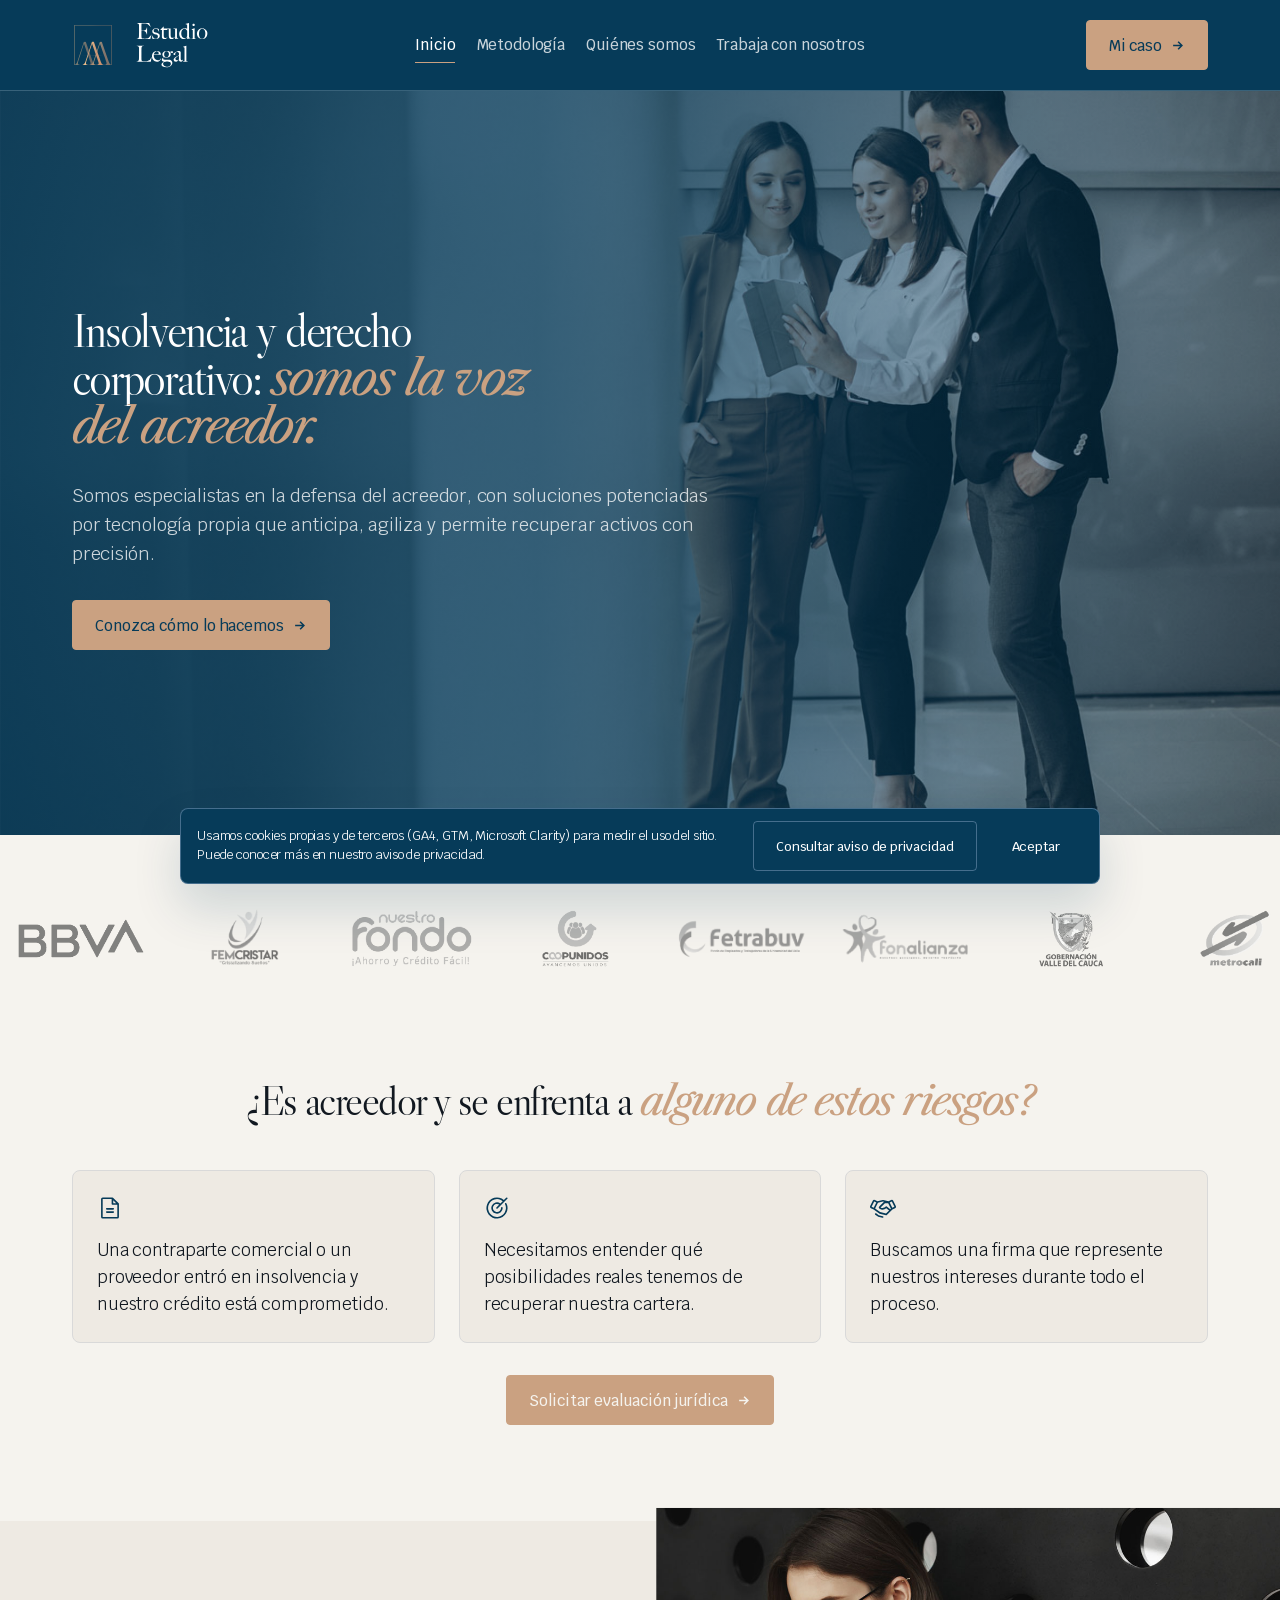
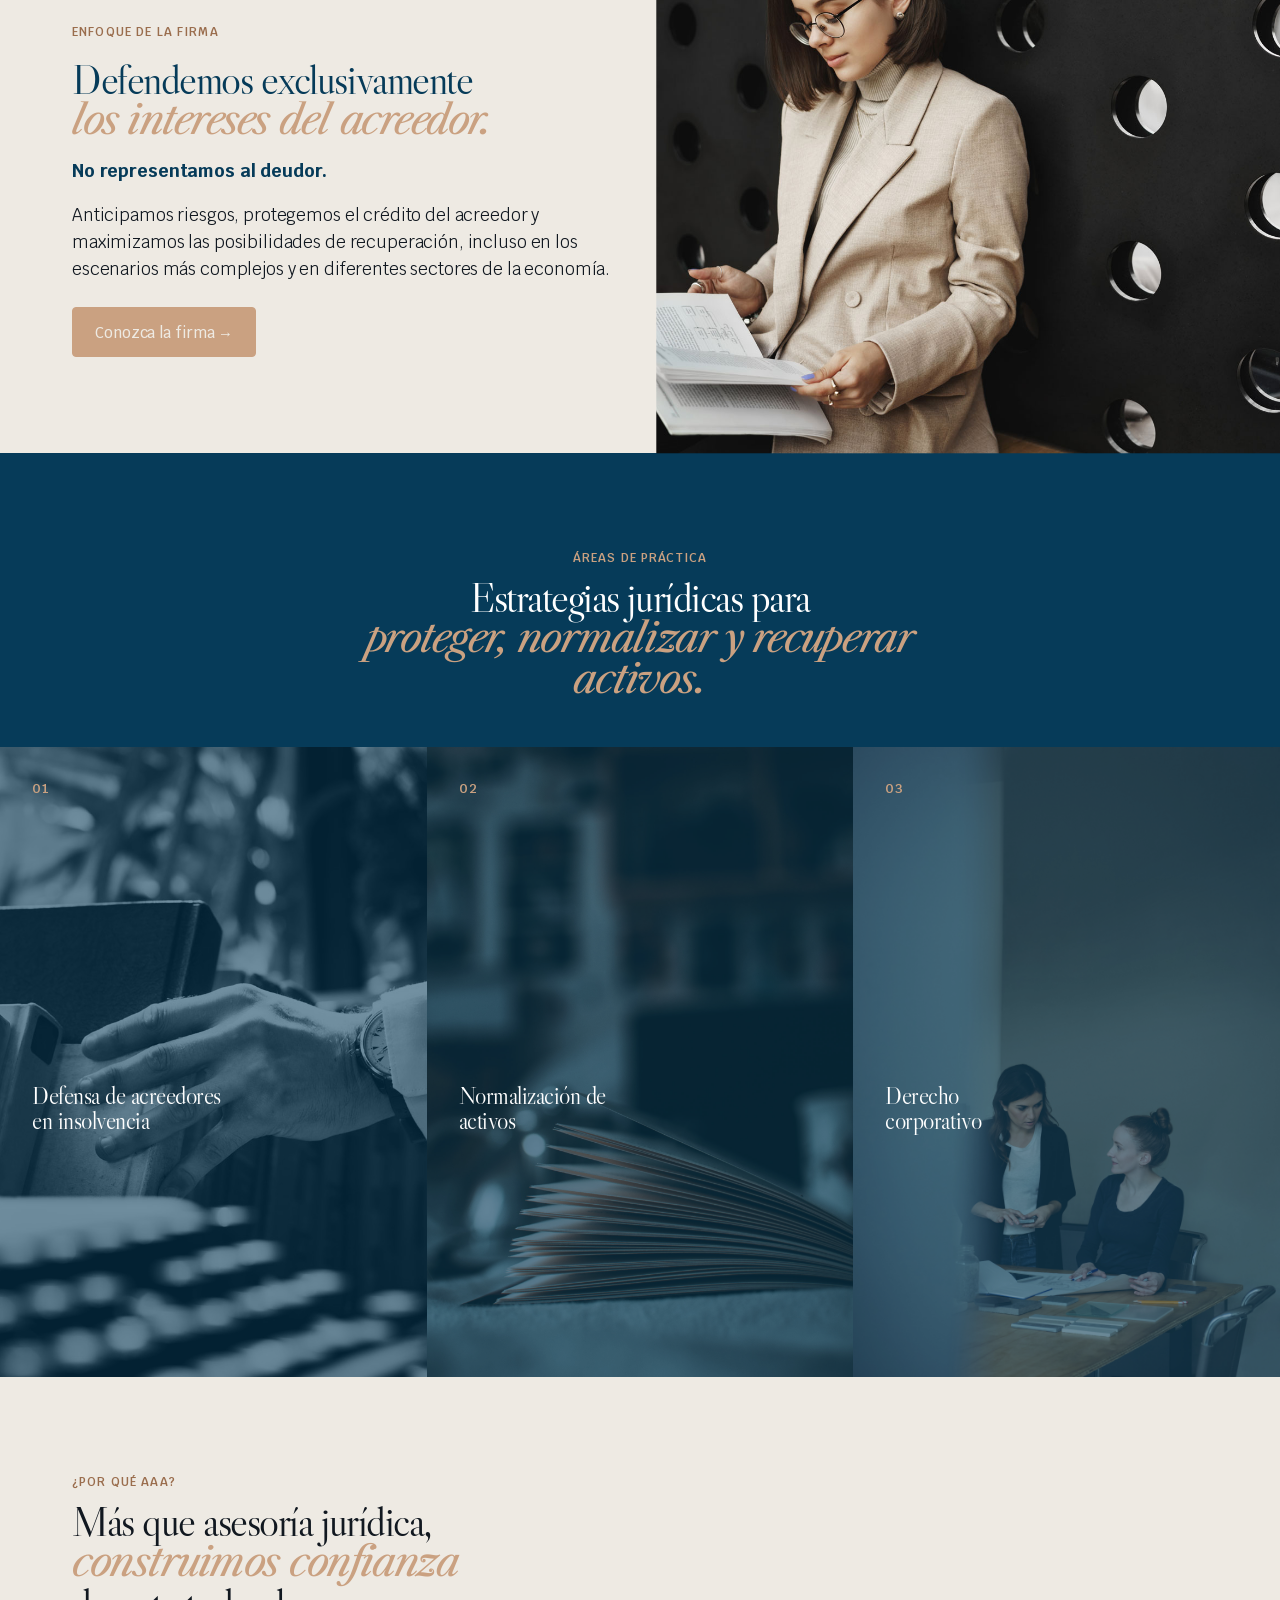
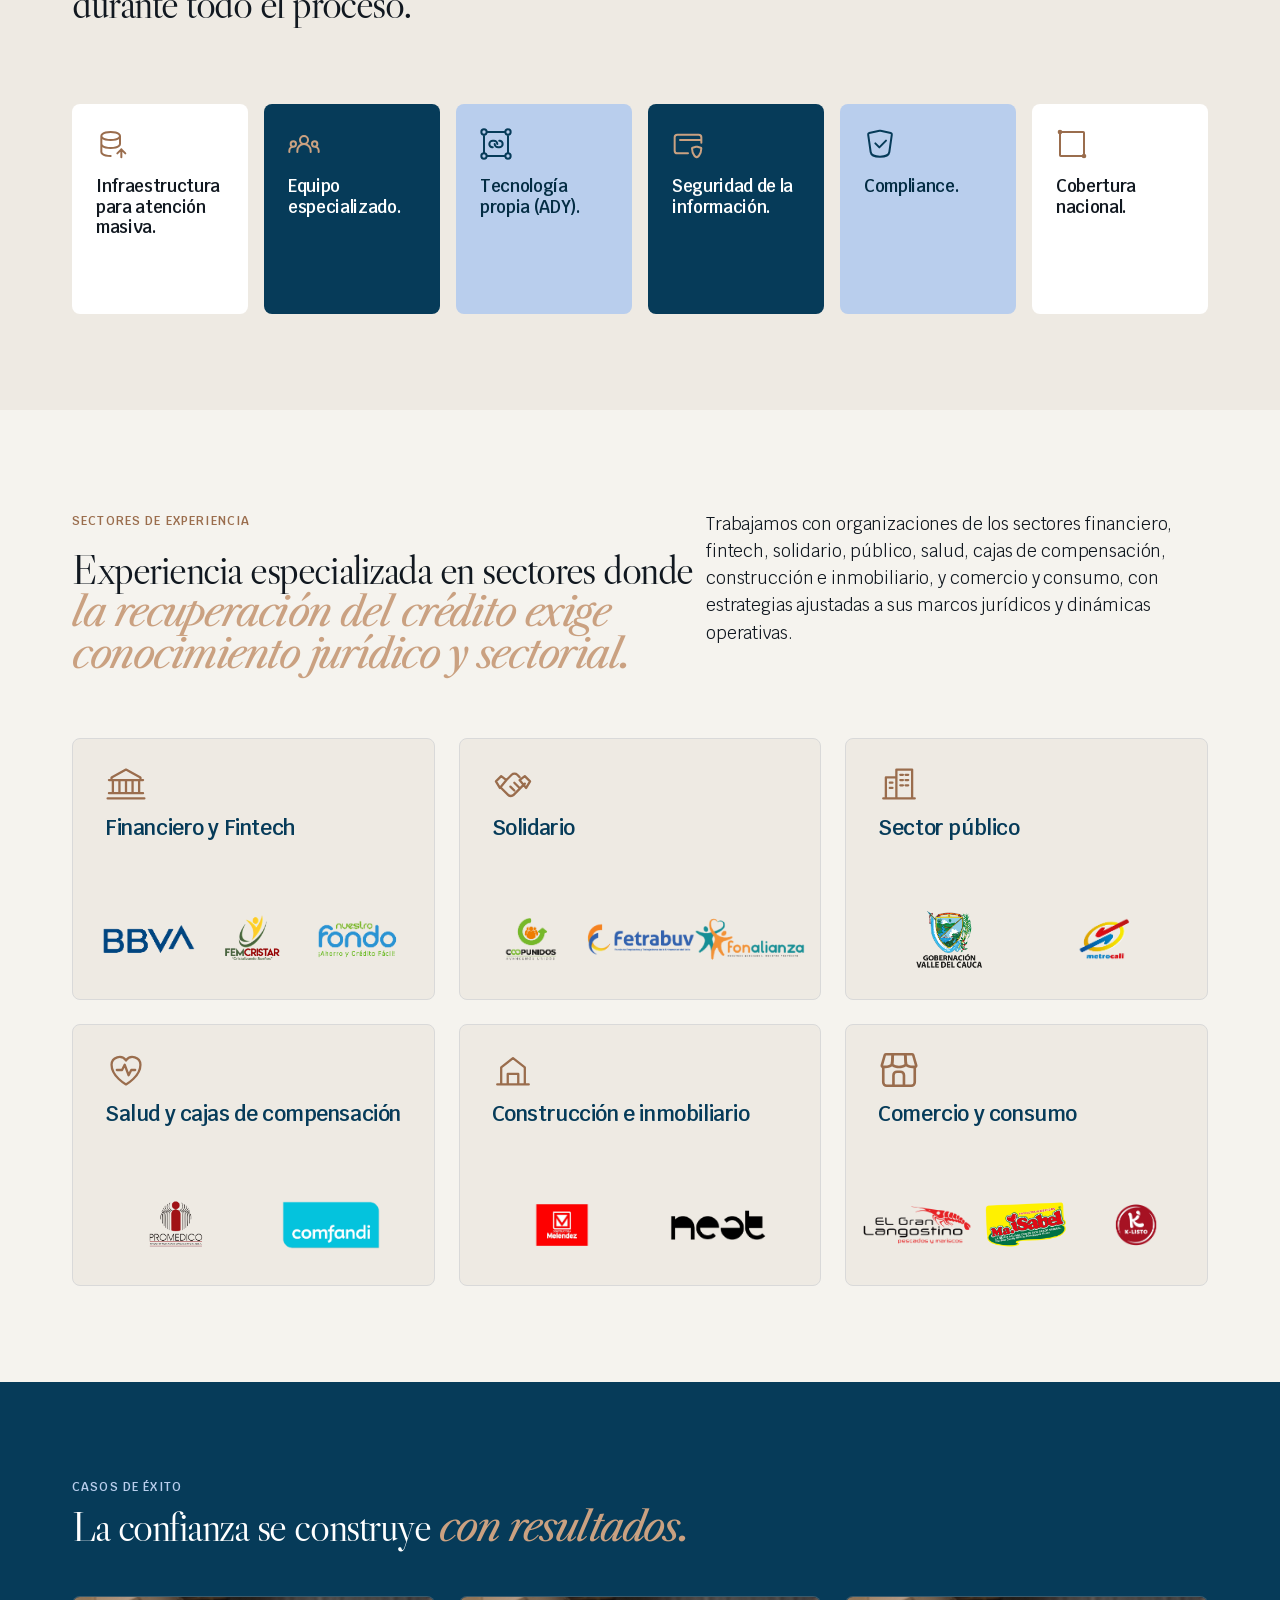
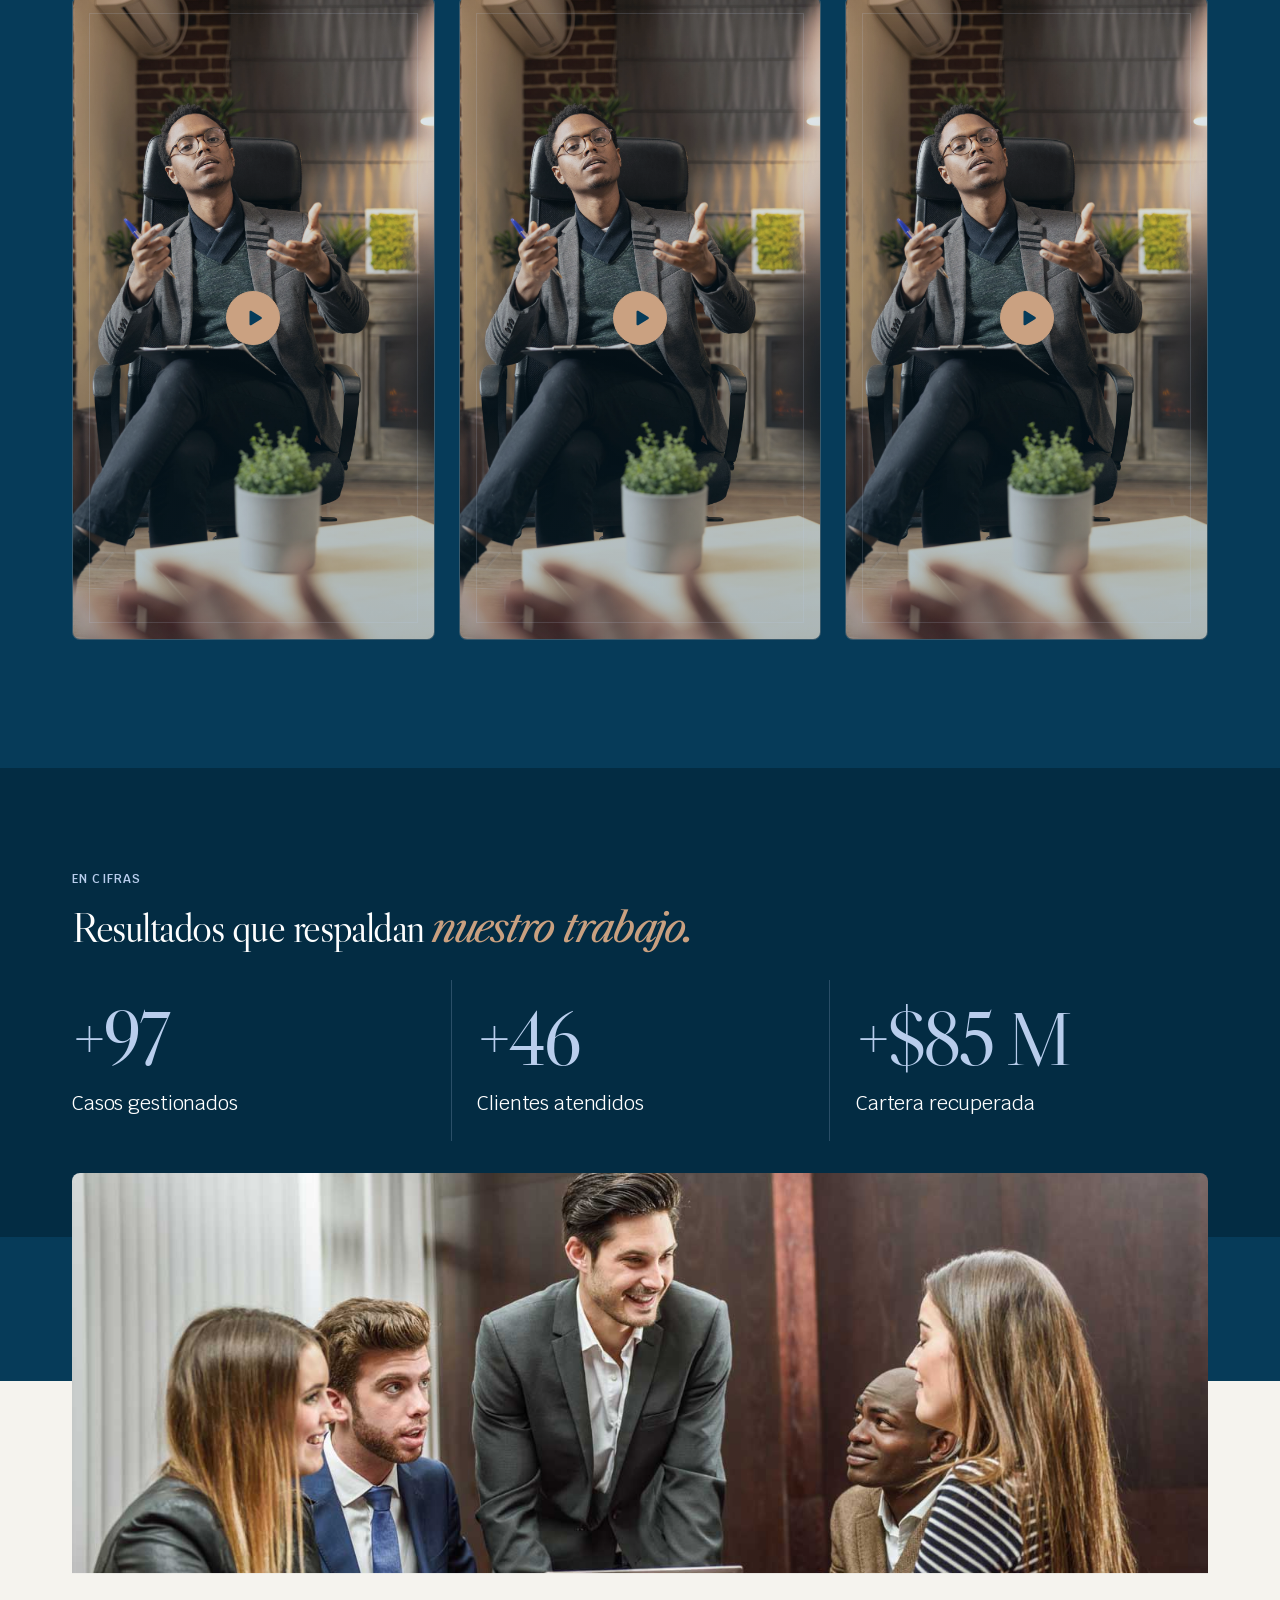
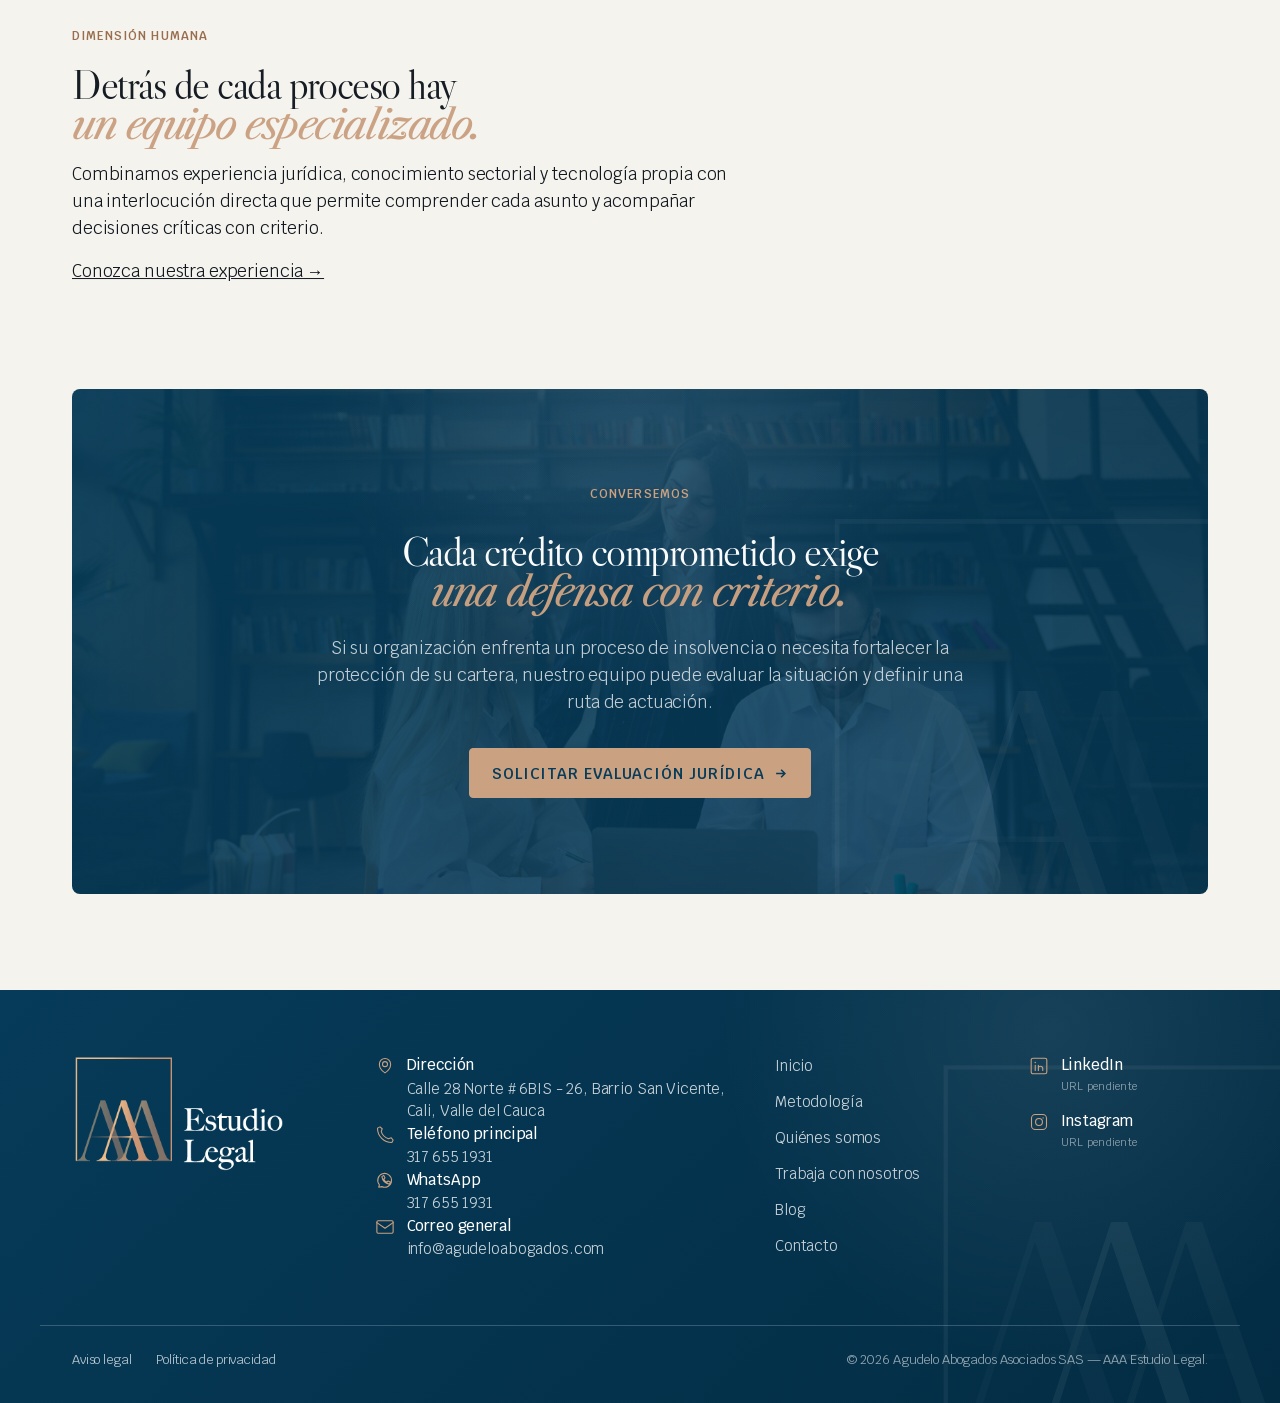
<file: prototype/index.html>
<!DOCTYPE html>
<html lang="es">
<head>
<meta charset="UTF-8">
<meta name="viewport" content="width=device-width, initial-scale=1">
<title>AAA Estudio Legal — Insolvencia y derecho corporativo, desde el ángulo del acreedor</title>
<meta name="description" content="Representamos exclusivamente a acreedores en procesos de insolvencia y asuntos corporativos, con conocimiento jurídico y tecnología propia para proteger y recuperar activos.">
<link rel="preconnect" href="https://fonts.googleapis.com">
<link rel="preconnect" href="https://fonts.gstatic.com" crossorigin>
<link href="https://fonts.googleapis.com/css2?family=Krub:wght@400;500;600;700&family=Libre+Caslon+Display&family=Libre+Caslon+Text:ital@1&display=swap" rel="stylesheet">
<link rel="stylesheet" href="css/tokens.css">
<link rel="stylesheet" href="css/base.css">
<link rel="stylesheet" href="css/components.css?v=20260831-menu-contact-layout">
</head>
<body class="home-page">

<a class="skip-link" href="#contenido">Saltar al contenido</a>

<!--
  Mapeo a bloques nativos de Gutenberg (futuro header.html del block theme):
  .site-header__inner  → wp:group (variación "píldora de navegación", estilo registrado en theme.json)
  .brand                → wp:site-title (o wp:site-logo si el cliente aporta isotipo)
  .nav / .nav__panel    → wp:navigation (el propio bloque ya resuelve colapso mobile — ver riesgo en README § 7)
  .site-header__actions → wp:buttons > wp:button (el CTA); "ES · EN" quedaría fuera de core,
                          vía el propio selector de idioma de Polylang, no un bloque nativo.
  El CSS de este componente solo estiliza estos contenedores externos — el marcado interno
  real que genera cada bloque de WordPress no se toca ni se depende de su estructura exacta.
-->
<header class="site-header site-header--global">
  <div class="container site-header__inner wp-block-group">
    <a class="brand wp-block-site-title" href="index.html" aria-label="AAA Estudio Legal — Inicio">
      <span class="brand__mark" aria-hidden="true">
        <img class="brand__isotype" src="assets/img/isotipo-AAA-legal.svg" width="200" height="200" alt="">
      </span>
      <span class="brand__wordmark" aria-hidden="true">
        <img class="brand__wordmark-light" src="assets/img/letras-blanco-logo-AAA-legal.svg" width="200" height="124" alt="">
        <img class="brand__wordmark-dark" src="assets/img/letras-logo-AAA-legal.svg" width="200" height="124" alt="">
      </span>
    </a>

    <details class="nav wp-block-navigation" open>
      <summary class="nav__toggle" aria-expanded="true">
        <svg class="nav__toggle-icon" viewBox="0 0 24 24" fill="none" stroke="currentColor" stroke-width="2" aria-hidden="true"><line x1="3" y1="6" x2="21" y2="6"/><line x1="3" y1="12" x2="21" y2="12"/><line x1="3" y1="18" x2="21" y2="18"/></svg>
        <span class="visually-hidden">Menú de navegación</span>
      </summary>
      <div class="nav__panel wp-block-navigation__container">
        <!-- D36 (2026-08-20): Servicios se etiqueta "Metodología" y Nuestro Equipo se
             etiqueta "Quiénes somos" (mismas páginas, solo cambia el texto del menú).
             Nuestra Experiencia y Contacto se quitan de esta lista — Contacto sigue
             accesible vía el botón destacado del header. Blog queda fuera del menú por
             ahora (oculto, no eliminado: noticias-analisis.html y sus artículos siguen
             existiendo, accesibles por URL directa).
             D72 (2026-08-21): "Trabaja con nosotros" pasa de ser un ancla dentro de
             Nuestro Equipo/Quiénes somos a su propia página real
             (trabaja-con-nosotros.html) — a pedido del Owner, se mueven ahí las
             secciones "Nuestro equipo" y "Postulación". -->
        <nav aria-label="Navegación principal">
          <ul>
            <li><a href="index.html" aria-current="page">Inicio</a></li>
            <li><a href="servicios.html">Metodología</a></li>
            <li><a href="nuestro-equipo.html">Quiénes somos</a></li>
            <li><a href="trabaja-con-nosotros.html">Trabaja con nosotros</a></li>
          </ul>
        </nav>
        <div class="nav__mobile-contact" aria-label="Contacto de AAA Estudio Legal">
          <p class="nav__mobile-contact-label">Contacto</p>
          <address>
            <span>Calle 28 Norte # 6BIS - 26<br>Barrio San Vicente, Cali</span>
            <a href="https://wa.link/g02tqj" target="_blank" rel="noopener noreferrer">+57 317 655 1931</a>
            <a href="mailto:info@agudeloabogados.com">info@agudeloabogados.com</a>
          </address>
          <a class="nav__mobile-contact-cta" href="captacion-b2b.html">Hablemos de su caso <span aria-hidden="true">→</span></a>
        </div>
      </div>
    </details>

    <div class="site-header__actions wp-block-buttons">
      <div class="wp-block-button">
        <a class="btn btn--primary btn--header wp-block-button__link" href="captacion-b2b.html">
          <span class="btn--header-label">Mi caso</span>
          <svg class="btn--icon" viewBox="0 0 24 24" fill="none" stroke="currentColor" stroke-width="2.5" aria-hidden="true"><path d="M5 12h14M13 6l6 6-6 6"/></svg>
        </a>
      </div>
    </div>
  </div>
</header>

<main id="contenido">

  <!-- 1. HERO — reconocimiento inmediato del problema -->
  <section class="hero-immersive section" data-surface="dark" data-motion="hero" aria-label="Presentación" style="padding-bottom: 0;">
    <div class="hero-shell">
      <div class="hero-shell__media">
        <!-- Fotografía de banco temporal para validar dirección visual; no es un activo final de AAA. -->
        <img class="hero-shell__img temp-home-photo temp-home-photo--hero" src="assets/img/temp-prototype-home-hero.jpg" alt="Imagen temporal de prototipo: tres profesionales revisando documentos" data-img-id="TEMP-HOME-HERO" data-asset-status="temporary-prototype" width="1500" height="1000" fetchpriority="high">
        <div class="hero-shell__scrim" aria-hidden="true"></div>
      </div>
      <div class="hero-shell__content">
        <h1 class="hero__title">Insolvencia y derecho corporativo: <span class="text-gradient">somos la voz del acreedor.</span></h1>
        <p>Somos especialistas en la defensa del acreedor, con soluciones potenciadas por tecnología propia que anticipa, agiliza y permite recuperar activos con precisión.</p>
        <div class="hero__actions">
          <!-- D43 (2026-08-20): se quita el botón secundario "Conozca cómo lo hacemos"
               (queda un solo CTA en el hero) y este botón pasa de navegar a
               captacion-b2b.html a hacer scroll directo a "Cómo intervenimos"
               (#servicios-home-heading) — a pedido del Owner.
               D44 (2026-08-20): el texto de este botón pasa de "Hablemos de su caso"
               a "Conozca cómo lo hacemos" (reutiliza el texto del botón retirado en
               D43) — a pedido del Owner. -->
          <a class="btn btn--primary" href="#servicios-home-heading">
            Conozca cómo lo hacemos
            <svg class="btn--icon" viewBox="0 0 24 24" fill="none" stroke="currentColor" stroke-width="2.5" aria-hidden="true"><path d="M5 12h14M13 6l6 6-6 6"/></svg>
          </a>
        </div>
      </div>
    </div>
  </section>

  <!-- Cinta de clientes: reutiliza exclusivamente los logos ya presentes en
       Sectores de experiencia. El segundo grupo es una copia visual para dar
       continuidad al recorrido; queda oculto a tecnologías de asistencia. -->
  <div class="home-logo-ribbon" role="region" aria-label="Clientes de AAA Estudio Legal">
    <p class="home-logo-ribbon__title">Empresas que ya confiaron</p>
    <div class="home-logo-ribbon__track">
      <div class="home-logo-ribbon__set">
        <span class="home-logo-ribbon__item"><img src="assets/img/logo-bbva.png" alt="BBVA"></span>
        <span class="home-logo-ribbon__item"><img src="assets/img/logo-femcristar.png" alt="Femcristar"></span>
        <span class="home-logo-ribbon__item"><img src="assets/img/logo-nuestro-fondo.png" alt="Nuestro Fondo"></span>
        <span class="home-logo-ribbon__item"><img src="assets/img/logo-coopunidos.png" alt="Coopunidos"></span>
        <span class="home-logo-ribbon__item"><img src="assets/img/logo-fetrabuv.png" alt="Fetrabuv"></span>
        <span class="home-logo-ribbon__item"><img src="assets/img/logo-fonalianza.png" alt="Fonalianza"></span>
        <span class="home-logo-ribbon__item"><img src="assets/img/logo-gobernacion-valle-del-cauca-ribbon.png" alt="Gobernación del Valle del Cauca"></span>
        <span class="home-logo-ribbon__item"><img src="assets/img/logo-metrocali.png" alt="MetroCali"></span>
        <span class="home-logo-ribbon__item"><img src="assets/img/logo-promedico.png" alt="Promédico"></span>
        <span class="home-logo-ribbon__item"><img src="assets/img/logo-comfandi.png" alt="Comfandi"></span>
        <span class="home-logo-ribbon__item"><img src="assets/img/logo-constructora-melendez-ribbon.jpeg" alt="Constructora Meléndez"></span>
        <span class="home-logo-ribbon__item"><img src="assets/img/logo-neat.png" alt="Neat"></span>
        <span class="home-logo-ribbon__item"><img src="assets/img/logo-elgranlangostino.png" alt="El Gran Langostino"></span>
        <span class="home-logo-ribbon__item"><img src="assets/img/logo-ma-isabel.png" alt="Ma. Isabel"></span>
        <span class="home-logo-ribbon__item"><img src="assets/img/logo-k-listo.png" alt="K-Listo"></span>
      </div>
      <div class="home-logo-ribbon__set" aria-hidden="true">
        <span class="home-logo-ribbon__item"><img src="assets/img/logo-bbva.png" alt=""></span>
        <span class="home-logo-ribbon__item"><img src="assets/img/logo-femcristar.png" alt=""></span>
        <span class="home-logo-ribbon__item"><img src="assets/img/logo-nuestro-fondo.png" alt=""></span>
        <span class="home-logo-ribbon__item"><img src="assets/img/logo-coopunidos.png" alt=""></span>
        <span class="home-logo-ribbon__item"><img src="assets/img/logo-fetrabuv.png" alt=""></span>
        <span class="home-logo-ribbon__item"><img src="assets/img/logo-fonalianza.png" alt=""></span>
        <span class="home-logo-ribbon__item"><img src="assets/img/logo-gobernacion-valle-del-cauca-ribbon.png" alt=""></span>
        <span class="home-logo-ribbon__item"><img src="assets/img/logo-metrocali.png" alt=""></span>
        <span class="home-logo-ribbon__item"><img src="assets/img/logo-promedico.png" alt=""></span>
        <span class="home-logo-ribbon__item"><img src="assets/img/logo-comfandi.png" alt=""></span>
        <span class="home-logo-ribbon__item"><img src="assets/img/logo-constructora-melendez-ribbon.jpeg" alt=""></span>
        <span class="home-logo-ribbon__item"><img src="assets/img/logo-neat.png" alt=""></span>
        <span class="home-logo-ribbon__item"><img src="assets/img/logo-elgranlangostino.png" alt=""></span>
        <span class="home-logo-ribbon__item"><img src="assets/img/logo-ma-isabel.png" alt=""></span>
        <span class="home-logo-ribbon__item"><img src="assets/img/logo-k-listo.png" alt=""></span>
      </div>
    </div>
  </div>

  <!-- 2. SITUACIONES — el usuario reconoce su problema -->
  <section class="section" data-surface="atmosphere" aria-labelledby="situaciones-heading">
    <div class="atmosphere" aria-hidden="true"><div class="atmosphere__halo" aria-hidden="true"></div></div>
    <div class="container">
      <div class="section-head section-head--split section-head--stacked" data-motion="section-title">
        <h2 id="situaciones-heading">¿Es acreedor y se enfrenta a <span class="section-title__emphasis">alguno de estos riesgos?</span></h2>
      </div>
      <div class="grid-2 grid-2--stretch situations-grid mobile-card-carousel" role="list" tabindex="0" aria-label="Situaciones frecuentes de nuestros clientes">
        <article class="surface-solid reveal" style="padding: var(--space-8); --stagger-index:0" role="listitem">
          <svg class="situation-icon" viewBox="0 0 256 256" aria-hidden="true"><path d="M213.66,82.34l-56-56A8,8,0,0,0,152,24H56A16,16,0,0,0,40,40V216a16,16,0,0,0,16,16H200a16,16,0,0,0,16-16V88A8,8,0,0,0,213.66,82.34ZM160,51.31,188.69,80H160ZM200,216H56V40h88V88a8,8,0,0,0,8,8h48V216Zm-32-80a8,8,0,0,1-8,8H96a8,8,0,0,1,0-16h64A8,8,0,0,1,168,136Zm0,32a8,8,0,0,1-8,8H96a8,8,0,0,1,0-16h64A8,8,0,0,1,168,168Z"/></svg>
          <p>Una contraparte comercial o un proveedor entró en insolvencia y nuestro crédito está comprometido.</p>
        </article>
        <article class="surface-solid reveal" style="padding: var(--space-8); --stagger-index:1" role="listitem">
          <svg class="situation-icon" viewBox="0 0 256 256" aria-hidden="true"><path d="M221.87,83.16A104.1,104.1,0,1,1,195.67,49l22.67-22.68a8,8,0,0,1,11.32,11.32l-96,96a8,8,0,0,1-11.32-11.32l27.72-27.72a40,40,0,1,0,17.87,31.09,8,8,0,1,1,16-.9,56,56,0,1,1-22.38-41.65L184.3,60.39a87.88,87.88,0,1,0,23.13,29.67,8,8,0,0,1,14.44-6.9Z"/></svg>
          <p>Necesitamos entender qué posibilidades reales tenemos de recuperar nuestra cartera.</p>
        </article>
        <article class="surface-solid reveal" style="padding: var(--space-8); --stagger-index:2" role="listitem">
          <svg class="situation-icon" viewBox="0 0 256 256" aria-hidden="true"><path d="M254.3,107.91,228.78,56.85a16,16,0,0,0-21.47-7.15L182.44,62.13,130.05,48.27a8.14,8.14,0,0,0-4.1,0L73.56,62.13,48.69,49.7a16,16,0,0,0-21.47,7.15L1.7,107.9a16,16,0,0,0,7.15,21.47l27,13.51,55.49,39.63a8.06,8.06,0,0,0,2.71,1.25l64,16a8,8,0,0,0,7.6-2.1l55.07-55.08,26.42-13.21a16,16,0,0,0,7.15-21.46Zm-54.89,33.37L165,113.72a8,8,0,0,0-10.68.61C136.51,132.27,116.66,130,104,122L147.24,80h31.81l27.21,54.41ZM41.53,64,62,74.22,36.43,125.27,16,115.06Zm116,119.13L99.42,168.61l-49.2-35.14,28-56L128,64.28l9.8,2.59-45,43.68-.08.09a16,16,0,0,0,2.72,24.81c20.56,13.13,45.37,11,64.91-5L188,152.66Zm62-57.87-25.52-51L214.47,64,240,115.06Zm-87.75,92.67a8,8,0,0,1-7.75,6.06,8.13,8.13,0,0,1-1.95-.24L80.41,213.33a7.89,7.89,0,0,1-2.71-1.25L51.35,193.26a8,8,0,0,1,9.3-13l25.11,17.94L126,208.24A8,8,0,0,1,131.82,217.94Z"/></svg>
          <p>Buscamos una firma que represente nuestros intereses durante todo el proceso.</p>
        </article>
      </div>
      <div class="situations-cta reveal">
        <a class="btn btn--primary" href="captacion-b2b.html">
          Solicitar evaluación jurídica
          <svg class="btn--icon" viewBox="0 0 24 24" fill="none" stroke="currentColor" stroke-width="2.5" aria-hidden="true"><path d="M5 12h14M13 6l6 6-6 6"/></svg>
        </a>
      </div>
    </div>
  </section>

  <!-- 3. QUÉ HACE AAA — definición inequívoca del posicionamiento -->
  <section class="section home-about-summary" data-surface="light" aria-labelledby="que-hacemos-heading">
    <div class="container grid-2 what-we-do-grid" data-motion="chapter">
      <div data-motion="section-title">
        <p class="eyebrow">Enfoque de la firma</p>
        <h2 id="que-hacemos-heading">Defendemos exclusivamente <span class="section-title__emphasis section-title__emphasis--block">los intereses del acreedor.</span></h2>
        <p class="home-about-summary__exclusion"><strong>No representamos al deudor.</strong></p>
        <p>Anticipamos riesgos, protegemos el crédito del acreedor y maximizamos las posibilidades de recuperación, incluso en los escenarios más complejos y en diferentes sectores de la economía.</p>
        <p class="home-about-summary__action"><a class="btn btn--primary" href="nuestro-equipo.html">Conozca la firma →</a></p>
      </div>
      <img class="what-we-do-visual temp-home-photo temp-home-photo--about" src="assets/img/temp-prototype-home-que-hace-aaa.jpg" alt="Imagen temporal de prototipo: profesional revisando documentos" data-motion-media data-img-id="TEMP-HOME-ABOUT" data-asset-status="temporary-prototype" width="1500" height="1000" loading="lazy" decoding="async">
    </div>
  </section>

  <!-- 4. CÓMO INTERVENIMOS — los tres macroservicios aprobados por D24 -->
  <section class="section" data-surface="light" aria-labelledby="servicios-home-heading">
    <div class="container">
      <div class="section-head section-head--split section-head--stacked" data-motion="section-title">
        <p class="eyebrow">Áreas de práctica</p>
        <h2 id="servicios-home-heading">Estrategias jurídicas para <span class="section-title__emphasis section-title__emphasis--block">proteger, normalizar y recuperar activos.</span></h2>
      </div>
      <div class="focus-mosaic" data-motion="service-panels" aria-labelledby="servicios-home-heading">
        <a class="surface-visual" style="--stagger-index:0" data-img-id="TEMP-HOME-SERVICE-CREDITORS" data-original-img-id="IMG-08" href="servicios.html#proceso-heading">
          <img class="media-placeholder temp-home-photo temp-home-photo--service-creditors" src="assets/img/temp-prototype-home-servicio-acreedores.jpg" alt="" data-asset-status="temporary-prototype" width="1500" height="1001" loading="lazy" decoding="async">
          <div class="surface-visual__caption">
            <span class="focus-card__index">01</span>
            <h3>Defensa de acreedores en insolvencia</h3>
            <p>Protegemos los derechos del acreedor durante procesos de insolvencia empresarial y de persona natural.</p>
          </div>
        </a>
        <a class="surface-visual" style="--stagger-index:1" data-img-id="TEMP-HOME-SERVICE-ASSETS" data-original-img-id="IMG-02" href="servicios.html#proceso-heading">
          <img class="media-placeholder temp-home-photo temp-home-photo--service-assets" src="assets/img/temp-prototype-home-servicio-normalizacion.jpg" alt="" data-asset-status="temporary-prototype" width="1500" height="2250" loading="lazy" decoding="async">
          <div class="surface-visual__caption">
            <span class="focus-card__index">02</span>
            <h3>Normalización de activos</h3>
            <p>Diseñamos estrategias jurídicas preventivas y reactivas para normalizar y recuperar activos.</p>
          </div>
        </a>
        <a class="surface-visual" style="--stagger-index:2" data-img-id="TEMP-HOME-SERVICE-CORPORATE" data-original-img-id="IMG-10" href="servicios.html#proceso-heading">
          <img class="media-placeholder temp-home-photo temp-home-photo--service-corporate" src="assets/img/temp-prototype-home-servicio-corporativo.jpg" alt="" data-asset-status="temporary-prototype" width="2000" height="2997" loading="lazy" decoding="async">
          <div class="surface-visual__caption">
            <span class="focus-card__index">03</span>
            <h3>Derecho<br>corporativo</h3>
            <p>Estructuramos decisiones jurídicas orientadas a proteger la continuidad y la estabilidad empresarial.</p>
          </div>
        </a>
      </div>
    </div>
  </section>

  <!-- 5. POR QUÉ AAA — razones concretas para confiar -->
  <section class="section" data-surface="atmosphere" aria-labelledby="confianza-heading">
    <div class="atmosphere" aria-hidden="true"><div class="atmosphere__halo" aria-hidden="true"></div></div>
    <div class="container">
      <div class="section-head section-head--split section-head--stacked" data-motion="section-title">
        <p class="eyebrow">¿Por qué AAA?</p>
        <h2 id="confianza-heading"><span class="section-title__line">Más que asesoría jurídica,</span><span class="section-title__emphasis section-title__emphasis--block">construimos confianza</span><span class="section-title__line">durante todo el proceso.</span></h2>
      </div>
      <!-- D51 (2026-08-20): reorden completo a pedido del Owner (izq→der: Infraestructura,
           Equipo, Tecnología, Seguridad, Compliance, Cobertura) — de 5 a 6 tarjetas.
           Se retira "Representación exclusiva del acreedor" (no estaba en la lista nueva)
           y su ícono (escudo + check) se reutiliza para la nueva tarjeta "Compliance" —
           el concepto de verificación/certificación encaja igual de bien ahí, y evita
           crear un ícono nuevo cuando uno existente ya sirve. La única tarjeta con ícono
           nuevo es "Infraestructura para atención masiva" (texto acordado con el Owner,
           ver PROJECT.md D51) — ícono de rack/servidores, ya que no había ninguno
           existente que representara infraestructura+capacidad de atención. -->
      <div class="focus-grid mobile-card-carousel why-carousel" id="why-aaa-carousel" data-why-carousel role="list" tabindex="0" aria-label="Razones para confiar en AAA Estudio Legal">
        <div class="surface-solid reveal" style="padding: var(--space-6); --stagger-index:0" role="listitem"><span class="focus-card__icon" aria-hidden="true"><svg viewBox="0 0 24 24" fill="none"><path d="M4 6V12C4 12 4 15 11 15C18 15 18 12 18 12V6M11 3C18 3 18 6 18 6C18 6 18 9 11 9C4 9 4 6 4 6C4 6 4 3 11 3ZM11 21C4 21 4 18 4 18V12M19 22V16M19 16L22 19M19 16L16 19"/></svg></span><h3>Infraestructura para atención masiva.</h3></div>
        <div class="surface-solid reveal" style="padding: var(--space-6); --stagger-index:1" role="listitem"><span class="focus-card__icon" aria-hidden="true"><svg viewBox="0 0 24 24" fill="none"><path d="M7 18V17C7 14.2386 9.23858 12 12 12C14.7614 12 17 14.2386 17 17V18M1 18V17C1 15.3431 2.34315 14 4 14M23 18V17C23 15.3431 21.6569 14 20 14M12 12C13.6569 12 15 10.6569 15 9C15 7.34315 13.6569 6 12 6C10.3431 6 9 7.34315 9 9C9 10.6569 10.3431 12 12 12ZM4 14C5.10457 14 6 13.1046 6 12C6 10.8954 5.10457 10 4 10C2.89543 10 2 10.8954 2 12C2 13.1046 2.89543 14 4 14ZM20 14C21.1046 14 22 13.1046 22 12C22 10.8954 21.1046 10 20 10C18.8954 10 18 10.8954 18 12C18 13.1046 18.8954 14 20 14Z"/></svg></span><h3>Equipo especializado.</h3></div>
        <div class="surface-solid reveal" style="padding: var(--space-6); --stagger-index:2" role="listitem"><span class="focus-card__icon" aria-hidden="true"><svg viewBox="0 0 24 24" fill="none"><path d="M3 23C1.89543 23 1 22.1046 1 21C1 19.8954 1.89543 19 3 19C4.10457 19 5 19.8954 5 21C5 22.1046 4.10457 23 3 23ZM21 23C19.8954 23 19 22.1046 19 21C19 19.8954 19.8954 19 21 19C22.1046 19 23 19.8954 23 21C23 22.1046 22.1046 23 21 23ZM3 5C1.89543 5 1 4.10457 1 3C1 1.89543 1.89543 1 3 1C4.10457 1 5 1.89543 5 3C5 4.10457 4.10457 5 3 5ZM21 5C19.8954 5 19 4.10457 19 3C19 1.89543 19.8954 1 21 1C22.1046 1 23 1.89543 23 3C23 4.10457 22.1046 5 21 5ZM13 12.0002C13 10.7536 11.8415 9.5 10.4285 9.5H9.5715C8.1515 9.5 7 10.6196 7 12.0002C7 13.1898 7.855 14.1853 9 14.438C9.18769 14.4793 9.37932 14.5001 9.5715 14.5M11 12.0003C11 13.2464 12.1585 14.5 13.5715 14.5H14.4285C15.8485 14.5 17 13.3809 17 12.0003C17 10.8102 16.145 9.81416 15 9.56203C14.8123 9.5207 14.6207 9.4999 14.4285 9.5M21 19V5M3 19V5M5 3H19M5 21H19"/></svg></span><h3>Tecnología propia (ADY).</h3></div>
        <div class="surface-solid reveal" style="padding: var(--space-6); --stagger-index:3" role="listitem"><span class="focus-card__icon" aria-hidden="true"><svg viewBox="0 0 24 24" fill="none"><path d="M22 9V7C22 5.89543 21.1046 5 20 5H4C2.89543 5 2 5.89543 2 7V17C2 18.1046 2.89543 19 4 19H12M22 9H6M22 9V11M18.9923 14.125L21.5477 14.774C21.8137 14.8416 22.0013 15.0833 21.9931 15.3576C21.8214 21.1159 18.5 22 18.5 22C18.5 22 15.1786 21.1159 15.0069 15.3576C14.9987 15.0833 15.1863 14.8416 15.4523 14.774L18.0077 14.125C18.3308 14.043 18.6692 14.043 18.9923 14.125Z"/></svg></span><h3>Seguridad de la información.</h3></div>
        <div class="surface-solid reveal" style="padding: var(--space-6); --stagger-index:4" role="listitem"><span class="focus-card__icon" aria-hidden="true"><svg viewBox="0 0 24 24" fill="none"><path d="M8.5 11.5L11.5 14.5L16.5 9.5M5 18L3.13036 4.91253C3.05646 4.39524 3.39389 3.91247 3.90398 3.79912L11.5661 2.09641C11.8519 2.03291 12.1481 2.03291 12.4339 2.09641L20.096 3.79912C20.6061 3.91247 20.9435 4.39524 20.8696 4.91252L19 18C18.9293 18.495 18.5 21.5 12 21.5C5.5 21.5 5.07071 18.495 5 18Z"/></svg></span><h3>Compliance.</h3></div>
        <div class="surface-solid reveal" style="padding: var(--space-6); --stagger-index:5" role="listitem"><span class="focus-card__icon" aria-hidden="true"><svg viewBox="0 0 24 24" fill="none"><path d="M3 20.4V3.6C3 3.26863 3.26863 3 3.6 3H20.4C20.7314 3 21 3.26863 21 3.6V20.4C21 20.7314 20.7314 21 20.4 21H3.6C3.26863 21 3 20.7314 3 20.4ZM3 4C3.55228 4 4 3.55228 4 3C4 2.44772 3.55228 2 3 2C2.44772 2 2 2.44772 2 3C2 3.55228 2.44772 4 3 4ZM21 22C21.5523 22 22 21.5523 22 21C22 20.4477 21.5523 20 21 20C20.4477 20 20 20.4477 20 21C20 21.5523 20.4477 22 21 22Z"/></svg></span><h3>Cobertura nacional.</h3></div>
      </div>
      <div class="why-carousel__controls" data-why-carousel-controls aria-label="Navegación del carrusel ¿Por qué AAA?">
        <p class="why-carousel__status" aria-live="polite"><span data-why-carousel-current>1</span> de <span data-why-carousel-total>3</span></p>
        <div class="why-carousel__actions">
          <button class="why-carousel__arrow" type="button" data-why-carousel-prev aria-controls="why-aaa-carousel" aria-label="Ver las dos razones anteriores" disabled>
            <svg viewBox="0 0 24 24" fill="none" stroke="currentColor" stroke-width="1.75" stroke-linecap="round" stroke-linejoin="round" aria-hidden="true"><path d="m15 18-6-6 6-6"/></svg>
          </button>
          <button class="why-carousel__arrow" type="button" data-why-carousel-next aria-controls="why-aaa-carousel" aria-label="Ver las dos razones siguientes">
            <svg viewBox="0 0 24 24" fill="none" stroke="currentColor" stroke-width="1.75" stroke-linecap="round" stroke-linejoin="round" aria-hidden="true"><path d="m9 18 6-6-6-6"/></svg>
          </button>
        </div>
      </div>
    </div>
  </section>

  <!-- 6. SECTORES — experiencia multisectorial, sin lectura geográfica. Reubicada
       antes de Casos de éxito (D35, 2026-08-20, pedido del Owner). -->
  <section class="section sector-experience" data-surface="light" aria-labelledby="sectores-heading">
    <div class="container sector-experience__header" data-motion="section-title">
      <div>
        <p class="eyebrow">Sectores de experiencia</p>
        <h2 id="sectores-heading">Experiencia especializada en sectores donde <span class="section-title__emphasis">la recuperación del crédito exige conocimiento jurídico y sectorial.</span></h2>
      </div>
      <div class="sector-experience__intro">
        <p>Trabajamos con organizaciones de los sectores financiero, fintech, solidario, público, salud, cajas de compensación, construcción e inmobiliario, y comercio y consumo, con estrategias ajustadas a sus marcos jurídicos y dinámicas operativas.</p>
      </div>
    </div>

    <!-- D38 (2026-08-20): rediseño a pedido del Owner — cada sector muestra, en la
         misma caja, el ícono/nombre y los logos de los clientes de ese sector (antes
         eran dos filas de "marquee" con solo ícono+nombre, sin logos). Grilla estática
         de 6 tarjetas (mismo patrón responsive que `.focus-grid`: 3 columnas → 2 → 1),
         reemplaza el desplazamiento continuo — con contenido más denso por tarjeta
         (ícono+nombre+logos), un marquee en movimiento habría sido más difícil de leer.
         D39 (2026-08-20): envuelta en `.container` (antes era hijo directo de
         `<section>`, por eso se extendía hasta el borde total de la página en vez de
         respetar el margen — bug reportado por el Owner). También se agrega
         `mobile-card-carousel` para que en móvil use el mismo slide horizontal que
         Situaciones y Casos de éxito, en vez de apilarse en una sola columna.
         D58 (2026-08-21): reemplaza los placeholders de D56 ("Logo 01"/"Logo 02" +
         marca abstracta) por los logos reales de clientes actuales de AAA, ahora que
         el Owner los aportó. Mapeo sector↔cliente confirmado por el Owner para BBVA,
         Comfandi, Coopunidos, Fetrabuv, Fonalianza, Promédico, Gobernación del Valle
         del Cauca y MetroCali; para Femcristar (fondo de empleados → Solidario),
         Nuestro Fondo, Neat, K-Listo, Ma. Isabel, El Gran Langostino y Constructora
         Meléndez el Owner delegó la ubicación final a nuestro criterio, forzándolos
         inicialmente dentro de los 6 sectores existentes.
         D62 (2026-08-21): el Owner vio el resultado de D58 en vivo y señaló que esa
         distribución forzada no quedó bien — 5 de esos logos (Constructora Meléndez,
         Neat, El Gran Langostino, Ma. Isabel, K-Listo) no son bancos/fintech/fondos de
         empleados/entidades públicas/salud/cajas de compensación, y se notaba. Se
         confirmó con AskUserQuestion cómo agruparlos: el Owner eligió crear 2 sectores
         nuevos por afinidad temática en vez de seguir forzándolos en los 6 existentes
         o juntarlos todos en un solo bloque genérico — "Construcción e inmobiliario"
         (Constructora Meléndez, Neat) y "Comercio y consumo" (El Gran Langostino, Ma.
         Isabel, K-Listo). Nuestro Fondo se queda en Fintech (ahorro y crédito sí encaja
         ahí). El sitio pasa de 6 a 8 sectores; el párrafo de intro de esta sección se
         actualiza para nombrar los 8.
         D63 (2026-08-21): Femcristar pasa de Solidario a Financiero — pedido directo
         del Owner, sin pregunta previa (a diferencia de D58/D62, aquí no delegó el
         criterio, dio la instrucción exacta). Solidario queda con 3 logos
         (Coopunidos, Fetrabuv, Fonalianza); Financiero pasa a 2 (BBVA, Femcristar).
         D79 (2026-08-21): el cliente pidió (vía el Owner) fusionar Financiero+Fintech
         en una sola tarjeta y Salud+Cajas de compensación en otra, para volver a 6
         tarjetas en vez de 8 — se conservan los íconos de Financiero y de Salud
         (se retiran los de Fintech y Cajas de compensación) y los logos de ambos
         sectores fusionados quedan juntos en la misma tarjeta. Sector público,
         Solidario, Construcción e inmobiliario y Comercio y consumo no se tocan. -->
    <div class="container">
    <div class="sector-grid mobile-card-carousel reveal" role="list" tabindex="0" aria-label="Sectores de experiencia de AAA Estudio Legal">
      <article class="sector-card" role="listitem">
        <div class="sector-card__header">
          <svg class="sector-card__icon" viewBox="0 0 256 256" fill="none" stroke="currentColor" stroke-width="14" stroke-linecap="round" stroke-linejoin="round" aria-hidden="true"><path d="M24 104h208M40 104V88l88-48 88 48v16M48 104v80M88 104v80M128 104v80M168 104v80M208 104v80M24 184h208M16 216h224"/></svg>
          <span class="sector-card__name">Financiero y Fintech</span>
        </div>
        <div class="sector-card__logos" aria-label="Logos de clientes de AAA Estudio Legal de los sectores Financiero y Fintech">
          <span class="sector-card__logo"><img src="assets/img/logo-bbva.png" alt="Logo de BBVA" loading="lazy"></span>
          <span class="sector-card__logo"><img src="assets/img/logo-femcristar.png" alt="Logo de Femcristar" loading="lazy"></span>
          <span class="sector-card__logo"><img src="assets/img/logo-nuestro-fondo.png" alt="Logo de Nuestro Fondo" loading="lazy"></span>
        </div>
      </article>
      <article class="sector-card" role="listitem">
        <div class="sector-card__header">
          <svg class="sector-card__icon" viewBox="0 0 256 256" fill="none" stroke="currentColor" stroke-width="14" stroke-linecap="round" stroke-linejoin="round" aria-hidden="true"><path d="m88 104 32-32a24 24 0 0 1 34 0l14 14M56 152l42 42a24 24 0 0 0 34 0l68-68M24 112l32-32 32 24-40 48ZM232 112l-32-32-32 24 40 48Z"/><path d="m112 144 24 24M136 120l32 32"/></svg>
          <span class="sector-card__name">Solidario</span>
        </div>
        <div class="sector-card__logos sector-card__logos--spaced" aria-label="Logos de clientes de AAA Estudio Legal del sector Solidario">
          <span class="sector-card__logo"><img src="assets/img/logo-coopunidos.png" alt="Logo de Coopunidos" loading="lazy"></span>
          <span class="sector-card__logo"><img src="assets/img/logo-fetrabuv.png" alt="Logo de Fetrabuv" loading="lazy"></span>
          <span class="sector-card__logo"><img src="assets/img/logo-fonalianza.png" alt="Logo de Fonalianza" loading="lazy"></span>
        </div>
      </article>
      <article class="sector-card" role="listitem">
        <div class="sector-card__header">
          <svg class="sector-card__icon" viewBox="0 0 256 256" fill="none" stroke="currentColor" stroke-width="14" stroke-linecap="round" stroke-linejoin="round" aria-hidden="true"><path d="M32 216h192M48 216V88h64v128M112 216V40h96v176M72 120h16M72 152h16M136 72h16M168 72h16M136 104h16M168 104h16M136 136h16M168 136h16"/></svg>
          <span class="sector-card__name">Sector público</span>
        </div>
        <div class="sector-card__logos" aria-label="Logos de clientes de AAA Estudio Legal del Sector público">
          <span class="sector-card__logo"><img src="assets/img/logo-gobernacion-valle-del-cauca-ribbon.png" alt="Logo de la Gobernación del Valle del Cauca" loading="lazy"></span>
          <span class="sector-card__logo"><img src="assets/img/logo-metrocali.png" alt="Logo de MetroCali" loading="lazy"></span>
        </div>
      </article>
      <article class="sector-card" role="listitem">
        <div class="sector-card__header">
          <svg class="sector-card__icon" viewBox="0 0 256 256" fill="none" stroke="currentColor" stroke-width="14" stroke-linecap="round" stroke-linejoin="round" aria-hidden="true"><path d="M128 216S40 168 40 96a48 48 0 0 1 88-26 48 48 0 0 1 88 26c0 72-88 120-88 120Z"/><path d="M72 128h32l16-32 24 64 16-32h24"/></svg>
          <span class="sector-card__name">Salud y cajas de compensación</span>
        </div>
        <div class="sector-card__logos" aria-label="Logos de clientes de AAA Estudio Legal de los sectores Salud y Cajas de compensación">
          <span class="sector-card__logo"><img src="assets/img/logo-promedico.png" alt="Logo de Promédico" loading="lazy"></span>
          <span class="sector-card__logo"><img src="assets/img/logo-comfandi.png" alt="Logo de Comfandi" loading="lazy"></span>
        </div>
      </article>
      <article class="sector-card" role="listitem">
        <div class="sector-card__header">
          <svg class="sector-card__icon" viewBox="0 0 256 256" fill="none" stroke="currentColor" stroke-width="14" stroke-linecap="round" stroke-linejoin="round" aria-hidden="true"><path d="M32 216h192M56 216V112L128 56l72 56v104M96 216v-64h64v64"/></svg>
          <span class="sector-card__name">Construcción e inmobiliario</span>
        </div>
        <div class="sector-card__logos" aria-label="Logos de clientes de AAA Estudio Legal del sector Construcción e inmobiliario">
          <span class="sector-card__logo"><img src="assets/img/logo-constructora-melendez.png" alt="Logo de Constructora Meléndez" loading="lazy"></span>
          <span class="sector-card__logo"><img src="assets/img/logo-neat.png" alt="Logo de Neat" loading="lazy"></span>
        </div>
      </article>
      <article class="sector-card" role="listitem">
        <div class="sector-card__header">
          <svg class="sector-card__icon" viewBox="0 0 24 24" fill="none" stroke="currentColor" stroke-width="1.5" aria-hidden="true"><path d="M3 10V19C3 20.1046 3.89543 21 5 21H19C20.1046 21 21 20.1046 21 19V10"/><path d="M14.8333 21V15C14.8333 13.8954 13.9379 13 12.8333 13H10.8333C9.72874 13 8.83331 13.8954 8.83331 15V21" stroke-miterlimit="16"/><path d="M21.8183 9.36418L20.1243 3.43517C20.0507 3.17759 19.8153 3 19.5474 3H15.5L15.9753 8.70377C15.9909 8.89043 16.0923 9.05904 16.2532 9.15495C16.6425 9.38698 17.4052 9.81699 18 10C19.0158 10.3125 20.5008 10.1998 21.3465 10.0958C21.6982 10.0526 21.9157 9.7049 21.8183 9.36418Z"/><path d="M14 10C14.5675 9.82538 15.2879 9.42589 15.6909 9.18807C15.8828 9.07486 15.9884 8.86103 15.9699 8.63904L15.5 3H8.5L8.03008 8.63904C8.01158 8.86103 8.11723 9.07486 8.30906 9.18807C8.71207 9.42589 9.4325 9.82538 10 10C11.493 10.4594 12.507 10.4594 14 10Z"/><path d="M3.87567 3.43517L2.18166 9.36418C2.08431 9.7049 2.3018 10.0526 2.6535 10.0958C3.49916 10.1998 4.98424 10.3125 6 10C6.59477 9.81699 7.35751 9.38698 7.74678 9.15495C7.90767 9.05904 8.00913 8.89043 8.02469 8.70377L8.5 3H4.45258C4.18469 3 3.94926 3.17759 3.87567 3.43517Z"/></svg>
          <span class="sector-card__name">Comercio y consumo</span>
        </div>
        <div class="sector-card__logos sector-card__logos--spaced" aria-label="Logos de clientes de AAA Estudio Legal del sector Comercio y consumo">
          <span class="sector-card__logo"><img src="assets/img/logo-elgranlangostino.png" alt="Logo de El Gran Langostino" loading="lazy"></span>
          <span class="sector-card__logo"><img src="assets/img/logo-ma-isabel.png" alt="Logo de Ma. Isabel" loading="lazy"></span>
          <span class="sector-card__logo"><img src="assets/img/logo-k-listo.png" alt="Logo de K-Listo" loading="lazy"></span>
        </div>
      </article>
    </div>
    </div>
  </section>

  <!-- 7. CASOS DE ÉXITO — estructura real, contenido pendiente del cliente. Reubicada
       después de Sectores (D35, 2026-08-20, pedido del Owner). -->
  <section class="section" data-surface="dark" aria-labelledby="casos-heading">
    <div class="container">
      <div class="section-head section-head--split section-head--stacked" data-motion="section-title">
        <p class="eyebrow">Casos de éxito</p>
        <h2 id="casos-heading">La confianza se construye <span class="section-title__emphasis">con resultados.</span></h2>
      </div>
      <div class="case-video-grid mobile-card-carousel" role="list" tabindex="0" aria-label="Casos de éxito audiovisuales pendientes de contenido">
        <article class="case-video reveal" style="--stagger-index:0" role="listitem">
          <div class="case-video__frame">
            <img class="case-video__preview temp-home-photo" src="assets/img/temp-prototype-home-case-preview.jpg" alt="" data-asset-status="temporary-prototype" width="1500" height="2250" loading="lazy" decoding="async">
            <button class="case-video__play" type="button" disabled aria-label="Caso 1: video pendiente de entrega por el cliente">
              <svg viewBox="0 0 256 256" aria-hidden="true"><path d="M240,128a15.74,15.74,0,0,1-7.9,13.66l-144,88A16,16,0,0,1,64,216V40A16,16,0,0,1,88.1,26.34l144,88A15.74,15.74,0,0,1,240,128Z"/></svg>
            </button>
          </div>
        </article>
        <article class="case-video reveal" style="--stagger-index:1" role="listitem">
          <div class="case-video__frame">
            <img class="case-video__preview temp-home-photo" src="assets/img/temp-prototype-home-case-preview.jpg" alt="" data-asset-status="temporary-prototype" width="1500" height="2250" loading="lazy" decoding="async">
            <button class="case-video__play" type="button" disabled aria-label="Caso 2: video pendiente de entrega por el cliente">
              <svg viewBox="0 0 256 256" aria-hidden="true"><path d="M240,128a15.74,15.74,0,0,1-7.9,13.66l-144,88A16,16,0,0,1,64,216V40A16,16,0,0,1,88.1,26.34l144,88A15.74,15.74,0,0,1,240,128Z"/></svg>
            </button>
          </div>
        </article>
        <article class="case-video reveal" style="--stagger-index:2" role="listitem">
          <div class="case-video__frame">
            <img class="case-video__preview temp-home-photo" src="assets/img/temp-prototype-home-case-preview.jpg" alt="" data-asset-status="temporary-prototype" width="1500" height="2250" loading="lazy" decoding="async">
            <button class="case-video__play" type="button" disabled aria-label="Caso 3: video pendiente de entrega por el cliente">
              <svg viewBox="0 0 256 256" aria-hidden="true"><path d="M240,128a15.74,15.74,0,0,1-7.9,13.66l-144,88A16,16,0,0,1,64,216V40A16,16,0,0,1,88.1,26.34l144,88A15.74,15.74,0,0,1,240,128Z"/></svg>
            </button>
          </div>
        </article>
      </div>
    </div>
  </section>

  <!-- 6b. CIFRAS — contador animado (D41, 2026-08-20), a pedido del Owner, con la
       referencia visual del sitio "Meléndez" (solo el efecto de conteo ascendente —
       los números de esa referencia son de otra empresa y no se copian). AAA no tiene
       todavía cifras propias aprobadas para casos gestionados / clientes / cartera
       recuperada, así que los tres valores son placeholders. El mecanismo de conteo
       (`data-count-to`, ver js/home-motion.js) ya queda listo: cuando el Owner entregue las
       cifras reales, basta reemplazar `data-count-to`/el texto para que la animación
       funcione igual sobre el dato real.
       Los tres valores siguen siendo de ejemplo, sin dato real aprobado — ver
       Decisiones. La presentación actual elimina iconos y contenedores individuales
       para tratar las métricas como una declaración editorial abierta. -->
  <section class="section stats-counter stats-counter--editorial" data-surface="dark" data-motion="stats" aria-labelledby="cifras-heading">
    <div class="container">
      <div class="section-head" data-motion="section-title">
        <p class="eyebrow">En cifras</p>
        <h2 id="cifras-heading">Resultados que respaldan <span class="section-title__emphasis">nuestro trabajo.</span></h2>
      </div>
      <div class="stats-grid" role="list" aria-label="Cifras de AAA Estudio Legal">
        <div class="stat-card" role="listitem">
          <p class="stat-card__number" data-count-to="100" data-count-prefix="+">+100</p>
          <p class="stat-card__label">Casos gestionados</p>
        </div>
        <div class="stat-card" role="listitem">
          <p class="stat-card__number" data-count-to="50" data-count-prefix="+">+50</p>
          <p class="stat-card__label">Clientes atendidos</p>
        </div>
        <div class="stat-card" role="listitem">
          <p class="stat-card__number" data-count-to="100" data-count-prefix="+$" data-count-suffix=" M">+$100 M</p>
          <p class="stat-card__label">Cartera recuperada</p>
        </div>
      </div>
    </div>
  </section>

  <!-- 8. EQUIPO — una imagen potente, texto breve y CTA; sin perfiles inventados -->
  <section class="section" aria-labelledby="equipo-heading">
    <div class="container">
      <div class="people-card">
        <div class="grid-2 people-intro" data-motion="chapter">
          <img class="media-placeholder people-intro__media temp-home-photo temp-home-photo--people" src="assets/img/temp-prototype-home-dimension-humana.jpg" alt="Imagen temporal de prototipo: grupo de profesionales conversando en una reunión" data-motion-media data-img-id="TEMP-HOME-PEOPLE" data-asset-status="temporary-prototype" width="1500" height="1001" loading="lazy" decoding="async">
          <div class="people-intro__copy" data-motion="section-title">
            <p class="eyebrow">Dimensión humana</p>
            <h2 id="equipo-heading">Detrás de cada proceso hay <span class="section-title__emphasis section-title__emphasis--block">un equipo especializado.</span></h2>
            <p>Combinamos experiencia jurídica, conocimiento sectorial y tecnología propia con una interlocución directa que permite comprender cada asunto y acompañar decisiones críticas con criterio.</p>
            <p><a href="nuestro-equipo.html">Conozca nuestra experiencia →</a></p>
          </div>
        </div>
      </div>
    </div>
  </section>

  <!-- 9. CIERRE — contacto. Variante editorial exclusiva de Home: un único panel
       institucional, sin modificar el componente compartido ni el footer global. -->
  <section class="section" data-surface="atmosphere" aria-labelledby="cierre-heading">
    <div class="atmosphere" aria-hidden="true"><div class="atmosphere__halo" aria-hidden="true"></div></div>
    <div class="container">
      <div class="home-closing-cta home-closing-cta--temp-photo" data-asset-status="temporary-prototype">
        <img class="home-closing-cta__pattern" src="assets/img/isotipo-AAA-legal.svg" width="200" height="200" alt="" aria-hidden="true">
        <div class="home-closing-cta__content" data-motion="section-title">
          <p class="eyebrow">Conversemos</p>
          <h2 id="cierre-heading">Cada crédito comprometido exige <span class="section-title__emphasis section-title__emphasis--block">una defensa con criterio.</span></h2>
          <p class="home-closing-cta__text">Si su organización enfrenta un proceso de insolvencia o necesita fortalecer la protección de su cartera, nuestro equipo puede evaluar la situación y definir una ruta de actuación.</p>
          <a class="btn home-closing-cta__button" href="captacion-b2b.html">
            Solicitar evaluación jurídica
            <svg class="btn--icon" viewBox="0 0 24 24" fill="none" stroke="currentColor" stroke-width="2.5" aria-hidden="true"><path d="M5 12h14M13 6l6 6-6 6"/></svg>
          </a>
        </div>
      </div>
    </div>
  </section>

</main>

<!-- D67 (2026-08-21): se agrega la columna "Sitio" (rescatada del footer simple que
     ya tenían las 6 páginas interiores, ver `.footer-grid`/`.footer-links` en este
     mismo archivo CSS) entre Contacto y Redes sociales — footer pasa de 3 a 4
     columnas. Nombres actualizados a la nomenclatura vigente del menú (D36):
     "Servicios"→"Metodología", "Nuestro Equipo"→"Quiénes somos"; se agrega "Trabaja
     con nosotros" (4º ítem del menú de header) y se quita "Nuestra Experiencia" (no
     es una página real, redirige al stub proximamente.html); Blog y Contacto se
     mantienen porque no están en el menú de header pero sí son páginas reales.
     El footer entero (antes exclusivo de Home vía `.home-page`) pasa a
     `.site-footer--global`, mismo patrón que `.site-header--global` de D55, para
     replicarse idéntico en las 7 páginas reales. -->
<footer class="site-footer site-footer--global" id="contacto-footer">
  <img class="home-footer__pattern" src="assets/img/isotipo-AAA-legal.svg" width="200" height="200" alt="" aria-hidden="true">

  <div class="container home-footer__grid">
    <div class="home-footer__brand-block">
      <a class="home-footer__logo" href="index.html" aria-label="AAA Estudio Legal — Inicio">
        <img src="assets/img/logo-completo-AAA-legal-blanco.png" width="317" height="168" alt="AAA Estudio Legal">
      </a>
    </div>

    <section class="home-footer__section home-footer__contact" aria-label="Información de contacto">
      <address class="home-footer__contact-list">
        <div class="home-footer__contact-item">
          <svg class="home-footer__icon" viewBox="0 0 256 256" fill="none" stroke="currentColor" stroke-width="14" stroke-linecap="round" stroke-linejoin="round" aria-hidden="true"><circle cx="128" cy="104" r="32"/><path d="M200 104c0 64-72 112-72 112S56 168 56 104a72 72 0 0 1 144 0Z"/></svg>
          <span><strong>Dirección</strong>Calle 28 Norte # 6BIS - 26, Barrio San Vicente, Cali, Valle del Cauca</span>
        </div>
        <a class="home-footer__contact-item" href="tel:+573176551931">
          <svg class="home-footer__icon" viewBox="0 0 256 256" fill="none" stroke="currentColor" stroke-width="14" stroke-linecap="round" stroke-linejoin="round" aria-hidden="true"><path d="M92 48 64 24 32 40c0 101.6 82.4 184 184 184l16-32-24-28-36 12a144 144 0 0 1-92-92Z"/></svg>
          <span><strong>Teléfono principal</strong>317 655 1931</span>
        </a>
        <a class="home-footer__contact-item" href="https://wa.link/g02tqj" target="_blank" rel="noopener noreferrer">
          <svg class="home-footer__icon" viewBox="0 0 256 256" fill="none" stroke="currentColor" stroke-width="14" stroke-linecap="round" stroke-linejoin="round" aria-hidden="true"><path d="M88 72c8 48 48 88 96 96l16-24-32-16-16 16c-16-8-32-24-40-40l16-16-16-32Z"/><path d="M48 208 56 176a88 88 0 1 1 32 24Z"/></svg>
          <span><strong>WhatsApp</strong>317 655 1931</span>
        </a>
        <a class="home-footer__contact-item" href="mailto:info@agudeloabogados.com">
          <svg class="home-footer__icon" viewBox="0 0 256 256" fill="none" stroke="currentColor" stroke-width="14" stroke-linecap="round" stroke-linejoin="round" aria-hidden="true"><rect x="24" y="48" width="208" height="160" rx="16"/><path d="m24 72 104 72L232 72"/></svg>
          <span><strong>Correo general</strong>info@agudeloabogados.com</span>
        </a>
      </address>
    </section>

    <section class="home-footer__section home-footer__sitemap" aria-label="Mapa del sitio">
      <nav class="home-footer__sitemap-list" aria-label="Mapa del sitio">
        <a href="index.html">Inicio</a>
        <a href="servicios.html">Metodología</a>
        <a href="nuestro-equipo.html">Quiénes somos</a>
        <a href="trabaja-con-nosotros.html">Trabaja con nosotros</a>
        <a href="noticias-analisis.html">Blog</a>
        <a href="captacion-b2b.html">Contacto</a>
      </nav>
    </section>

    <section class="home-footer__section home-footer__social" aria-label="Redes sociales">
      <div class="home-footer__social-list">
        <a class="home-footer__social-link" href="#url-linkedin-pendiente" aria-label="LinkedIn — URL pendiente de confirmar">
          <svg class="home-footer__icon" viewBox="0 0 256 256" fill="none" stroke="currentColor" stroke-width="14" stroke-linecap="round" stroke-linejoin="round" aria-hidden="true"><rect x="28" y="28" width="200" height="200" rx="24"/><circle cx="80" cy="84" r="10" fill="currentColor" stroke="none"/><path d="M80 120v64M120 184v-64M120 148c8-20 48-28 56 8v28"/></svg>
          <span><strong>LinkedIn</strong><small>URL pendiente</small></span>
        </a>
        <a class="home-footer__social-link" href="#url-instagram-pendiente" aria-label="Instagram — URL pendiente de confirmar">
          <svg class="home-footer__icon" viewBox="0 0 256 256" fill="none" stroke="currentColor" stroke-width="14" stroke-linecap="round" stroke-linejoin="round" aria-hidden="true"><rect x="32" y="32" width="192" height="192" rx="48"/><circle cx="128" cy="128" r="44"/><circle cx="180" cy="76" r="8" fill="currentColor" stroke="none"/></svg>
          <span><strong>Instagram</strong><small>URL pendiente</small></span>
        </a>
      </div>
    </section>
  </div>

  <div class="container home-footer__bottom">
    <nav class="home-footer__legal-links" aria-label="Información legal">
      <a href="proximamente.html">Aviso legal</a>
      <a href="proximamente.html">Política de privacidad</a>
    </nav>
    <span>© 2026 Agudelo Abogados Asociados SAS — AAA Estudio Legal.</span>
  </div>
</footer>

<div class="cookie-banner" role="region" aria-label="Aviso de cookies" hidden>
  <p>Usamos cookies propias y de terceros (GA4, GTM, Microsoft Clarity) para medir el uso del sitio. Puede conocer más en nuestro aviso de privacidad.</p>
  <a class="btn btn--ghost" href="proximamente.html" style="color:var(--color-white); border-color: var(--color-border-on-dark);">Consultar aviso de privacidad</a>
  <button class="btn btn--primary" type="button" data-cookie-accept>Aceptar</button>
</div>

<script defer src="js/gsap/gsap-3.15.0.min.js"></script>
<script defer src="js/gsap/ScrollTrigger-3.15.0.min.js"></script>
<script defer src="js/home-motion.js?v=20260831-motion-phase-2"></script>
<script defer src="js/main.js?v=20260831-mobile-menu"></script>
</body>
</html>
</file>
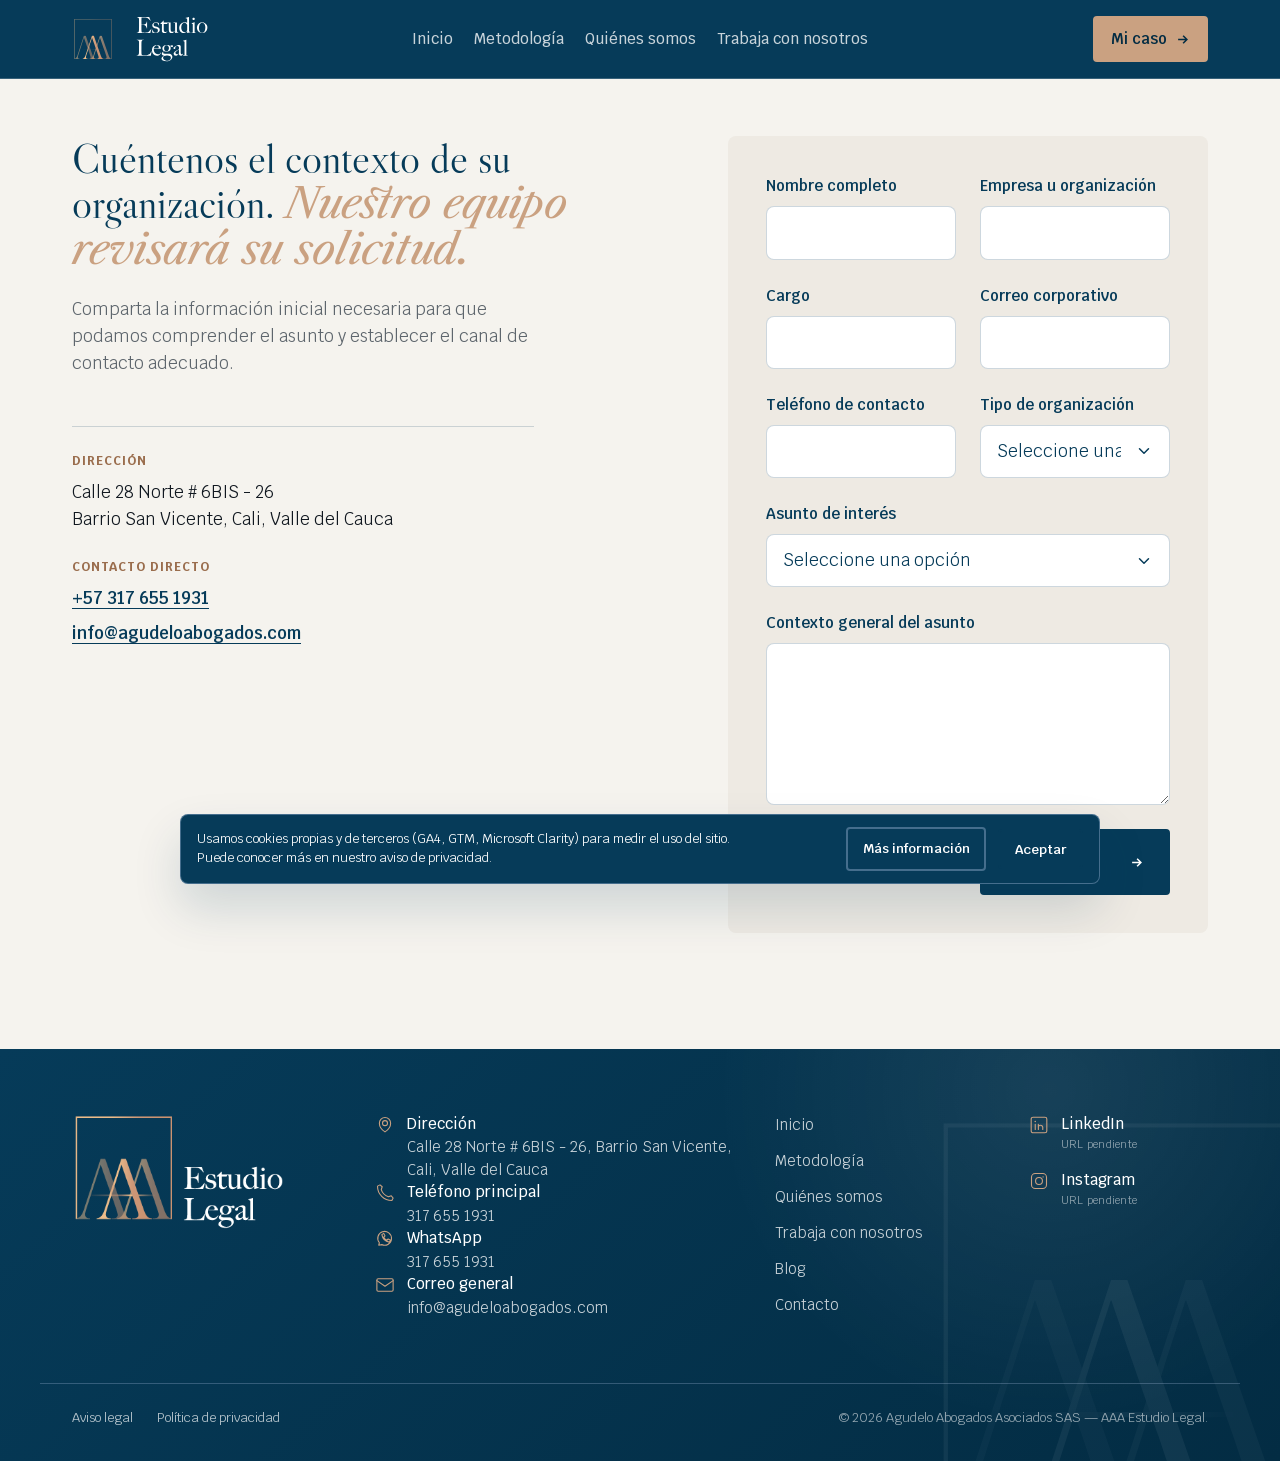
<file: prototype/captacion-b2b.html>
<!DOCTYPE html>
<html lang="es">
<head>
<meta charset="UTF-8">
<meta name="viewport" content="width=device-width, initial-scale=1">
<title>Contacto — AAA Estudio Legal</title>
<meta name="description" content="Soluciones jurídicas para proteger, normalizar y recuperar activos. Anticipamos riesgos y maximizamos las posibilidades de recuperación.">
<link rel="preconnect" href="https://fonts.googleapis.com">
<link rel="preconnect" href="https://fonts.gstatic.com" crossorigin>
<link href="https://fonts.googleapis.com/css2?family=Krub:wght@400;500;600;700&family=Libre+Caslon+Display&family=Libre+Caslon+Text:ital@1&display=swap" rel="stylesheet">
<link rel="stylesheet" href="css/tokens.css">
<link rel="stylesheet" href="css/base.css">
<link rel="stylesheet" href="css/components.css?v=20260831-contact-whatsapp-title">
</head>
<body class="contact-page">

<a class="skip-link" href="#contenido">Saltar al contenido</a>

<!-- D55 (2026-08-21): header full-width unificado con Home en las 7 páginas — a
     pedido del Owner (revierte la parte de D34 que mantenía la píldora flotante en
     las páginas interiores). Nota de mapeo WordPress completa en index.html. Este
     bloque debe mantenerse idéntico al de las otras 6 páginas — es una duplicación
     real de HTML/CSS (prototipo estático, sin plantillas): cualquier cambio futuro
     hay que replicarlo a mano en las 7, hasta que exista el template part de
     WordPress (`header.html`, ya previsto en README.md). -->
<header class="site-header site-header--global">
  <div class="container site-header__inner wp-block-group">
    <a class="brand wp-block-site-title" href="index.html" aria-label="AAA Estudio Legal — Inicio">
      <span class="brand__mark" aria-hidden="true">
        <img class="brand__isotype" src="assets/img/isotipo-AAA-legal.svg" width="200" height="200" alt="">
      </span>
      <span class="brand__wordmark" aria-hidden="true">
        <img class="brand__wordmark-light" src="assets/img/letras-blanco-logo-AAA-legal.svg" width="200" height="124" alt="">
        <img class="brand__wordmark-dark" src="assets/img/letras-logo-AAA-legal.svg" width="200" height="124" alt="">
      </span>
    </a>

    <details class="nav wp-block-navigation" open>
      <summary class="nav__toggle" aria-expanded="true">
        <svg class="nav__toggle-icon" viewBox="0 0 24 24" fill="none" stroke="currentColor" stroke-width="2" aria-hidden="true"><line x1="3" y1="6" x2="21" y2="6"/><line x1="3" y1="12" x2="21" y2="12"/><line x1="3" y1="18" x2="21" y2="18"/></svg>
        <span class="visually-hidden">Menú de navegación</span>
      </summary>
      <div class="nav__panel wp-block-navigation__container">
        <!-- D36 (2026-08-20): ver nota completa en index.html — mismo menú en las 7 páginas. -->
        <nav aria-label="Navegación principal">
          <ul>
            <li><a href="index.html">Inicio</a></li>
            <li><a href="servicios.html">Metodología</a></li>
            <li><a href="nuestro-equipo.html">Quiénes somos</a></li>
            <li><a href="trabaja-con-nosotros.html">Trabaja con nosotros</a></li>
          </ul>
        </nav>
        <div class="nav__mobile-contact" aria-label="Contacto de AAA Estudio Legal">
          <p class="nav__mobile-contact-label">Contacto</p>
          <address>
            <span>Calle 28 Norte # 6BIS - 26<br>Barrio San Vicente, Cali</span>
            <a href="https://wa.link/g02tqj" target="_blank" rel="noopener noreferrer">+57 317 655 1931</a>
            <a href="mailto:info@agudeloabogados.com">info@agudeloabogados.com</a>
          </address>
          <a class="nav__mobile-contact-cta" href="captacion-b2b.html">Hablemos de su caso <span aria-hidden="true">→</span></a>
        </div>
      </div>
    </details>

    <div class="site-header__actions wp-block-buttons">
      <div class="wp-block-button">
        <a class="btn btn--primary btn--header wp-block-button__link" href="#nota-ady">
          <span class="btn--header-label">Mi caso</span>
          <svg class="btn--icon" viewBox="0 0 24 24" fill="none" stroke="currentColor" stroke-width="2.5" aria-hidden="true"><path d="M5 12h14M13 6l6 6-6 6"/></svg>
        </a>
      </div>
    </div>
  </div>
</header>

<main id="contenido">
  <!-- CONTACTO B2B — contexto y datos a la izquierda; formulario a la derecha. -->
  <section class="section chapter contact-intake surface-theme--light-base" data-surface="light" aria-labelledby="contact-form-heading">
    <div class="container contact-intake__grid">
      <div class="contact-intake__content">
        <div class="section-heading--editorial" data-motion="section-title">
          <h1 id="contact-form-heading" class="contact-intake__title"><span class="section-title__regular">Cuéntenos el contexto de su organización.</span> <span class="section-title__emphasis">Nuestro equipo revisará su solicitud.</span></h1>
          <p class="contact-intake__intro">Comparta la información inicial necesaria para que podamos comprender el asunto y establecer el canal de contacto adecuado.</p>
        </div>

        <address class="contact-intake__details" aria-label="Datos de contacto de AAA Estudio Legal">
          <div class="contact-intake__detail">
            <span>Dirección</span>
            <p>Calle 28 Norte # 6BIS - 26<br>Barrio San Vicente, Cali, Valle del Cauca</p>
          </div>
          <div class="contact-intake__detail">
            <span>Contacto directo</span>
            <a href="https://wa.link/g02tqj" target="_blank" rel="noopener noreferrer">+57 317 655 1931</a>
            <a href="mailto:info@agudeloabogados.com">info@agudeloabogados.com</a>
          </div>
        </address>
      </div>

      <form class="talent-form talent-form--open contact-form reveal" onsubmit="return false">
        <div class="talent-form__field">
            <label for="contact-name">Nombre completo</label>
            <input type="text" id="contact-name" name="nombre" autocomplete="name" required>
        </div>
        <div class="talent-form__field">
            <label for="contact-company">Empresa u organización</label>
            <input type="text" id="contact-company" name="organizacion" autocomplete="organization" required>
        </div>
        <div class="talent-form__field">
            <label for="contact-role">Cargo</label>
            <input type="text" id="contact-role" name="cargo" autocomplete="organization-title" required>
        </div>
        <div class="talent-form__field">
            <label for="contact-email">Correo corporativo</label>
            <input type="email" id="contact-email" name="correo" autocomplete="email" required>
        </div>
        <div class="talent-form__field">
            <label for="contact-phone">Teléfono de contacto</label>
            <input type="tel" id="contact-phone" name="telefono" autocomplete="tel" required>
        </div>
        <div class="talent-form__field">
            <label for="contact-organization-type">Tipo de organización</label>
            <select id="contact-organization-type" name="tipo-organizacion" required>
              <option value="">Seleccione una opción</option>
              <option>Entidad financiera</option>
              <option>Fintech</option>
              <option>Empresa</option>
              <option>Sector salud o caja de compensación</option>
              <option>Entidad pública</option>
              <option>Otra organización</option>
            </select>
        </div>
        <div class="talent-form__field talent-form__field--wide">
            <label for="contact-interest">Asunto de interés</label>
            <select id="contact-interest" name="asunto" required>
              <option value="">Seleccione una opción</option>
              <option>Defensa de acreedores en procesos de insolvencia</option>
              <option>Normalización de activos</option>
              <option>Derecho corporativo</option>
              <option>Otra consulta</option>
            </select>
        </div>
        <div class="talent-form__field talent-form__field--wide">
            <label for="contact-context">Contexto general del asunto</label>
            <textarea id="contact-context" name="contexto" rows="5" required></textarea>
        </div>
        <button class="btn btn--primary talent-form__submit" type="submit">
          Solicitar contacto
          <svg class="btn--icon" viewBox="0 0 24 24" fill="none" stroke="currentColor" stroke-width="2.5" aria-hidden="true"><path d="M5 12h14M13 6l6 6-6 6"/></svg>
        </button>
      </form>
    </div>
  </section>

</main>

<!-- D67 (2026-08-21): footer full-width unificado con Home en las 7 páginas —
     agrega la columna "Sitio" (rescatada de este mismo footer simple, ahora
     retirado) entre Contacto y Redes sociales. Nota completa en index.html. Este
     bloque debe mantenerse idéntico al de las otras 6 páginas — duplicación real de
     HTML/CSS (prototipo estático, sin plantillas), mismo criterio que D55. -->
<footer class="site-footer site-footer--global" id="contacto-footer">
  <img class="home-footer__pattern" src="assets/img/isotipo-AAA-legal.svg" width="200" height="200" alt="" aria-hidden="true">

  <div class="container home-footer__grid">
    <div class="home-footer__brand-block">
      <a class="home-footer__logo" href="index.html" aria-label="AAA Estudio Legal — Inicio">
        <img src="assets/img/logo-completo-AAA-legal-blanco.png" width="317" height="168" alt="AAA Estudio Legal">
      </a>
    </div>

    <section class="home-footer__section home-footer__contact" aria-label="Información de contacto">
      <address class="home-footer__contact-list">
        <div class="home-footer__contact-item">
          <svg class="home-footer__icon" viewBox="0 0 256 256" fill="none" stroke="currentColor" stroke-width="14" stroke-linecap="round" stroke-linejoin="round" aria-hidden="true"><circle cx="128" cy="104" r="32"/><path d="M200 104c0 64-72 112-72 112S56 168 56 104a72 72 0 0 1 144 0Z"/></svg>
          <span><strong>Dirección</strong>Calle 28 Norte # 6BIS - 26, Barrio San Vicente, Cali, Valle del Cauca</span>
        </div>
        <a class="home-footer__contact-item" href="tel:+573176551931">
          <svg class="home-footer__icon" viewBox="0 0 256 256" fill="none" stroke="currentColor" stroke-width="14" stroke-linecap="round" stroke-linejoin="round" aria-hidden="true"><path d="M92 48 64 24 32 40c0 101.6 82.4 184 184 184l16-32-24-28-36 12a144 144 0 0 1-92-92Z"/></svg>
          <span><strong>Teléfono principal</strong>317 655 1931</span>
        </a>
        <a class="home-footer__contact-item" href="https://wa.link/g02tqj" target="_blank" rel="noopener noreferrer">
          <svg class="home-footer__icon" viewBox="0 0 256 256" fill="none" stroke="currentColor" stroke-width="14" stroke-linecap="round" stroke-linejoin="round" aria-hidden="true"><path d="M88 72c8 48 48 88 96 96l16-24-32-16-16 16c-16-8-32-24-40-40l16-16-16-32Z"/><path d="M48 208 56 176a88 88 0 1 1 32 24Z"/></svg>
          <span><strong>WhatsApp</strong>317 655 1931</span>
        </a>
        <a class="home-footer__contact-item" href="mailto:info@agudeloabogados.com">
          <svg class="home-footer__icon" viewBox="0 0 256 256" fill="none" stroke="currentColor" stroke-width="14" stroke-linecap="round" stroke-linejoin="round" aria-hidden="true"><rect x="24" y="48" width="208" height="160" rx="16"/><path d="m24 72 104 72L232 72"/></svg>
          <span><strong>Correo general</strong>info@agudeloabogados.com</span>
        </a>
      </address>
    </section>

    <section class="home-footer__section home-footer__sitemap" aria-label="Mapa del sitio">
      <nav class="home-footer__sitemap-list" aria-label="Mapa del sitio">
        <a href="index.html">Inicio</a>
        <a href="servicios.html">Metodología</a>
        <a href="nuestro-equipo.html">Quiénes somos</a>
        <a href="trabaja-con-nosotros.html">Trabaja con nosotros</a>
        <a href="noticias-analisis.html">Blog</a>
        <a href="captacion-b2b.html">Contacto</a>
      </nav>
    </section>

    <section class="home-footer__section home-footer__social" aria-label="Redes sociales">
      <div class="home-footer__social-list">
        <a class="home-footer__social-link" href="#url-linkedin-pendiente" aria-label="LinkedIn — URL pendiente de confirmar">
          <svg class="home-footer__icon" viewBox="0 0 256 256" fill="none" stroke="currentColor" stroke-width="14" stroke-linecap="round" stroke-linejoin="round" aria-hidden="true"><rect x="28" y="28" width="200" height="200" rx="24"/><circle cx="80" cy="84" r="10" fill="currentColor" stroke="none"/><path d="M80 120v64M120 184v-64M120 148c8-20 48-28 56 8v28"/></svg>
          <span><strong>LinkedIn</strong><small>URL pendiente</small></span>
        </a>
        <a class="home-footer__social-link" href="#url-instagram-pendiente" aria-label="Instagram — URL pendiente de confirmar">
          <svg class="home-footer__icon" viewBox="0 0 256 256" fill="none" stroke="currentColor" stroke-width="14" stroke-linecap="round" stroke-linejoin="round" aria-hidden="true"><rect x="32" y="32" width="192" height="192" rx="48"/><circle cx="128" cy="128" r="44"/><circle cx="180" cy="76" r="8" fill="currentColor" stroke="none"/></svg>
          <span><strong>Instagram</strong><small>URL pendiente</small></span>
        </a>
      </div>
    </section>
  </div>

  <div class="container home-footer__bottom">
    <nav class="home-footer__legal-links" aria-label="Información legal">
      <a href="proximamente.html">Aviso legal</a>
      <a href="proximamente.html">Política de privacidad</a>
    </nav>
    <span>© 2026 Agudelo Abogados Asociados SAS — AAA Estudio Legal.</span>
  </div>
</footer>

<div class="cookie-banner" role="region" aria-label="Aviso de cookies" hidden>
  <p>Usamos cookies propias y de terceros (GA4, GTM, Microsoft Clarity) para medir el uso del sitio. Puede conocer más en nuestro aviso de privacidad.</p>
  <a class="btn btn--ghost" href="proximamente.html" style="color:var(--color-white); border-color: var(--color-border-on-dark);">Más información</a>
  <button class="btn btn--primary" type="button" data-cookie-accept>Aceptar</button>
</div>

<script src="js/main.js?v=20260831-mobile-menu"></script>
<script defer src="js/gsap/gsap-3.15.0.min.js"></script>
<script defer src="js/gsap/ScrollTrigger-3.15.0.min.js"></script>
<script defer src="js/home-motion.js?v=20260831-contact-layout"></script>
</body>
</html>
</file>
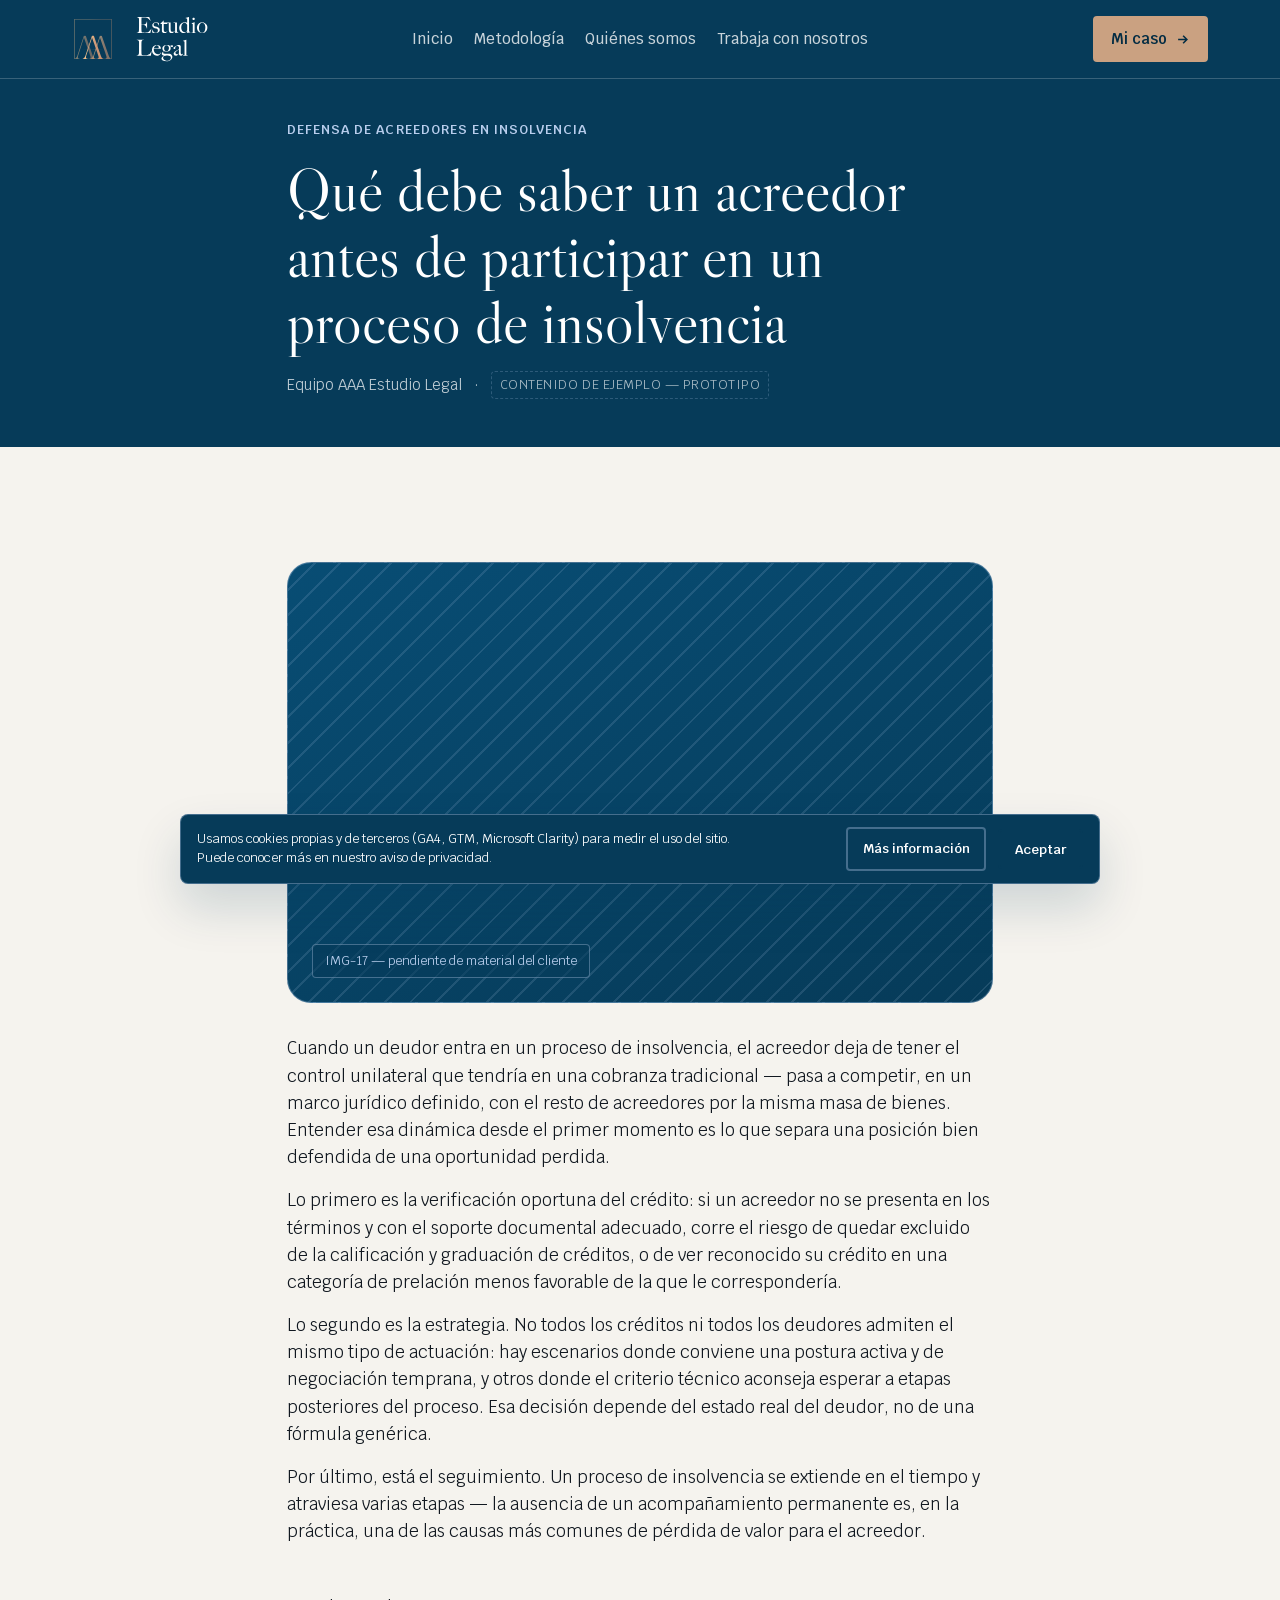
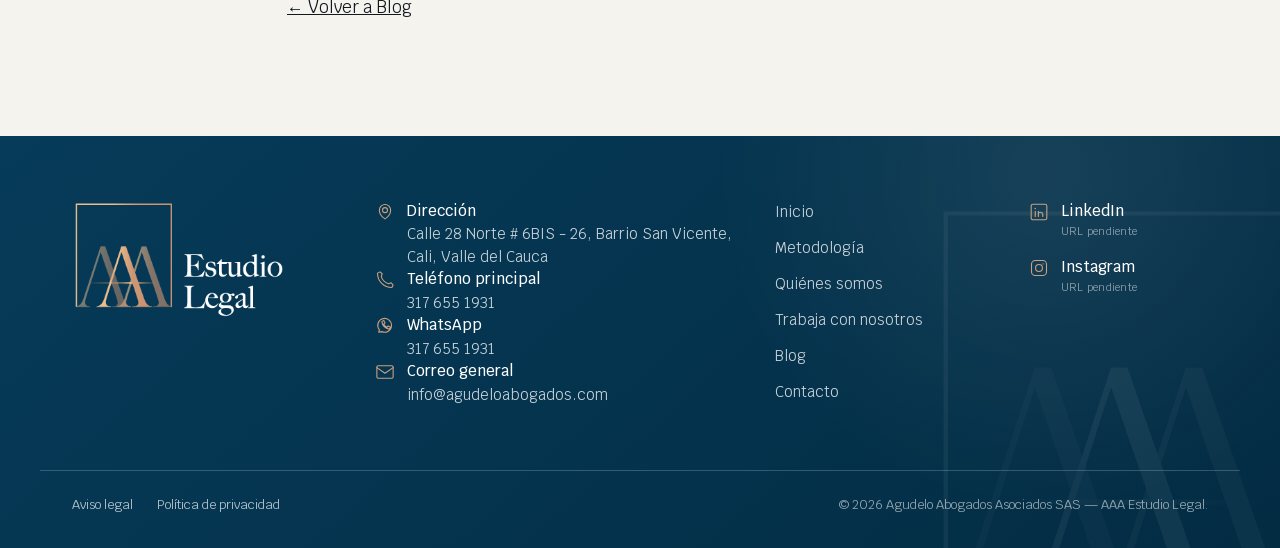
<file: prototype/noticia-insolvencia-acreedores.html>
<!DOCTYPE html>
<html lang="es">
<head>
<meta charset="UTF-8">
<meta name="viewport" content="width=device-width, initial-scale=1">
<title>Qué debe saber un acreedor antes de participar en un proceso de insolvencia — AAA Estudio Legal</title>
<meta name="description" content="Contenido de ejemplo (prototipo) — single page de artículo de Blog.">
<meta name="robots" content="noindex">
<link rel="preconnect" href="https://fonts.googleapis.com">
<link rel="preconnect" href="https://fonts.gstatic.com" crossorigin>
<link href="https://fonts.googleapis.com/css2?family=Krub:wght@400;500;600;700&family=Libre+Caslon+Display&family=Libre+Caslon+Text:ital@1&display=swap" rel="stylesheet">
<link rel="stylesheet" href="css/tokens.css">
<link rel="stylesheet" href="css/base.css">
<link rel="stylesheet" href="css/components.css?v=20260831-menu-contact-layout">
</head>
<body>

<a class="skip-link" href="#contenido">Saltar al contenido</a>

<!-- D55 (2026-08-21): header full-width unificado con Home en las 7 páginas — a
     pedido del Owner (revierte la parte de D34 que mantenía la píldora flotante en
     las páginas interiores). Nota de mapeo WordPress completa en index.html. Este
     bloque debe mantenerse idéntico al de las otras 6 páginas — es una duplicación
     real de HTML/CSS (prototipo estático, sin plantillas): cualquier cambio futuro
     hay que replicarlo a mano en las 7, hasta que exista el template part de
     WordPress (`header.html`, ya previsto en README.md). -->
<header class="site-header site-header--global">
  <div class="container site-header__inner wp-block-group">
    <a class="brand wp-block-site-title" href="index.html" aria-label="AAA Estudio Legal — Inicio">
      <span class="brand__mark" aria-hidden="true">
        <img class="brand__isotype" src="assets/img/isotipo-AAA-legal.svg" width="200" height="200" alt="">
      </span>
      <span class="brand__wordmark" aria-hidden="true">
        <img class="brand__wordmark-light" src="assets/img/letras-blanco-logo-AAA-legal.svg" width="200" height="124" alt="">
        <img class="brand__wordmark-dark" src="assets/img/letras-logo-AAA-legal.svg" width="200" height="124" alt="">
      </span>
    </a>

    <details class="nav wp-block-navigation" open>
      <summary class="nav__toggle" aria-expanded="true">
        <svg class="nav__toggle-icon" viewBox="0 0 24 24" fill="none" stroke="currentColor" stroke-width="2" aria-hidden="true"><line x1="3" y1="6" x2="21" y2="6"/><line x1="3" y1="12" x2="21" y2="12"/><line x1="3" y1="18" x2="21" y2="18"/></svg>
        <span class="visually-hidden">Menú de navegación</span>
      </summary>
      <div class="nav__panel wp-block-navigation__container">
        <!-- D36 (2026-08-20): ver nota completa en index.html — mismo menú en las 7 páginas. -->
        <nav aria-label="Navegación principal">
          <ul>
            <li><a href="index.html">Inicio</a></li>
            <li><a href="servicios.html">Metodología</a></li>
            <li><a href="nuestro-equipo.html">Quiénes somos</a></li>
            <li><a href="trabaja-con-nosotros.html">Trabaja con nosotros</a></li>
          </ul>
        </nav>
        <div class="nav__mobile-contact" aria-label="Contacto de AAA Estudio Legal">
          <p class="nav__mobile-contact-label">Contacto</p>
          <address>
            <span>Calle 28 Norte # 6BIS - 26<br>Barrio San Vicente, Cali</span>
            <a href="https://wa.link/g02tqj" target="_blank" rel="noopener noreferrer">+57 317 655 1931</a>
            <a href="mailto:info@agudeloabogados.com">info@agudeloabogados.com</a>
          </address>
          <a class="nav__mobile-contact-cta" href="captacion-b2b.html">Hablemos de su caso <span aria-hidden="true">→</span></a>
        </div>
      </div>
    </details>

    <div class="site-header__actions wp-block-buttons">
      <div class="wp-block-button">
        <a class="btn btn--primary btn--header wp-block-button__link" href="#nota-ady">
          <span class="btn--header-label">Mi caso</span>
          <svg class="btn--icon" viewBox="0 0 24 24" fill="none" stroke="currentColor" stroke-width="2.5" aria-hidden="true"><path d="M5 12h14M13 6l6 6-6 6"/></svg>
        </a>
      </div>
    </div>
  </div>
</header>

<main id="contenido">

  <!-- ENCABEZADO DEL ARTÍCULO -->
  <section class="section" data-surface="dark" style="padding-bottom: var(--space-12);">
    <div class="container" style="max-width: 70ch;">
      <p class="eyebrow">Defensa de acreedores en insolvencia</p>
      <h1>Qué debe saber un acreedor antes de participar en un proceso de insolvencia</h1>
      <p class="post-meta">
        <span>Equipo AAA Estudio Legal</span>
        <span aria-hidden="true">·</span>
        <span class="post-meta__badge">Contenido de ejemplo — prototipo</span>
      </p>
    </div>
  </section>

  <!-- CUERPO DEL ARTÍCULO — contenido de ejemplo (no editorial final): construido
       para prototipar la plantilla de single page (D19/outline C1), no para publicar.
       content/07-noticias-analisis.md marca la autoría/redacción real como pendiente;
       este texto es genérico, dentro de los 3 macroservicios, sin citar normas específicas ni
       cifras, y sin atribuirse a una persona real (ver REFERENTS.md → principios). -->
  <section class="section" data-surface="light">
    <div class="container" style="max-width: 70ch;">
      <div class="media-placeholder media-placeholder--wide reveal" data-img-id="IMG-17" role="img" aria-label="Espacio reservado para imagen del artículo (IMG-17) — ver IMAGE-BRIEF.md">
        <span class="media-placeholder__label">IMG-17 — pendiente de material del cliente</span>
      </div>

      <article class="post-body reveal" style="margin-top: var(--space-8);">
        <p>Cuando un deudor entra en un proceso de insolvencia, el acreedor deja de tener el control unilateral que tendría en una cobranza tradicional — pasa a competir, en un marco jurídico definido, con el resto de acreedores por la misma masa de bienes. Entender esa dinámica desde el primer momento es lo que separa una posición bien defendida de una oportunidad perdida.</p>

        <p>Lo primero es la verificación oportuna del crédito: si un acreedor no se presenta en los términos y con el soporte documental adecuado, corre el riesgo de quedar excluido de la calificación y graduación de créditos, o de ver reconocido su crédito en una categoría de prelación menos favorable de la que le correspondería.</p>

        <p>Lo segundo es la estrategia. No todos los créditos ni todos los deudores admiten el mismo tipo de actuación: hay escenarios donde conviene una postura activa y de negociación temprana, y otros donde el criterio técnico aconseja esperar a etapas posteriores del proceso. Esa decisión depende del estado real del deudor, no de una fórmula genérica.</p>

        <p>Por último, está el seguimiento. Un proceso de insolvencia se extiende en el tiempo y atraviesa varias etapas — la ausencia de un acompañamiento permanente es, en la práctica, una de las causas más comunes de pérdida de valor para el acreedor.</p>
      </article>

      <p style="margin-top: var(--space-12);"><a href="noticias-analisis.html">← Volver a Blog</a></p>
    </div>
  </section>

</main>

<!-- D67 (2026-08-21): footer full-width unificado con Home en las 7 páginas —
     agrega la columna "Sitio" (rescatada de este mismo footer simple, ahora
     retirado) entre Contacto y Redes sociales. Nota completa en index.html. Este
     bloque debe mantenerse idéntico al de las otras 6 páginas — duplicación real de
     HTML/CSS (prototipo estático, sin plantillas), mismo criterio que D55. -->
<footer class="site-footer site-footer--global" id="contacto-footer">
  <img class="home-footer__pattern" src="assets/img/isotipo-AAA-legal.svg" width="200" height="200" alt="" aria-hidden="true">

  <div class="container home-footer__grid">
    <div class="home-footer__brand-block">
      <a class="home-footer__logo" href="index.html" aria-label="AAA Estudio Legal — Inicio">
        <img src="assets/img/logo-completo-AAA-legal-blanco.png" width="317" height="168" alt="AAA Estudio Legal">
      </a>
    </div>

    <section class="home-footer__section home-footer__contact" aria-label="Información de contacto">
      <address class="home-footer__contact-list">
        <div class="home-footer__contact-item">
          <svg class="home-footer__icon" viewBox="0 0 256 256" fill="none" stroke="currentColor" stroke-width="14" stroke-linecap="round" stroke-linejoin="round" aria-hidden="true"><circle cx="128" cy="104" r="32"/><path d="M200 104c0 64-72 112-72 112S56 168 56 104a72 72 0 0 1 144 0Z"/></svg>
          <span><strong>Dirección</strong>Calle 28 Norte # 6BIS - 26, Barrio San Vicente, Cali, Valle del Cauca</span>
        </div>
        <a class="home-footer__contact-item" href="tel:+573176551931">
          <svg class="home-footer__icon" viewBox="0 0 256 256" fill="none" stroke="currentColor" stroke-width="14" stroke-linecap="round" stroke-linejoin="round" aria-hidden="true"><path d="M92 48 64 24 32 40c0 101.6 82.4 184 184 184l16-32-24-28-36 12a144 144 0 0 1-92-92Z"/></svg>
          <span><strong>Teléfono principal</strong>317 655 1931</span>
        </a>
        <a class="home-footer__contact-item" href="https://wa.link/g02tqj" target="_blank" rel="noopener noreferrer">
          <svg class="home-footer__icon" viewBox="0 0 256 256" fill="none" stroke="currentColor" stroke-width="14" stroke-linecap="round" stroke-linejoin="round" aria-hidden="true"><path d="M88 72c8 48 48 88 96 96l16-24-32-16-16 16c-16-8-32-24-40-40l16-16-16-32Z"/><path d="M48 208 56 176a88 88 0 1 1 32 24Z"/></svg>
          <span><strong>WhatsApp</strong>317 655 1931</span>
        </a>
        <a class="home-footer__contact-item" href="mailto:info@agudeloabogados.com">
          <svg class="home-footer__icon" viewBox="0 0 256 256" fill="none" stroke="currentColor" stroke-width="14" stroke-linecap="round" stroke-linejoin="round" aria-hidden="true"><rect x="24" y="48" width="208" height="160" rx="16"/><path d="m24 72 104 72L232 72"/></svg>
          <span><strong>Correo general</strong>info@agudeloabogados.com</span>
        </a>
      </address>
    </section>

    <section class="home-footer__section home-footer__sitemap" aria-label="Mapa del sitio">
      <nav class="home-footer__sitemap-list" aria-label="Mapa del sitio">
        <a href="index.html">Inicio</a>
        <a href="servicios.html">Metodología</a>
        <a href="nuestro-equipo.html">Quiénes somos</a>
        <a href="trabaja-con-nosotros.html">Trabaja con nosotros</a>
        <a href="noticias-analisis.html">Blog</a>
        <a href="captacion-b2b.html">Contacto</a>
      </nav>
    </section>

    <section class="home-footer__section home-footer__social" aria-label="Redes sociales">
      <div class="home-footer__social-list">
        <a class="home-footer__social-link" href="#url-linkedin-pendiente" aria-label="LinkedIn — URL pendiente de confirmar">
          <svg class="home-footer__icon" viewBox="0 0 256 256" fill="none" stroke="currentColor" stroke-width="14" stroke-linecap="round" stroke-linejoin="round" aria-hidden="true"><rect x="28" y="28" width="200" height="200" rx="24"/><circle cx="80" cy="84" r="10" fill="currentColor" stroke="none"/><path d="M80 120v64M120 184v-64M120 148c8-20 48-28 56 8v28"/></svg>
          <span><strong>LinkedIn</strong><small>URL pendiente</small></span>
        </a>
        <a class="home-footer__social-link" href="#url-instagram-pendiente" aria-label="Instagram — URL pendiente de confirmar">
          <svg class="home-footer__icon" viewBox="0 0 256 256" fill="none" stroke="currentColor" stroke-width="14" stroke-linecap="round" stroke-linejoin="round" aria-hidden="true"><rect x="32" y="32" width="192" height="192" rx="48"/><circle cx="128" cy="128" r="44"/><circle cx="180" cy="76" r="8" fill="currentColor" stroke="none"/></svg>
          <span><strong>Instagram</strong><small>URL pendiente</small></span>
        </a>
      </div>
    </section>
  </div>

  <div class="container home-footer__bottom">
    <nav class="home-footer__legal-links" aria-label="Información legal">
      <a href="proximamente.html">Aviso legal</a>
      <a href="proximamente.html">Política de privacidad</a>
    </nav>
    <span>© 2026 Agudelo Abogados Asociados SAS — AAA Estudio Legal.</span>
  </div>
</footer>

<div class="cookie-banner" role="region" aria-label="Aviso de cookies" hidden>
  <p>Usamos cookies propias y de terceros (GA4, GTM, Microsoft Clarity) para medir el uso del sitio. Puede conocer más en nuestro aviso de privacidad.</p>
  <a class="btn btn--ghost" href="proximamente.html" style="color:var(--color-white); border-color: var(--color-border-on-dark);">Más información</a>
  <button class="btn btn--primary" type="button" data-cookie-accept>Aceptar</button>
</div>

<script src="js/main.js?v=20260831-mobile-menu"></script>
</body>
</html>
</file>
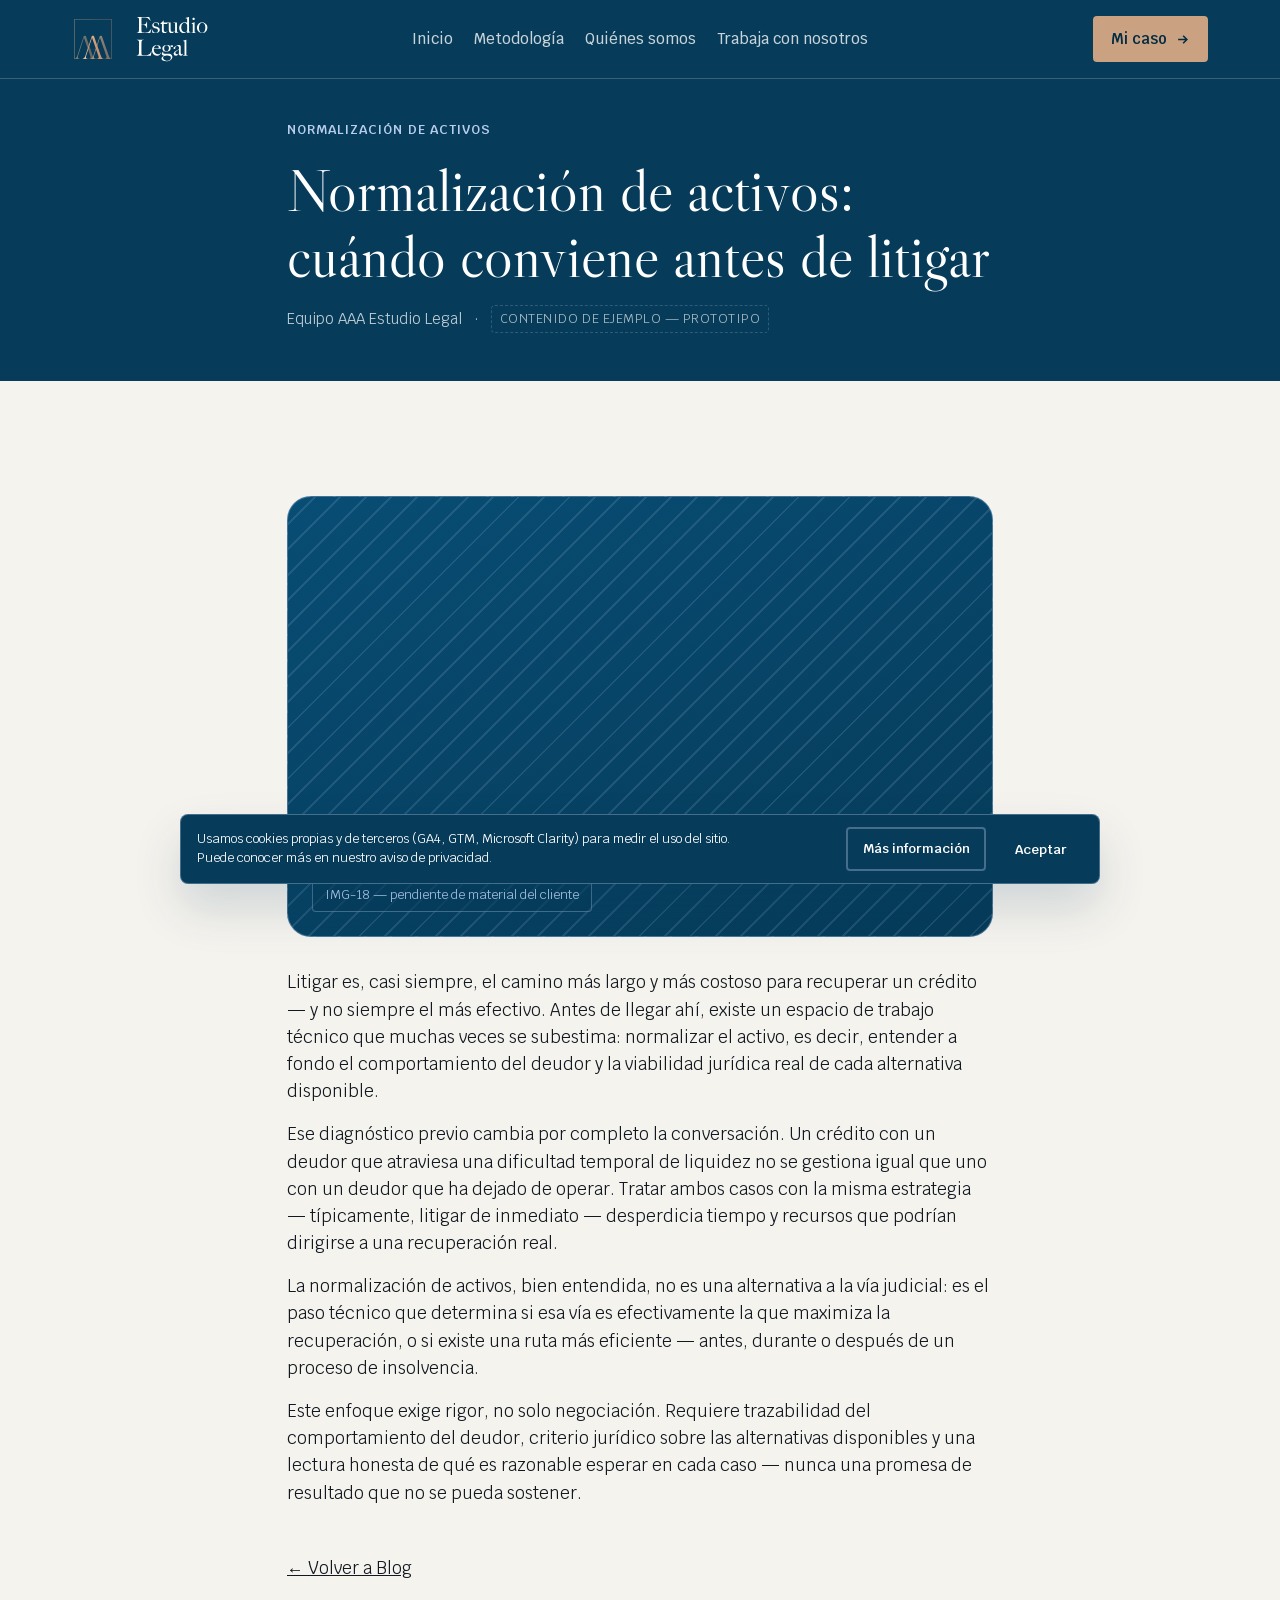
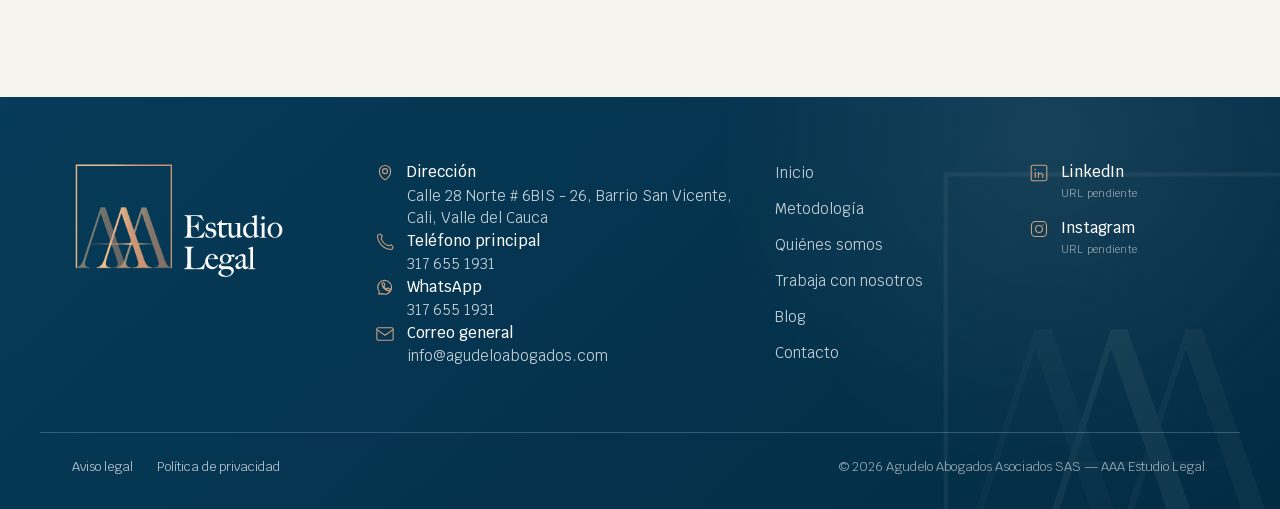
<file: prototype/noticia-normalizacion-activos.html>
<!DOCTYPE html>
<html lang="es">
<head>
<meta charset="UTF-8">
<meta name="viewport" content="width=device-width, initial-scale=1">
<title>Normalización de activos: cuándo conviene antes de litigar — AAA Estudio Legal</title>
<meta name="description" content="Contenido de ejemplo (prototipo) — single page de artículo de Blog.">
<meta name="robots" content="noindex">
<link rel="preconnect" href="https://fonts.googleapis.com">
<link rel="preconnect" href="https://fonts.gstatic.com" crossorigin>
<link href="https://fonts.googleapis.com/css2?family=Krub:wght@400;500;600;700&family=Libre+Caslon+Display&family=Libre+Caslon+Text:ital@1&display=swap" rel="stylesheet">
<link rel="stylesheet" href="css/tokens.css">
<link rel="stylesheet" href="css/base.css">
<link rel="stylesheet" href="css/components.css?v=20260831-menu-contact-layout">
</head>
<body>

<a class="skip-link" href="#contenido">Saltar al contenido</a>

<!-- D55 (2026-08-21): header full-width unificado con Home en las 7 páginas — a
     pedido del Owner (revierte la parte de D34 que mantenía la píldora flotante en
     las páginas interiores). Nota de mapeo WordPress completa en index.html. Este
     bloque debe mantenerse idéntico al de las otras 6 páginas — es una duplicación
     real de HTML/CSS (prototipo estático, sin plantillas): cualquier cambio futuro
     hay que replicarlo a mano en las 7, hasta que exista el template part de
     WordPress (`header.html`, ya previsto en README.md). -->
<header class="site-header site-header--global">
  <div class="container site-header__inner wp-block-group">
    <a class="brand wp-block-site-title" href="index.html" aria-label="AAA Estudio Legal — Inicio">
      <span class="brand__mark" aria-hidden="true">
        <img class="brand__isotype" src="assets/img/isotipo-AAA-legal.svg" width="200" height="200" alt="">
      </span>
      <span class="brand__wordmark" aria-hidden="true">
        <img class="brand__wordmark-light" src="assets/img/letras-blanco-logo-AAA-legal.svg" width="200" height="124" alt="">
        <img class="brand__wordmark-dark" src="assets/img/letras-logo-AAA-legal.svg" width="200" height="124" alt="">
      </span>
    </a>

    <details class="nav wp-block-navigation" open>
      <summary class="nav__toggle" aria-expanded="true">
        <svg class="nav__toggle-icon" viewBox="0 0 24 24" fill="none" stroke="currentColor" stroke-width="2" aria-hidden="true"><line x1="3" y1="6" x2="21" y2="6"/><line x1="3" y1="12" x2="21" y2="12"/><line x1="3" y1="18" x2="21" y2="18"/></svg>
        <span class="visually-hidden">Menú de navegación</span>
      </summary>
      <div class="nav__panel wp-block-navigation__container">
        <!-- D36 (2026-08-20): ver nota completa en index.html — mismo menú en las 7 páginas. -->
        <nav aria-label="Navegación principal">
          <ul>
            <li><a href="index.html">Inicio</a></li>
            <li><a href="servicios.html">Metodología</a></li>
            <li><a href="nuestro-equipo.html">Quiénes somos</a></li>
            <li><a href="trabaja-con-nosotros.html">Trabaja con nosotros</a></li>
          </ul>
        </nav>
        <div class="nav__mobile-contact" aria-label="Contacto de AAA Estudio Legal">
          <p class="nav__mobile-contact-label">Contacto</p>
          <address>
            <span>Calle 28 Norte # 6BIS - 26<br>Barrio San Vicente, Cali</span>
            <a href="https://wa.link/g02tqj" target="_blank" rel="noopener noreferrer">+57 317 655 1931</a>
            <a href="mailto:info@agudeloabogados.com">info@agudeloabogados.com</a>
          </address>
          <a class="nav__mobile-contact-cta" href="captacion-b2b.html">Hablemos de su caso <span aria-hidden="true">→</span></a>
        </div>
      </div>
    </details>

    <div class="site-header__actions wp-block-buttons">
      <div class="wp-block-button">
        <a class="btn btn--primary btn--header wp-block-button__link" href="#nota-ady">
          <span class="btn--header-label">Mi caso</span>
          <svg class="btn--icon" viewBox="0 0 24 24" fill="none" stroke="currentColor" stroke-width="2.5" aria-hidden="true"><path d="M5 12h14M13 6l6 6-6 6"/></svg>
        </a>
      </div>
    </div>
  </div>
</header>

<main id="contenido">

  <!-- ENCABEZADO DEL ARTÍCULO -->
  <section class="section" data-surface="dark" style="padding-bottom: var(--space-12);">
    <div class="container" style="max-width: 70ch;">
      <p class="eyebrow">Normalización de activos</p>
      <h1>Normalización de activos: cuándo conviene antes de litigar</h1>
      <p class="post-meta">
        <span>Equipo AAA Estudio Legal</span>
        <span aria-hidden="true">·</span>
        <span class="post-meta__badge">Contenido de ejemplo — prototipo</span>
      </p>
    </div>
  </section>

  <!-- CUERPO DEL ARTÍCULO — contenido de ejemplo (no editorial final), mismo criterio
       que el otro artículo del prototipo: genérico, dentro de los 3 macroservicios, sin cifras
       ni normas específicas, sin autoría individual inventada. -->
  <section class="section" data-surface="light">
    <div class="container" style="max-width: 70ch;">
      <div class="media-placeholder media-placeholder--wide reveal" data-img-id="IMG-18" role="img" aria-label="Espacio reservado para imagen del artículo (IMG-18) — ver IMAGE-BRIEF.md">
        <span class="media-placeholder__label">IMG-18 — pendiente de material del cliente</span>
      </div>

      <article class="post-body reveal" style="margin-top: var(--space-8);">
        <p>Litigar es, casi siempre, el camino más largo y más costoso para recuperar un crédito — y no siempre el más efectivo. Antes de llegar ahí, existe un espacio de trabajo técnico que muchas veces se subestima: normalizar el activo, es decir, entender a fondo el comportamiento del deudor y la viabilidad jurídica real de cada alternativa disponible.</p>

        <p>Ese diagnóstico previo cambia por completo la conversación. Un crédito con un deudor que atraviesa una dificultad temporal de liquidez no se gestiona igual que uno con un deudor que ha dejado de operar. Tratar ambos casos con la misma estrategia — típicamente, litigar de inmediato — desperdicia tiempo y recursos que podrían dirigirse a una recuperación real.</p>

        <p>La normalización de activos, bien entendida, no es una alternativa a la vía judicial: es el paso técnico que determina si esa vía es efectivamente la que maximiza la recuperación, o si existe una ruta más eficiente — antes, durante o después de un proceso de insolvencia.</p>

        <p>Este enfoque exige rigor, no solo negociación. Requiere trazabilidad del comportamiento del deudor, criterio jurídico sobre las alternativas disponibles y una lectura honesta de qué es razonable esperar en cada caso — nunca una promesa de resultado que no se pueda sostener.</p>
      </article>

      <p style="margin-top: var(--space-12);"><a href="noticias-analisis.html">← Volver a Blog</a></p>
    </div>
  </section>

</main>

<!-- D67 (2026-08-21): footer full-width unificado con Home en las 7 páginas —
     agrega la columna "Sitio" (rescatada de este mismo footer simple, ahora
     retirado) entre Contacto y Redes sociales. Nota completa en index.html. Este
     bloque debe mantenerse idéntico al de las otras 6 páginas — duplicación real de
     HTML/CSS (prototipo estático, sin plantillas), mismo criterio que D55. -->
<footer class="site-footer site-footer--global" id="contacto-footer">
  <img class="home-footer__pattern" src="assets/img/isotipo-AAA-legal.svg" width="200" height="200" alt="" aria-hidden="true">

  <div class="container home-footer__grid">
    <div class="home-footer__brand-block">
      <a class="home-footer__logo" href="index.html" aria-label="AAA Estudio Legal — Inicio">
        <img src="assets/img/logo-completo-AAA-legal-blanco.png" width="317" height="168" alt="AAA Estudio Legal">
      </a>
    </div>

    <section class="home-footer__section home-footer__contact" aria-label="Información de contacto">
      <address class="home-footer__contact-list">
        <div class="home-footer__contact-item">
          <svg class="home-footer__icon" viewBox="0 0 256 256" fill="none" stroke="currentColor" stroke-width="14" stroke-linecap="round" stroke-linejoin="round" aria-hidden="true"><circle cx="128" cy="104" r="32"/><path d="M200 104c0 64-72 112-72 112S56 168 56 104a72 72 0 0 1 144 0Z"/></svg>
          <span><strong>Dirección</strong>Calle 28 Norte # 6BIS - 26, Barrio San Vicente, Cali, Valle del Cauca</span>
        </div>
        <a class="home-footer__contact-item" href="tel:+573176551931">
          <svg class="home-footer__icon" viewBox="0 0 256 256" fill="none" stroke="currentColor" stroke-width="14" stroke-linecap="round" stroke-linejoin="round" aria-hidden="true"><path d="M92 48 64 24 32 40c0 101.6 82.4 184 184 184l16-32-24-28-36 12a144 144 0 0 1-92-92Z"/></svg>
          <span><strong>Teléfono principal</strong>317 655 1931</span>
        </a>
        <a class="home-footer__contact-item" href="https://wa.link/g02tqj" target="_blank" rel="noopener noreferrer">
          <svg class="home-footer__icon" viewBox="0 0 256 256" fill="none" stroke="currentColor" stroke-width="14" stroke-linecap="round" stroke-linejoin="round" aria-hidden="true"><path d="M88 72c8 48 48 88 96 96l16-24-32-16-16 16c-16-8-32-24-40-40l16-16-16-32Z"/><path d="M48 208 56 176a88 88 0 1 1 32 24Z"/></svg>
          <span><strong>WhatsApp</strong>317 655 1931</span>
        </a>
        <a class="home-footer__contact-item" href="mailto:info@agudeloabogados.com">
          <svg class="home-footer__icon" viewBox="0 0 256 256" fill="none" stroke="currentColor" stroke-width="14" stroke-linecap="round" stroke-linejoin="round" aria-hidden="true"><rect x="24" y="48" width="208" height="160" rx="16"/><path d="m24 72 104 72L232 72"/></svg>
          <span><strong>Correo general</strong>info@agudeloabogados.com</span>
        </a>
      </address>
    </section>

    <section class="home-footer__section home-footer__sitemap" aria-label="Mapa del sitio">
      <nav class="home-footer__sitemap-list" aria-label="Mapa del sitio">
        <a href="index.html">Inicio</a>
        <a href="servicios.html">Metodología</a>
        <a href="nuestro-equipo.html">Quiénes somos</a>
        <a href="trabaja-con-nosotros.html">Trabaja con nosotros</a>
        <a href="noticias-analisis.html">Blog</a>
        <a href="captacion-b2b.html">Contacto</a>
      </nav>
    </section>

    <section class="home-footer__section home-footer__social" aria-label="Redes sociales">
      <div class="home-footer__social-list">
        <a class="home-footer__social-link" href="#url-linkedin-pendiente" aria-label="LinkedIn — URL pendiente de confirmar">
          <svg class="home-footer__icon" viewBox="0 0 256 256" fill="none" stroke="currentColor" stroke-width="14" stroke-linecap="round" stroke-linejoin="round" aria-hidden="true"><rect x="28" y="28" width="200" height="200" rx="24"/><circle cx="80" cy="84" r="10" fill="currentColor" stroke="none"/><path d="M80 120v64M120 184v-64M120 148c8-20 48-28 56 8v28"/></svg>
          <span><strong>LinkedIn</strong><small>URL pendiente</small></span>
        </a>
        <a class="home-footer__social-link" href="#url-instagram-pendiente" aria-label="Instagram — URL pendiente de confirmar">
          <svg class="home-footer__icon" viewBox="0 0 256 256" fill="none" stroke="currentColor" stroke-width="14" stroke-linecap="round" stroke-linejoin="round" aria-hidden="true"><rect x="32" y="32" width="192" height="192" rx="48"/><circle cx="128" cy="128" r="44"/><circle cx="180" cy="76" r="8" fill="currentColor" stroke="none"/></svg>
          <span><strong>Instagram</strong><small>URL pendiente</small></span>
        </a>
      </div>
    </section>
  </div>

  <div class="container home-footer__bottom">
    <nav class="home-footer__legal-links" aria-label="Información legal">
      <a href="proximamente.html">Aviso legal</a>
      <a href="proximamente.html">Política de privacidad</a>
    </nav>
    <span>© 2026 Agudelo Abogados Asociados SAS — AAA Estudio Legal.</span>
  </div>
</footer>

<div class="cookie-banner" role="region" aria-label="Aviso de cookies" hidden>
  <p>Usamos cookies propias y de terceros (GA4, GTM, Microsoft Clarity) para medir el uso del sitio. Puede conocer más en nuestro aviso de privacidad.</p>
  <a class="btn btn--ghost" href="proximamente.html" style="color:var(--color-white); border-color: var(--color-border-on-dark);">Más información</a>
  <button class="btn btn--primary" type="button" data-cookie-accept>Aceptar</button>
</div>

<script src="js/main.js?v=20260831-mobile-menu"></script>
</body>
</html>
</file>
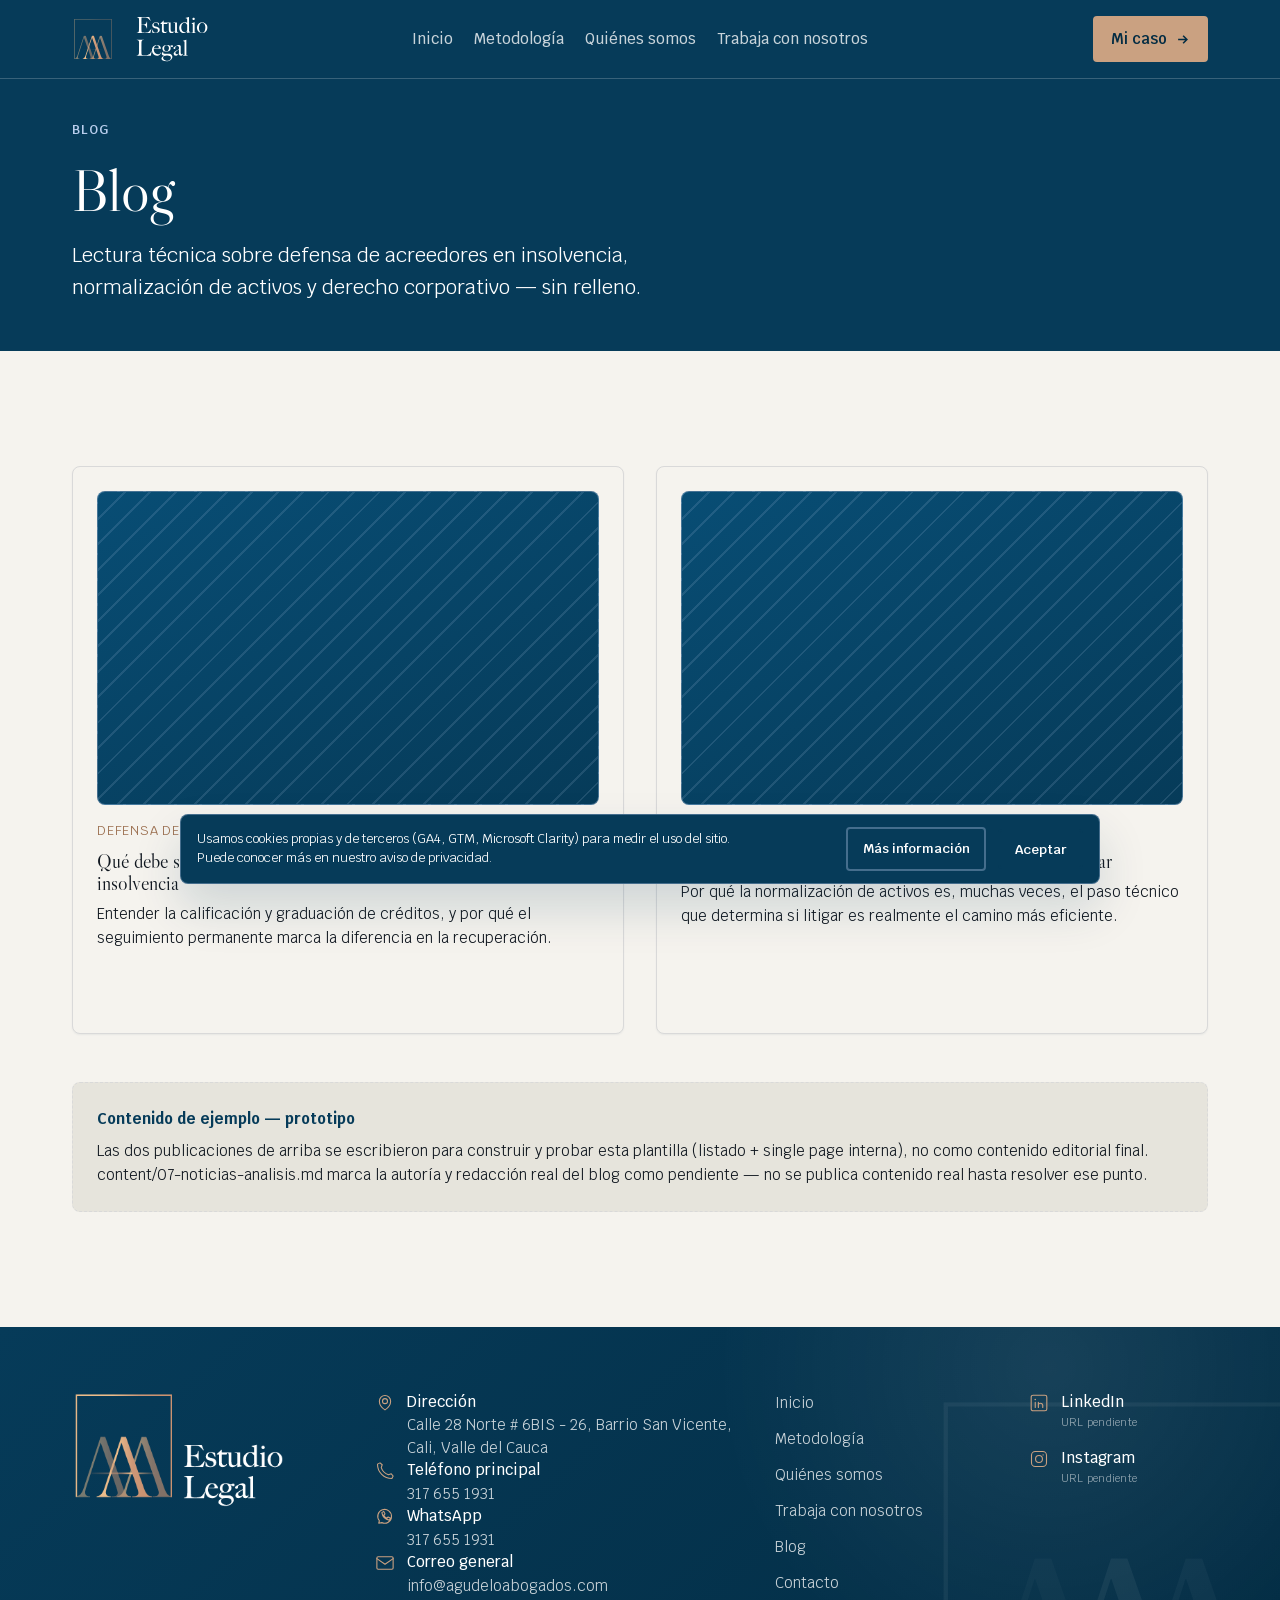
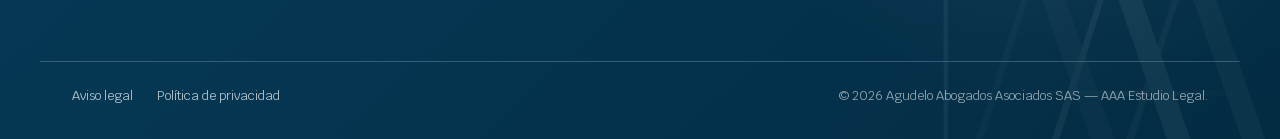
<file: prototype/noticias-analisis.html>
<!DOCTYPE html>
<html lang="es">
<head>
<meta charset="UTF-8">
<meta name="viewport" content="width=device-width, initial-scale=1">
<title>Blog — AAA Estudio Legal</title>
<meta name="description" content="Lectura técnica sobre defensa de acreedores en insolvencia, normalización de activos y derecho corporativo — sin relleno.">
<link rel="preconnect" href="https://fonts.googleapis.com">
<link rel="preconnect" href="https://fonts.gstatic.com" crossorigin>
<link href="https://fonts.googleapis.com/css2?family=Krub:wght@400;500;600;700&family=Libre+Caslon+Display&family=Libre+Caslon+Text:ital@1&display=swap" rel="stylesheet">
<link rel="stylesheet" href="css/tokens.css">
<link rel="stylesheet" href="css/base.css">
<link rel="stylesheet" href="css/components.css?v=20260831-menu-contact-layout">
</head>
<body>

<a class="skip-link" href="#contenido">Saltar al contenido</a>

<!-- D55 (2026-08-21): header full-width unificado con Home en las 7 páginas — a
     pedido del Owner (revierte la parte de D34 que mantenía la píldora flotante en
     las páginas interiores). Nota de mapeo WordPress completa en index.html. Este
     bloque debe mantenerse idéntico al de las otras 6 páginas — es una duplicación
     real de HTML/CSS (prototipo estático, sin plantillas): cualquier cambio futuro
     hay que replicarlo a mano en las 7, hasta que exista el template part de
     WordPress (`header.html`, ya previsto en README.md). -->
<header class="site-header site-header--global">
  <div class="container site-header__inner wp-block-group">
    <a class="brand wp-block-site-title" href="index.html" aria-label="AAA Estudio Legal — Inicio">
      <span class="brand__mark" aria-hidden="true">
        <img class="brand__isotype" src="assets/img/isotipo-AAA-legal.svg" width="200" height="200" alt="">
      </span>
      <span class="brand__wordmark" aria-hidden="true">
        <img class="brand__wordmark-light" src="assets/img/letras-blanco-logo-AAA-legal.svg" width="200" height="124" alt="">
        <img class="brand__wordmark-dark" src="assets/img/letras-logo-AAA-legal.svg" width="200" height="124" alt="">
      </span>
    </a>

    <details class="nav wp-block-navigation" open>
      <summary class="nav__toggle" aria-expanded="true">
        <svg class="nav__toggle-icon" viewBox="0 0 24 24" fill="none" stroke="currentColor" stroke-width="2" aria-hidden="true"><line x1="3" y1="6" x2="21" y2="6"/><line x1="3" y1="12" x2="21" y2="12"/><line x1="3" y1="18" x2="21" y2="18"/></svg>
        <span class="visually-hidden">Menú de navegación</span>
      </summary>
      <div class="nav__panel wp-block-navigation__container">
        <!-- D36 (2026-08-20): ver nota completa en index.html — mismo menú en las 7 páginas.
             Blog queda fuera del menú visible (oculto, no eliminado); esta página sigue
             existiendo y es accesible por URL directa. Ningún ítem lleva aria-current
             aquí porque ninguno representa esta página. -->
        <nav aria-label="Navegación principal">
          <ul>
            <li><a href="index.html">Inicio</a></li>
            <li><a href="servicios.html">Metodología</a></li>
            <li><a href="nuestro-equipo.html">Quiénes somos</a></li>
            <li><a href="trabaja-con-nosotros.html">Trabaja con nosotros</a></li>
          </ul>
        </nav>
        <div class="nav__mobile-contact" aria-label="Contacto de AAA Estudio Legal">
          <p class="nav__mobile-contact-label">Contacto</p>
          <address>
            <span>Calle 28 Norte # 6BIS - 26<br>Barrio San Vicente, Cali</span>
            <a href="https://wa.link/g02tqj" target="_blank" rel="noopener noreferrer">+57 317 655 1931</a>
            <a href="mailto:info@agudeloabogados.com">info@agudeloabogados.com</a>
          </address>
          <a class="nav__mobile-contact-cta" href="captacion-b2b.html">Hablemos de su caso <span aria-hidden="true">→</span></a>
        </div>
      </div>
    </details>

    <div class="site-header__actions wp-block-buttons">
      <div class="wp-block-button">
        <a class="btn btn--primary btn--header wp-block-button__link" href="#nota-ady">
          <span class="btn--header-label">Mi caso</span>
          <svg class="btn--icon" viewBox="0 0 24 24" fill="none" stroke="currentColor" stroke-width="2.5" aria-hidden="true"><path d="M5 12h14M13 6l6 6-6 6"/></svg>
        </a>
      </div>
    </div>
  </div>
</header>

<main id="contenido">

  <!-- ENCABEZADO — deliberadamente más ligero que el hero fotográfico de Inicio/
       Servicios/Contacto: esta es una página utilitaria de listado (SEO/GEO,
       "sin CTA comercial directo", content/07-noticias-analisis.md), no de conversión. -->
  <section class="section" data-surface="dark" style="padding-bottom: var(--space-12);">
    <div class="container">
      <div style="max-width: 62ch;">
        <p class="eyebrow">Blog</p>
        <h1>Blog</h1>
        <p style="font-size: var(--text-md);">Lectura técnica sobre defensa de acreedores en insolvencia, normalización de activos y derecho corporativo — sin relleno.</p>
      </div>
    </div>
  </section>

  <!-- LISTADO — hasta 2 entradas iniciales (outline C1). Ambas son contenido de
       ejemplo construido para prototipar esta plantilla y la single page interna;
       la autoría/redacción editorial real sigue pendiente (ver STATUS.md → vacíos). -->
  <section class="section" data-surface="light" aria-label="Listado de publicaciones">
    <div class="container">
      <div class="blog-grid">
        <article class="surface-solid reveal blog-card">
          <div class="media-placeholder blog-card__media" data-img-id="IMG-17" role="img" aria-label="Espacio reservado para imagen del artículo (IMG-17) — ver IMAGE-BRIEF.md"></div>
          <p class="blog-card__tag">Defensa de acreedores en insolvencia</p>
          <h3>Qué debe saber un acreedor antes de participar en un proceso de insolvencia</h3>
          <p>Entender la calificación y graduación de créditos, y por qué el seguimiento permanente marca la diferencia en la recuperación.</p>
          <a class="card-cta" href="noticia-insolvencia-acreedores.html">
            Lee el análisis completo
            <svg class="card-cta__icon" viewBox="0 0 24 24" fill="none" stroke="currentColor" stroke-width="2.5" aria-hidden="true"><path d="M5 12h14M13 6l6 6-6 6"/></svg>
          </a>
        </article>

        <article class="surface-solid reveal blog-card" style="--stagger-index:1">
          <div class="media-placeholder blog-card__media" data-img-id="IMG-18" role="img" aria-label="Espacio reservado para imagen del artículo (IMG-18) — ver IMAGE-BRIEF.md"></div>
          <p class="blog-card__tag">Normalización de activos</p>
          <h3>Normalización de activos: cuándo conviene antes de litigar</h3>
          <p>Por qué la normalización de activos es, muchas veces, el paso técnico que determina si litigar es realmente el camino más eficiente.</p>
          <a class="card-cta" href="noticia-normalizacion-activos.html">
            Lee el análisis completo
            <svg class="card-cta__icon" viewBox="0 0 24 24" fill="none" stroke="currentColor" stroke-width="2.5" aria-hidden="true"><path d="M5 12h14M13 6l6 6-6 6"/></svg>
          </a>
        </article>
      </div>

      <div class="ady-note reveal" style="margin-top: var(--space-12);">
        <strong>Contenido de ejemplo — prototipo</strong>
        Las dos publicaciones de arriba se escribieron para construir y probar esta plantilla (listado + single page interna), no como contenido editorial final. content/07-noticias-analisis.md marca la autoría y redacción real del blog como pendiente — no se publica contenido real hasta resolver ese punto.
      </div>
    </div>
  </section>

</main>

<!-- D67 (2026-08-21): footer full-width unificado con Home en las 7 páginas —
     agrega la columna "Sitio" (rescatada de este mismo footer simple, ahora
     retirado) entre Contacto y Redes sociales. Nota completa en index.html. Este
     bloque debe mantenerse idéntico al de las otras 6 páginas — duplicación real de
     HTML/CSS (prototipo estático, sin plantillas), mismo criterio que D55. -->
<footer class="site-footer site-footer--global" id="contacto-footer">
  <img class="home-footer__pattern" src="assets/img/isotipo-AAA-legal.svg" width="200" height="200" alt="" aria-hidden="true">

  <div class="container home-footer__grid">
    <div class="home-footer__brand-block">
      <a class="home-footer__logo" href="index.html" aria-label="AAA Estudio Legal — Inicio">
        <img src="assets/img/logo-completo-AAA-legal-blanco.png" width="317" height="168" alt="AAA Estudio Legal">
      </a>
    </div>

    <section class="home-footer__section home-footer__contact" aria-label="Información de contacto">
      <address class="home-footer__contact-list">
        <div class="home-footer__contact-item">
          <svg class="home-footer__icon" viewBox="0 0 256 256" fill="none" stroke="currentColor" stroke-width="14" stroke-linecap="round" stroke-linejoin="round" aria-hidden="true"><circle cx="128" cy="104" r="32"/><path d="M200 104c0 64-72 112-72 112S56 168 56 104a72 72 0 0 1 144 0Z"/></svg>
          <span><strong>Dirección</strong>Calle 28 Norte # 6BIS - 26, Barrio San Vicente, Cali, Valle del Cauca</span>
        </div>
        <a class="home-footer__contact-item" href="tel:+573176551931">
          <svg class="home-footer__icon" viewBox="0 0 256 256" fill="none" stroke="currentColor" stroke-width="14" stroke-linecap="round" stroke-linejoin="round" aria-hidden="true"><path d="M92 48 64 24 32 40c0 101.6 82.4 184 184 184l16-32-24-28-36 12a144 144 0 0 1-92-92Z"/></svg>
          <span><strong>Teléfono principal</strong>317 655 1931</span>
        </a>
        <a class="home-footer__contact-item" href="https://wa.link/g02tqj" target="_blank" rel="noopener noreferrer">
          <svg class="home-footer__icon" viewBox="0 0 256 256" fill="none" stroke="currentColor" stroke-width="14" stroke-linecap="round" stroke-linejoin="round" aria-hidden="true"><path d="M88 72c8 48 48 88 96 96l16-24-32-16-16 16c-16-8-32-24-40-40l16-16-16-32Z"/><path d="M48 208 56 176a88 88 0 1 1 32 24Z"/></svg>
          <span><strong>WhatsApp</strong>317 655 1931</span>
        </a>
        <a class="home-footer__contact-item" href="mailto:info@agudeloabogados.com">
          <svg class="home-footer__icon" viewBox="0 0 256 256" fill="none" stroke="currentColor" stroke-width="14" stroke-linecap="round" stroke-linejoin="round" aria-hidden="true"><rect x="24" y="48" width="208" height="160" rx="16"/><path d="m24 72 104 72L232 72"/></svg>
          <span><strong>Correo general</strong>info@agudeloabogados.com</span>
        </a>
      </address>
    </section>

    <section class="home-footer__section home-footer__sitemap" aria-label="Mapa del sitio">
      <nav class="home-footer__sitemap-list" aria-label="Mapa del sitio">
        <a href="index.html">Inicio</a>
        <a href="servicios.html">Metodología</a>
        <a href="nuestro-equipo.html">Quiénes somos</a>
        <a href="trabaja-con-nosotros.html">Trabaja con nosotros</a>
        <a href="noticias-analisis.html">Blog</a>
        <a href="captacion-b2b.html">Contacto</a>
      </nav>
    </section>

    <section class="home-footer__section home-footer__social" aria-label="Redes sociales">
      <div class="home-footer__social-list">
        <a class="home-footer__social-link" href="#url-linkedin-pendiente" aria-label="LinkedIn — URL pendiente de confirmar">
          <svg class="home-footer__icon" viewBox="0 0 256 256" fill="none" stroke="currentColor" stroke-width="14" stroke-linecap="round" stroke-linejoin="round" aria-hidden="true"><rect x="28" y="28" width="200" height="200" rx="24"/><circle cx="80" cy="84" r="10" fill="currentColor" stroke="none"/><path d="M80 120v64M120 184v-64M120 148c8-20 48-28 56 8v28"/></svg>
          <span><strong>LinkedIn</strong><small>URL pendiente</small></span>
        </a>
        <a class="home-footer__social-link" href="#url-instagram-pendiente" aria-label="Instagram — URL pendiente de confirmar">
          <svg class="home-footer__icon" viewBox="0 0 256 256" fill="none" stroke="currentColor" stroke-width="14" stroke-linecap="round" stroke-linejoin="round" aria-hidden="true"><rect x="32" y="32" width="192" height="192" rx="48"/><circle cx="128" cy="128" r="44"/><circle cx="180" cy="76" r="8" fill="currentColor" stroke="none"/></svg>
          <span><strong>Instagram</strong><small>URL pendiente</small></span>
        </a>
      </div>
    </section>
  </div>

  <div class="container home-footer__bottom">
    <nav class="home-footer__legal-links" aria-label="Información legal">
      <a href="proximamente.html">Aviso legal</a>
      <a href="proximamente.html">Política de privacidad</a>
    </nav>
    <span>© 2026 Agudelo Abogados Asociados SAS — AAA Estudio Legal.</span>
  </div>
</footer>

<div class="cookie-banner" role="region" aria-label="Aviso de cookies" hidden>
  <p>Usamos cookies propias y de terceros (GA4, GTM, Microsoft Clarity) para medir el uso del sitio. Puede conocer más en nuestro aviso de privacidad.</p>
  <a class="btn btn--ghost" href="proximamente.html" style="color:var(--color-white); border-color: var(--color-border-on-dark);">Más información</a>
  <button class="btn btn--primary" type="button" data-cookie-accept>Aceptar</button>
</div>

<script src="js/main.js?v=20260831-mobile-menu"></script>
</body>
</html>
</file>
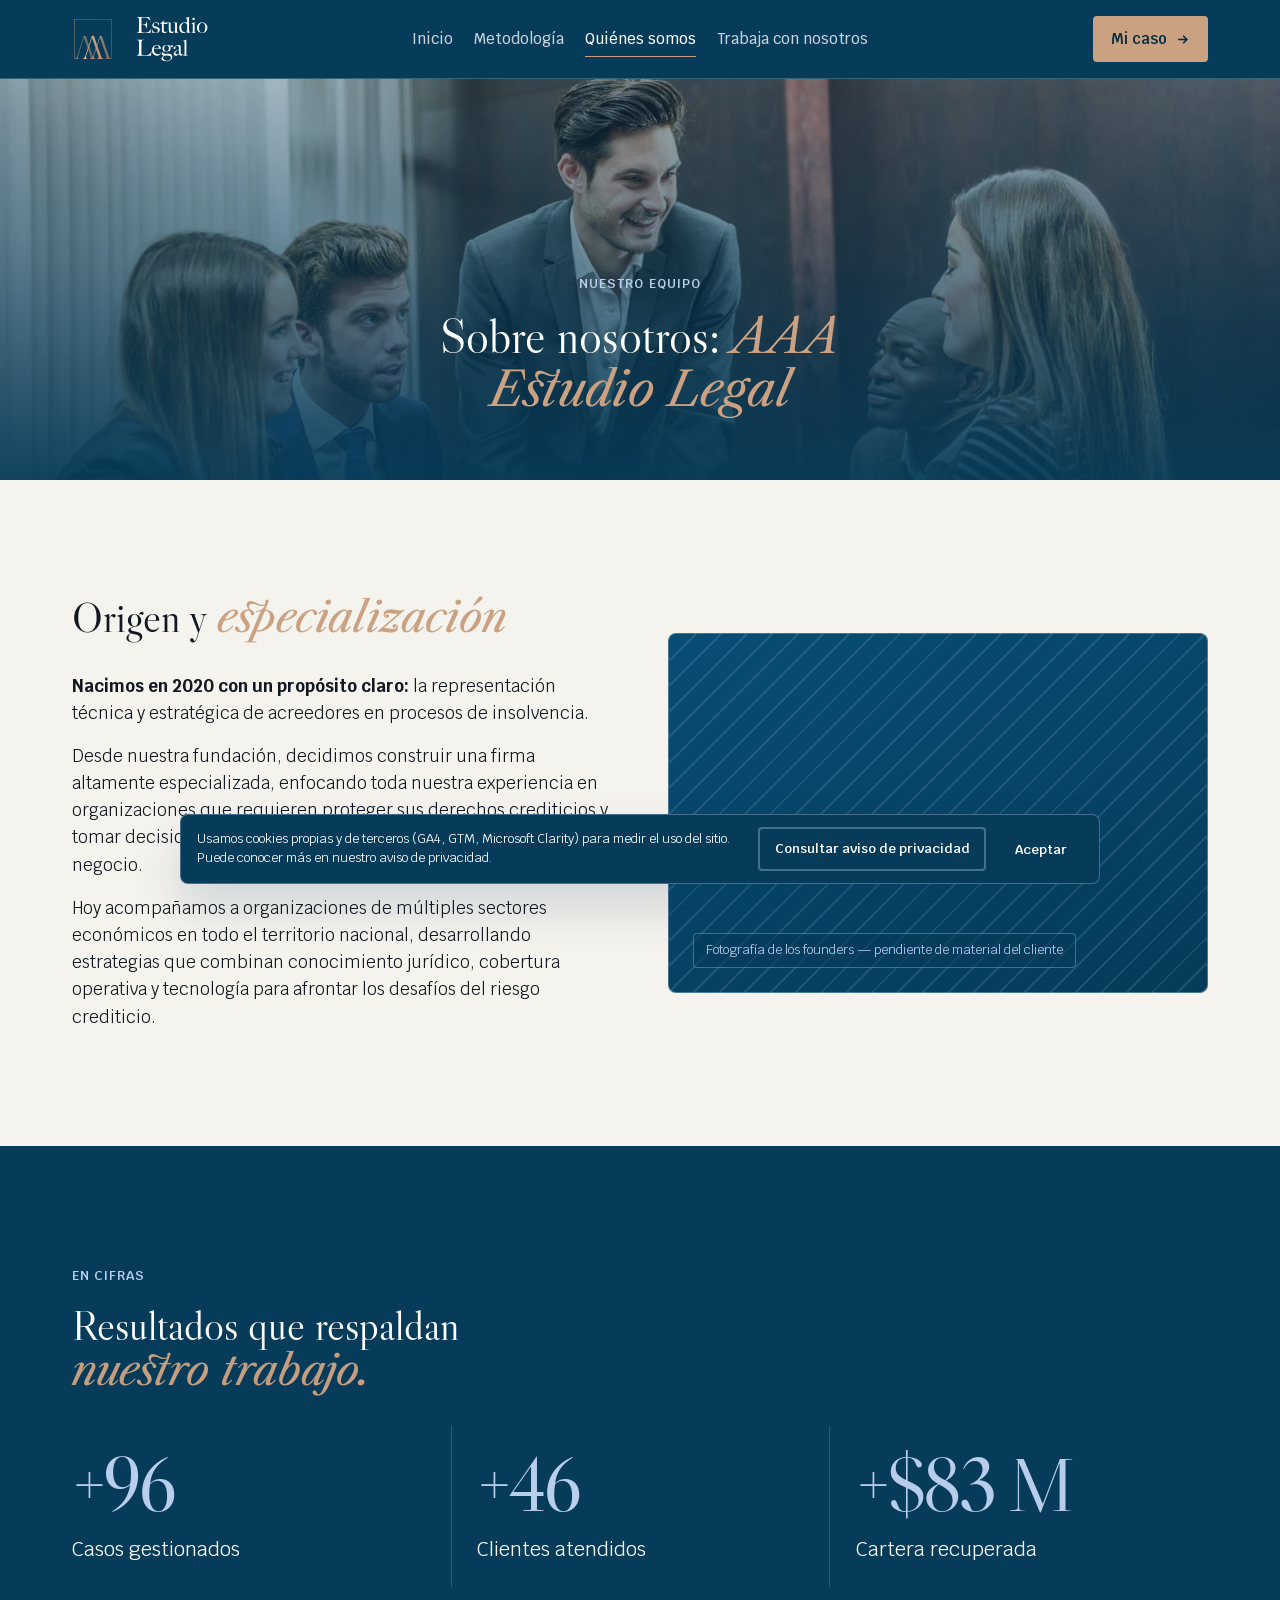
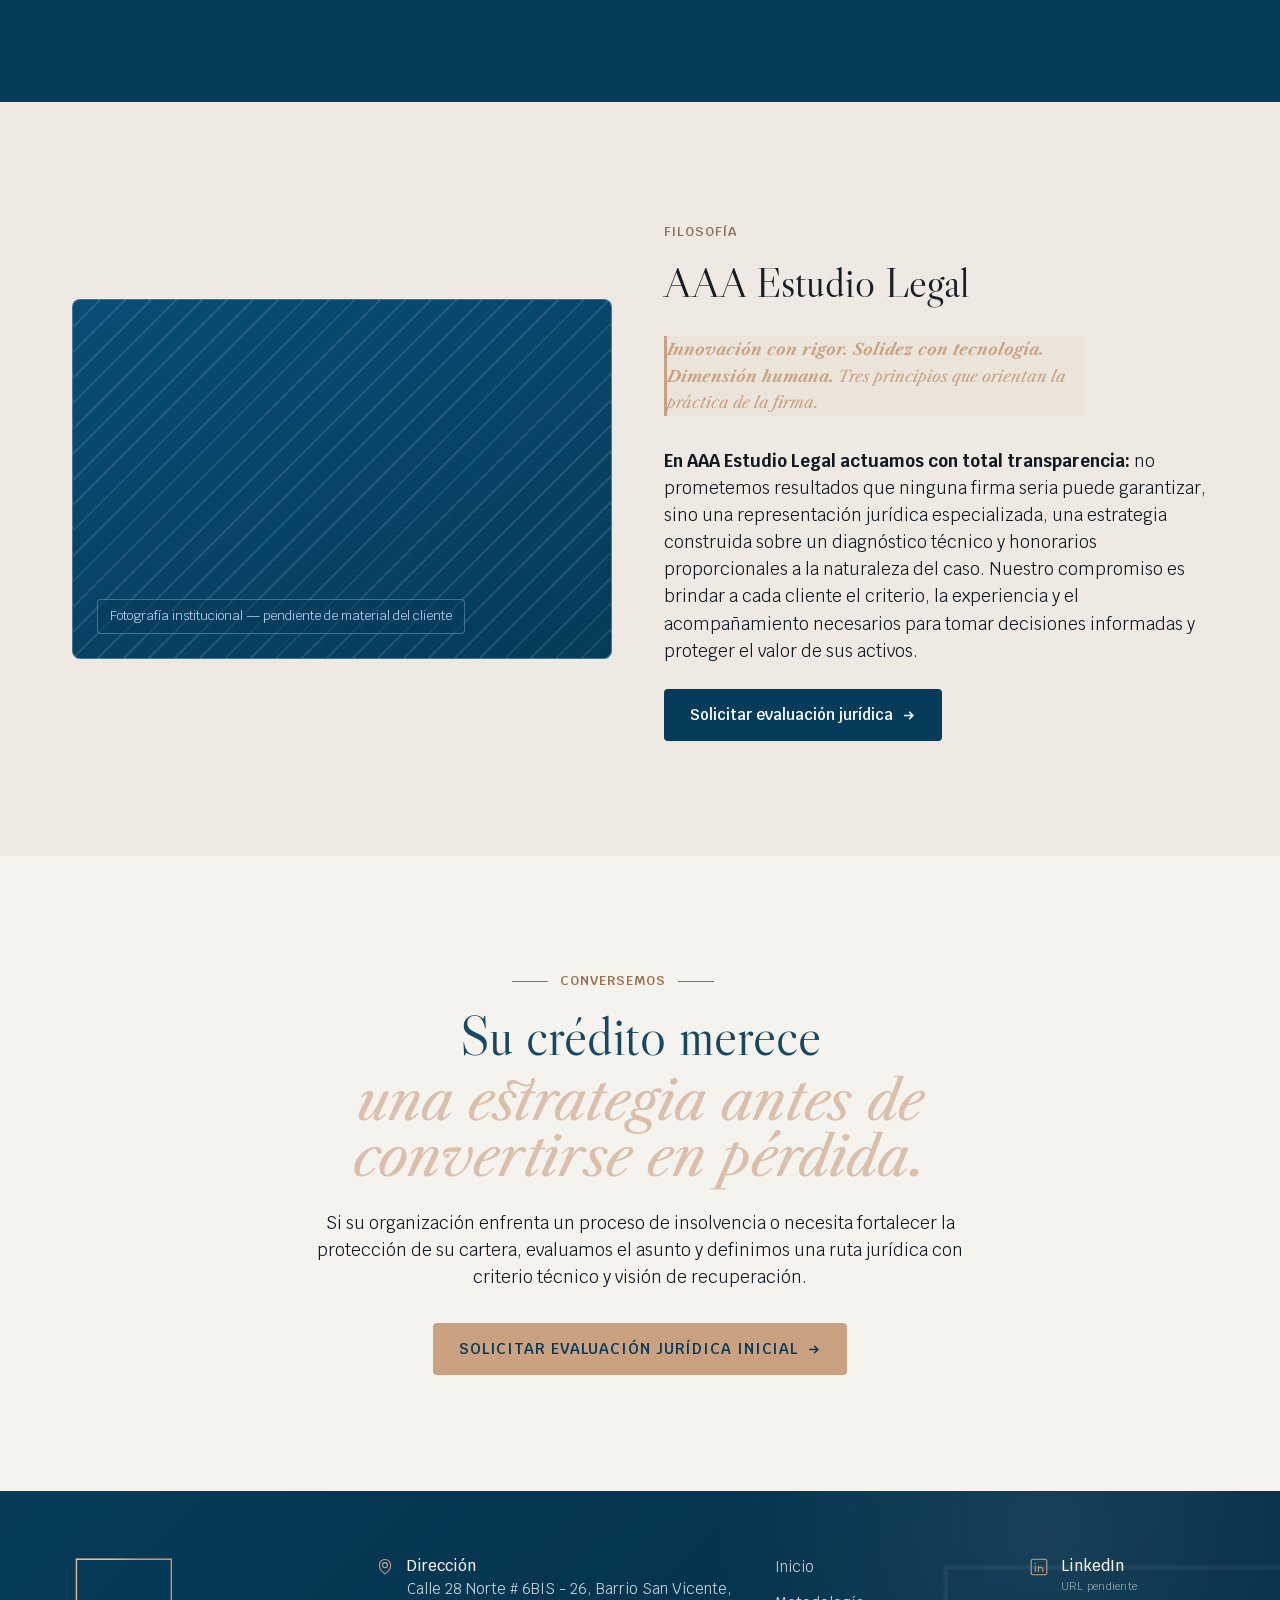
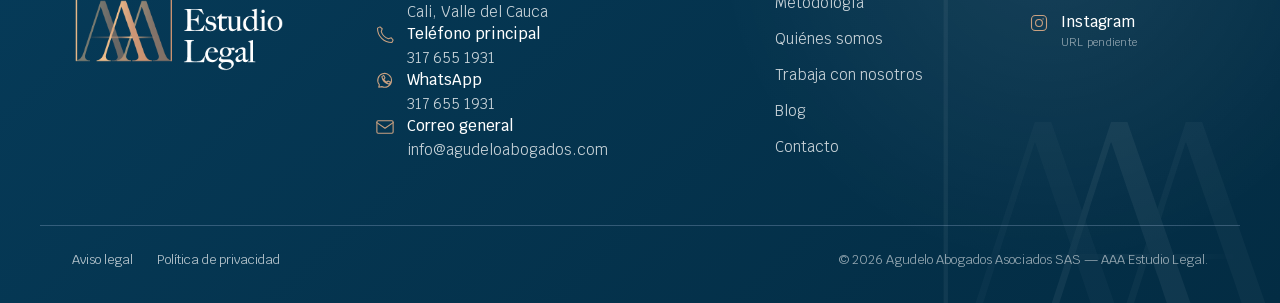
<file: prototype/nuestro-equipo.html>
<!DOCTYPE html>
<html lang="es">
<head>
<meta charset="UTF-8">
<meta name="viewport" content="width=device-width, initial-scale=1">
<title>Sobre nosotros: AAA Estudio Legal</title>
<meta name="description" content="Nacimos en 2020 con un propósito claro: la representación técnica y estratégica de acreedores en procesos de insolvencia.">
<link rel="preconnect" href="https://fonts.googleapis.com">
<link rel="preconnect" href="https://fonts.gstatic.com" crossorigin>
<link href="https://fonts.googleapis.com/css2?family=Krub:wght@400;500;600;700&family=Libre+Caslon+Display&family=Libre+Caslon+Text:ital@1&display=swap" rel="stylesheet">
<link rel="stylesheet" href="css/tokens.css">
<link rel="stylesheet" href="css/base.css">
<link rel="stylesheet" href="css/components.css?v=20260831-menu-contact-layout">
</head>
<body>

<a class="skip-link" href="#contenido">Saltar al contenido</a>

<!-- D55 (2026-08-21): header full-width unificado con Home en las 7 páginas — a
     pedido del Owner (revierte la parte de D34 que mantenía la píldora flotante en
     las páginas interiores). Nota de mapeo WordPress completa en index.html. Este
     bloque debe mantenerse idéntico al de las otras 6 páginas — es una duplicación
     real de HTML/CSS (prototipo estático, sin plantillas): cualquier cambio futuro
     hay que replicarlo a mano en las 7, hasta que exista el template part de
     WordPress (`header.html`, ya previsto en README.md). -->
<header class="site-header site-header--global">
  <div class="container site-header__inner wp-block-group">
    <a class="brand wp-block-site-title" href="index.html" aria-label="AAA Estudio Legal — Inicio">
      <span class="brand__mark" aria-hidden="true">
        <img class="brand__isotype" src="assets/img/isotipo-AAA-legal.svg" width="200" height="200" alt="">
      </span>
      <span class="brand__wordmark" aria-hidden="true">
        <img class="brand__wordmark-light" src="assets/img/letras-blanco-logo-AAA-legal.svg" width="200" height="124" alt="">
        <img class="brand__wordmark-dark" src="assets/img/letras-logo-AAA-legal.svg" width="200" height="124" alt="">
      </span>
    </a>

    <details class="nav wp-block-navigation" open>
      <summary class="nav__toggle" aria-expanded="true">
        <svg class="nav__toggle-icon" viewBox="0 0 24 24" fill="none" stroke="currentColor" stroke-width="2" aria-hidden="true"><line x1="3" y1="6" x2="21" y2="6"/><line x1="3" y1="12" x2="21" y2="12"/><line x1="3" y1="18" x2="21" y2="18"/></svg>
        <span class="visually-hidden">Menú de navegación</span>
      </summary>
      <div class="nav__panel wp-block-navigation__container">
        <!-- D36 (2026-08-20): ver nota completa en index.html — mismo menú en las 7 páginas.
             "Quiénes somos" lleva aria-current en esta página.
             D72 (2026-08-21): "Trabaja con nosotros" deja de apuntar aquí (era un ancla
             a la sección de Postulación) — ahora es su propia página real. -->
        <nav aria-label="Navegación principal">
          <ul>
            <li><a href="index.html">Inicio</a></li>
            <li><a href="servicios.html">Metodología</a></li>
            <li><a href="nuestro-equipo.html" aria-current="page">Quiénes somos</a></li>
            <li><a href="trabaja-con-nosotros.html">Trabaja con nosotros</a></li>
          </ul>
        </nav>
        <div class="nav__mobile-contact" aria-label="Contacto de AAA Estudio Legal">
          <p class="nav__mobile-contact-label">Contacto</p>
          <address>
            <span>Calle 28 Norte # 6BIS - 26<br>Barrio San Vicente, Cali</span>
            <a href="https://wa.link/g02tqj" target="_blank" rel="noopener noreferrer">+57 317 655 1931</a>
            <a href="mailto:info@agudeloabogados.com">info@agudeloabogados.com</a>
          </address>
          <a class="nav__mobile-contact-cta" href="captacion-b2b.html">Hablemos de su caso <span aria-hidden="true">→</span></a>
        </div>
      </div>
    </details>

    <div class="site-header__actions wp-block-buttons">
      <div class="wp-block-button">
        <a class="btn btn--primary btn--header wp-block-button__link" href="#nota-ady">
          <span class="btn--header-label">Mi caso</span>
          <svg class="btn--icon" viewBox="0 0 24 24" fill="none" stroke="currentColor" stroke-width="2.5" aria-hidden="true"><path d="M5 12h14M13 6l6 6-6 6"/></svg>
        </a>
      </div>
    </div>
  </div>
</header>

<main id="contenido">

  <!-- HERO — copy real v2 SEO (content/04-nuestro-equipo.md), sin fotografía todavía.
       Sin CTA propio: esta página no compite con Capacidad Técnica/Contacto
       (outline explícito — enlaces a LinkedIn/perfiles, nunca CTA comercial).
       D77 (2026-08-21): a pedido del Owner, el H1 gana la misma clase `hero__title`
       y el mismo énfasis en cursiva dorada (`.text-gradient`, ya normalizado a color
       sólido en D76) que usan los demás heroes del sitio (Inicio, Metodología,
       Captación B2B) — hasta ahora esta página no tenía ninguno de los dos. -->
  <section class="hero-immersive hero--editorial hero--editorial--about" data-surface="dark" aria-label="Presentación de Nuestro Equipo">
    <div class="hero-shell">
      <div class="hero-shell__media">
        <img src="assets/img/temp-prototype-home-dimension-humana.jpg" alt="" data-asset-status="temporary-prototype" width="1500" height="1001" decoding="async">
        <div class="hero-shell__scrim" aria-hidden="true"></div>
      </div>
      <div class="hero-shell__content">
        <p class="eyebrow">Nuestro Equipo</p>
        <h1 class="hero__title">Sobre nosotros: <span class="text-gradient">AAA Estudio Legal</span></h1>
      </div>
    </div>
  </section>

  <!-- QUIÉNES SOMOS — D75 (2026-08-21): a pedido del Owner, recicla el diseño y
       estructura de Home § "¿Qué hace AAA?"/Servicios § "Transparencia"
       (`.grid-2.what-we-do-grid` + `.media-placeholder.what-we-do-visual`, ya
       generalizado en D73/D74) — el `max-width: 68ch` que tenía antes hacía que el
       margen izquierdo del contenido no coincidiera con el de Inicio/Metodología
       (contenedor angosto centrado en vez del contenedor estándar del sitio).
       Apertura y origen ya son copy real (v2 SEO); la biografía de los founders
       sigue como placeholder explícito por Decisión D19 — no se inventa biografía,
       motivación ni anécdota fundacional sin insumo del cliente.
       D76 (2026-08-21): se retira el aviso `.ady-note` de "Founders — contenido
       pendiente del cliente" — a pedido del Owner, ya no es necesario. La
       Decisión D19 (no inventar biografía sin insumo del cliente) sigue vigente,
       solo se quita el aviso visible en pantalla.
       D88 (2026-08-25): a pedido del Owner, la sección pasa de `data-surface="dark"`
       a `"light"` (fondo #F5F3EE, igual que el resto del sitio) para diferenciarse
       del hero oscuro justo encima — títulos/párrafo/eyebrow no necesitan ningún
       color a mano: caen solos en los valores por defecto para superficie clara
       (mismo mecanismo de base.css/tokens.css que usa cualquier otra sección clara
       del sitio). El eyebrow, que repetía el texto del H2 ("Quiénes somos" /
       "¿Quiénes somos?"), cambia a "Origen" — retomando el nombre que ya usa esta
       misma sección en la estructura narrativa del contenido aprobado
       (content/04-nuestro-equipo.md § "Origen — hechos confirmados como anclaje"),
       sin inventar un rótulo nuevo. -->
  <section class="section surface-theme--light-base" data-surface="light" aria-labelledby="quienes-somos-heading">
    <div class="container grid-2 what-we-do-grid">
      <div class="section-heading--editorial" data-motion="section-title">
        <h2 id="quienes-somos-heading"><span class="section-title__regular">Origen y</span> <span class="section-title__emphasis">especialización</span></h2>
        <p><strong>Nacimos en 2020 con un propósito claro:</strong> la representación técnica y estratégica de acreedores en procesos de insolvencia.</p>
        <p>Desde nuestra fundación, decidimos construir una firma altamente especializada, enfocando toda nuestra experiencia en organizaciones que requieren proteger sus derechos crediticios y tomar decisiones con información, respaldo jurídico y visión de negocio.</p>
        <p>Hoy acompañamos a organizaciones de múltiples sectores económicos en todo el territorio nacional, desarrollando estrategias que combinan conocimiento jurídico, cobertura operativa y tecnología para afrontar los desafíos del riesgo crediticio.</p>
      </div>
      <div class="media-placeholder what-we-do-visual reveal" role="img" aria-label="Espacio reservado para fotografía de los founders, pendiente de material del cliente">
        <span class="media-placeholder__label">Fotografía de los founders — pendiente de material del cliente</span>
      </div>
    </div>
  </section>

  <section class="section stats-counter stats-counter--editorial surface-theme--dark-primary" data-surface="dark" data-motion="stats" aria-labelledby="cifras-equipo-heading">
    <div class="container">
      <div class="section-head section-heading--editorial" data-motion="section-title">
        <p class="eyebrow">En cifras</p>
        <h2 id="cifras-equipo-heading"><span class="section-title__regular">Resultados que respaldan</span> <span class="section-title__emphasis">nuestro trabajo.</span></h2>
      </div>
      <div class="stats-grid" role="list" aria-label="Cifras de AAA Estudio Legal">
        <div class="stat-card" role="listitem">
          <p class="stat-card__number" data-count-to="100" data-count-prefix="+">+100</p>
          <p class="stat-card__label">Casos gestionados</p>
        </div>
        <div class="stat-card" role="listitem">
          <p class="stat-card__number" data-count-to="50" data-count-prefix="+">+50</p>
          <p class="stat-card__label">Clientes atendidos</p>
        </div>
        <div class="stat-card" role="listitem">
          <p class="stat-card__number" data-count-to="100" data-count-prefix="+$" data-count-suffix=" M">+$100 M</p>
          <p class="stat-card__label">Cartera recuperada</p>
        </div>
      </div>
    </div>
  </section>

  <!-- FILOSOFÍA — D78 (2026-08-21): segundo rediseño a pedido del Owner — el de D75
       (3 tarjetas de atributo) no convenció; el Owner adjuntó una referencia (foto de
       fondo + tarjeta sólida flotante con ícono/título/texto) y pidió recrear esa
       composición con nuestra propia paleta y tipografía, no las de la referencia.
       D88 (2026-08-25): tercer rediseño a pedido del Owner — se retira el patrón
       `.cierre-grid`/`.cierre-card` de D78 y se reutiliza en su lugar el mismo
       elemento de "¿Quiénes somos?" arriba (`.grid-2.what-we-do-grid`), pero
       invertido: la fotografía queda a la izquierda y el texto a la derecha (nuevo
       modificador `.what-we-do-grid--reverse`, ver components.css — solo cambia qué
       columna hereda `justify-self:start` en vez de `:end`, mismo componente, mismo
       ancho de imagen). Se agrega un CTA que no existía antes ("Hablemos de su
       caso"), mismo texto/ícono/destino (`captacion-b2b.html`) que usan los demás
       bloques de cierre del sitio. Copy sin cambios respecto a D78. -->
  <section class="section philosophy-section surface-theme--light-alt" data-surface="light" aria-labelledby="filosofia-heading">
    <div class="container grid-2 what-we-do-grid what-we-do-grid--reverse">
      <div class="media-placeholder what-we-do-visual reveal" role="img" aria-label="Espacio reservado para fotografía institucional, pendiente de material del cliente">
        <span class="media-placeholder__label">Fotografía institucional — pendiente de material del cliente</span>
      </div>
      <div class="section-heading--editorial" data-motion="section-title">
        <p class="eyebrow">Filosofía</p>
        <h2 id="filosofia-heading">AAA Estudio Legal</h2>
        <blockquote class="philosophy-quote">
          <p><strong><em>Innovación con rigor. Solidez con tecnología. Dimensión humana.</em></strong> Tres principios que orientan la práctica de la firma.</p>
        </blockquote>
        <p class="philosophy-description"><strong>En AAA Estudio Legal actuamos con total transparencia:</strong> no prometemos resultados que ninguna firma seria puede garantizar, sino una representación jurídica especializada, una estrategia construida sobre un diagnóstico técnico y honorarios proporcionales a la naturaleza del caso. Nuestro compromiso es brindar a cada cliente el criterio, la experiencia y el acompañamiento necesarios para tomar decisiones informadas y proteger el valor de sus activos.</p>
        <a class="btn btn--primary" href="captacion-b2b.html" style="margin-top: var(--space-6);">
          Solicitar evaluación jurídica
          <svg class="btn--icon" viewBox="0 0 24 24" fill="none" stroke="currentColor" stroke-width="2.5" aria-hidden="true"><path d="M5 12h14M13 6l6 6-6 6"/></svg>
        </a>
      </div>
    </div>
  </section>

  <!-- D72 (2026-08-21): "Nuestro equipo" y "Postulación" se mueven a la nueva página
       trabaja-con-nosotros.html — a pedido del Owner. Esta página (Quiénes somos)
       conserva Hero/Quiénes somos/Filosofía. Ver trabaja-con-nosotros.html para el
       contenido movido, sin cambios de copy.
       D75 (2026-08-21): se retira el cierre "Conócenos también en LinkedIn e
       Instagram." — a pedido del Owner, ya no es necesario. La página termina en
       Filosofía. -->

  <section class="section chapter site-closing-cta site-closing-cta--internal surface-theme--light-base" aria-labelledby="cierre-heading">
    <div class="container">
      <div class="site-closing-cta__panel">
        <div class="site-closing-cta__heading" data-motion="section-title">
          <p class="eyebrow">Conversemos</p>
          <h2 id="cierre-heading"><span class="section-title__regular">Su crédito merece</span> <span class="section-title__emphasis section-title__emphasis--block">una estrategia antes de convertirse en pérdida.</span></h2>
        </div>
        <div class="site-closing-cta__content">
          <p class="site-closing-cta__text">Si su organización enfrenta un proceso de insolvencia o necesita fortalecer la protección de su cartera, evaluamos el asunto y definimos una ruta jurídica con criterio técnico y visión de recuperación.</p>
          <a class="btn site-closing-cta__button" href="captacion-b2b.html">Solicitar evaluación jurídica inicial<svg class="btn--icon" viewBox="0 0 24 24" fill="none" stroke="currentColor" stroke-width="2.5" aria-hidden="true"><path d="M5 12h14M13 6l6 6-6 6"/></svg></a>
        </div>
      </div>
    </div>
  </section>

</main>

<!-- D67 (2026-08-21): footer full-width unificado con Home en las 7 páginas —
     agrega la columna "Sitio" (rescatada de este mismo footer simple, ahora
     retirado) entre Contacto y Redes sociales. Nota completa en index.html. Este
     bloque debe mantenerse idéntico al de las otras 6 páginas — duplicación real de
     HTML/CSS (prototipo estático, sin plantillas), mismo criterio que D55. -->
<footer class="site-footer site-footer--global" id="contacto-footer">
  <img class="home-footer__pattern" src="assets/img/isotipo-AAA-legal.svg" width="200" height="200" alt="" aria-hidden="true">

  <div class="container home-footer__grid">
    <div class="home-footer__brand-block">
      <a class="home-footer__logo" href="index.html" aria-label="AAA Estudio Legal — Inicio">
        <img src="assets/img/logo-completo-AAA-legal-blanco.png" width="317" height="168" alt="AAA Estudio Legal">
      </a>
    </div>

    <section class="home-footer__section home-footer__contact" aria-label="Información de contacto">
      <address class="home-footer__contact-list">
        <div class="home-footer__contact-item">
          <svg class="home-footer__icon" viewBox="0 0 256 256" fill="none" stroke="currentColor" stroke-width="14" stroke-linecap="round" stroke-linejoin="round" aria-hidden="true"><circle cx="128" cy="104" r="32"/><path d="M200 104c0 64-72 112-72 112S56 168 56 104a72 72 0 0 1 144 0Z"/></svg>
          <span><strong>Dirección</strong>Calle 28 Norte # 6BIS - 26, Barrio San Vicente, Cali, Valle del Cauca</span>
        </div>
        <a class="home-footer__contact-item" href="tel:+573176551931">
          <svg class="home-footer__icon" viewBox="0 0 256 256" fill="none" stroke="currentColor" stroke-width="14" stroke-linecap="round" stroke-linejoin="round" aria-hidden="true"><path d="M92 48 64 24 32 40c0 101.6 82.4 184 184 184l16-32-24-28-36 12a144 144 0 0 1-92-92Z"/></svg>
          <span><strong>Teléfono principal</strong>317 655 1931</span>
        </a>
        <a class="home-footer__contact-item" href="https://wa.link/g02tqj" target="_blank" rel="noopener noreferrer">
          <svg class="home-footer__icon" viewBox="0 0 256 256" fill="none" stroke="currentColor" stroke-width="14" stroke-linecap="round" stroke-linejoin="round" aria-hidden="true"><path d="M88 72c8 48 48 88 96 96l16-24-32-16-16 16c-16-8-32-24-40-40l16-16-16-32Z"/><path d="M48 208 56 176a88 88 0 1 1 32 24Z"/></svg>
          <span><strong>WhatsApp</strong>317 655 1931</span>
        </a>
        <a class="home-footer__contact-item" href="mailto:info@agudeloabogados.com">
          <svg class="home-footer__icon" viewBox="0 0 256 256" fill="none" stroke="currentColor" stroke-width="14" stroke-linecap="round" stroke-linejoin="round" aria-hidden="true"><rect x="24" y="48" width="208" height="160" rx="16"/><path d="m24 72 104 72L232 72"/></svg>
          <span><strong>Correo general</strong>info@agudeloabogados.com</span>
        </a>
      </address>
    </section>

    <section class="home-footer__section home-footer__sitemap" aria-label="Mapa del sitio">
      <nav class="home-footer__sitemap-list" aria-label="Mapa del sitio">
        <a href="index.html">Inicio</a>
        <a href="servicios.html">Metodología</a>
        <a href="nuestro-equipo.html">Quiénes somos</a>
        <a href="trabaja-con-nosotros.html">Trabaja con nosotros</a>
        <a href="noticias-analisis.html">Blog</a>
        <a href="captacion-b2b.html">Contacto</a>
      </nav>
    </section>

    <section class="home-footer__section home-footer__social" aria-label="Redes sociales">
      <div class="home-footer__social-list">
        <a class="home-footer__social-link" href="#url-linkedin-pendiente" aria-label="LinkedIn — URL pendiente de confirmar">
          <svg class="home-footer__icon" viewBox="0 0 256 256" fill="none" stroke="currentColor" stroke-width="14" stroke-linecap="round" stroke-linejoin="round" aria-hidden="true"><rect x="28" y="28" width="200" height="200" rx="24"/><circle cx="80" cy="84" r="10" fill="currentColor" stroke="none"/><path d="M80 120v64M120 184v-64M120 148c8-20 48-28 56 8v28"/></svg>
          <span><strong>LinkedIn</strong><small>URL pendiente</small></span>
        </a>
        <a class="home-footer__social-link" href="#url-instagram-pendiente" aria-label="Instagram — URL pendiente de confirmar">
          <svg class="home-footer__icon" viewBox="0 0 256 256" fill="none" stroke="currentColor" stroke-width="14" stroke-linecap="round" stroke-linejoin="round" aria-hidden="true"><rect x="32" y="32" width="192" height="192" rx="48"/><circle cx="128" cy="128" r="44"/><circle cx="180" cy="76" r="8" fill="currentColor" stroke="none"/></svg>
          <span><strong>Instagram</strong><small>URL pendiente</small></span>
        </a>
      </div>
    </section>
  </div>

  <div class="container home-footer__bottom">
    <nav class="home-footer__legal-links" aria-label="Información legal">
      <a href="proximamente.html">Aviso legal</a>
      <a href="proximamente.html">Política de privacidad</a>
    </nav>
    <span>© 2026 Agudelo Abogados Asociados SAS — AAA Estudio Legal.</span>
  </div>
</footer>

<div class="cookie-banner" role="region" aria-label="Aviso de cookies" hidden>
  <p>Usamos cookies propias y de terceros (GA4, GTM, Microsoft Clarity) para medir el uso del sitio. Puede conocer más en nuestro aviso de privacidad.</p>
  <a class="btn btn--ghost" href="proximamente.html" style="color:var(--color-white); border-color: var(--color-border-on-dark);">Consultar aviso de privacidad</a>
  <button class="btn btn--primary" type="button" data-cookie-accept>Aceptar</button>
</div>

<script defer src="js/gsap/gsap-3.15.0.min.js"></script>
<script defer src="js/gsap/ScrollTrigger-3.15.0.min.js"></script>
<script defer src="js/home-motion.js?v=20260831-motion-phase-2"></script>
<script defer src="js/main.js?v=20260831-mobile-menu"></script>
</body>
</html>
</file>
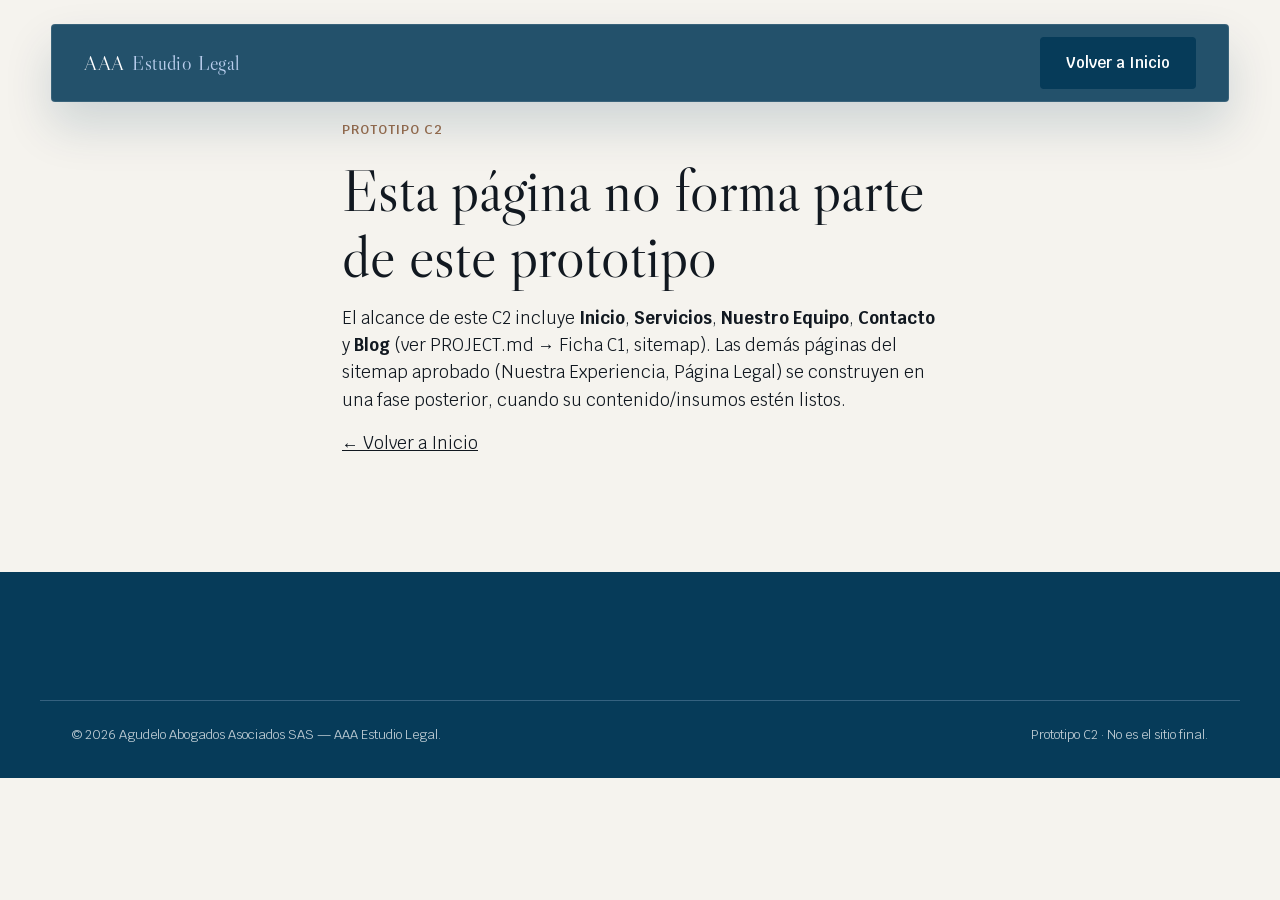
<file: prototype/proximamente.html>
<!DOCTYPE html>
<html lang="es">
<head>
<meta charset="UTF-8">
<meta name="viewport" content="width=device-width, initial-scale=1">
<title>Página fuera de alcance de este prototipo — AAA Estudio Legal</title>
<link href="https://fonts.googleapis.com/css2?family=Krub:wght@400;500;600;700&family=Libre+Caslon+Display&family=Libre+Caslon+Text:ital@1&display=swap" rel="stylesheet">
<link rel="stylesheet" href="css/tokens.css">
<link rel="stylesheet" href="css/base.css">
<link rel="stylesheet" href="css/components.css">
</head>
<body>
<a class="skip-link" href="#contenido">Saltar al contenido</a>
<header class="site-header">
  <div class="container site-header__inner">
    <a class="brand" href="index.html">AAA <span>Estudio Legal</span></a>
    <div class="site-header__actions">
      <a class="btn btn--primary btn--header" href="index.html">Volver a Inicio</a>
    </div>
  </div>
</header>
<main id="contenido">
  <section class="section" data-surface="light">
    <div class="container" style="max-width: 60ch;">
      <p class="eyebrow">Prototipo C2</p>
      <h1>Esta página no forma parte de este prototipo</h1>
      <p>El alcance de este C2 incluye <strong>Inicio</strong>, <strong>Servicios</strong>, <strong>Nuestro Equipo</strong>, <strong>Contacto</strong> y <strong>Blog</strong> (ver PROJECT.md → Ficha C1, sitemap). Las demás páginas del sitemap aprobado (Nuestra Experiencia, Página Legal) se construyen en una fase posterior, cuando su contenido/insumos estén listos.</p>
      <p><a href="index.html">← Volver a Inicio</a></p>
    </div>
  </section>
</main>
<footer class="site-footer">
  <div class="container footer-bottom">
    <span>© 2026 Agudelo Abogados Asociados SAS — AAA Estudio Legal.</span>
    <span>Prototipo C2 · No es el sitio final.</span>
  </div>
</footer>
</body>
</html>
</file>
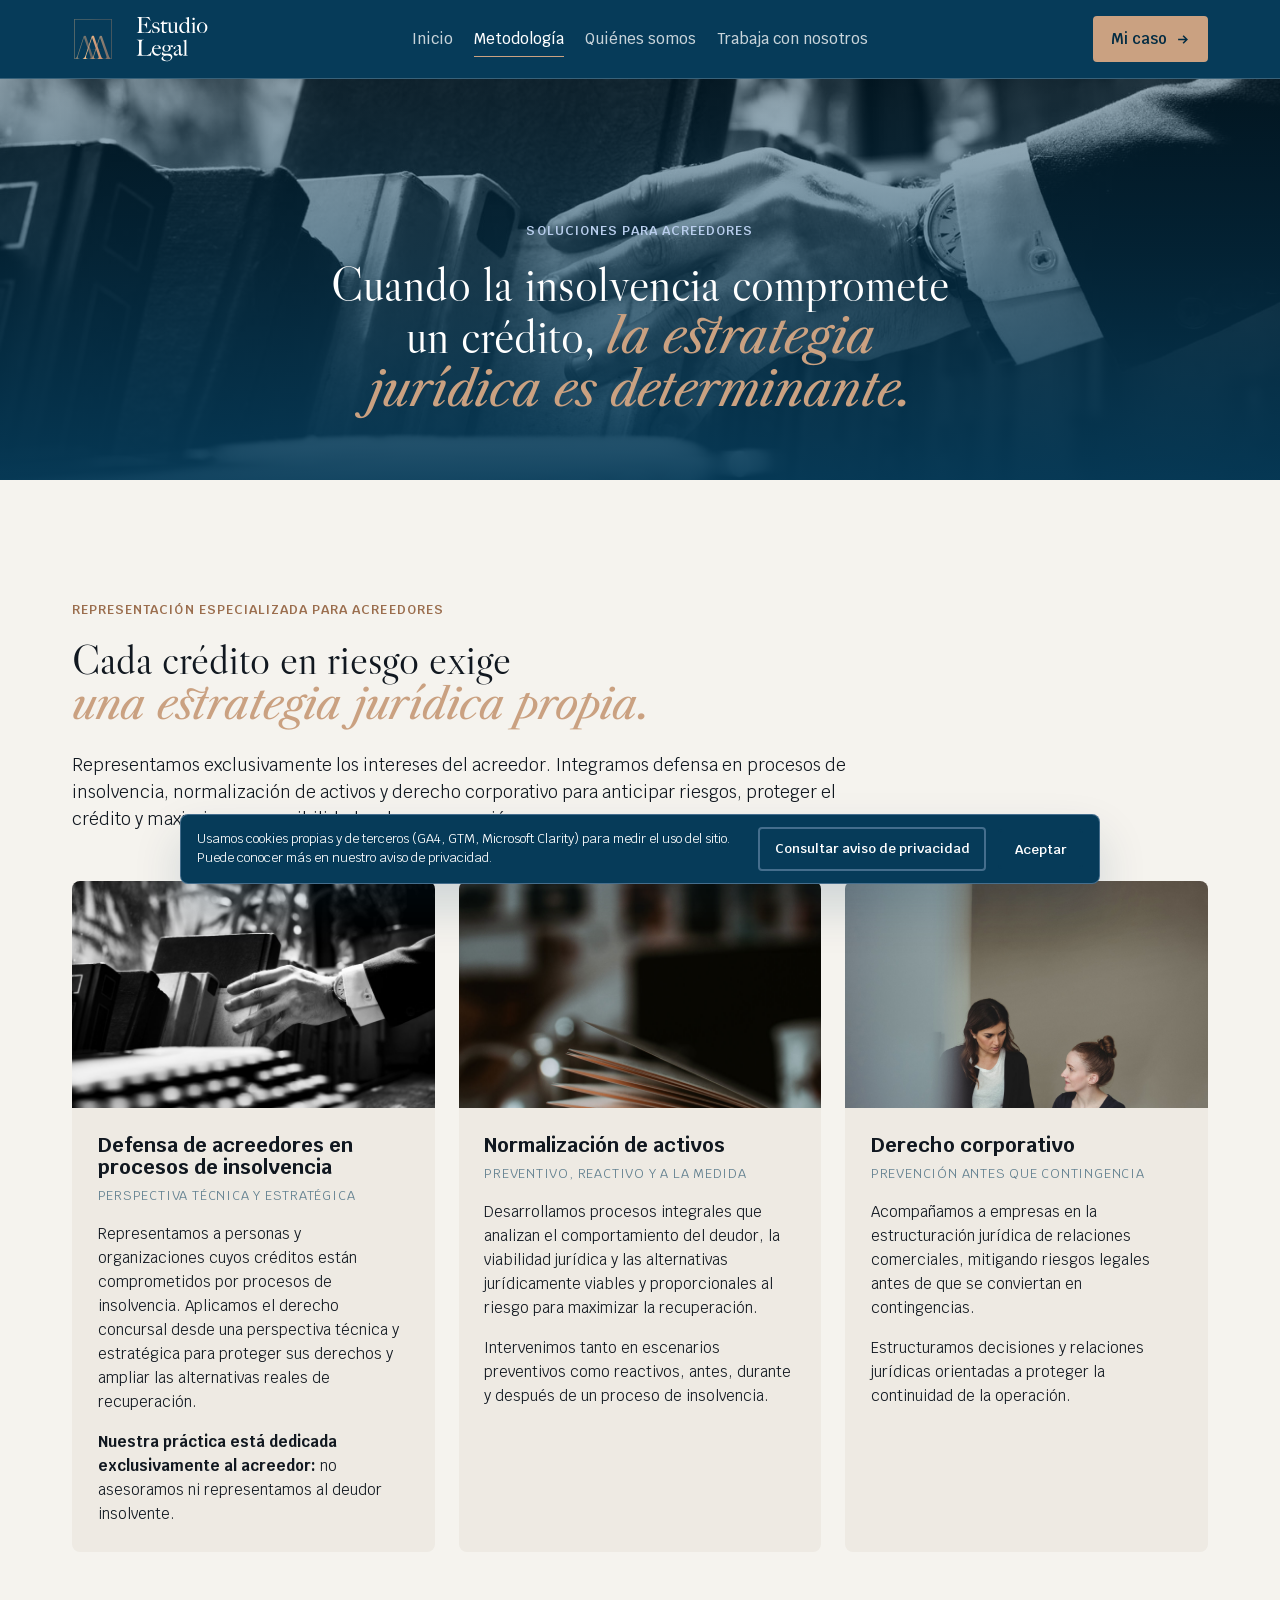
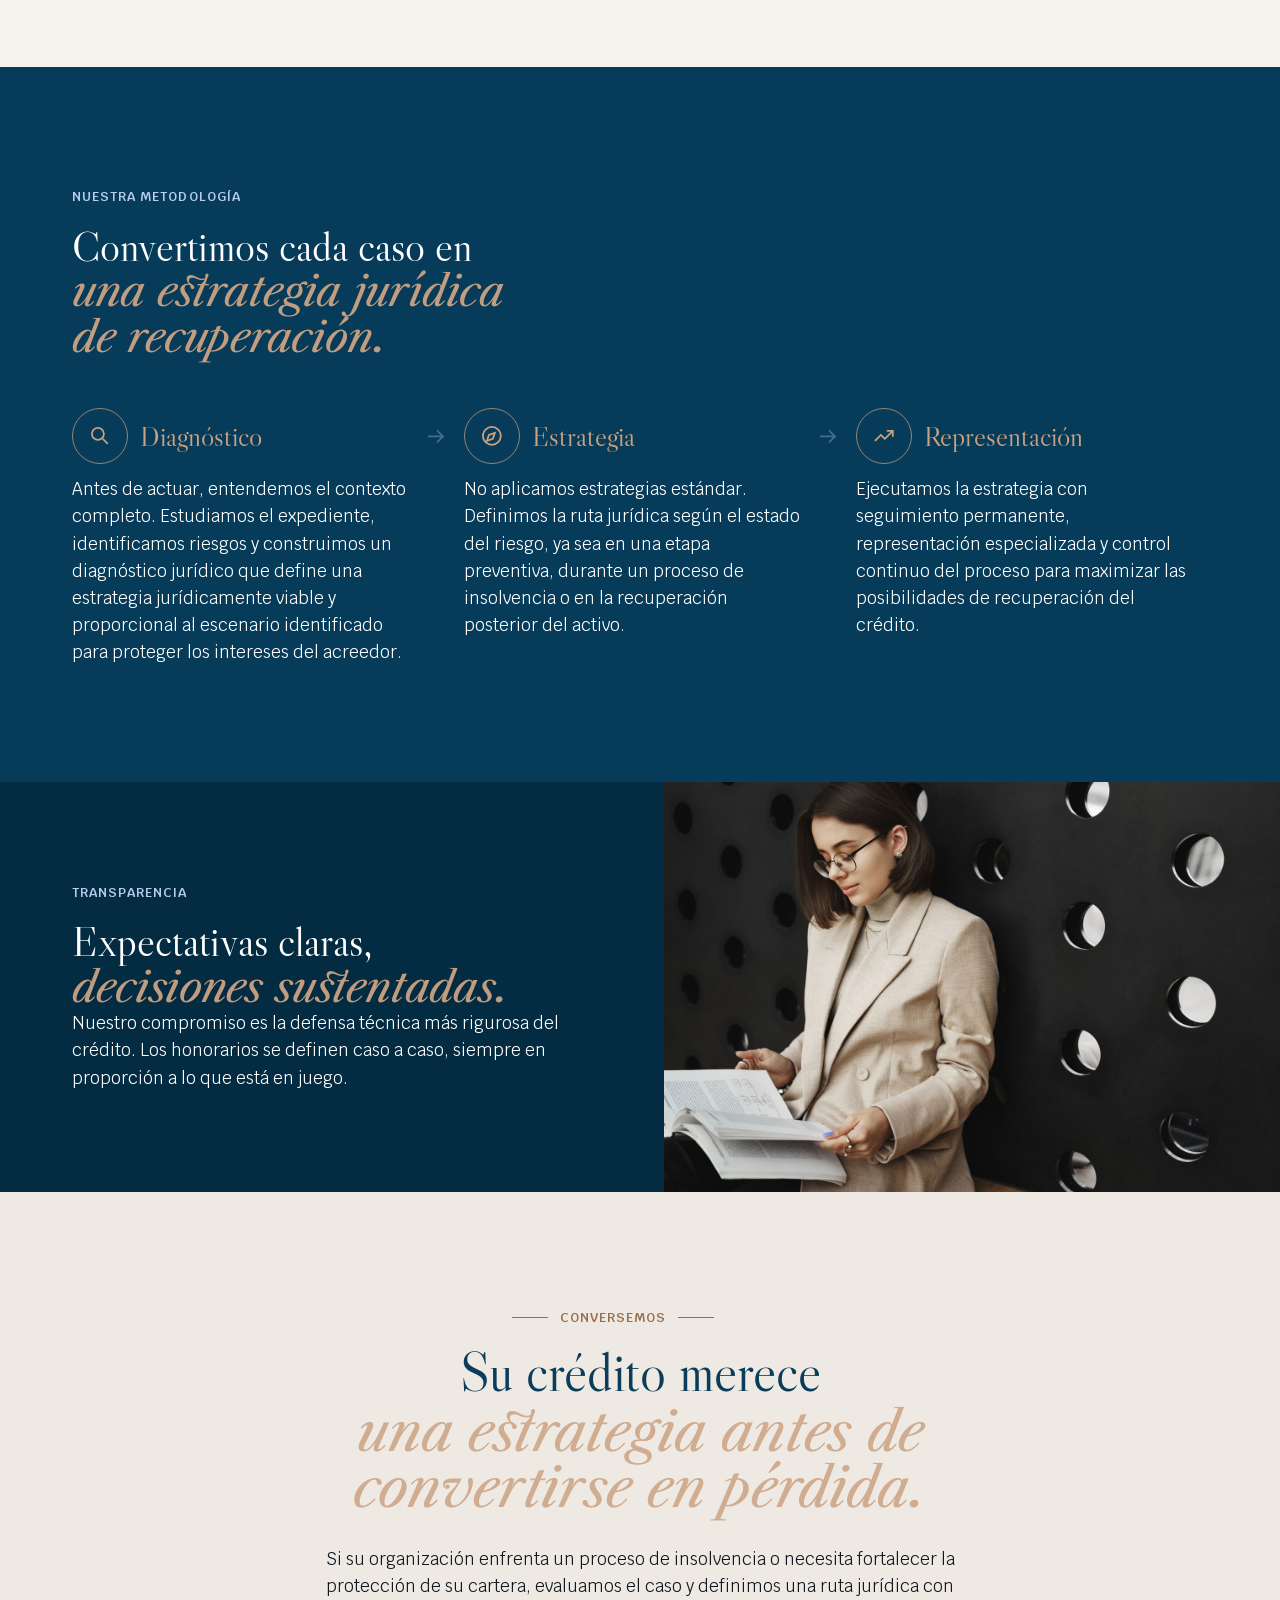
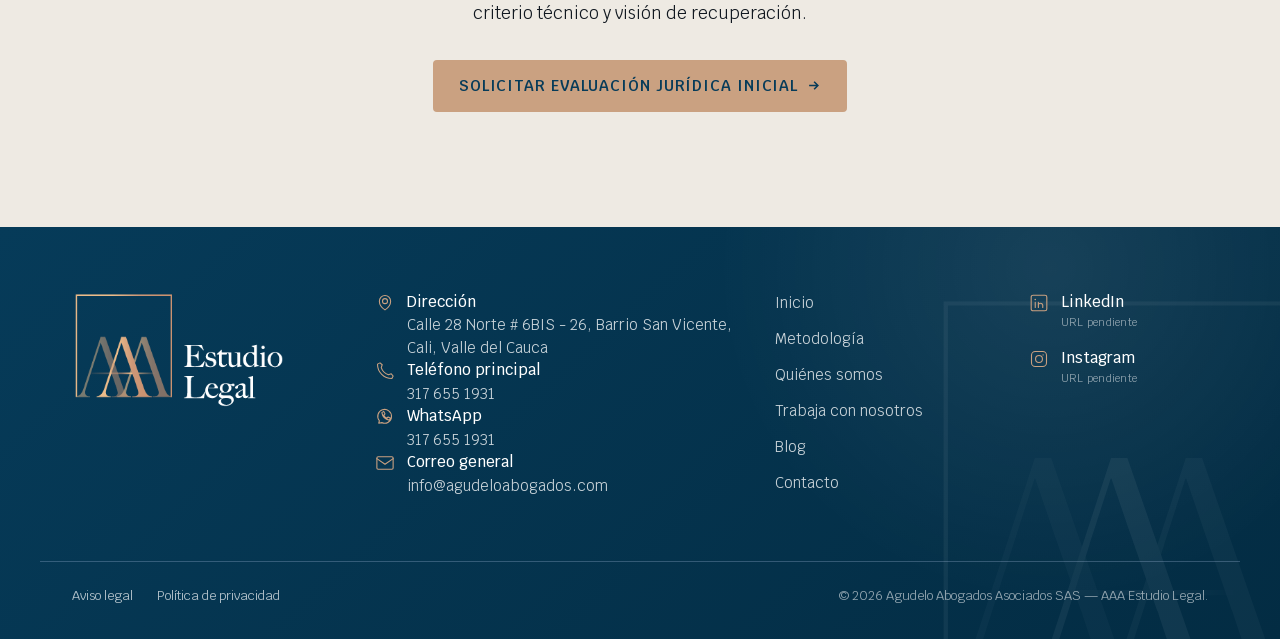
<file: prototype/servicios.html>
<!DOCTYPE html>
<html lang="es">
<head>
<meta charset="UTF-8">
<meta name="viewport" content="width=device-width, initial-scale=1">
<title>Servicios — AAA Estudio Legal</title>
<meta name="description" content="Representación exclusiva de acreedores en procesos de insolvencia, normalización de activos y derecho corporativo, con cobertura nacional y tecnología propia.">
<link rel="preconnect" href="https://fonts.googleapis.com">
<link rel="preconnect" href="https://fonts.gstatic.com" crossorigin>
<link href="https://fonts.googleapis.com/css2?family=Krub:wght@400;500;600;700&family=Libre+Caslon+Display&family=Libre+Caslon+Text:ital@1&display=swap" rel="stylesheet">
<link rel="stylesheet" href="css/tokens.css">
<link rel="stylesheet" href="css/base.css">
<link rel="stylesheet" href="css/components.css?v=20260831-menu-contact-layout">
</head>
<body class="services-page">

<a class="skip-link" href="#contenido">Saltar al contenido</a>

<!-- D55 (2026-08-21): header full-width unificado con Home en las 7 páginas — a
     pedido del Owner (revierte la parte de D34 que mantenía la píldora flotante en
     las páginas interiores). Nota de mapeo WordPress completa en index.html. Este
     bloque debe mantenerse idéntico al de las otras 6 páginas — es una duplicación
     real de HTML/CSS (prototipo estático, sin plantillas): cualquier cambio futuro
     hay que replicarlo a mano en las 7, hasta que exista el template part de
     WordPress (`header.html`, ya previsto en README.md). -->
<header class="site-header site-header--global">
  <div class="container site-header__inner wp-block-group">
    <a class="brand wp-block-site-title" href="index.html" aria-label="AAA Estudio Legal — Inicio">
      <span class="brand__mark" aria-hidden="true">
        <img class="brand__isotype" src="assets/img/isotipo-AAA-legal.svg" width="200" height="200" alt="">
      </span>
      <span class="brand__wordmark" aria-hidden="true">
        <img class="brand__wordmark-light" src="assets/img/letras-blanco-logo-AAA-legal.svg" width="200" height="124" alt="">
        <img class="brand__wordmark-dark" src="assets/img/letras-logo-AAA-legal.svg" width="200" height="124" alt="">
      </span>
    </a>

    <details class="nav wp-block-navigation" open>
      <summary class="nav__toggle" aria-expanded="true">
        <svg class="nav__toggle-icon" viewBox="0 0 24 24" fill="none" stroke="currentColor" stroke-width="2" aria-hidden="true"><line x1="3" y1="6" x2="21" y2="6"/><line x1="3" y1="12" x2="21" y2="12"/><line x1="3" y1="18" x2="21" y2="18"/></svg>
        <span class="visually-hidden">Menú de navegación</span>
      </summary>
      <div class="nav__panel wp-block-navigation__container">
        <!-- D36 (2026-08-20): ver nota completa en index.html — mismo menú en las 7 páginas. -->
        <nav aria-label="Navegación principal">
          <ul>
            <li><a href="index.html">Inicio</a></li>
            <li><a href="servicios.html" aria-current="page">Metodología</a></li>
            <li><a href="nuestro-equipo.html">Quiénes somos</a></li>
            <li><a href="trabaja-con-nosotros.html">Trabaja con nosotros</a></li>
          </ul>
        </nav>
        <div class="nav__mobile-contact" aria-label="Contacto de AAA Estudio Legal">
          <p class="nav__mobile-contact-label">Contacto</p>
          <address>
            <span>Calle 28 Norte # 6BIS - 26<br>Barrio San Vicente, Cali</span>
            <a href="https://wa.link/g02tqj" target="_blank" rel="noopener noreferrer">+57 317 655 1931</a>
            <a href="mailto:info@agudeloabogados.com">info@agudeloabogados.com</a>
          </address>
          <a class="nav__mobile-contact-cta" href="captacion-b2b.html">Hablemos de su caso <span aria-hidden="true">→</span></a>
        </div>
      </div>
    </details>

    <div class="site-header__actions wp-block-buttons">
      <div class="wp-block-button">
        <a class="btn btn--primary btn--header wp-block-button__link" href="#nota-ady">
          <span class="btn--header-label">Mi caso</span>
          <svg class="btn--icon" viewBox="0 0 24 24" fill="none" stroke="currentColor" stroke-width="2.5" aria-hidden="true"><path d="M5 12h14M13 6l6 6-6 6"/></svg>
        </a>
      </div>
    </div>
  </div>
</header>

<main id="contenido">

  <!-- ENCABEZADO DE POSICIONAMIENTO TÉCNICO — misma estructura que el hero inmersivo de
       Inicio (2026-07-31: alineado explícitamente a pedido del Owner). Sin foto propia
       todavía (sigue en placeholder, IMG-04) y sin CTA — a diferencia de Inicio, este
       hero es solo presentación, el CTA de conversión vive en el cierre de la página. -->
  <section class="hero-immersive hero--editorial hero--editorial--services" data-surface="dark" aria-label="Presentación de Servicios">
    <div class="hero-shell">
      <div class="hero-shell__media">
        <img src="assets/img/temp-prototype-home-servicio-acreedores.jpg" alt="" data-img-id="IMG-04" data-asset-status="temporary-prototype" width="1500" height="1001" decoding="async">
        <div class="hero-shell__scrim" aria-hidden="true"></div>
      </div>
      <div class="hero-shell__content">
        <p class="eyebrow">Soluciones para acreedores</p>
        <!-- D77 (2026-08-21): "su" y "crédito?" unidos con nbsp — a pedido del Owner,
             para que las dos palabras del texto dorado queden siempre en el mismo
             renglón ("su" ya no se separaba de "crédito?" al hacer wrap, quedando
             suelta al final de la primera línea junto al texto blanco). -->
        <h1 class="hero__title">Cuando la insolvencia compromete un crédito, <span class="text-gradient">la estrategia jurídica es determinante.</span></h1>
      </div>
    </div>
  </section>

  <!-- NUESTROS SERVICIOS — D82 (2026-08-25): grilla de 3 columnas tipo blog card
       (imagen → eyebrow → título → texto), reemplaza el layout horizontal anterior
       (historial de ese layout: D70/D71) para reducir el viewport y scroll que
       gastaba. `.surface-solid` conserva el mismo efecto hover establecido en el
       resto del sitio (ver "Superficies" en components.css).
       D83 (2026-08-25): se quita `data-surface="atmosphere"` y su `<div class="atmosphere">`
       (halos difuminados de color) — el Owner pidió un fondo sólido #F5F3EE sin
       degradado. No hace falta fijar el color explícitamente: sin `data-surface`,
       la sección cae al fondo por defecto del `<body>` (`--color-surface-light`,
       ya definido como #F5F3EE en tokens.css), que es exactamente ese valor. -->
  <section class="section chapter surface-theme--light-base services-intro" aria-labelledby="servicios-heading">
    <div class="container">
      <div class="section-head section-heading--editorial" data-motion="section-title">
        <p class="eyebrow">Representación especializada para acreedores</p>
        <h2 id="servicios-heading"><span class="section-title__regular">Cada crédito en riesgo exige</span> <span class="section-title__emphasis section-title__emphasis--block">una estrategia jurídica propia.</span></h2>
        <p class="services-intro__copy">Representamos exclusivamente los intereses del acreedor. Integramos defensa en procesos de insolvencia, normalización de activos y derecho corporativo para anticipar riesgos, proteger el crédito y maximizar sus posibilidades de recuperación.</p>
      </div>

      <div class="service-grid service-grid--editorial">
        <article class="service-card service-card--editorial surface-theme--light-alt reveal">
          <div class="service-card__media"><img src="assets/img/temp-prototype-home-servicio-acreedores.jpg" alt="" data-img-id="IMG-11" data-asset-status="temporary-prototype" width="1500" height="1001" loading="lazy" decoding="async"></div>
          <div class="service-card__body">
            <div class="service-block__tag">Perspectiva técnica y estratégica</div>
            <h3>Defensa de acreedores en procesos de insolvencia</h3>
            <p>Representamos a personas y organizaciones cuyos créditos están comprometidos por procesos de insolvencia. Aplicamos el derecho concursal desde una perspectiva técnica y estratégica para proteger sus derechos y ampliar las alternativas reales de recuperación.</p>
            <p><strong>Nuestra práctica está dedicada exclusivamente al acreedor:</strong> no asesoramos ni representamos al deudor insolvente.</p>
          </div>
        </article>

        <article class="service-card service-card--editorial surface-theme--light-alt reveal">
          <div class="service-card__media"><img src="assets/img/temp-prototype-home-servicio-normalizacion.jpg" alt="" data-img-id="IMG-05" data-asset-status="temporary-prototype" width="1500" height="2250" loading="lazy" decoding="async"></div>
          <div class="service-card__body">
            <div class="service-block__tag">Preventivo, reactivo y a la medida</div>
            <h3>Normalización de activos</h3>
            <p>Desarrollamos procesos integrales que analizan el comportamiento del deudor, la viabilidad jurídica y las alternativas jurídicamente viables y proporcionales al riesgo para maximizar la recuperación.</p>
            <p>Intervenimos tanto en escenarios preventivos como reactivos, antes, durante y después de un proceso de insolvencia.</p>
          </div>
        </article>

        <article class="service-card service-card--editorial surface-theme--light-alt reveal">
          <div class="service-card__media"><img src="assets/img/temp-prototype-home-servicio-corporativo.jpg" alt="" data-img-id="IMG-12" data-asset-status="temporary-prototype" width="1500" height="1000" loading="lazy" decoding="async"></div>
          <div class="service-card__body">
            <div class="service-block__tag">Prevención antes que contingencia</div>
            <h3>Derecho corporativo</h3>
            <p>Acompañamos a empresas en la estructuración jurídica de relaciones comerciales, mitigando riesgos legales antes de que se conviertan en contingencias.</p>
            <p>Estructuramos decisiones y relaciones jurídicas orientadas a proteger la continuidad de la operación.</p>
          </div>
        </article>
      </div>
    </div>
  </section>

  <!-- CÓMO TRABAJAMOS / METODOLOGÍA — D48 (2026-08-20): a pedido del cliente (vía el
       Owner), rediseño a flujograma horizontal de 3 nodos conectados para que quepa
       en una sola pantalla sin scroll. Nota de trazabilidad: en 2026-08-20 (D32) ya
       se había probado un flujograma de nodos conectados aquí mismo y el Owner pidió
       revertirlo (D33, mismo día) porque no era lo que quería en ese momento — este
       es un pedido nuevo y explícito del cliente, confirmado con el Owner antes de
       tocar código (no una repetición de D32 por error). Reemplaza el modificador
       `.stepper--compact` (D33) por `.stepper--flowchart`, scoped a esta sección —
       .stepper__grid/.stepper__intro/.stepper__steps/.stepper__step base y Captación
       B2B § "Nuestro proceso" (mismo componente, sin este modificador) no se ven
       afectados.
       D69 (2026-08-21): el cliente pidió (vía el Owner) que la descripción de cada
       paso esté siempre visible en desktop también, sin necesidad de hover/foco —
       revierte esa parte de D48/D47 solo en esta sección. También pidió alinear los
       3 nodos con el margen izquierdo del eyebrow/título en vez de centrarlos
       distribuidos por todo el ancho — icono+título+descripción pasan de
       `text-align:center` a `left`, mismo patrón de fila (ícono junto al título) que
       ya usa la vista mobile/tablet (D49), ahora también en desktop.
       D86 (2026-08-25): el cliente señaló (vía el Owner) que la sección se sentía
       "muy plana" y sugirió un efecto de entrada al llegar, o un efecto hover en los
       nodos — se agregan ambos. Los 3 `<article class="stepper__step">` ganan la clase
       `reveal` (el sistema de entrada ya usado en todo el sitio) con `--stagger-index`
       0/1/2 para que aparezcan uno detrás de otro, no los 3 a la vez; esto no toca el
       sistema de scroll `data-stepper-ready`/`is-active` (que sigue existiendo para
       Captación B2B § "Nuestro proceso", el otro consumidor de `.stepper__step` sin
       `--flowchart`) — ver el override de especificidad en components.css que hace que
       la entrada `.reveal` gane sobre la regla D69 de "siempre opacity:1". El hover de
       nodo (borde+ícono+título en acento, elevación) vive en components.css, gateado a
       desktop con hover real. -->
  <section class="section chapter surface-theme--dark-primary stepper stepper--flowchart" data-surface="dark" aria-labelledby="proceso-heading">
    <div class="container stepper__grid">
      <div class="stepper__intro section-heading--editorial" data-motion="section-title">
        <p class="eyebrow">Nuestra metodología</p>
        <h2 id="proceso-heading"><span class="section-title__regular">Convertimos cada caso en</span> <span class="section-title__emphasis">una estrategia jurídica de recuperación.</span></h2>
      </div>
      <div class="stepper__steps">
        <article class="stepper__step reveal" style="--stagger-index:0">
          <div class="stepper__step-head">
            <span class="stepper__icon" aria-hidden="true">
            <svg viewBox="0 0 24 24" fill="none" stroke="currentColor" stroke-width="1.8"><circle cx="10" cy="10" r="6"/><path d="M15 15l5 5"/></svg>
            </span>
            <h3>Diagnóstico</h3>
          </div>
          <p>Antes de actuar, entendemos el contexto completo. Estudiamos el expediente, identificamos riesgos y construimos un diagnóstico jurídico que define una estrategia jurídicamente viable y proporcional al escenario identificado para proteger los intereses del acreedor.</p>
        </article>
        <span class="stepper__connector" aria-hidden="true">
          <svg viewBox="0 0 24 24" fill="none" stroke="currentColor" stroke-width="1.8"><path d="M4 12h14M13 6l6 6-6 6"/></svg>
        </span>
        <article class="stepper__step reveal" style="--stagger-index:1">
          <div class="stepper__step-head">
            <span class="stepper__icon" aria-hidden="true">
            <svg viewBox="0 0 24 24" fill="none" stroke="currentColor" stroke-width="1.8"><circle cx="12" cy="12" r="9"/><path d="M15 9l-2 6-6 2 2-6 6-2z"/></svg>
            </span>
            <h3>Estrategia</h3>
          </div>
          <p>No aplicamos estrategias estándar. Definimos la ruta jurídica según el estado del riesgo, ya sea en una etapa preventiva, durante un proceso de insolvencia o en la recuperación posterior del activo.</p>
        </article>
        <span class="stepper__connector" aria-hidden="true">
          <svg viewBox="0 0 24 24" fill="none" stroke="currentColor" stroke-width="1.8"><path d="M4 12h14M13 6l6 6-6 6"/></svg>
        </span>
        <article class="stepper__step reveal" style="--stagger-index:2">
          <div class="stepper__step-head">
            <span class="stepper__icon" aria-hidden="true">
            <svg viewBox="0 0 24 24" fill="none" stroke="currentColor" stroke-width="1.8"><path d="M3 17l6-6 4 4 8-8"/><path d="M15 7h6v6"/></svg>
            </span>
            <h3>Representación</h3>
          </div>
          <p>Ejecutamos la estrategia con seguimiento permanente, representación especializada y control continuo del proceso para maximizar las posibilidades de recuperación del crédito.</p>
        </article>
      </div>
    </div>
  </section>

  <!-- OBJECIONES RESUELTAS / TRANSPARENCIA — D73 (2026-08-21): a pedido del Owner,
       reusa el mismo diseño de Home § "¿Qué hace AAA?" (`.grid-2.what-we-do-grid` +
       `.media-placeholder.what-we-do-visual`, ahora generalizado en components.css)
       en vez del bloque de dos tarjetas con halo que tenía antes. Mismo copy y mismo
       `data-img-id="IMG-13"` de siempre, solo cambia la estructura visual. -->
  <section class="section chapter surface-theme--dark-deep transparency-block" data-surface="dark" aria-labelledby="objeciones-heading">
    <div class="container grid-2 what-we-do-grid" data-motion="chapter">
      <div class="section-heading--editorial" data-motion="section-title">
        <p class="eyebrow">Transparencia</p>
        <h2 id="objeciones-heading"><span class="section-title__regular">Expectativas claras,</span> <span class="section-title__emphasis">decisiones sustentadas.</span></h2>
        <p>Nuestro compromiso es la defensa técnica más rigurosa del crédito. Los honorarios se definen caso a caso, siempre en proporción a lo que está en juego.</p>
      </div>
      <div class="what-we-do-visual transparency-block__visual" data-motion-media>
        <img src="assets/img/temp-prototype-home-que-hace-aaa.jpg" alt="Profesional revisando documentación jurídica" data-img-id="IMG-13" data-asset-status="temporary-prototype" width="1500" height="1001" loading="lazy" decoding="async">
      </div>
    </div>
  </section>

  <!-- CIERRE — D73 (2026-08-21): a pedido del Owner, se quita "¿Su empresa tiene un
       crédito en riesgo o en proceso de insolvencia?" y se reemplaza por el mismo
       bloque de cierre de Home ("Conversemos sobre su caso."), sin cambios de copy
       ni de href — mismo destino (Captación B2B) que en Home.
       D74 (2026-08-21): se agrega `cierre-grid--global` — el Owner señaló que el
       cierre no coincidía visualmente con el de Home (degradado, halo oculto, botón
       dorado, h2 más grande); con esta clase, ahora sí.
       D87 (2026-08-25): se quita `data-surface="atmosphere"` y su `<div class="atmosphere">`
       (halos difuminados de color) — mismo fix de D83 aplicado a "Nuestros servicios",
       ahora en esta sección: el Owner pidió un fondo sólido #F5F3EE. El degradado navy
       de la tarjeta `.cierre-card--cta` (D74, ver `.cierre-grid--global` en
       components.css) NO se toca — ese es el fondo propio e intencional de la tarjeta
       oscura, igual que en Home, no lo que se pidió quitar. -->
  <section class="section chapter site-closing-cta site-closing-cta--internal surface-theme--light-alt" aria-labelledby="cierre-heading">
    <div class="container">
      <div class="site-closing-cta__panel">
        <div class="site-closing-cta__heading" data-motion="section-title">
          <p class="eyebrow">Conversemos</p>
          <h2 id="cierre-heading"><span class="section-title__regular">Su crédito merece</span> <span class="section-title__emphasis section-title__emphasis--block">una estrategia antes de convertirse en pérdida.</span></h2>
        </div>
        <div class="site-closing-cta__content">
          <p class="site-closing-cta__text">Si su organización enfrenta un proceso de insolvencia o necesita fortalecer la protección de su cartera, evaluamos el caso y definimos una ruta jurídica con criterio técnico y visión de recuperación.</p>
          <a class="btn site-closing-cta__button" href="captacion-b2b.html">
            Solicitar evaluación jurídica inicial
            <svg class="btn--icon" viewBox="0 0 24 24" fill="none" stroke="currentColor" stroke-width="2.5" aria-hidden="true"><path d="M5 12h14M13 6l6 6-6 6"/></svg>
          </a>
        </div>
      </div>
    </div>
  </section>

</main>

<!-- D67 (2026-08-21): footer full-width unificado con Home en las 7 páginas —
     agrega la columna "Sitio" (rescatada de este mismo footer simple, ahora
     retirado) entre Contacto y Redes sociales. Nota completa en index.html. Este
     bloque debe mantenerse idéntico al de las otras 6 páginas — duplicación real de
     HTML/CSS (prototipo estático, sin plantillas), mismo criterio que D55. -->
<footer class="site-footer site-footer--global" id="contacto-footer">
  <img class="home-footer__pattern" src="assets/img/isotipo-AAA-legal.svg" width="200" height="200" alt="" aria-hidden="true">

  <div class="container home-footer__grid">
    <div class="home-footer__brand-block">
      <a class="home-footer__logo" href="index.html" aria-label="AAA Estudio Legal — Inicio">
        <img src="assets/img/logo-completo-AAA-legal-blanco.png" width="317" height="168" alt="AAA Estudio Legal">
      </a>
    </div>

    <section class="home-footer__section home-footer__contact" aria-label="Información de contacto">
      <address class="home-footer__contact-list">
        <div class="home-footer__contact-item">
          <svg class="home-footer__icon" viewBox="0 0 256 256" fill="none" stroke="currentColor" stroke-width="14" stroke-linecap="round" stroke-linejoin="round" aria-hidden="true"><circle cx="128" cy="104" r="32"/><path d="M200 104c0 64-72 112-72 112S56 168 56 104a72 72 0 0 1 144 0Z"/></svg>
          <span><strong>Dirección</strong>Calle 28 Norte # 6BIS - 26, Barrio San Vicente, Cali, Valle del Cauca</span>
        </div>
        <a class="home-footer__contact-item" href="tel:+573176551931">
          <svg class="home-footer__icon" viewBox="0 0 256 256" fill="none" stroke="currentColor" stroke-width="14" stroke-linecap="round" stroke-linejoin="round" aria-hidden="true"><path d="M92 48 64 24 32 40c0 101.6 82.4 184 184 184l16-32-24-28-36 12a144 144 0 0 1-92-92Z"/></svg>
          <span><strong>Teléfono principal</strong>317 655 1931</span>
        </a>
        <a class="home-footer__contact-item" href="https://wa.link/g02tqj" target="_blank" rel="noopener noreferrer">
          <svg class="home-footer__icon" viewBox="0 0 256 256" fill="none" stroke="currentColor" stroke-width="14" stroke-linecap="round" stroke-linejoin="round" aria-hidden="true"><path d="M88 72c8 48 48 88 96 96l16-24-32-16-16 16c-16-8-32-24-40-40l16-16-16-32Z"/><path d="M48 208 56 176a88 88 0 1 1 32 24Z"/></svg>
          <span><strong>WhatsApp</strong>317 655 1931</span>
        </a>
        <a class="home-footer__contact-item" href="mailto:info@agudeloabogados.com">
          <svg class="home-footer__icon" viewBox="0 0 256 256" fill="none" stroke="currentColor" stroke-width="14" stroke-linecap="round" stroke-linejoin="round" aria-hidden="true"><rect x="24" y="48" width="208" height="160" rx="16"/><path d="m24 72 104 72L232 72"/></svg>
          <span><strong>Correo general</strong>info@agudeloabogados.com</span>
        </a>
      </address>
    </section>

    <section class="home-footer__section home-footer__sitemap" aria-label="Mapa del sitio">
      <nav class="home-footer__sitemap-list" aria-label="Mapa del sitio">
        <a href="index.html">Inicio</a>
        <a href="servicios.html">Metodología</a>
        <a href="nuestro-equipo.html">Quiénes somos</a>
        <a href="trabaja-con-nosotros.html">Trabaja con nosotros</a>
        <a href="noticias-analisis.html">Blog</a>
        <a href="captacion-b2b.html">Contacto</a>
      </nav>
    </section>

    <section class="home-footer__section home-footer__social" aria-label="Redes sociales">
      <div class="home-footer__social-list">
        <a class="home-footer__social-link" href="#url-linkedin-pendiente" aria-label="LinkedIn — URL pendiente de confirmar">
          <svg class="home-footer__icon" viewBox="0 0 256 256" fill="none" stroke="currentColor" stroke-width="14" stroke-linecap="round" stroke-linejoin="round" aria-hidden="true"><rect x="28" y="28" width="200" height="200" rx="24"/><circle cx="80" cy="84" r="10" fill="currentColor" stroke="none"/><path d="M80 120v64M120 184v-64M120 148c8-20 48-28 56 8v28"/></svg>
          <span><strong>LinkedIn</strong><small>URL pendiente</small></span>
        </a>
        <a class="home-footer__social-link" href="#url-instagram-pendiente" aria-label="Instagram — URL pendiente de confirmar">
          <svg class="home-footer__icon" viewBox="0 0 256 256" fill="none" stroke="currentColor" stroke-width="14" stroke-linecap="round" stroke-linejoin="round" aria-hidden="true"><rect x="32" y="32" width="192" height="192" rx="48"/><circle cx="128" cy="128" r="44"/><circle cx="180" cy="76" r="8" fill="currentColor" stroke="none"/></svg>
          <span><strong>Instagram</strong><small>URL pendiente</small></span>
        </a>
      </div>
    </section>
  </div>

  <div class="container home-footer__bottom">
    <nav class="home-footer__legal-links" aria-label="Información legal">
      <a href="proximamente.html">Aviso legal</a>
      <a href="proximamente.html">Política de privacidad</a>
    </nav>
    <span>© 2026 Agudelo Abogados Asociados SAS — AAA Estudio Legal.</span>
  </div>
</footer>

<div class="cookie-banner" role="region" aria-label="Aviso de cookies" hidden>
  <p>Usamos cookies propias y de terceros (GA4, GTM, Microsoft Clarity) para medir el uso del sitio. Puede conocer más en nuestro aviso de privacidad.</p>
  <a class="btn btn--ghost" href="proximamente.html" style="color:var(--color-white); border-color: var(--color-border-on-dark);">Consultar aviso de privacidad</a>
  <button class="btn btn--primary" type="button" data-cookie-accept>Aceptar</button>
</div>

<script defer src="js/gsap/gsap-3.15.0.min.js"></script>
<script defer src="js/gsap/ScrollTrigger-3.15.0.min.js"></script>
<script defer src="js/home-motion.js?v=20260831-motion-phase-2"></script>
<script defer src="js/main.js?v=20260831-mobile-menu"></script>
</body>
</html>
</file>
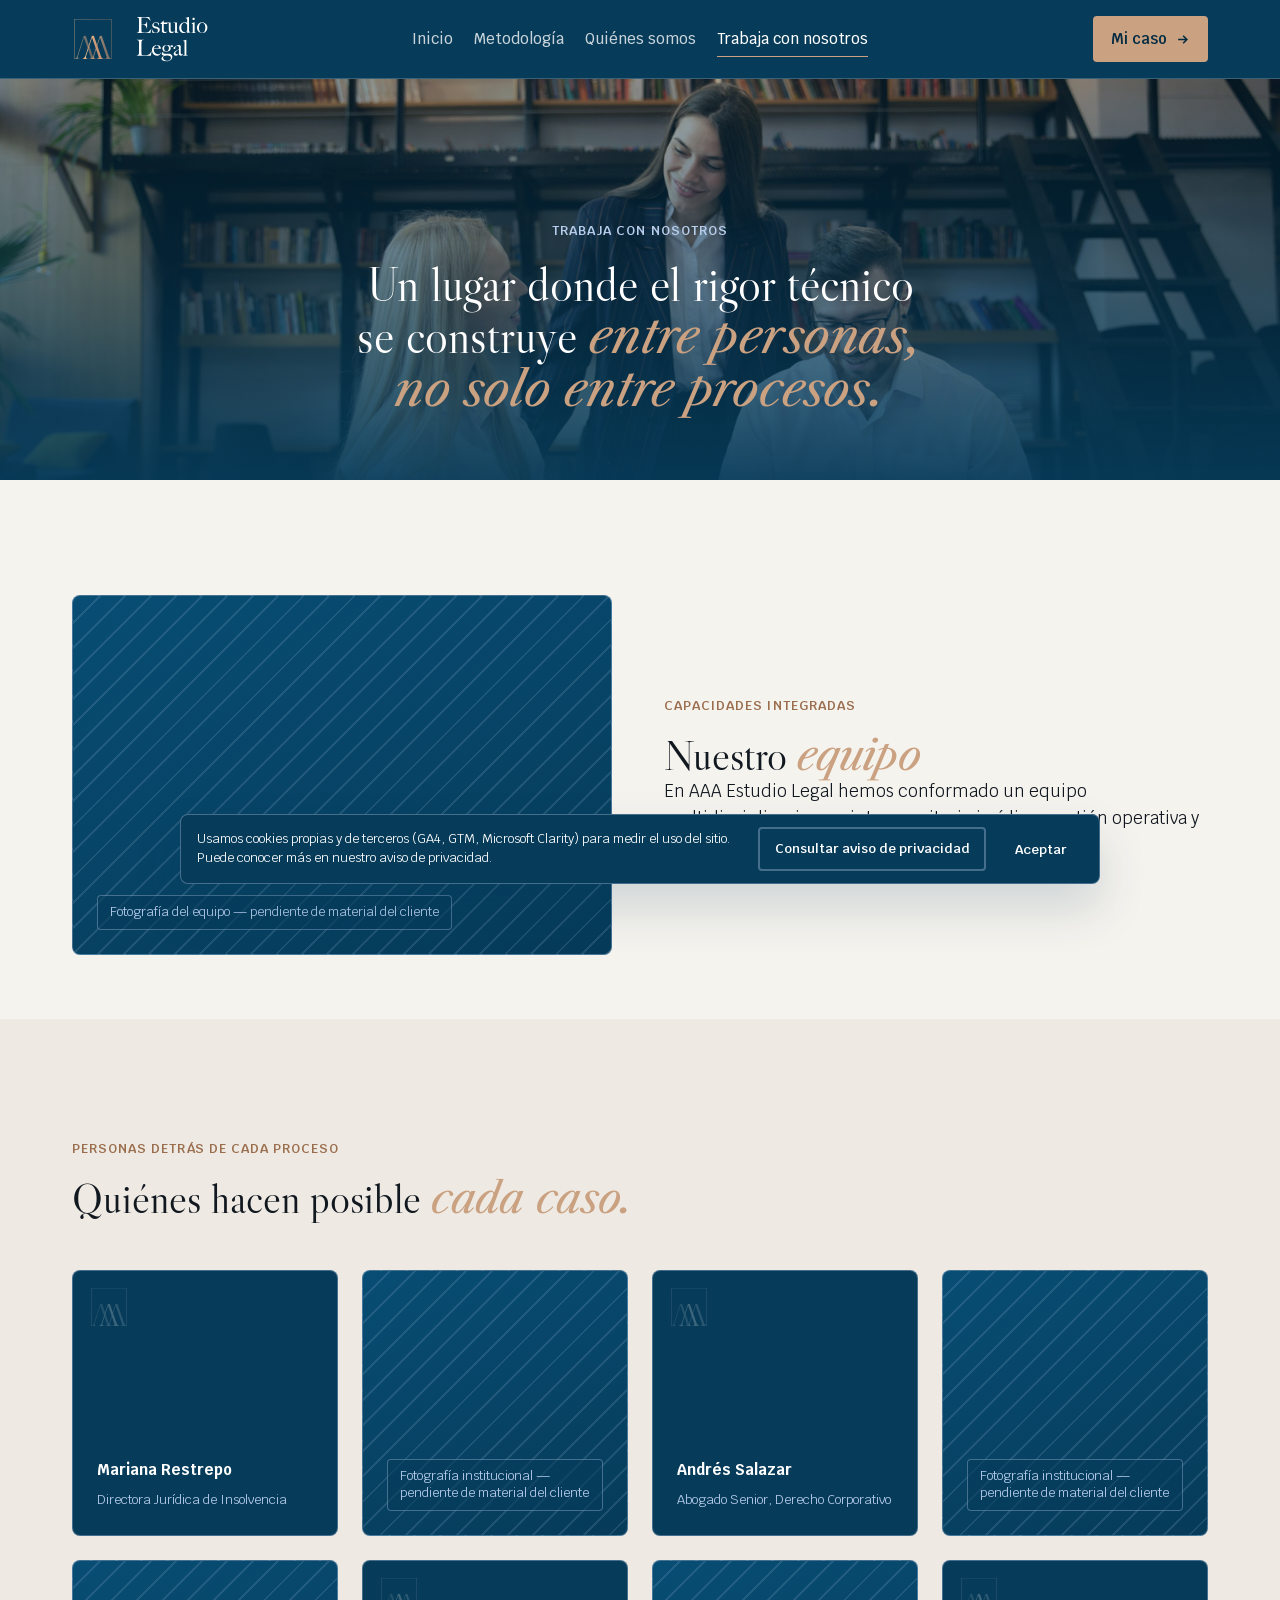
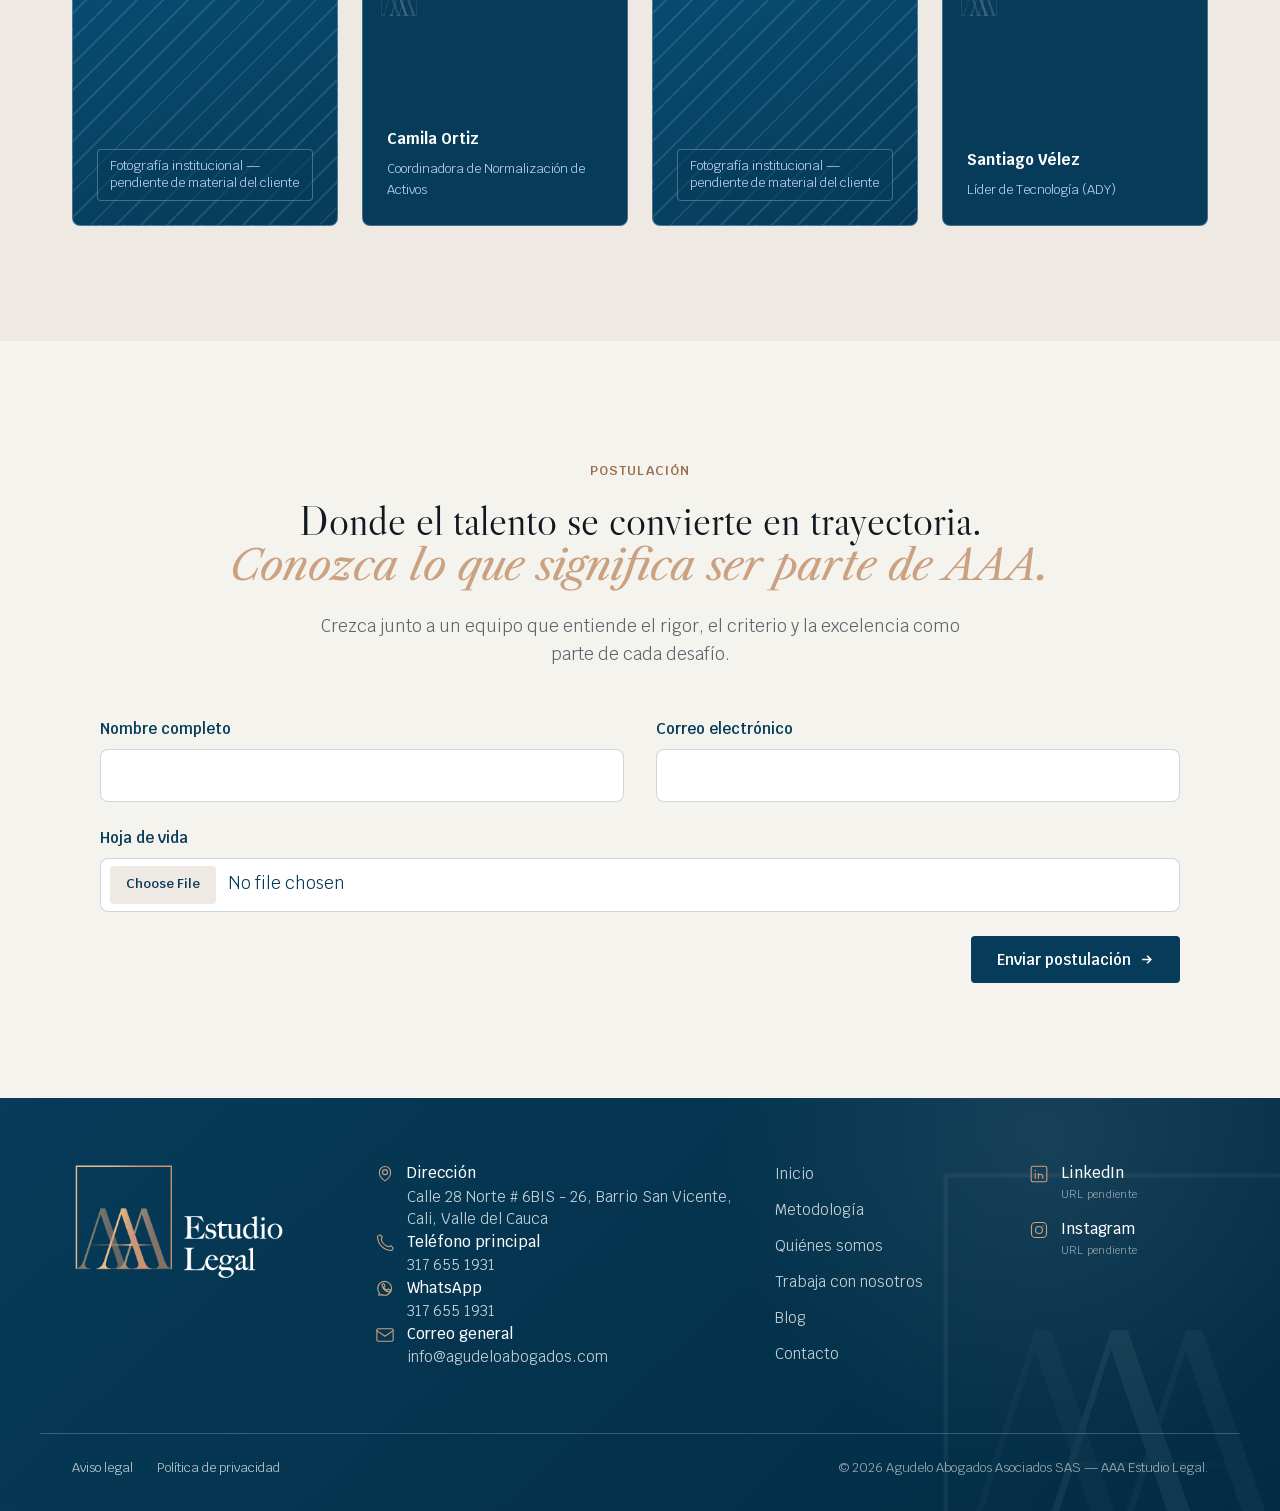
<file: prototype/trabaja-con-nosotros.html>
<!DOCTYPE html>
<html lang="es">
<head>
<meta charset="UTF-8">
<meta name="viewport" content="width=device-width, initial-scale=1">
<title>Trabaja con nosotros: AAA Estudio Legal</title>
<meta name="description" content="Conozca al equipo de AAA Estudio Legal y postúlese si quiere ser parte de la firma.">
<link rel="preconnect" href="https://fonts.googleapis.com">
<link rel="preconnect" href="https://fonts.gstatic.com" crossorigin>
<link href="https://fonts.googleapis.com/css2?family=Krub:wght@400;500;600;700&family=Libre+Caslon+Display&family=Libre+Caslon+Text:ital@1&display=swap" rel="stylesheet">
<link rel="stylesheet" href="css/tokens.css">
<link rel="stylesheet" href="css/base.css">
<link rel="stylesheet" href="css/components.css?v=20260831-menu-contact-layout">
</head>
<body>

<a class="skip-link" href="#contenido">Saltar al contenido</a>

<!-- D55 (2026-08-21): header full-width unificado con Home en las 7 páginas — a
     pedido del Owner (revierte la parte de D34 que mantenía la píldora flotante en
     las páginas interiores). Nota de mapeo WordPress completa en index.html. Este
     bloque debe mantenerse idéntico al de las otras 6 páginas — es una duplicación
     real de HTML/CSS (prototipo estático, sin plantillas): cualquier cambio futuro
     hay que replicarlo a mano en las 7, hasta que exista el template part de
     WordPress (`header.html`, ya previsto en README.md). -->
<header class="site-header site-header--global">
  <div class="container site-header__inner wp-block-group">
    <a class="brand wp-block-site-title" href="index.html" aria-label="AAA Estudio Legal — Inicio">
      <span class="brand__mark" aria-hidden="true">
        <img class="brand__isotype" src="assets/img/isotipo-AAA-legal.svg" width="200" height="200" alt="">
      </span>
      <span class="brand__wordmark" aria-hidden="true">
        <img class="brand__wordmark-light" src="assets/img/letras-blanco-logo-AAA-legal.svg" width="200" height="124" alt="">
        <img class="brand__wordmark-dark" src="assets/img/letras-logo-AAA-legal.svg" width="200" height="124" alt="">
      </span>
    </a>

    <details class="nav wp-block-navigation" open>
      <summary class="nav__toggle" aria-expanded="true">
        <svg class="nav__toggle-icon" viewBox="0 0 24 24" fill="none" stroke="currentColor" stroke-width="2" aria-hidden="true"><line x1="3" y1="6" x2="21" y2="6"/><line x1="3" y1="12" x2="21" y2="12"/><line x1="3" y1="18" x2="21" y2="18"/></svg>
        <span class="visually-hidden">Menú de navegación</span>
      </summary>
      <div class="nav__panel wp-block-navigation__container">
        <!-- D36 (2026-08-20): ver nota completa en index.html — mismo menú en las 7 páginas.
             D72 (2026-08-21): "Trabaja con nosotros" lleva aria-current en esta página —
             ya es su propia página real, no un ancla dentro de Quiénes somos. -->
        <nav aria-label="Navegación principal">
          <ul>
            <li><a href="index.html">Inicio</a></li>
            <li><a href="servicios.html">Metodología</a></li>
            <li><a href="nuestro-equipo.html">Quiénes somos</a></li>
            <li><a href="trabaja-con-nosotros.html" aria-current="page">Trabaja con nosotros</a></li>
          </ul>
        </nav>
        <div class="nav__mobile-contact" aria-label="Contacto de AAA Estudio Legal">
          <p class="nav__mobile-contact-label">Contacto</p>
          <address>
            <span>Calle 28 Norte # 6BIS - 26<br>Barrio San Vicente, Cali</span>
            <a href="https://wa.link/g02tqj" target="_blank" rel="noopener noreferrer">+57 317 655 1931</a>
            <a href="mailto:info@agudeloabogados.com">info@agudeloabogados.com</a>
          </address>
          <a class="nav__mobile-contact-cta" href="captacion-b2b.html">Hablemos de su caso <span aria-hidden="true">→</span></a>
        </div>
      </div>
    </details>

    <div class="site-header__actions wp-block-buttons">
      <div class="wp-block-button">
        <a class="btn btn--primary btn--header wp-block-button__link" href="#nota-ady">
          <span class="btn--header-label">Mi caso</span>
          <svg class="btn--icon" viewBox="0 0 24 24" fill="none" stroke="currentColor" stroke-width="2.5" aria-hidden="true"><path d="M5 12h14M13 6l6 6-6 6"/></svg>
        </a>
      </div>
    </div>
  </div>
</header>

<main id="contenido">

  <!-- D72 (2026-08-21): página nueva — a pedido del Owner, "Nuestro equipo" y
       "Postulación" se mueven aquí desde nuestro-equipo.html (Quiénes somos), que
       hasta ahora las contenía. El menú de header ya traía "Trabaja con nosotros"
       como 4º ítem desde D36 (apuntando a un ancla dentro de Quiénes somos); ahora
       apunta a esta página real. Sin CTA comercial propio — mismo criterio que la
       página de origen (outline de content/05-talento-aaa.md: el formulario de
       postulación es secundario y estrictamente contextual, D17, nunca compite con
       el CTA principal "Consulte su caso aquí"). HERO: eyebrow/h1 nuevos para esta
       página; el h1 reutiliza la línea de apertura ya aprobada en C1
       (content/05-talento-aaa.md) para la extinta página "Talento AAA" — no se
       inventa copy nuevo de cultura/beneficios, que sigue pendiente de insumo del
       cliente (mismo vacío documentado en ese archivo).
       D77 (2026-08-21): a pedido del Owner, el H1 gana la misma clase `hero__title`
       y el mismo énfasis en cursiva dorada (`.text-gradient`) que usan los demás
       heroes del sitio — hasta ahora esta página no tenía ninguno de los dos. -->
  <section class="hero-immersive hero--editorial hero--editorial--careers" data-surface="dark" aria-label="Presentación de Trabaja con nosotros">
    <div class="hero-shell">
      <div class="hero-shell__media">
        <img src="assets/img/temp-prototype-home-cta.jpg" alt="" data-asset-status="temporary-prototype" width="1500" height="1000" decoding="async">
        <div class="hero-shell__scrim" aria-hidden="true"></div>
      </div>
      <div class="hero-shell__content">
        <p class="eyebrow">Trabaja con nosotros</p>
        <h1 class="hero__title">Un lugar donde el rigor técnico se construye <span class="text-gradient">entre personas, no solo entre procesos.</span></h1>
      </div>
    </div>
  </section>

  <!-- NUESTRO EQUIPO — movida desde nuestro-equipo.html (D72), sin cambios de copy.
       Copy real v2 SEO; fotos agrupadas por área y el perfil de Jaime Marmolejo
       siguen como placeholder explícito (assets/ubicación pendientes del cliente).
       D89 (2026-08-25): a pedido del Owner, reutiliza el mismo bloque "Origen" de
       Quiénes somos (`.grid-2.what-we-do-grid`, D88) para organizar mejor la
       sección — antes era una sola columna angosta (`max-width:68ch`) sin
       fotografía. Invertido respecto a "Origen" (que tiene texto a la izquierda,
       foto a la derecha): aquí la foto va a la izquierda y el contenido del equipo
       a la derecha — mismo modificador `.what-we-do-grid--reverse` que ya usa
       Filosofía en Quiénes somos, sin CSS nuevo.
       D90 (2026-08-25): se retira el aviso `.ady-note` de "Contenido pendiente del
       cliente" — a pedido del Owner, ya no es necesario en pantalla. Mismo criterio
       que D76 (founders en Quiénes somos): la Decisión D19/el vacío documentado en
       content/04-nuestro-equipo.md (fotos y nombres por área, perfil de Jaime
       Marmolejo pendientes del cliente) sigue vigente — solo se quita el aviso
       visible, no se inventa contenido para llenar el vacío.
       D91 (2026-08-25): el eyebrow repetía el texto del H2 ("Nuestro equipo" /
       "Nuestro equipo") — mismo tipo de ajuste que D88 hizo en "Origen". Se cambia a
       "Equipo por función", retomando el nombre que ya usa la estructura narrativa
       aprobada para este mismo bloque (content/04-nuestro-equipo.md, punto 2 del
       outline: "Equipo por grupos/función").
       D97 (2026-08-25): a pedido del Owner, se reduce el `padding-bottom` de esta
       sección (mismo criterio que ya usa el hero de esta página, arriba, con su
       propio `padding-bottom: var(--space-16)`) — sin el override, esta sección y
       "Personas, no procesos" (ambas `data-surface="light"`, sin ningún divisor
       visual entre sí) sumaban el `padding-block` completo de `.section`
       (`--space-section`, hasta 10rem/160px) por cada lado, dejando un vacío de
       hasta ~320px entre el párrafo de "Nuestro equipo" y el eyebrow de "Personas,
       no procesos" — mucho más de lo que aporta como respiro visual entre dos
       bloques del mismo tema. -->
  <section class="section surface-theme--light-base" data-surface="light" aria-labelledby="equipo-heading" style="padding-bottom: var(--space-16);">
    <div class="container grid-2 what-we-do-grid what-we-do-grid--reverse">
      <div class="media-placeholder what-we-do-visual reveal" role="img" aria-label="Espacio reservado para fotografía del equipo, pendiente de material del cliente">
        <span class="media-placeholder__label">Fotografía del equipo — pendiente de material del cliente</span>
      </div>
      <div class="section-heading--editorial" data-motion="section-title">
        <p class="eyebrow">Capacidades integradas</p>
        <h2 id="equipo-heading"><span class="section-title__regular">Nuestro</span> <span class="section-title__emphasis">equipo</span></h2>
        <p>En AAA Estudio Legal hemos conformado un equipo multidisciplinario que integra criterio jurídico, gestión operativa y tecnología.</p>
      </div>
    </div>
  </section>

  <!-- EQUIPO — TARJETAS FLIP — D92 (2026-08-25): sección nueva, a pedido del Owner,
       usando como referente la grilla de tarjetas de ngds.ai/es (solo el patrón de
       interacción — grilla + flip al hover — con nuestra propia tipografía y
       paleta, ver components.css). Eyebrow/H2 son copy original de AAA, no una
       traducción del referente (nunca se reproduce el copy de otro sitio).
       D93 (2026-08-25): corrección a pedido del Owner — en el referente, no las 8
       tarjetas llevan foto+flip; 4 son fotografías simples (sin flip) intercaladas
       entre las 4 tarjetas de personas reales. Se reduce de 8 a 4 el número de
       perfiles con flip (Mariana Restrepo, Andrés Salazar, Camila Ortiz, Santiago
       Vélez — se quitan Valentina Gómez/Felipe Cárdenas/Laura Méndez/Daniel Rojas
       como perfiles con nombre) y se agregan 4 bloques `.media-placeholder` planos
       (sin `.team-flip-card`, sin nombre/cargo, sin interacción), intercalados
       persona/imagen en el orden de la grilla. Mismos 4 perfiles siguen siendo
       EJEMPLO/PLACEHOLDER inventado con autorización explícita del Owner en el
       chat ("por ahora puedes inventar eso") — pendientes de reemplazo por el
       equipo real. Deliberadamente NO se reutilizan los nombres reales ya
       documentados en el sitio (founders Julián Agudelo/Angélica Chamorro,
       director Jaime Marmolejo, D19). Las 4 fotografías (personas) y los 4
       bloques de imagen simple siguen el mismo criterio de placeholder honesto de
       siempre (`.media-placeholder`) — no se inventan fotos.
       D96 (2026-08-25): a pedido del Owner, se invierte el orden de la 2ª fila
       para que quede en damero respecto a la 1ª — la 1ª fila va persona/imagen/
       persona/imagen (Mariana, imagen, Andrés, imagen); la 2ª ahora va imagen/
       persona/imagen/persona (imagen, Camila, imagen, Santiago), en vez de
       repetir el mismo orden que la 1ª — cada columna de la grilla queda con un
       bloque de persona arriba y uno de imagen abajo, o viceversa, nunca los dos
       iguales. Solo cambia el orden en el HTML (y los `--stagger-index` para que
       la entrada en cascada siga el nuevo orden visual); ninguna tarjeta ni su
       contenido cambia.
       Además D93: el Owner reportó texto en espejo en el reverso de las tarjetas
       al hacer flip — el reverso nunca tuvo nombre/cargo en el marcado (solo la
       descripción), así que era `backface-visibility` fallando en renderizar
       (bug conocido de esta propiedad en algunos navegadores/GPU: sin ella, un
       elemento rotado 180° se ve "por detrás", en espejo). Fix en components.css:
       adicional al `backface-visibility:hidden` de siempre, cada cara ahora
       también alterna `visibility` (con el mismo `--stagger`/delay que el giro,
       para no aparecer/desaparecer antes de tiempo) — un mecanismo independiente
       de respaldo que garantiza que la cara no activa nunca se pinte, más allá de
       si el navegador soporta bien backface-visibility. -->
  <section class="section surface-theme--light-alt" data-surface="light" aria-labelledby="equipo-flip-heading">
    <div class="container">
      <div class="section-head section-heading--editorial" data-motion="section-title">
        <p class="eyebrow">Personas detrás de cada proceso</p>
        <h2 id="equipo-flip-heading"><span class="section-title__regular">Quiénes hacen posible</span> <span class="section-title__emphasis">cada caso.</span></h2>
      </div>
      <div class="team-flip-grid" data-team-carousel tabindex="0" aria-label="Perfiles del equipo">
        <div class="team-profile-pair" data-team-profile-pair>
        <article class="team-flip-card team-profile-pair__card reveal" style="--stagger-index:0">
          <div class="team-flip-card__inner">
            <div class="team-flip-card__face team-flip-card__front">
              <img class="team-flip-card__logo" src="assets/img/isotipo-AAA-legal.svg" alt="" aria-hidden="true">
              <div class="team-flip-card__caption">
                <span class="team-flip-card__name">Mariana Restrepo</span>
                <span class="team-flip-card__role">Directora Jurídica de Insolvencia</span>
                <button class="team-flip-card__toggle" type="button" data-team-flip-toggle aria-expanded="false" aria-label="Ver funciones de Mariana Restrepo">Ver funciones</button>
              </div>
            </div>
            <div class="team-flip-card__face team-flip-card__back">
              <img class="team-flip-card__logo" src="assets/img/isotipo-AAA-legal.svg" alt="" aria-hidden="true">
              <p class="team-flip-card__desc">Lidera la estrategia de defensa de acreedores en cada proceso concursal, desde el diagnóstico hasta el cierre.</p>
              <button class="team-flip-card__toggle" type="button" data-team-flip-toggle aria-expanded="false" aria-label="Volver al perfil de Mariana Restrepo">Volver</button>
            </div>
          </div>
        </article>
        <div class="media-placeholder team-profile-pair__photo reveal" style="--stagger-index:1" role="img" aria-label="Espacio reservado para fotografía institucional, pendiente de material del cliente">
          <span class="media-placeholder__label">Fotografía institucional — pendiente de material del cliente</span>
        </div>
        </div>
        <div class="team-profile-pair" data-team-profile-pair>
        <article class="team-flip-card team-profile-pair__card reveal" style="--stagger-index:2">
          <div class="team-flip-card__inner">
            <div class="team-flip-card__face team-flip-card__front">
              <img class="team-flip-card__logo" src="assets/img/isotipo-AAA-legal.svg" alt="" aria-hidden="true">
              <div class="team-flip-card__caption">
                <span class="team-flip-card__name">Andrés Salazar</span>
                <span class="team-flip-card__role">Abogado Senior, Derecho Corporativo</span>
                <button class="team-flip-card__toggle" type="button" data-team-flip-toggle aria-expanded="false" aria-label="Ver funciones de Andrés Salazar">Ver funciones</button>
              </div>
            </div>
            <div class="team-flip-card__face team-flip-card__back">
              <img class="team-flip-card__logo" src="assets/img/isotipo-AAA-legal.svg" alt="" aria-hidden="true">
              <p class="team-flip-card__desc">Estructura relaciones comerciales sólidas y anticipa riesgos legales antes de que se conviertan en contingencias.</p>
              <button class="team-flip-card__toggle" type="button" data-team-flip-toggle aria-expanded="false" aria-label="Volver al perfil de Andrés Salazar">Volver</button>
            </div>
          </div>
        </article>
        <div class="media-placeholder team-profile-pair__photo reveal" style="--stagger-index:3" role="img" aria-label="Espacio reservado para fotografía institucional, pendiente de material del cliente">
          <span class="media-placeholder__label">Fotografía institucional — pendiente de material del cliente</span>
        </div>
        </div>
        <div class="team-profile-pair" data-team-profile-pair>
        <div class="media-placeholder team-profile-pair__photo reveal" style="--stagger-index:0" role="img" aria-label="Espacio reservado para fotografía institucional, pendiente de material del cliente">
          <span class="media-placeholder__label">Fotografía institucional — pendiente de material del cliente</span>
        </div>
        <article class="team-flip-card team-profile-pair__card reveal" style="--stagger-index:1">
          <div class="team-flip-card__inner">
            <div class="team-flip-card__face team-flip-card__front">
              <img class="team-flip-card__logo" src="assets/img/isotipo-AAA-legal.svg" alt="" aria-hidden="true">
              <div class="team-flip-card__caption">
                <span class="team-flip-card__name">Camila Ortiz</span>
                <span class="team-flip-card__role">Coordinadora de Normalización de Activos</span>
                <button class="team-flip-card__toggle" type="button" data-team-flip-toggle aria-expanded="false" aria-label="Ver funciones de Camila Ortiz">Ver funciones</button>
              </div>
            </div>
            <div class="team-flip-card__face team-flip-card__back">
              <img class="team-flip-card__logo" src="assets/img/isotipo-AAA-legal.svg" alt="" aria-hidden="true">
              <p class="team-flip-card__desc">Diseña estrategias preventivas y reactivas para maximizar la recuperación del crédito en cada caso.</p>
              <button class="team-flip-card__toggle" type="button" data-team-flip-toggle aria-expanded="false" aria-label="Volver al perfil de Camila Ortiz">Volver</button>
            </div>
          </div>
        </article>
        </div>
        <div class="team-profile-pair" data-team-profile-pair>
        <div class="media-placeholder team-profile-pair__photo reveal" style="--stagger-index:2" role="img" aria-label="Espacio reservado para fotografía institucional, pendiente de material del cliente">
          <span class="media-placeholder__label">Fotografía institucional — pendiente de material del cliente</span>
        </div>
        <article class="team-flip-card team-profile-pair__card reveal" style="--stagger-index:3">
          <div class="team-flip-card__inner">
            <div class="team-flip-card__face team-flip-card__front">
              <img class="team-flip-card__logo" src="assets/img/isotipo-AAA-legal.svg" alt="" aria-hidden="true">
              <div class="team-flip-card__caption">
                <span class="team-flip-card__name">Santiago Vélez</span>
                <span class="team-flip-card__role">Líder de Tecnología (ADY)</span>
                <button class="team-flip-card__toggle" type="button" data-team-flip-toggle aria-expanded="false" aria-label="Ver funciones de Santiago Vélez">Ver funciones</button>
              </div>
            </div>
            <div class="team-flip-card__face team-flip-card__back">
              <img class="team-flip-card__logo" src="assets/img/isotipo-AAA-legal.svg" alt="" aria-hidden="true">
              <p class="team-flip-card__desc">Desarrolla las herramientas tecnológicas que dan seguimiento en tiempo real a cada proceso.</p>
              <button class="team-flip-card__toggle" type="button" data-team-flip-toggle aria-expanded="false" aria-label="Volver al perfil de Santiago Vélez">Volver</button>
            </div>
          </div>
        </article>
        </div>
      </div>
      <div class="team-carousel__controls" data-team-carousel-controls aria-label="Navegación de perfiles">
        <p class="team-carousel__status" aria-live="polite"><span data-team-carousel-current>1</span> de <span data-team-carousel-total>4</span></p>
        <div class="team-carousel__actions">
          <button class="team-carousel__arrow" type="button" data-team-carousel-prev aria-label="Perfil anterior" disabled><svg viewBox="0 0 24 24" fill="none" stroke="currentColor" stroke-width="2" aria-hidden="true"><path d="m15 18-6-6 6-6"/></svg></button>
          <button class="team-carousel__arrow" type="button" data-team-carousel-next aria-label="Perfil siguiente"><svg viewBox="0 0 24 24" fill="none" stroke="currentColor" stroke-width="2" aria-hidden="true"><path d="m9 18 6-6-6-6"/></svg></button>
        </div>
      </div>
    </div>
  </section>

  <!-- FORMULARIO DE POSTULACIÓN — movida desde nuestro-equipo.html (D72), sin cambios
       de copy. Originalmente movida ahí desde Talento AAA a pedido del Owner
       (2026-07-31); la página Talento AAA se eliminó. El CTA "Postúlese" (D17) sigue
       siendo secundario y estrictamente contextual — solo aparece en esta página,
       nunca en header, footer, Inicio, ni ninguna otra. -->
  <section class="section chapter talent-application surface-theme--light-base" data-surface="light" aria-labelledby="postulacion-heading">
    <div class="container talent-application__inner">
      <div class="section-heading--editorial talent-application__heading" data-motion="section-title">
        <p class="eyebrow">Postulación</p>
        <h2 id="postulacion-heading"><span class="section-title__regular">Donde el talento se convierte en trayectoria.</span> <span class="section-title__emphasis">Conozca lo que significa ser parte de AAA.</span></h2>
        <p class="talent-application__intro">Crezca junto a un equipo que entiende el rigor, el criterio y la excelencia como parte de cada desafío.</p>
      </div>
      <form class="talent-form talent-form--open reveal" onsubmit="return false">
        <div class="talent-form__field">
          <label for="tf-nombre">Nombre completo</label>
          <input type="text" id="tf-nombre" name="nombre" required>
        </div>
        <div class="talent-form__field">
          <label for="tf-email">Correo electrónico</label>
          <input type="email" id="tf-email" name="email" required>
        </div>
        <div class="talent-form__field talent-form__field--wide">
          <label for="tf-cv">Hoja de vida</label>
          <input type="file" id="tf-cv" name="cv" accept=".pdf,.doc,.docx" required>
        </div>
        <button class="btn btn--primary talent-form__submit" type="submit">
          Enviar postulación
          <svg class="btn--icon" viewBox="0 0 24 24" fill="none" stroke="currentColor" stroke-width="2.5" aria-hidden="true"><path d="M5 12h14M13 6l6 6-6 6"/></svg>
        </button>
      </form>
    </div>
  </section>

</main>

<!-- D67 (2026-08-21): footer full-width unificado con Home en las 7 páginas —
     agrega la columna "Sitio" (rescatada de este mismo footer simple, ahora
     retirado) entre Contacto y Redes sociales. Nota completa en index.html. Este
     bloque debe mantenerse idéntico al de las otras 6 páginas — duplicación real de
     HTML/CSS (prototipo estático, sin plantillas), mismo criterio que D55. -->
<footer class="site-footer site-footer--global" id="contacto-footer">
  <img class="home-footer__pattern" src="assets/img/isotipo-AAA-legal.svg" width="200" height="200" alt="" aria-hidden="true">

  <div class="container home-footer__grid">
    <div class="home-footer__brand-block">
      <a class="home-footer__logo" href="index.html" aria-label="AAA Estudio Legal — Inicio">
        <img src="assets/img/logo-completo-AAA-legal-blanco.png" width="317" height="168" alt="AAA Estudio Legal">
      </a>
    </div>

    <section class="home-footer__section home-footer__contact" aria-label="Información de contacto">
      <address class="home-footer__contact-list">
        <div class="home-footer__contact-item">
          <svg class="home-footer__icon" viewBox="0 0 256 256" fill="none" stroke="currentColor" stroke-width="14" stroke-linecap="round" stroke-linejoin="round" aria-hidden="true"><circle cx="128" cy="104" r="32"/><path d="M200 104c0 64-72 112-72 112S56 168 56 104a72 72 0 0 1 144 0Z"/></svg>
          <span><strong>Dirección</strong>Calle 28 Norte # 6BIS - 26, Barrio San Vicente, Cali, Valle del Cauca</span>
        </div>
        <a class="home-footer__contact-item" href="tel:+573176551931">
          <svg class="home-footer__icon" viewBox="0 0 256 256" fill="none" stroke="currentColor" stroke-width="14" stroke-linecap="round" stroke-linejoin="round" aria-hidden="true"><path d="M92 48 64 24 32 40c0 101.6 82.4 184 184 184l16-32-24-28-36 12a144 144 0 0 1-92-92Z"/></svg>
          <span><strong>Teléfono principal</strong>317 655 1931</span>
        </a>
        <a class="home-footer__contact-item" href="https://wa.link/g02tqj" target="_blank" rel="noopener noreferrer">
          <svg class="home-footer__icon" viewBox="0 0 256 256" fill="none" stroke="currentColor" stroke-width="14" stroke-linecap="round" stroke-linejoin="round" aria-hidden="true"><path d="M88 72c8 48 48 88 96 96l16-24-32-16-16 16c-16-8-32-24-40-40l16-16-16-32Z"/><path d="M48 208 56 176a88 88 0 1 1 32 24Z"/></svg>
          <span><strong>WhatsApp</strong>317 655 1931</span>
        </a>
        <a class="home-footer__contact-item" href="mailto:info@agudeloabogados.com">
          <svg class="home-footer__icon" viewBox="0 0 256 256" fill="none" stroke="currentColor" stroke-width="14" stroke-linecap="round" stroke-linejoin="round" aria-hidden="true"><rect x="24" y="48" width="208" height="160" rx="16"/><path d="m24 72 104 72L232 72"/></svg>
          <span><strong>Correo general</strong>info@agudeloabogados.com</span>
        </a>
      </address>
    </section>

    <section class="home-footer__section home-footer__sitemap" aria-label="Mapa del sitio">
      <nav class="home-footer__sitemap-list" aria-label="Mapa del sitio">
        <a href="index.html">Inicio</a>
        <a href="servicios.html">Metodología</a>
        <a href="nuestro-equipo.html">Quiénes somos</a>
        <a href="trabaja-con-nosotros.html">Trabaja con nosotros</a>
        <a href="noticias-analisis.html">Blog</a>
        <a href="captacion-b2b.html">Contacto</a>
      </nav>
    </section>

    <section class="home-footer__section home-footer__social" aria-label="Redes sociales">
      <div class="home-footer__social-list">
        <a class="home-footer__social-link" href="#url-linkedin-pendiente" aria-label="LinkedIn — URL pendiente de confirmar">
          <svg class="home-footer__icon" viewBox="0 0 256 256" fill="none" stroke="currentColor" stroke-width="14" stroke-linecap="round" stroke-linejoin="round" aria-hidden="true"><rect x="28" y="28" width="200" height="200" rx="24"/><circle cx="80" cy="84" r="10" fill="currentColor" stroke="none"/><path d="M80 120v64M120 184v-64M120 148c8-20 48-28 56 8v28"/></svg>
          <span><strong>LinkedIn</strong><small>URL pendiente</small></span>
        </a>
        <a class="home-footer__social-link" href="#url-instagram-pendiente" aria-label="Instagram — URL pendiente de confirmar">
          <svg class="home-footer__icon" viewBox="0 0 256 256" fill="none" stroke="currentColor" stroke-width="14" stroke-linecap="round" stroke-linejoin="round" aria-hidden="true"><rect x="32" y="32" width="192" height="192" rx="48"/><circle cx="128" cy="128" r="44"/><circle cx="180" cy="76" r="8" fill="currentColor" stroke="none"/></svg>
          <span><strong>Instagram</strong><small>URL pendiente</small></span>
        </a>
      </div>
    </section>
  </div>

  <div class="container home-footer__bottom">
    <nav class="home-footer__legal-links" aria-label="Información legal">
      <a href="proximamente.html">Aviso legal</a>
      <a href="proximamente.html">Política de privacidad</a>
    </nav>
    <span>© 2026 Agudelo Abogados Asociados SAS — AAA Estudio Legal.</span>
  </div>
</footer>

<div class="cookie-banner" role="region" aria-label="Aviso de cookies" hidden>
  <p>Usamos cookies propias y de terceros (GA4, GTM, Microsoft Clarity) para medir el uso del sitio. Puede conocer más en nuestro aviso de privacidad.</p>
  <a class="btn btn--ghost" href="proximamente.html" style="color:var(--color-white); border-color: var(--color-border-on-dark);">Consultar aviso de privacidad</a>
  <button class="btn btn--primary" type="button" data-cookie-accept>Aceptar</button>
</div>

<script defer src="js/gsap/gsap-3.15.0.min.js"></script>
<script defer src="js/gsap/ScrollTrigger-3.15.0.min.js"></script>
<script defer src="js/home-motion.js?v=20260831-motion-phase-2"></script>
<script defer src="js/main.js?v=20260831-mobile-menu"></script>
</body>
</html>
</file>
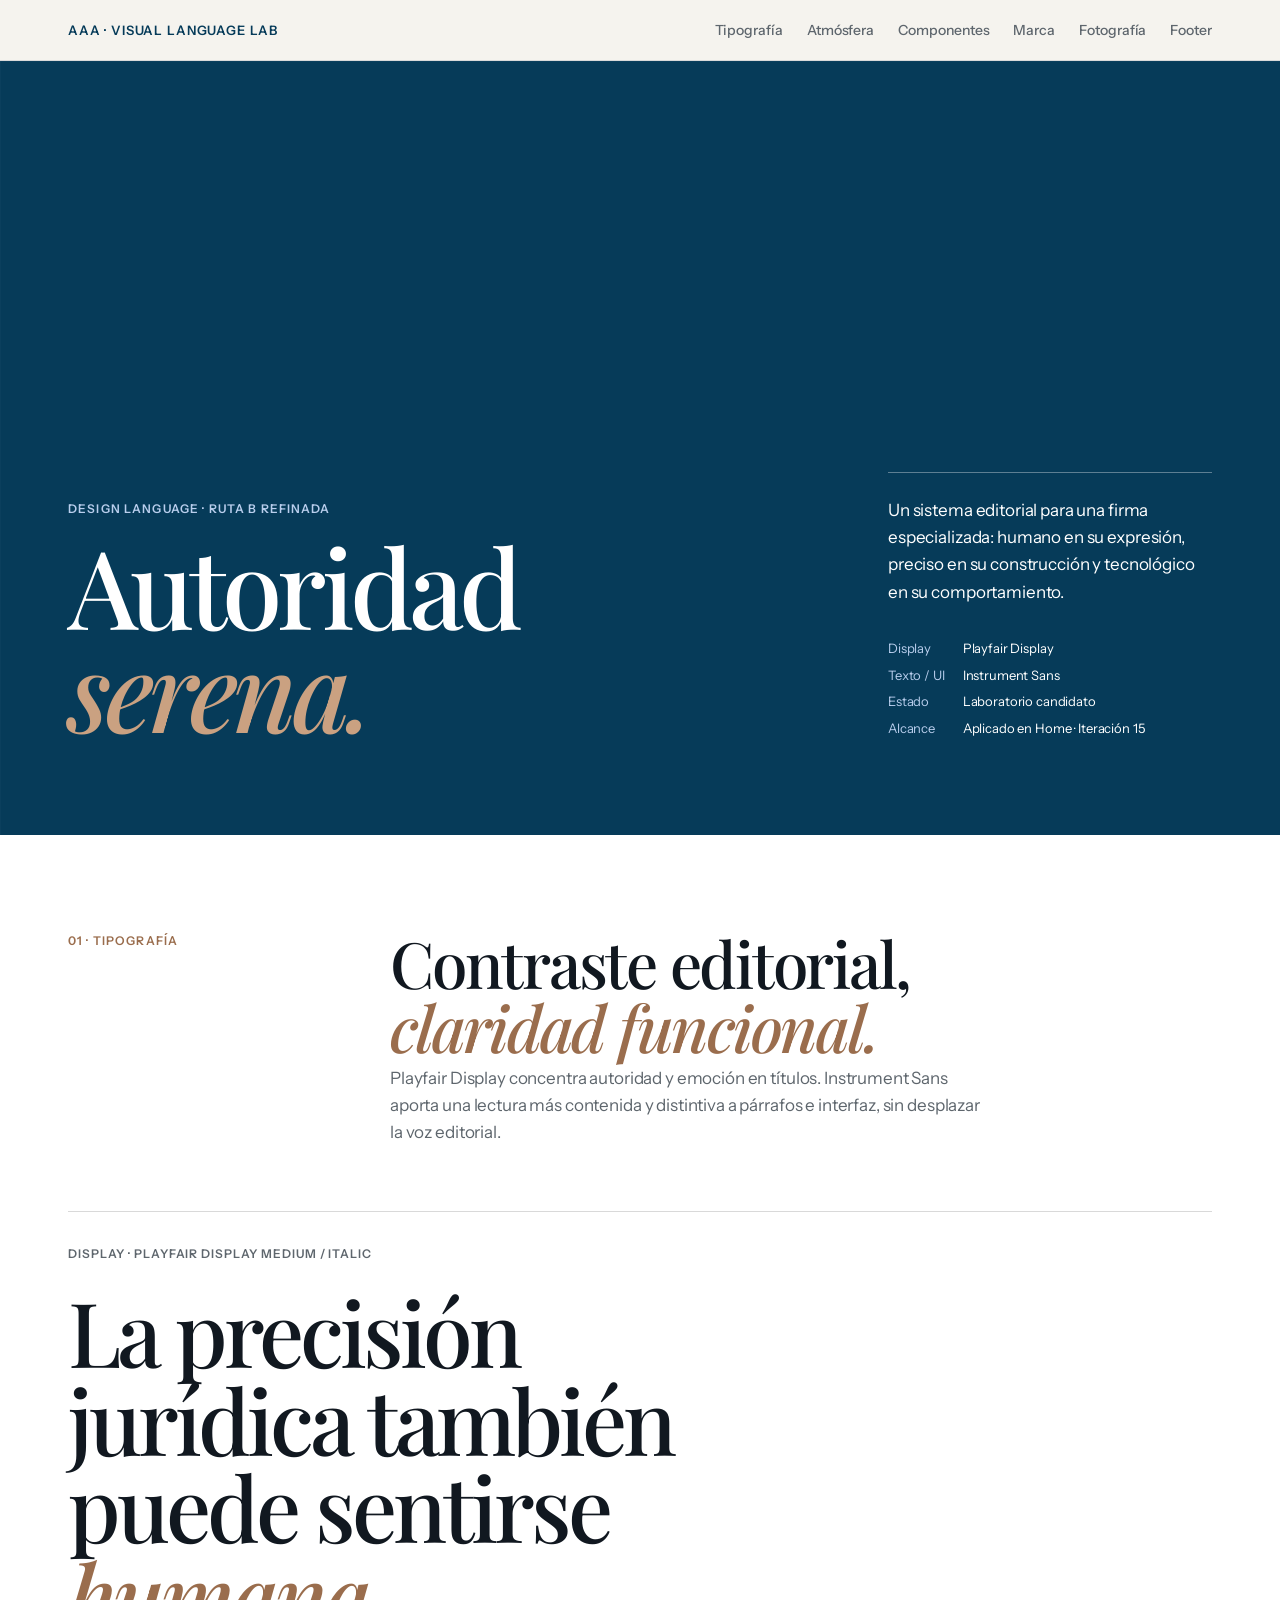
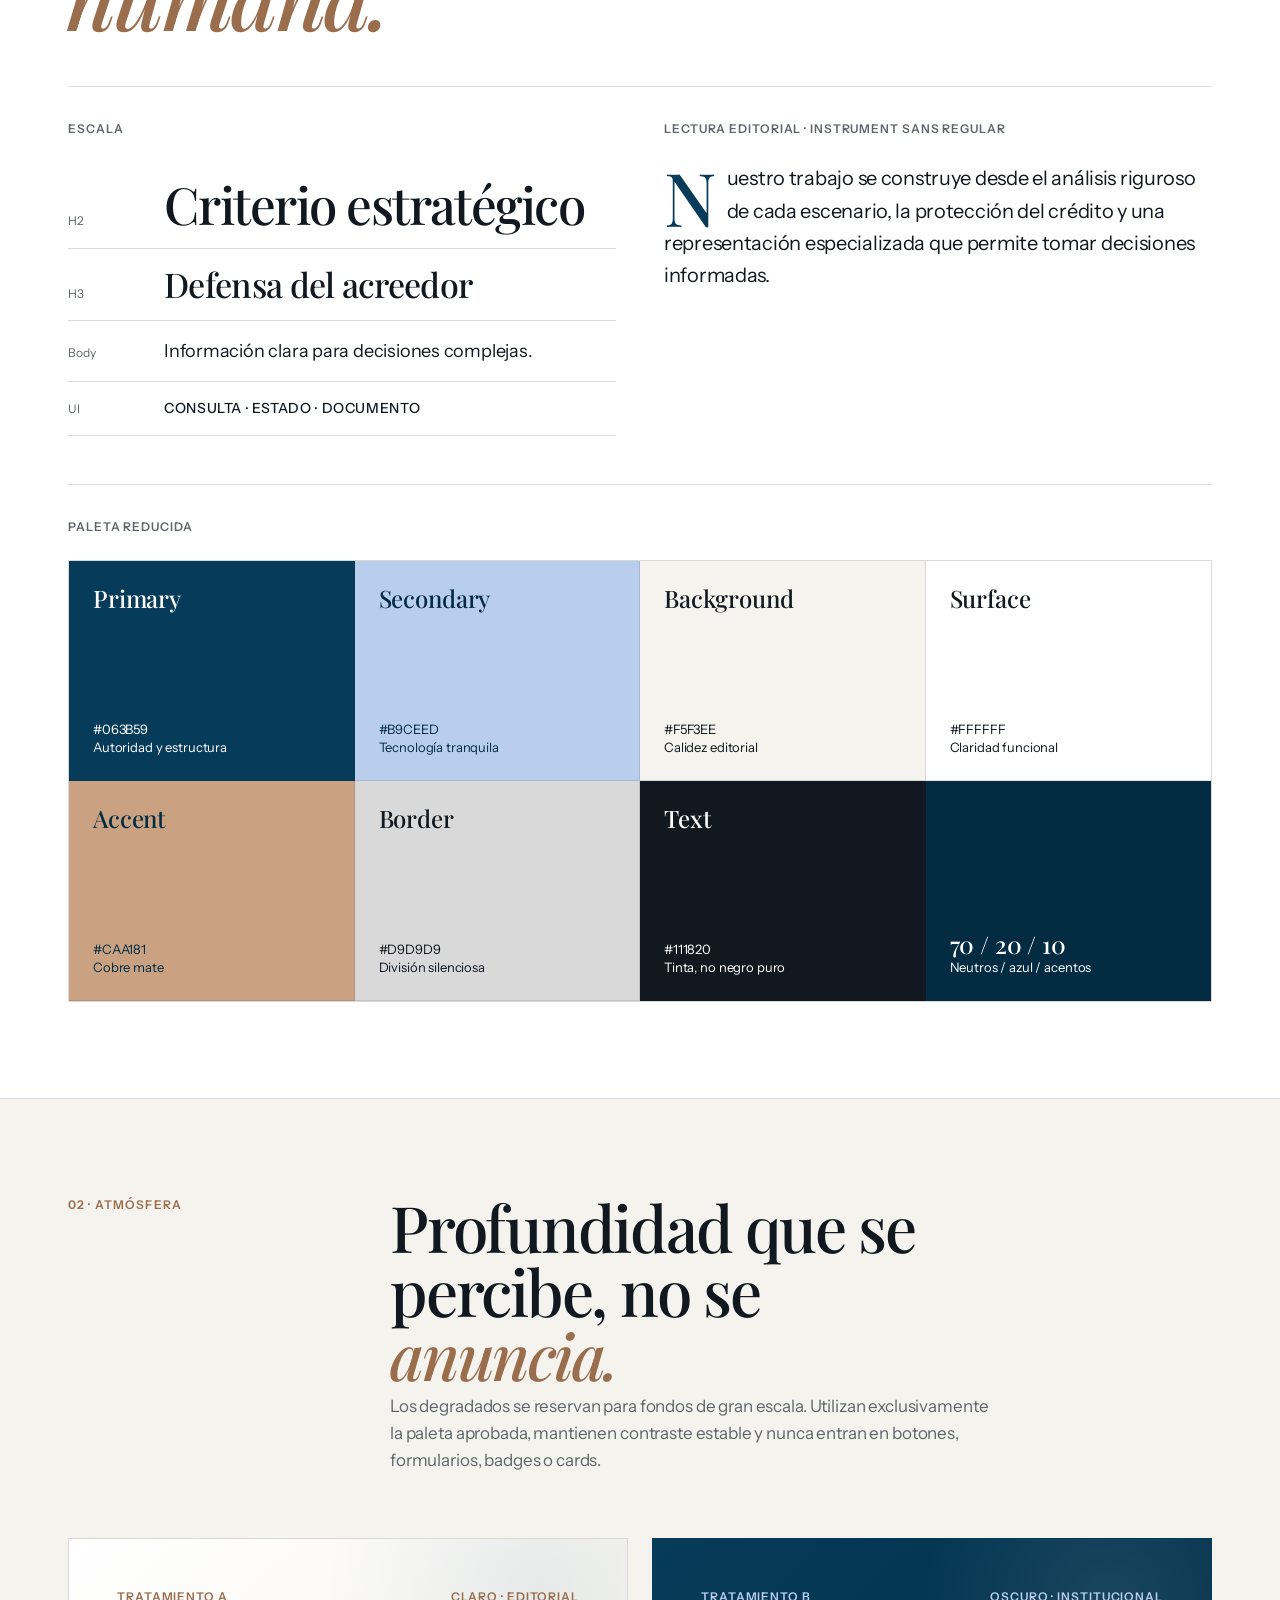
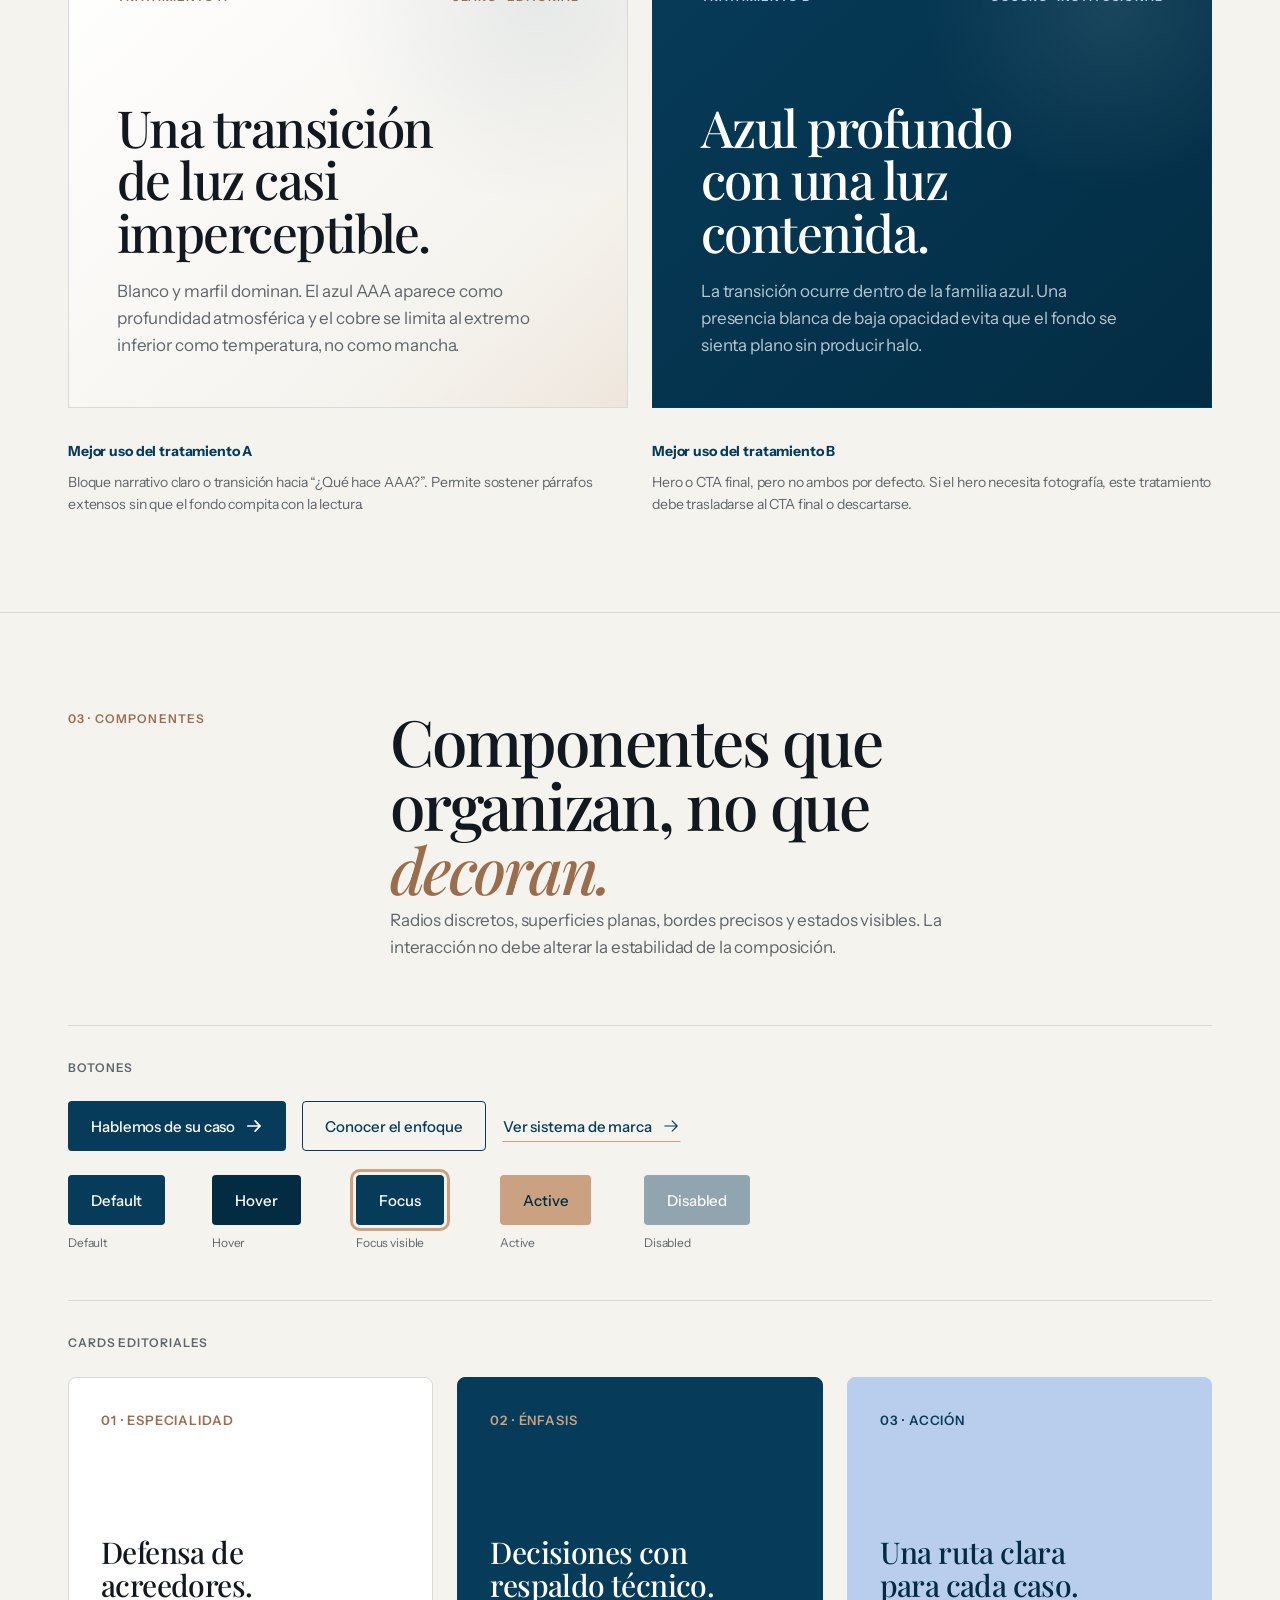
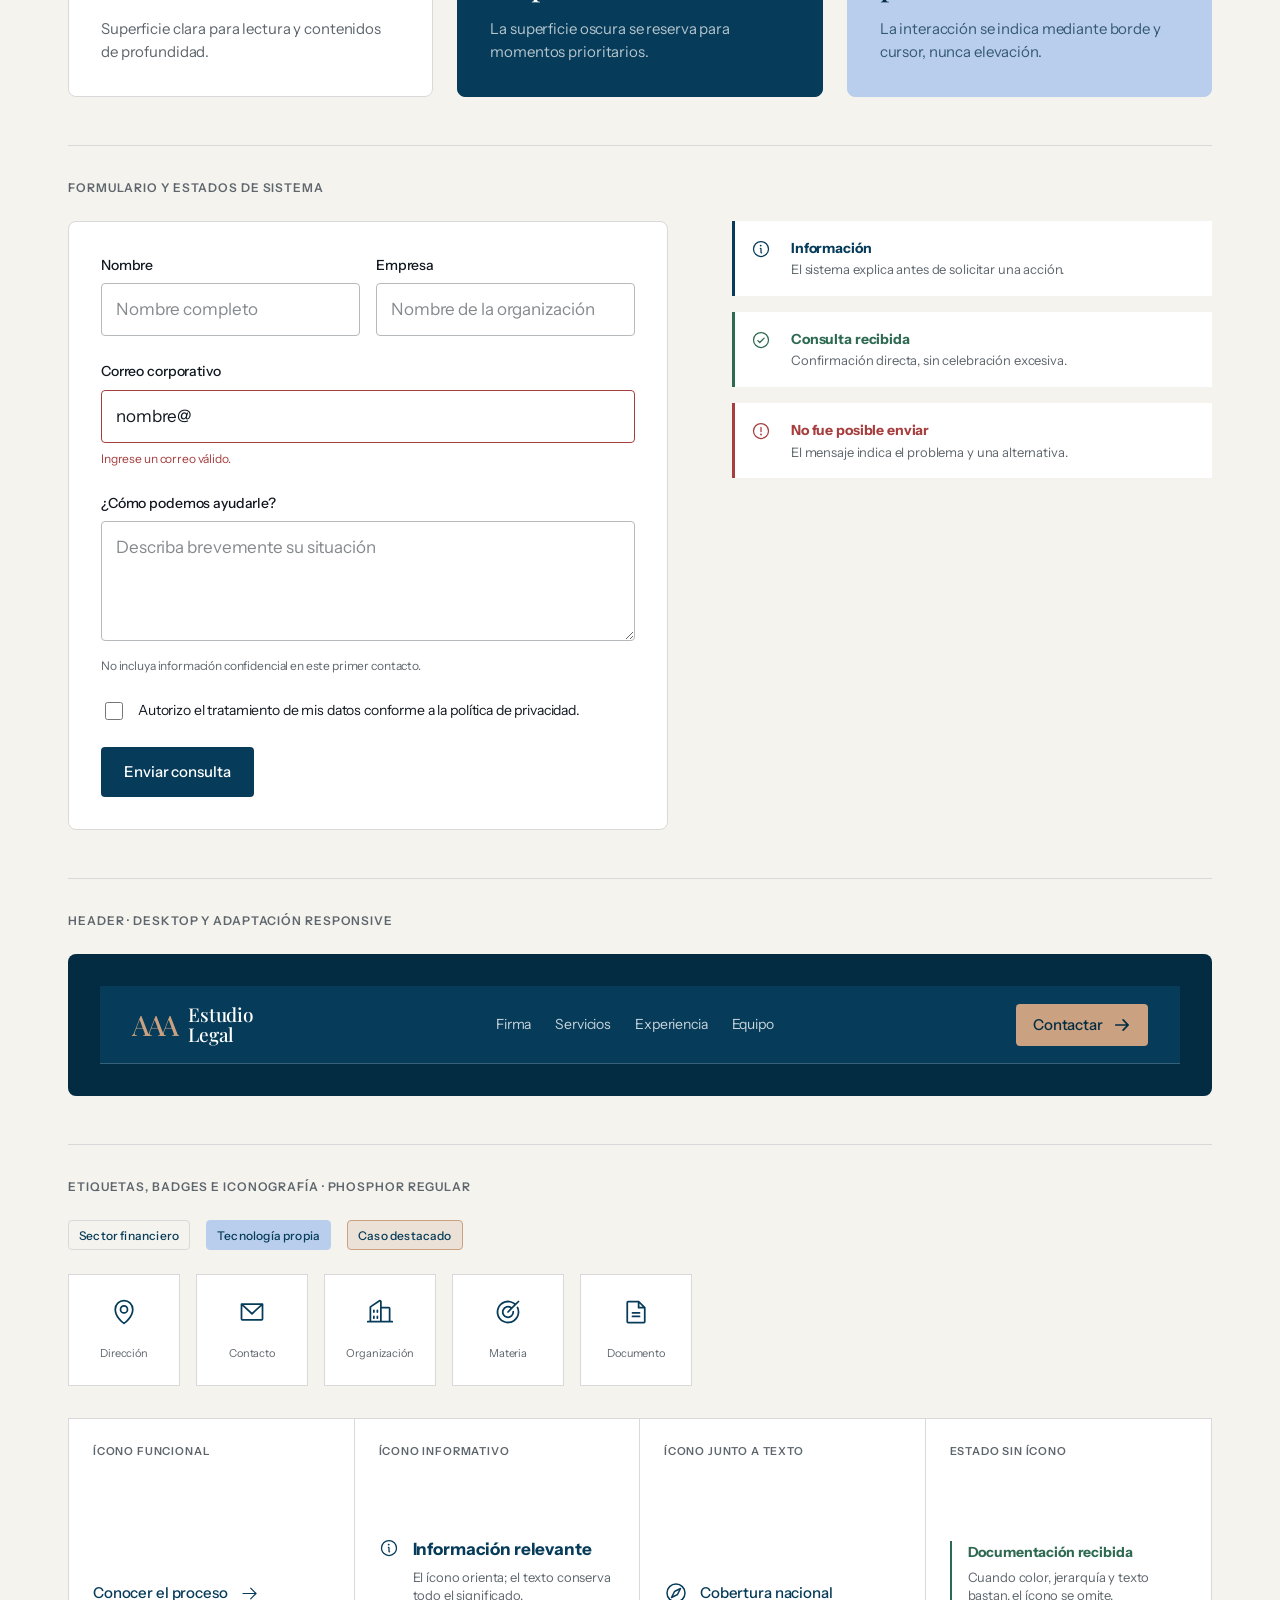
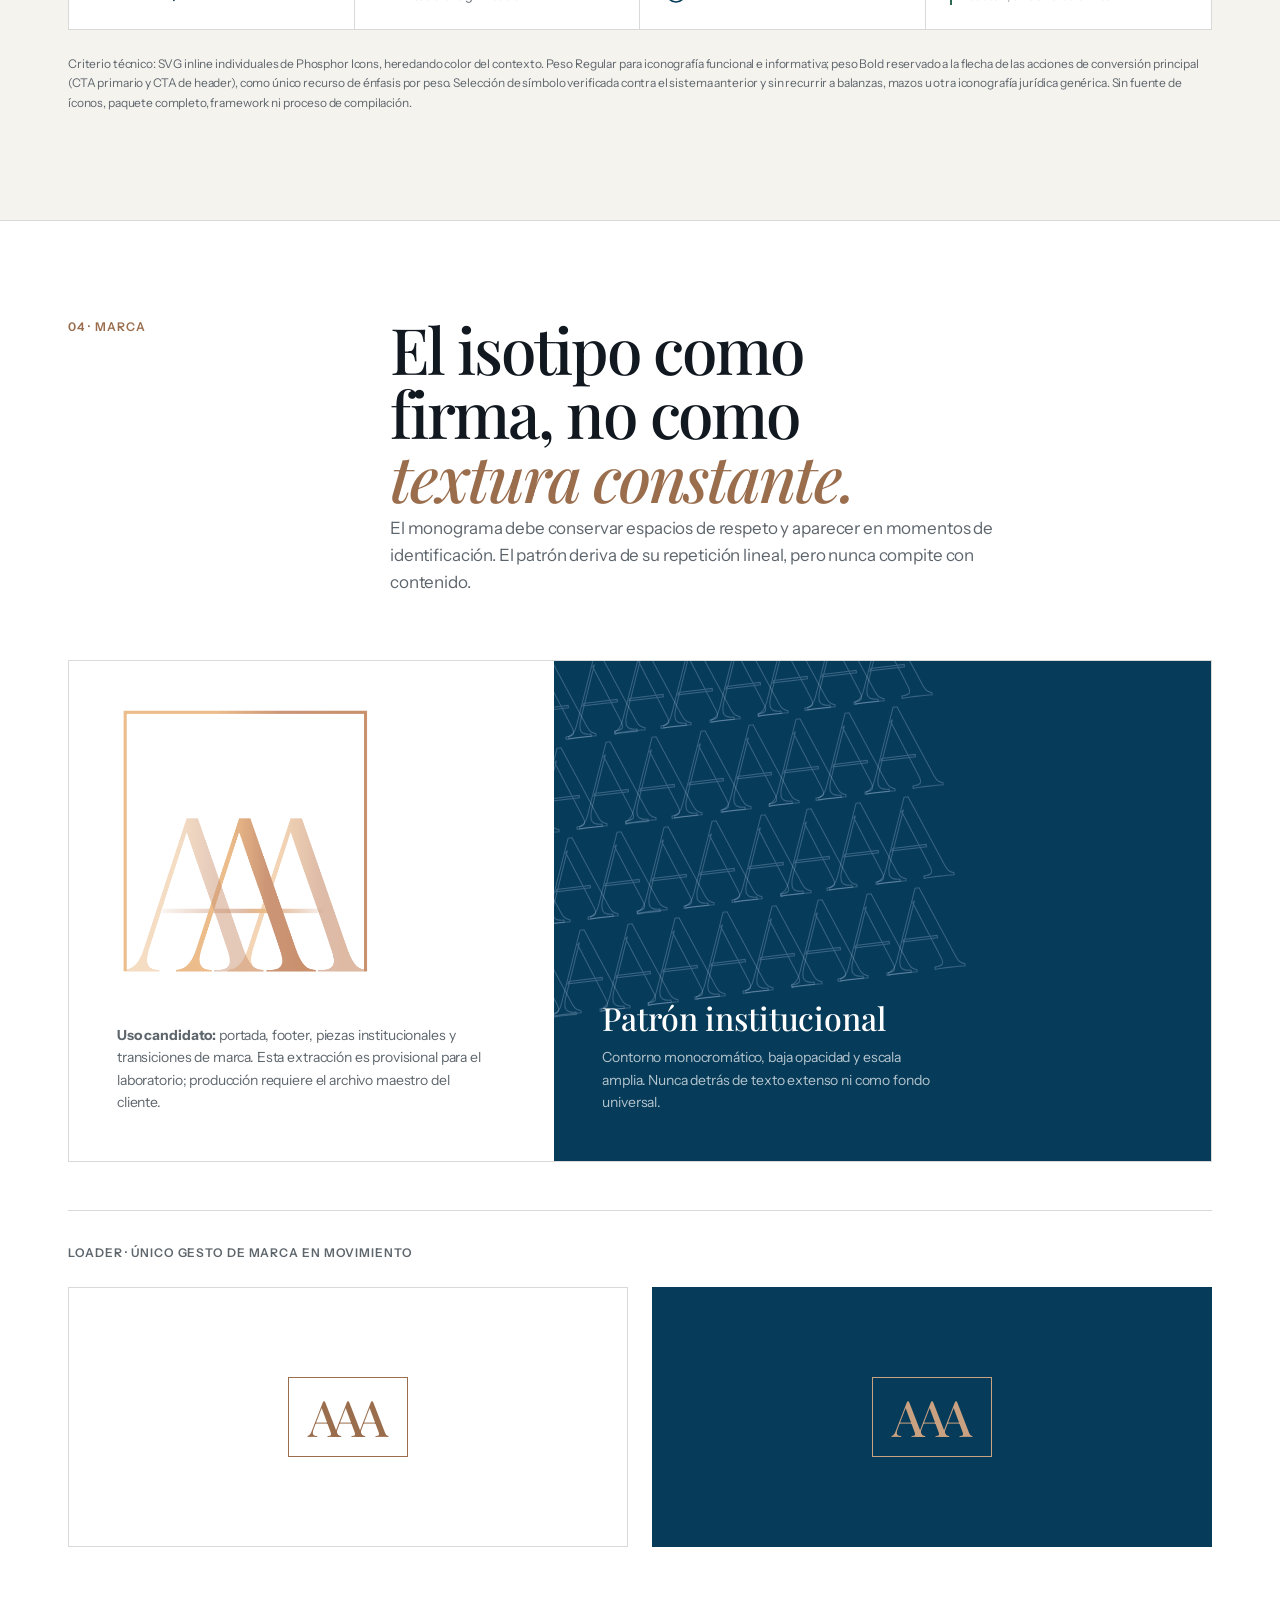
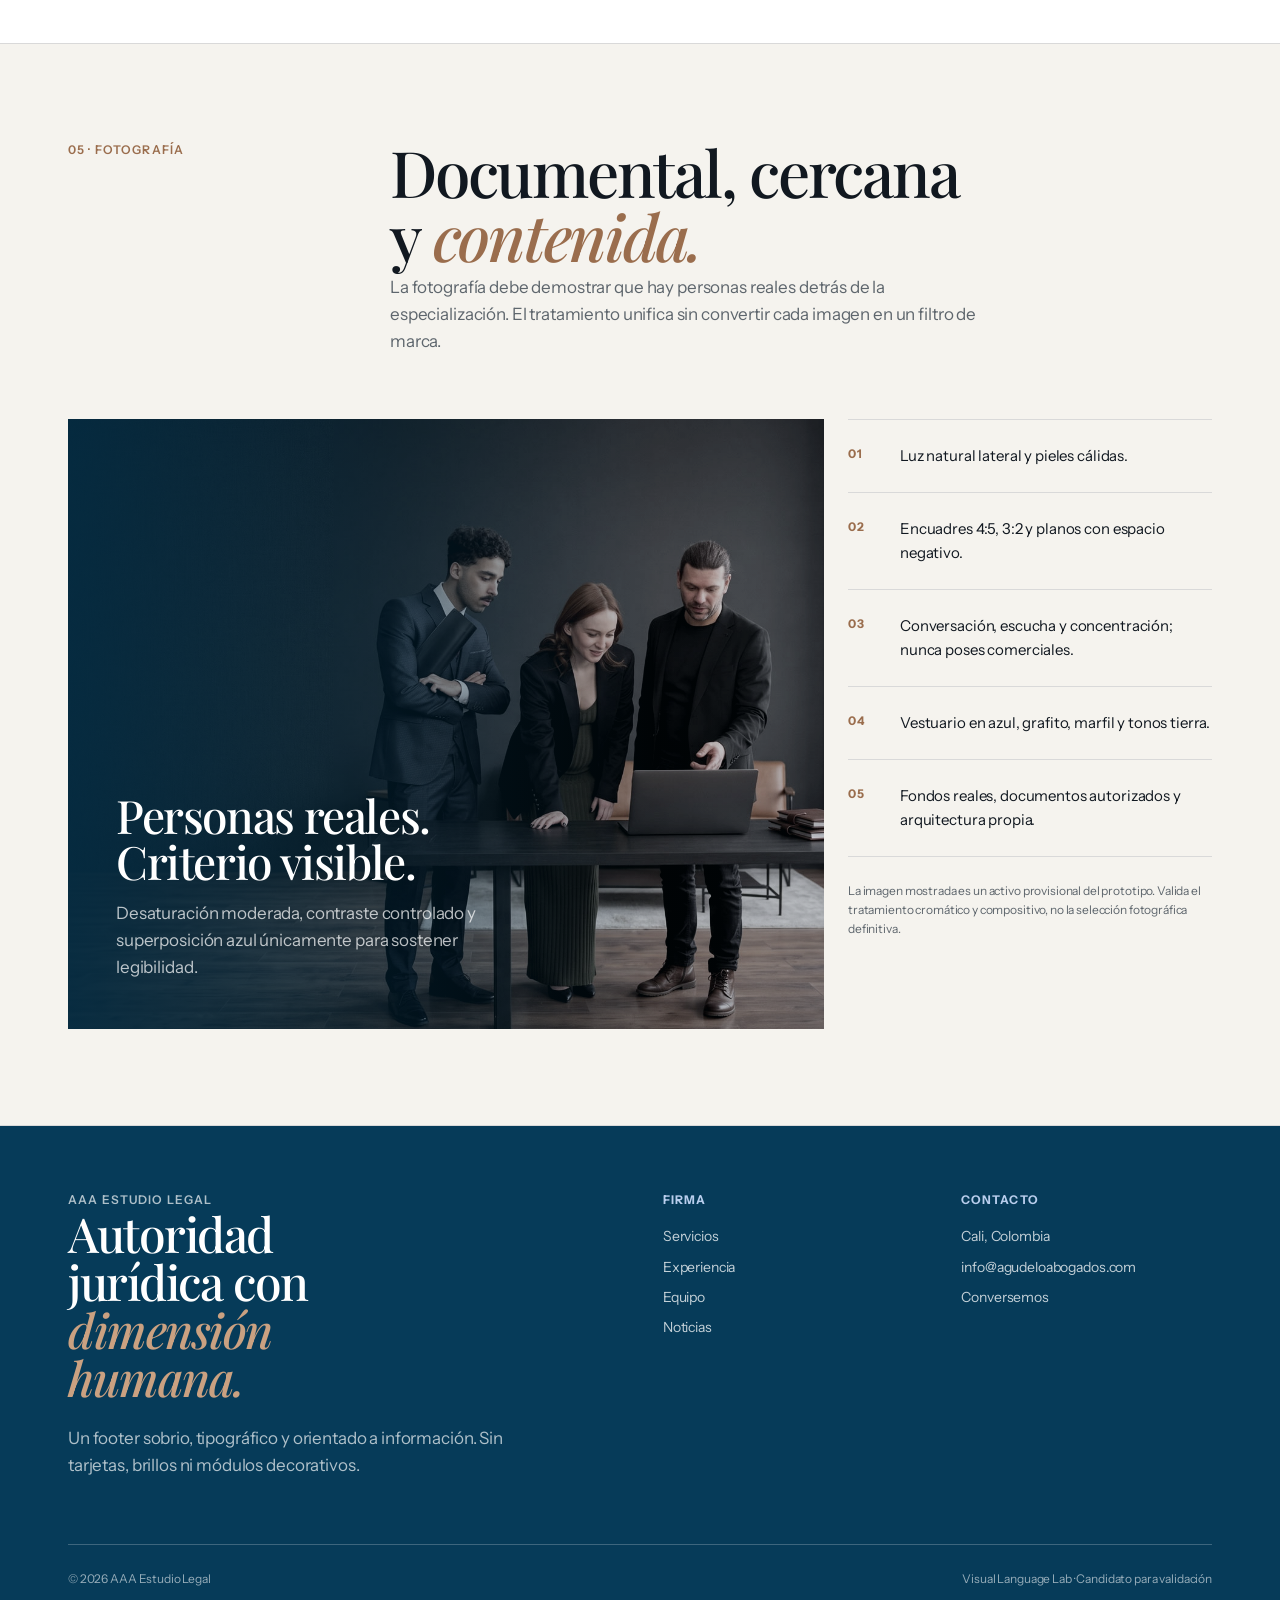
<file: prototype/type-lab.html>
<!DOCTYPE html>
<html lang="es">
<head>
  <meta charset="UTF-8">
  <meta name="viewport" content="width=device-width, initial-scale=1">
  <meta name="robots" content="noindex, nofollow">
  <title>Visual Language Lab — AAA Estudio Legal</title>
  <link rel="preconnect" href="https://fonts.googleapis.com">
  <link rel="preconnect" href="https://fonts.gstatic.com" crossorigin>
  <link href="https://fonts.googleapis.com/css2?family=Instrument+Sans:ital,wght@0,400;0,500;0,600;1,400;1,500&amp;family=Playfair+Display:ital,wght@0,500;0,600;1,500&amp;display=swap" rel="stylesheet">
  <style>
    :root {
      --primary: #063B59;
      --primary-deep: #032C43;
      --secondary: #B9CEED;
      --background: #F5F3EE;
      --surface: #FFFFFF;
      --accent: #CAA181;
      --accent-deep: #9A6D4D;
      --border: #D9D9D9;
      --text: #111820;
      --text-muted: #5E666D;
      --success: #2E6A51;
      --error: #A63E3E;
      --white: #FFFFFF;

      --font-display: "Playfair Display", Georgia, serif;
      --font-sans: "Instrument Sans", "Helvetica Neue", Arial, sans-serif;

      --space-1: 4px;
      --space-2: 8px;
      --space-3: 12px;
      --space-4: 16px;
      --space-6: 24px;
      --space-8: 32px;
      --space-12: 48px;
      --space-16: 64px;
      --space-24: 96px;
      --space-32: 128px;

      --radius-control: 4px;
      --radius-card: 8px;
      --container: 1240px;
      --gutter: clamp(20px, 4vw, 48px);
      --ease: cubic-bezier(.2, .8, .2, 1);
    }

    *, *::before, *::after { box-sizing: border-box; }
    html { scroll-behavior: smooth; }
    body {
      margin: 0;
      background: var(--background);
      color: var(--text);
      font-family: var(--font-sans);
      font-size: 17px;
      line-height: 1.6;
      letter-spacing: -.008em;
      -webkit-font-smoothing: antialiased;
      text-rendering: optimizeLegibility;
    }
    img, svg { display: block; max-width: 100%; }
    button, input, textarea, select { font: inherit; }
    a { color: inherit; }
    :focus { outline: none; }
    :focus-visible {
      outline: 3px solid var(--accent);
      outline-offset: 3px;
    }

    .skip-link {
      position: fixed;
      left: 16px;
      top: -80px;
      z-index: 100;
      background: var(--surface);
      color: var(--primary);
      padding: 10px 16px;
      border-radius: var(--radius-control);
    }
    .skip-link:focus { top: 16px; }

    .lab-container {
      width: min(100%, var(--container));
      margin-inline: auto;
      padding-inline: var(--gutter);
    }

    .lab-nav {
      position: sticky;
      top: 0;
      z-index: 20;
      background: rgba(245, 243, 238, .96);
      border-bottom: 1px solid var(--border);
    }
    .lab-nav__inner {
      min-height: 60px;
      display: flex;
      align-items: center;
      justify-content: space-between;
      gap: var(--space-6);
    }
    .lab-nav__brand {
      color: var(--primary);
      font-size: 13px;
      font-weight: 600;
      letter-spacing: .065em;
      text-decoration: none;
      text-transform: uppercase;
      white-space: nowrap;
    }
    .lab-nav__links {
      display: flex;
      align-items: center;
      gap: var(--space-6);
      overflow-x: auto;
      scrollbar-width: none;
    }
    .lab-nav__links::-webkit-scrollbar { display: none; }
    .lab-nav__links a {
      color: var(--text-muted);
      font-size: 14px;
      font-weight: 500;
      letter-spacing: -.005em;
      text-decoration: none;
      white-space: nowrap;
    }
    .lab-nav__links a:hover { color: var(--primary); }

    .lab-hero {
      min-height: 86vh;
      display: grid;
      align-items: end;
      background: var(--primary);
      color: var(--white);
      overflow: hidden;
      position: relative;
    }
    .lab-hero::before {
      content: "";
      position: absolute;
      inset: 0;
      opacity: .16;
      background-image:
        linear-gradient(rgba(255,255,255,.14) 1px, transparent 1px),
        linear-gradient(90deg, rgba(255,255,255,.14) 1px, transparent 1px);
      background-size: 12.5% 100%, 100% 25%;
    }
    .lab-hero__inner {
      position: relative;
      z-index: 1;
      display: grid;
      grid-template-columns: minmax(0, 1.4fr) minmax(240px, .6fr);
      gap: var(--space-16);
      align-items: end;
      padding-top: var(--space-32);
      padding-bottom: var(--space-24);
    }
    .lab-kicker, .section-kicker {
      margin: 0 0 var(--space-4);
      font-size: 12px;
      font-weight: 600;
      letter-spacing: .095em;
      text-transform: uppercase;
    }
    .lab-kicker { color: var(--secondary); }
    .lab-hero h1 {
      max-width: 12ch;
      margin: 0;
      font-family: var(--font-display);
      font-size: clamp(54px, 8.5vw, 116px);
      font-weight: 500;
      letter-spacing: -.045em;
      line-height: .94;
    }
    .lab-hero h1 em {
      color: var(--accent);
      font-weight: 500;
    }
    .lab-hero__aside {
      border-top: 1px solid rgba(255,255,255,.35);
      padding-top: var(--space-6);
    }
    .lab-hero__aside p { margin: 0 0 var(--space-8); }
    .lab-meta {
      display: grid;
      grid-template-columns: auto 1fr;
      gap: 6px 18px;
      margin: 0;
      font-size: 13px;
    }
    .lab-meta dt { color: var(--secondary); }
    .lab-meta dd { margin: 0; }

    .lab-section {
      padding-block: var(--space-24);
      border-bottom: 1px solid var(--border);
    }
    .lab-section--white { background: var(--surface); }
    .lab-section--dark { background: var(--primary); color: var(--white); }
    .section-heading {
      display: grid;
      grid-template-columns: minmax(180px, .5fr) minmax(0, 1.5fr);
      gap: var(--space-12);
      margin-bottom: var(--space-16);
      align-items: start;
    }
    .section-kicker { color: var(--accent-deep); }
    .lab-section--dark .section-kicker { color: var(--secondary); }
    .section-heading h2 {
      max-width: 15ch;
      margin: 0;
      font-family: var(--font-display);
      font-size: clamp(40px, 5vw, 68px);
      font-weight: 500;
      letter-spacing: -.035em;
      line-height: 1;
    }
    .section-heading h2 em { color: var(--accent-deep); font-weight: 500; }
    .lab-section--dark .section-heading h2 em { color: var(--accent); }
    .section-heading__copy { max-width: 55ch; margin: 6px 0 0; color: var(--text-muted); }
    .lab-section--dark .section-heading__copy { color: rgba(255,255,255,.72); }

    .specimen {
      border-top: 1px solid var(--border);
      padding-top: var(--space-8);
      margin-top: var(--space-12);
    }
    .specimen__label {
      margin: 0 0 var(--space-6);
      color: var(--text-muted);
      font-size: 12px;
      font-weight: 600;
      letter-spacing: .075em;
      text-transform: uppercase;
    }
    .lab-section--dark .specimen { border-color: rgba(255,255,255,.22); }
    .lab-section--dark .specimen__label { color: var(--secondary); }

    .type-display {
      margin: 0;
      max-width: 12ch;
      font-family: var(--font-display);
      font-size: clamp(54px, 7vw, 96px);
      font-weight: 500;
      letter-spacing: -.045em;
      line-height: .98;
    }
    .type-display em { color: var(--accent-deep); font-weight: 500; }
    .type-grid {
      display: grid;
      grid-template-columns: repeat(2, minmax(0, 1fr));
      gap: var(--space-12);
    }
    .type-scale { margin: 0; padding: 0; list-style: none; }
    .type-scale li {
      display: grid;
      grid-template-columns: 72px 1fr;
      gap: var(--space-6);
      align-items: baseline;
      padding-block: var(--space-4);
      border-bottom: 1px solid var(--border);
    }
    .type-scale span:first-child { color: var(--text-muted); font-size: 12px; }
    .type-h2 { font: 500 clamp(34px, 4vw, 52px)/1.05 var(--font-display); letter-spacing: -.03em; }
    .type-h3 { font: 500 clamp(26px, 3vw, 34px)/1.15 var(--font-display); letter-spacing: -.02em; }
    .type-body { font: 400 18px/1.58 var(--font-sans); letter-spacing: -.012em; }
    .type-small { font: 500 14px/1.45 var(--font-sans); letter-spacing: .045em; }
    .type-editorial {
      max-width: 60ch;
      margin: 0;
      font-size: 20px;
      line-height: 1.62;
      letter-spacing: -.014em;
    }
    .type-editorial::first-letter {
      float: left;
      margin: 8px 10px 0 0;
      color: var(--primary);
      font: 500 74px/.72 var(--font-display);
    }

    .palette-grid {
      display: grid;
      grid-template-columns: repeat(4, 1fr);
      border: 1px solid var(--border);
    }
    .swatch {
      min-height: 220px;
      display: flex;
      flex-direction: column;
      justify-content: space-between;
      padding: var(--space-6);
      border-right: 1px solid rgba(17,24,32,.12);
      border-bottom: 1px solid rgba(17,24,32,.12);
    }
    .swatch:nth-child(4n) { border-right: 0; }
    .swatch__name { font: 500 24px/1.1 var(--font-display); }
    .swatch__meta { font-size: 13px; line-height: 1.4; }
    .swatch--primary { background: var(--primary); color: var(--white); }
    .swatch--secondary { background: var(--secondary); color: var(--primary-deep); }
    .swatch--background { background: var(--background); }
    .swatch--surface { background: var(--surface); }
    .swatch--accent { background: var(--accent); color: var(--primary-deep); }
    .swatch--border { background: var(--border); }
    .swatch--text { background: var(--text); color: var(--white); }
    .swatch--ratio {
      background: var(--primary-deep);
      color: var(--white);
      justify-content: flex-end;
    }

    .atmosphere-grid {
      display: grid;
      grid-template-columns: repeat(2, minmax(0, 1fr));
      gap: var(--space-6);
    }
    .atmosphere-sample {
      min-height: 470px;
      display: flex;
      flex-direction: column;
      justify-content: space-between;
      padding: var(--space-12);
      border: 1px solid var(--border);
      overflow: hidden;
    }
    .atmosphere-sample--light {
      background:
        radial-gradient(circle at 84% 12%, rgba(6,59,89,.075), transparent 34%),
        linear-gradient(138deg, var(--surface) 0%, var(--background) 74%, rgba(202,161,129,.16) 100%);
    }
    .atmosphere-sample--dark {
      background:
        radial-gradient(circle at 82% 14%, rgba(255,255,255,.085), transparent 31%),
        linear-gradient(138deg, var(--primary) 0%, var(--primary-deep) 100%);
      color: var(--white);
      border-color: var(--primary);
    }
    .atmosphere-sample__meta {
      display: flex;
      justify-content: space-between;
      gap: var(--space-4);
      font-size: 12px;
      font-weight: 600;
      letter-spacing: .075em;
      text-transform: uppercase;
    }
    .atmosphere-sample--light .atmosphere-sample__meta { color: var(--accent-deep); }
    .atmosphere-sample--dark .atmosphere-sample__meta { color: var(--secondary); }
    .atmosphere-sample__content { max-width: 440px; }
    .atmosphere-sample__content h3 {
      max-width: 12ch;
      margin: 0 0 var(--space-5, 20px);
      font: 500 clamp(34px, 4vw, 52px)/1.02 var(--font-display);
      letter-spacing: -.03em;
    }
    .atmosphere-sample__content p { max-width: 44ch; margin: 0; color: var(--text-muted); }
    .atmosphere-sample--dark .atmosphere-sample__content p { color: rgba(255,255,255,.72); }
    .atmosphere-guidance {
      display: grid;
      grid-template-columns: repeat(2, minmax(0, 1fr));
      gap: var(--space-6);
      margin-top: var(--space-8);
    }
    .atmosphere-guidance p { margin: 0; color: var(--text-muted); font-size: 14px; }
    .atmosphere-guidance strong { display: block; margin-bottom: var(--space-2); color: var(--primary); }

    .button-row, .state-row, .icon-row, .badge-row {
      display: flex;
      align-items: center;
      flex-wrap: wrap;
      gap: var(--space-4);
    }
    .button-row + .button-row { margin-top: var(--space-6); }
    .btn {
      min-height: 50px;
      display: inline-flex;
      align-items: center;
      justify-content: center;
      gap: 10px;
      padding: 11px 22px;
      border: 1px solid transparent;
      border-radius: var(--radius-control);
      font-size: 15px;
      font-weight: 500;
      letter-spacing: -.006em;
      line-height: 1;
      text-decoration: none;
      cursor: pointer;
      transition: color 160ms var(--ease), background 160ms var(--ease), border-color 160ms var(--ease);
    }
    .btn svg { width: 18px; height: 18px; }
    .ph-icon { flex: none; fill: currentColor; }
    .btn--primary { background: var(--primary); color: var(--white); }
    .btn--primary:hover, .btn--primary.is-hover { background: var(--primary-deep); }
    .btn--secondary { background: transparent; color: var(--primary); border-color: var(--primary); }
    .btn--secondary:hover, .btn--secondary.is-hover { background: var(--primary); color: var(--white); }
    .btn--text { min-height: auto; padding: 6px 0; color: var(--primary); border-bottom-color: var(--accent); border-radius: 0; }
    .btn--text:hover { color: var(--accent-deep); }
    .btn.is-focus { outline: 3px solid var(--accent); outline-offset: 3px; }
    .btn.is-active { background: var(--accent); color: var(--primary-deep); }
    .btn:disabled, .btn.is-disabled { opacity: .42; cursor: not-allowed; }

    .state-sample { min-width: 128px; }
    .state-sample small { display: block; margin-top: 8px; color: var(--text-muted); font-size: 12px; }

    .card-grid {
      display: grid;
      grid-template-columns: repeat(3, minmax(0, 1fr));
      gap: var(--space-6);
    }
    .card {
      min-height: 320px;
      display: flex;
      flex-direction: column;
      justify-content: space-between;
      padding: var(--space-8);
      background: var(--surface);
      border: 1px solid var(--border);
      border-radius: var(--radius-card);
    }
    .card--dark { background: var(--primary); border-color: var(--primary); color: var(--white); }
    .card--blue { background: var(--secondary); border-color: var(--secondary); color: var(--primary-deep); }
    .card__index { color: var(--accent-deep); font-size: 13px; font-weight: 600; letter-spacing: .065em; }
    .card--dark .card__index { color: var(--accent); }
    .card--blue .card__index { color: var(--primary); }
    .card h3 {
      max-width: 13ch;
      margin: 0 0 var(--space-4);
      font: 500 30px/1.08 var(--font-display);
      letter-spacing: -.02em;
    }
    .card p { margin: 0; color: var(--text-muted); font-size: 15px; line-height: 1.55; letter-spacing: -.008em; }
    .card--dark p { color: rgba(255,255,255,.7); }
    .card--blue p { color: rgba(3,44,67,.72); }
    .card--interactive { text-decoration: none; transition: border-color 160ms var(--ease); }
    .card--interactive:hover { border-color: var(--accent-deep); }
    .card--blue.card--interactive:hover,
    .card--blue.card--interactive:focus-visible { border-color: var(--primary); }

    .component-split {
      display: grid;
      grid-template-columns: minmax(0, 1fr) minmax(340px, .8fr);
      gap: var(--space-16);
      align-items: start;
    }
    .form-panel {
      padding: var(--space-8);
      background: var(--surface);
      border: 1px solid var(--border);
      border-radius: var(--radius-card);
    }
    .form-row { display: grid; grid-template-columns: 1fr 1fr; gap: var(--space-4); }
    .field { margin-bottom: var(--space-6); }
    .field label { display: block; margin-bottom: 7px; font-size: 14px; font-weight: 500; }
    .field input, .field textarea, .field select {
      width: 100%;
      min-height: 52px;
      padding: 12px 14px;
      color: var(--text);
      background: var(--surface);
      border: 1px solid #B7BABD;
      border-radius: var(--radius-control);
      letter-spacing: -.006em;
    }
    .field textarea { min-height: 120px; resize: vertical; }
    .field input::placeholder, .field textarea::placeholder { color: #858A8E; }
    .field input:focus, .field textarea:focus, .field select:focus {
      border-color: var(--primary);
      box-shadow: 0 0 0 3px rgba(202,161,129,.35);
      outline: none;
    }
    .field__help { display: block; margin-top: 6px; color: var(--text-muted); font-size: 12px; }
    .field--error input { border-color: var(--error); }
    .field--error .field__help { color: var(--error); }
    .check {
      display: flex;
      align-items: flex-start;
      gap: var(--space-3);
      margin-bottom: var(--space-6);
      font-size: 14px;
    }
    .check input { width: 18px; height: 18px; margin-top: 3px; accent-color: var(--primary); }

    .state-list { display: grid; gap: var(--space-4); }
    .status {
      display: grid;
      grid-template-columns: 28px 1fr;
      gap: var(--space-3);
      align-items: start;
      padding: var(--space-4);
      background: var(--surface);
      border-left: 3px solid var(--border);
    }
    .status svg { width: 20px; height: 20px; margin-top: 2px; }
    .status strong { display: block; font-size: 14px; }
    .status span { display: block; color: var(--text-muted); font-size: 13px; }
    .status--success { border-color: var(--success); color: var(--success); }
    .status--error { border-color: var(--error); color: var(--error); }
    .status--info { border-color: var(--primary); color: var(--primary); }

    .header-stage {
      padding: var(--space-8);
      background: var(--primary-deep);
      border-radius: var(--radius-card);
    }
    .site-header-demo {
      min-height: 78px;
      display: flex;
      align-items: center;
      justify-content: space-between;
      gap: var(--space-8);
      padding-inline: var(--space-8);
      background: var(--primary);
      color: var(--white);
      border-bottom: 1px solid rgba(255,255,255,.2);
    }
    .wordmark {
      display: flex;
      align-items: center;
      gap: var(--space-3);
      text-decoration: none;
    }
    .wordmark__aaa { color: var(--accent); font: 500 28px/1 var(--font-display); letter-spacing: -.12em; }
    .wordmark__name { font: 500 19px/1.05 var(--font-display); }
    .site-header-demo nav { display: flex; gap: var(--space-6); }
    .site-header-demo nav a { color: rgba(255,255,255,.78); font-size: 14px; text-decoration: none; }
    .site-header-demo nav a:hover { color: var(--white); }
    .site-header-demo__actions { display: flex; align-items: center; gap: var(--space-4); }
    .site-header-demo__menu {
      width: 42px;
      height: 42px;
      display: none;
      place-items: center;
      padding: 0;
      background: transparent;
      color: var(--white);
      border: 1px solid rgba(255,255,255,.32);
      border-radius: var(--radius-control);
      cursor: pointer;
    }
    .site-header-demo__menu svg { width: 20px; height: 20px; fill: currentColor; }
    .site-header-demo .btn { min-height: 42px; padding: 9px 16px; background: var(--accent); color: var(--primary-deep); }

    .badge {
      display: inline-flex;
      align-items: center;
      min-height: 30px;
      padding: 4px 10px;
      background: transparent;
      color: var(--primary);
      border: 1px solid var(--border);
      border-radius: var(--radius-control);
      font-size: 12px;
      font-weight: 500;
      letter-spacing: .015em;
    }
    .badge--blue { background: var(--secondary); border-color: var(--secondary); }
    .badge--accent { background: rgba(202,161,129,.22); border-color: var(--accent); }

    .icon-tile {
      width: 112px;
      min-height: 112px;
      display: grid;
      place-items: center;
      gap: 4px;
      padding: var(--space-4);
      background: var(--surface);
      border: 1px solid var(--border);
      color: var(--primary);
      text-align: center;
    }
    .icon-tile svg { width: 28px; height: 28px; fill: currentColor; }
    .icon-tile span { color: var(--text-muted); font-size: 11px; }

    .icon-use-grid {
      display: grid;
      grid-template-columns: repeat(4, minmax(0, 1fr));
      margin-top: var(--space-8);
      border: 1px solid var(--border);
    }
    .icon-use {
      min-height: 210px;
      display: flex;
      flex-direction: column;
      justify-content: space-between;
      padding: var(--space-6);
      background: var(--surface);
      border-right: 1px solid var(--border);
    }
    .icon-use:last-child { border-right: 0; }
    .icon-use__label {
      color: var(--text-muted);
      font-size: 11px;
      font-weight: 600;
      letter-spacing: .075em;
      text-transform: uppercase;
    }
    .icon-action,
    .icon-with-text {
      display: inline-flex;
      align-items: center;
      gap: var(--space-3);
      color: var(--primary);
      font-size: 15px;
      font-weight: 500;
      text-decoration: none;
    }
    .icon-action svg { width: 19px; height: 19px; }
    .icon-with-text svg { width: 24px; height: 24px; }
    .icon-info {
      display: grid;
      grid-template-columns: 22px 1fr;
      gap: var(--space-3);
      align-items: start;
      color: var(--primary);
    }
    .icon-info svg { width: 20px; height: 20px; margin-top: 2px; }
    .icon-info span,
    .iconless-state span { display: block; margin-top: 4px; color: var(--text-muted); font-size: 13px; line-height: 1.45; }
    .iconless-state {
      padding-left: var(--space-4);
      color: var(--success);
      border-left: 2px solid var(--success);
    }
    .iconless-state strong { display: block; font-size: 14px; }

    .brand-grid {
      display: grid;
      grid-template-columns: .85fr 1.15fr;
      border: 1px solid var(--border);
    }
    .brand-mark-panel, .pattern-panel { min-height: 500px; padding: var(--space-12); }
    .brand-mark-panel {
      display: flex;
      flex-direction: column;
      justify-content: space-between;
      background: var(--surface);
    }
    .brand-mark-panel img { width: min(100%, 280px); mix-blend-mode: multiply; }
    .brand-note { max-width: 42ch; margin: 0; color: var(--text-muted); font-size: 14px; }
    .pattern-panel {
      position: relative;
      overflow: hidden;
      display: flex;
      align-items: flex-end;
      background-color: var(--primary);
      color: var(--white);
    }
    .pattern-panel::before {
      content: "AAA AAA AAA\A AAA AAA AAA\A AAA AAA AAA\A AAA AAA AAA";
      position: absolute;
      inset: -30px;
      color: transparent;
      font: 500 108px/.78 var(--font-display);
      letter-spacing: -.22em;
      white-space: pre;
      -webkit-text-stroke: 1px rgba(185,206,237,.28);
      transform: rotate(-7deg) scale(1.08);
      transform-origin: center;
    }
    .pattern-panel__copy { position: relative; z-index: 1; max-width: 30ch; }
    .pattern-panel__copy h3 { margin: 0 0 var(--space-3); font: 500 32px/1.05 var(--font-display); }
    .pattern-panel__copy p { margin: 0; color: rgba(255,255,255,.7); font-size: 14px; }

    .loader-stage {
      display: grid;
      grid-template-columns: 1fr 1fr;
      gap: var(--space-6);
    }
    .loader-card {
      min-height: 260px;
      display: grid;
      place-items: center;
      padding: var(--space-8);
      background: var(--surface);
      border: 1px solid var(--border);
    }
    .loader-card--dark { background: var(--primary); border-color: var(--primary); color: var(--white); }
    .aaa-loader {
      width: 120px;
      height: 80px;
      display: flex;
      align-items: center;
      justify-content: center;
      padding: 10px;
      border: 1px solid currentColor;
      color: var(--accent-deep);
    }
    .loader-card--dark .aaa-loader { color: var(--accent); }
    .aaa-loader span {
      margin-left: -8px;
      font: 500 50px/1 var(--font-display);
      animation: loader-pulse 1.5s var(--ease) infinite;
    }
    .aaa-loader span:first-child { margin-left: 0; animation-delay: -1s; }
    .aaa-loader span:nth-child(2) { animation-delay: -.5s; }
    @keyframes loader-pulse {
      0%, 100% { opacity: .25; }
      50% { opacity: 1; }
    }

    .photo-grid {
      display: grid;
      grid-template-columns: minmax(0, 1.35fr) minmax(260px, .65fr);
      gap: var(--space-6);
    }
    .photo-treatment {
      min-height: 610px;
      position: relative;
      overflow: hidden;
      background: var(--primary);
    }
    .photo-treatment img {
      width: 100%;
      height: 100%;
      position: absolute;
      inset: 0;
      object-fit: cover;
      object-position: 58% center;
      filter: saturate(.55) contrast(1.04) brightness(.83);
    }
    .photo-treatment::after {
      content: "";
      position: absolute;
      inset: 0;
      background: linear-gradient(90deg, rgba(3,44,67,.9) 0%, rgba(3,44,67,.42) 45%, rgba(3,44,67,.08) 78%);
    }
    .photo-treatment__copy {
      max-width: 420px;
      position: absolute;
      z-index: 2;
      left: var(--space-12);
      bottom: var(--space-12);
      color: var(--white);
    }
    .photo-treatment__copy h3 { margin: 0 0 var(--space-4); font: 500 46px/1 var(--font-display); letter-spacing: -.03em; }
    .photo-treatment__copy p { margin: 0; color: rgba(255,255,255,.72); }
    .photo-notes {
      margin: 0;
      padding: 0;
      list-style: none;
      border-top: 1px solid var(--border);
    }
    .photo-notes li {
      display: grid;
      grid-template-columns: 36px 1fr;
      gap: var(--space-4);
      padding-block: var(--space-6);
      border-bottom: 1px solid var(--border);
    }
    .photo-notes strong { color: var(--accent-deep); font-size: 12px; letter-spacing: .065em; }
    .photo-notes span { font-size: 15px; }
    .photo-disclaimer { margin-top: var(--space-6); color: var(--text-muted); font-size: 12px; }

    .footer-stage { background: var(--primary); color: var(--white); }
    .site-footer-demo { padding-block: var(--space-16) var(--space-8); }
    .footer-grid {
      display: grid;
      grid-template-columns: 1.2fr repeat(2, .55fr);
      gap: var(--space-12);
      padding-bottom: var(--space-16);
    }
    .footer-brand h2 { max-width: 10ch; margin: 0 0 var(--space-6); font: 500 48px/1 var(--font-display); letter-spacing: -.03em; }
    .footer-brand h2 em { color: var(--accent); font-weight: 500; }
    .footer-brand p { max-width: 42ch; margin: 0; color: rgba(255,255,255,.68); }
    .footer-col h3 { margin: 0 0 var(--space-4); color: var(--secondary); font-size: 12px; letter-spacing: .085em; text-transform: uppercase; }
    .footer-col a, .footer-col span { display: block; margin-bottom: 8px; color: rgba(255,255,255,.76); font-size: 14px; text-decoration: none; }
    .footer-col a:hover { color: var(--white); }
    .footer-bottom {
      display: flex;
      justify-content: space-between;
      gap: var(--space-6);
      padding-top: var(--space-6);
      border-top: 1px solid rgba(255,255,255,.22);
      color: rgba(255,255,255,.58);
      font-size: 12px;
    }

    @media (max-width: 900px) {
      .lab-hero__inner, .section-heading, .component-split, .brand-grid, .photo-grid { grid-template-columns: 1fr; }
      .lab-hero__inner { gap: var(--space-12); }
      .lab-hero__aside { max-width: 520px; }
      .palette-grid { grid-template-columns: repeat(2, 1fr); }
      .swatch:nth-child(4n) { border-right: 1px solid rgba(17,24,32,.12); }
      .swatch:nth-child(2n) { border-right: 0; }
      .card-grid { grid-template-columns: 1fr 1fr; }
      .icon-use-grid { grid-template-columns: repeat(2, minmax(0, 1fr)); }
      .icon-use:nth-child(2) { border-right: 0; }
      .icon-use:nth-child(-n+2) { border-bottom: 1px solid var(--border); }
      .site-header-demo nav { display: none; }
      .site-header-demo__menu { display: grid; }
      .photo-treatment { min-height: 540px; }
      .footer-grid { grid-template-columns: 1fr 1fr; }
      .footer-brand { grid-column: 1 / -1; }
    }

    @media (max-width: 640px) {
      body { font-size: 16px; }
      .lab-nav__inner { min-height: 54px; }
      .lab-nav__links { display: none; }
      .lab-hero { min-height: 720px; }
      .lab-hero__inner { padding-top: var(--space-24); padding-bottom: var(--space-16); }
      .lab-section { padding-block: var(--space-16); }
      .section-heading { gap: var(--space-6); margin-bottom: var(--space-12); }
      .type-grid, .card-grid, .loader-stage, .form-row, .atmosphere-grid, .atmosphere-guidance, .icon-use-grid { grid-template-columns: 1fr; }
      .palette-grid { grid-template-columns: 1fr; }
      .swatch, .swatch:nth-child(n) { min-height: 170px; border-right: 0; }
      .type-scale li { grid-template-columns: 56px 1fr; }
      .card { min-height: 280px; }
      .atmosphere-sample { min-height: 410px; padding: var(--space-8); }
      .icon-use { min-height: 170px; border-right: 0; border-bottom: 1px solid var(--border); }
      .icon-use:last-child { border-bottom: 0; }
      .header-stage { padding: var(--space-3); }
      .site-header-demo { min-height: 66px; padding-inline: var(--space-4); }
      .site-header-demo__actions .btn { width: 42px; padding: 0; overflow: hidden; color: transparent; gap: 0; }
      .site-header-demo__actions .btn svg { color: var(--primary-deep); }
      .brand-mark-panel, .pattern-panel { min-height: 390px; padding: var(--space-8); }
      .photo-treatment { min-height: 500px; }
      .photo-treatment__copy { left: var(--space-6); right: var(--space-6); bottom: var(--space-8); }
      .photo-treatment__copy h3 { font-size: 36px; }
      .footer-grid { grid-template-columns: 1fr; }
      .footer-brand { grid-column: auto; }
      .footer-bottom { flex-direction: column; }
    }

    @media (prefers-reduced-motion: reduce) {
      html { scroll-behavior: auto; }
      *, *::before, *::after { animation-duration: .01ms !important; animation-iteration-count: 1 !important; transition-duration: .01ms !important; }
      .aaa-loader span { opacity: 1; }
    }
  </style>
</head>
<body>
  <a class="skip-link" href="#contenido">Saltar al contenido</a>

  <nav class="lab-nav" aria-label="Navegación del laboratorio">
    <div class="lab-container lab-nav__inner">
      <a class="lab-nav__brand" href="#inicio">AAA · Visual Language Lab</a>
      <div class="lab-nav__links">
        <a href="#tipografia">Tipografía</a>
        <a href="#atmosfera">Atmósfera</a>
        <a href="#componentes">Componentes</a>
        <a href="#marca">Marca</a>
        <a href="#fotografia">Fotografía</a>
        <a href="#footer">Footer</a>
      </div>
    </div>
  </nav>

  <main id="contenido">
    <header class="lab-hero" id="inicio">
      <div class="lab-container lab-hero__inner">
        <div>
          <p class="lab-kicker">Design Language · Ruta B refinada</p>
          <h1>Autoridad <em>serena.</em></h1>
        </div>
        <aside class="lab-hero__aside">
          <p>Un sistema editorial para una firma especializada: humano en su expresión, preciso en su construcción y tecnológico en su comportamiento.</p>
          <dl class="lab-meta">
            <dt>Display</dt><dd>Playfair Display</dd>
            <dt>Texto / UI</dt><dd>Instrument Sans</dd>
            <dt>Estado</dt><dd>Laboratorio candidato</dd>
            <dt>Alcance</dt><dd>Aplicado en Home · Iteración 15</dd>
          </dl>
        </aside>
      </div>
    </header>

    <section class="lab-section lab-section--white" id="tipografia">
      <div class="lab-container">
        <header class="section-heading">
          <div><p class="section-kicker">01 · Tipografía</p></div>
          <div>
            <h2>Contraste editorial, <em>claridad funcional.</em></h2>
            <p class="section-heading__copy">Playfair Display concentra autoridad y emoción en títulos. Instrument Sans aporta una lectura más contenida y distintiva a párrafos e interfaz, sin desplazar la voz editorial.</p>
          </div>
        </header>

        <div class="specimen">
          <p class="specimen__label">Display · Playfair Display Medium / Italic</p>
          <p class="type-display">La precisión jurídica también puede sentirse <em>humana.</em></p>
        </div>

        <div class="specimen type-grid">
          <div>
            <p class="specimen__label">Escala</p>
            <ul class="type-scale">
              <li><span>H2</span><span class="type-h2">Criterio estratégico</span></li>
              <li><span>H3</span><span class="type-h3">Defensa del acreedor</span></li>
              <li><span>Body</span><span class="type-body">Información clara para decisiones complejas.</span></li>
              <li><span>UI</span><span class="type-small">CONSULTA · ESTADO · DOCUMENTO</span></li>
            </ul>
          </div>
          <div>
            <p class="specimen__label">Lectura editorial · Instrument Sans Regular</p>
            <p class="type-editorial">Nuestro trabajo se construye desde el análisis riguroso de cada escenario, la protección del crédito y una representación especializada que permite tomar decisiones informadas.</p>
          </div>
        </div>

        <div class="specimen">
          <p class="specimen__label">Paleta reducida</p>
          <div class="palette-grid">
            <article class="swatch swatch--primary"><span class="swatch__name">Primary</span><span class="swatch__meta">#063B59<br>Autoridad y estructura</span></article>
            <article class="swatch swatch--secondary"><span class="swatch__name">Secondary</span><span class="swatch__meta">#B9CEED<br>Tecnología tranquila</span></article>
            <article class="swatch swatch--background"><span class="swatch__name">Background</span><span class="swatch__meta">#F5F3EE<br>Calidez editorial</span></article>
            <article class="swatch swatch--surface"><span class="swatch__name">Surface</span><span class="swatch__meta">#FFFFFF<br>Claridad funcional</span></article>
            <article class="swatch swatch--accent"><span class="swatch__name">Accent</span><span class="swatch__meta">#CAA181<br>Cobre mate</span></article>
            <article class="swatch swatch--border"><span class="swatch__name">Border</span><span class="swatch__meta">#D9D9D9<br>División silenciosa</span></article>
            <article class="swatch swatch--text"><span class="swatch__name">Text</span><span class="swatch__meta">#111820<br>Tinta, no negro puro</span></article>
            <article class="swatch swatch--ratio"><span class="swatch__name">70 / 20 / 10</span><span class="swatch__meta">Neutros / azul / acentos</span></article>
          </div>
        </div>
      </div>
    </section>

    <section class="lab-section" id="atmosfera">
      <div class="lab-container">
        <header class="section-heading">
          <div><p class="section-kicker">02 · Atmósfera</p></div>
          <div>
            <h2>Profundidad que se percibe, no se <em>anuncia.</em></h2>
            <p class="section-heading__copy">Los degradados se reservan para fondos de gran escala. Utilizan exclusivamente la paleta aprobada, mantienen contraste estable y nunca entran en botones, formularios, badges o cards.</p>
          </div>
        </header>

        <div class="atmosphere-grid">
          <article class="atmosphere-sample atmosphere-sample--light">
            <div class="atmosphere-sample__meta"><span>Tratamiento A</span><span>Claro · editorial</span></div>
            <div class="atmosphere-sample__content">
              <h3>Una transición de luz casi imperceptible.</h3>
              <p>Blanco y marfil dominan. El azul AAA aparece como profundidad atmosférica y el cobre se limita al extremo inferior como temperatura, no como mancha.</p>
            </div>
          </article>
          <article class="atmosphere-sample atmosphere-sample--dark">
            <div class="atmosphere-sample__meta"><span>Tratamiento B</span><span>Oscuro · institucional</span></div>
            <div class="atmosphere-sample__content">
              <h3>Azul profundo con una luz contenida.</h3>
              <p>La transición ocurre dentro de la familia azul. Una presencia blanca de baja opacidad evita que el fondo se sienta plano sin producir halo.</p>
            </div>
          </article>
        </div>
        <div class="atmosphere-guidance">
          <p><strong>Mejor uso del tratamiento A</strong>Bloque narrativo claro o transición hacia “¿Qué hace AAA?”. Permite sostener párrafos extensos sin que el fondo compita con la lectura.</p>
          <p><strong>Mejor uso del tratamiento B</strong>Hero o CTA final, pero no ambos por defecto. Si el hero necesita fotografía, este tratamiento debe trasladarse al CTA final o descartarse.</p>
        </div>
      </div>
    </section>

    <section class="lab-section" id="componentes">
      <div class="lab-container">
        <header class="section-heading">
          <div><p class="section-kicker">03 · Componentes</p></div>
          <div>
            <h2>Componentes que organizan, no que <em>decoran.</em></h2>
            <p class="section-heading__copy">Radios discretos, superficies planas, bordes precisos y estados visibles. La interacción no debe alterar la estabilidad de la composición.</p>
          </div>
        </header>

        <div class="specimen">
          <p class="specimen__label">Botones</p>
          <div class="button-row">
            <a class="btn btn--primary" href="#formularios">Hablemos de su caso
              <svg class="ph-icon" viewBox="0 0 256 256" aria-hidden="true"><path d="M224.49,136.49l-72,72a12,12,0,0,1-17-17L187,140H40a12,12,0,0,1,0-24H187L135.51,64.48a12,12,0,0,1,17-17l72,72A12,12,0,0,1,224.49,136.49Z"/></svg>
            </a>
            <a class="btn btn--secondary" href="#cards">Conocer el enfoque</a>
            <a class="btn btn--text" href="#marca">Ver sistema de marca
              <svg class="ph-icon" viewBox="0 0 256 256" aria-hidden="true"><path d="M221.66,133.66l-72,72a8,8,0,0,1-11.32-11.32L196.69,136H40a8,8,0,0,1,0-16H196.69L138.34,61.66a8,8,0,0,1,11.32-11.32l72,72A8,8,0,0,1,221.66,133.66Z"/></svg>
            </a>
          </div>
          <div class="button-row state-row" aria-label="Estados visuales de botones">
            <div class="state-sample"><button class="btn btn--primary">Default</button><small>Default</small></div>
            <div class="state-sample"><button class="btn btn--primary is-hover">Hover</button><small>Hover</small></div>
            <div class="state-sample"><button class="btn btn--primary is-focus">Focus</button><small>Focus visible</small></div>
            <div class="state-sample"><button class="btn btn--primary is-active">Active</button><small>Active</small></div>
            <div class="state-sample"><button class="btn btn--primary" disabled>Disabled</button><small>Disabled</small></div>
          </div>
        </div>

        <div class="specimen" id="cards">
          <p class="specimen__label">Cards editoriales</p>
          <div class="card-grid">
            <article class="card">
              <span class="card__index">01 · ESPECIALIDAD</span>
              <div><h3>Defensa de acreedores.</h3><p>Superficie clara para lectura y contenidos de profundidad.</p></div>
            </article>
            <article class="card card--dark">
              <span class="card__index">02 · ÉNFASIS</span>
              <div><h3>Decisiones con respaldo técnico.</h3><p>La superficie oscura se reserva para momentos prioritarios.</p></div>
            </article>
            <a class="card card--blue card--interactive" href="#formularios">
              <span class="card__index">03 · ACCIÓN</span>
              <div><h3>Una ruta clara para cada caso.</h3><p>La interacción se indica mediante borde y cursor, nunca elevación.</p></div>
            </a>
          </div>
        </div>

        <div class="specimen" id="formularios">
          <p class="specimen__label">Formulario y estados de sistema</p>
          <div class="component-split">
            <form class="form-panel" action="#" onsubmit="return false">
              <div class="form-row">
                <div class="field"><label for="nombre">Nombre</label><input id="nombre" type="text" placeholder="Nombre completo"></div>
                <div class="field"><label for="empresa">Empresa</label><input id="empresa" type="text" placeholder="Nombre de la organización"></div>
              </div>
              <div class="field field--error">
                <label for="correo">Correo corporativo</label>
                <input id="correo" type="email" value="nombre@" aria-invalid="true" aria-describedby="correo-error">
                <span class="field__help" id="correo-error">Ingrese un correo válido.</span>
              </div>
              <div class="field"><label for="consulta">¿Cómo podemos ayudarle?</label><textarea id="consulta" placeholder="Describa brevemente su situación"></textarea><span class="field__help">No incluya información confidencial en este primer contacto.</span></div>
              <label class="check"><input type="checkbox"><span>Autorizo el tratamiento de mis datos conforme a la política de privacidad.</span></label>
              <button class="btn btn--primary" type="submit">Enviar consulta</button>
            </form>

            <div class="state-list">
              <div class="status status--info">
                <svg class="ph-icon" viewBox="0 0 256 256" aria-hidden="true"><path d="M128,24A104,104,0,1,0,232,128,104.11,104.11,0,0,0,128,24Zm0,192a88,88,0,1,1,88-88A88.1,88.1,0,0,1,128,216Zm16-40a8,8,0,0,1-8,8,16,16,0,0,1-16-16V128a8,8,0,0,1,0-16,16,16,0,0,1,16,16v40A8,8,0,0,1,144,176ZM112,84a12,12,0,1,1,12,12A12,12,0,0,1,112,84Z"/></svg>
                <div><strong>Información</strong><span>El sistema explica antes de solicitar una acción.</span></div>
              </div>
              <div class="status status--success">
                <svg class="ph-icon" viewBox="0 0 256 256" aria-hidden="true"><path d="M173.66,98.34a8,8,0,0,1,0,11.32l-56,56a8,8,0,0,1-11.32,0l-24-24a8,8,0,0,1,11.32-11.32L112,148.69l50.34-50.35A8,8,0,0,1,173.66,98.34ZM232,128A104,104,0,1,1,128,24,104.11,104.11,0,0,1,232,128Zm-16,0a88,88,0,1,0-88,88A88.1,88.1,0,0,0,216,128Z"/></svg>
                <div><strong>Consulta recibida</strong><span>Confirmación directa, sin celebración excesiva.</span></div>
              </div>
              <div class="status status--error">
                <svg class="ph-icon" viewBox="0 0 256 256" aria-hidden="true"><path d="M128,24A104,104,0,1,0,232,128,104.11,104.11,0,0,0,128,24Zm0,192a88,88,0,1,1,88-88A88.1,88.1,0,0,1,128,216Zm-8-80V80a8,8,0,0,1,16,0v56a8,8,0,0,1-16,0Zm20,36a12,12,0,1,1-12-12A12,12,0,0,1,140,172Z"/></svg>
                <div><strong>No fue posible enviar</strong><span>El mensaje indica el problema y una alternativa.</span></div>
              </div>
            </div>
          </div>
        </div>

        <div class="specimen">
          <p class="specimen__label">Header · desktop y adaptación responsive</p>
          <div class="header-stage">
            <header class="site-header-demo">
              <a class="wordmark" href="#inicio"><span class="wordmark__aaa">AAA</span><span class="wordmark__name">Estudio<br>Legal</span></a>
              <nav aria-label="Navegación de muestra"><a href="#">Firma</a><a href="#">Servicios</a><a href="#">Experiencia</a><a href="#">Equipo</a></nav>
              <div class="site-header-demo__actions">
                <button class="site-header-demo__menu" type="button" aria-label="Abrir menú">
                  <svg class="ph-icon" viewBox="0 0 256 256" aria-hidden="true"><path d="M224,128a8,8,0,0,1-8,8H40a8,8,0,0,1,0-16H216A8,8,0,0,1,224,128ZM40,72H216a8,8,0,0,0,0-16H40a8,8,0,0,0,0,16ZM216,184H40a8,8,0,0,0,0,16H216a8,8,0,0,0,0-16Z"/></svg>
                </button>
                <a class="btn" href="#formularios">Contactar
                  <svg class="ph-icon" viewBox="0 0 256 256" aria-hidden="true"><path d="M224.49,136.49l-72,72a12,12,0,0,1-17-17L187,140H40a12,12,0,0,1,0-24H187L135.51,64.48a12,12,0,0,1,17-17l72,72A12,12,0,0,1,224.49,136.49Z"/></svg>
                </a>
              </div>
            </header>
          </div>
        </div>

        <div class="specimen" id="iconografia">
          <p class="specimen__label">Etiquetas, badges e iconografía · Phosphor Regular</p>
          <div class="badge-row" style="margin-bottom:24px">
            <span class="badge">Sector financiero</span>
            <span class="badge badge--blue">Tecnología propia</span>
            <span class="badge badge--accent">Caso destacado</span>
          </div>
          <div class="icon-row">
            <div class="icon-tile"><svg class="ph-icon" viewBox="0 0 256 256" aria-hidden="true"><path d="M128,64a40,40,0,1,0,40,40A40,40,0,0,0,128,64Zm0,64a24,24,0,1,1,24-24A24,24,0,0,1,128,128Zm0-112a88.1,88.1,0,0,0-88,88c0,31.4,14.51,64.68,42,96.25a254.19,254.19,0,0,0,41.45,38.3,8,8,0,0,0,9.18,0A254.19,254.19,0,0,0,174,200.25c27.45-31.57,42-64.85,42-96.25A88.1,88.1,0,0,0,128,16Zm0,206c-16.53-13-72-60.75-72-118a72,72,0,0,1,144,0C200,161.23,144.53,209,128,222Z"/></svg><span>Dirección</span></div>
            <div class="icon-tile"><svg class="ph-icon" viewBox="0 0 256 256" aria-hidden="true"><path d="M224,48H32a8,8,0,0,0-8,8V192a16,16,0,0,0,16,16H216a16,16,0,0,0,16-16V56A8,8,0,0,0,224,48ZM203.43,64,128,133.15,52.57,64ZM216,192H40V74.19l82.59,75.71a8,8,0,0,0,10.82,0L216,74.19V192Z"/></svg><span>Contacto</span></div>
            <div class="icon-tile"><svg class="ph-icon" viewBox="0 0 256 256" aria-hidden="true"><path d="M240,208H224V96a16,16,0,0,0-16-16H144V32a16,16,0,0,0-24.88-13.32L39.12,72A16,16,0,0,0,32,85.34V208H16a8,8,0,0,0,0,16H240a8,8,0,0,0,0-16ZM208,96V208H144V96ZM48,85.34,128,32V208H48ZM112,112v16a8,8,0,0,1-16,0V112a8,8,0,1,1,16,0Zm-32,0v16a8,8,0,0,1-16,0V112a8,8,0,1,1,16,0Zm0,56v16a8,8,0,0,1-16,0V168a8,8,0,0,1,16,0Zm32,0v16a8,8,0,0,1-16,0V168a8,8,0,0,1,16,0Z"/></svg><span>Organización</span></div>
            <div class="icon-tile"><svg class="ph-icon" viewBox="0 0 256 256" aria-hidden="true"><path d="M221.87,83.16A104.1,104.1,0,1,1,195.67,49l22.67-22.68a8,8,0,0,1,11.32,11.32l-96,96a8,8,0,0,1-11.32-11.32l27.72-27.72a40,40,0,1,0,17.87,31.09,8,8,0,1,1,16-.9,56,56,0,1,1-22.38-41.65L184.3,60.39a87.88,87.88,0,1,0,23.13,29.67,8,8,0,0,1,14.44-6.9Z"/></svg><span>Materia</span></div>
            <div class="icon-tile"><svg class="ph-icon" viewBox="0 0 256 256" aria-hidden="true"><path d="M213.66,82.34l-56-56A8,8,0,0,0,152,24H56A16,16,0,0,0,40,40V216a16,16,0,0,0,16,16H200a16,16,0,0,0,16-16V88A8,8,0,0,0,213.66,82.34ZM160,51.31,188.69,80H160ZM200,216H56V40h88V88a8,8,0,0,0,8,8h48V216Zm-32-80a8,8,0,0,1-8,8H96a8,8,0,0,1,0-16h64A8,8,0,0,1,168,136Zm0,32a8,8,0,0,1-8,8H96a8,8,0,0,1,0-16h64A8,8,0,0,1,168,168Z"/></svg><span>Documento</span></div>
          </div>
          <div class="icon-use-grid">
            <article class="icon-use">
              <span class="icon-use__label">Ícono funcional</span>
              <a class="icon-action" href="#formularios">Conocer el proceso<svg class="ph-icon" viewBox="0 0 256 256" aria-hidden="true"><path d="M221.66,133.66l-72,72a8,8,0,0,1-11.32-11.32L196.69,136H40a8,8,0,0,1,0-16H196.69L138.34,61.66a8,8,0,0,1,11.32-11.32l72,72A8,8,0,0,1,221.66,133.66Z"/></svg></a>
            </article>
            <article class="icon-use">
              <span class="icon-use__label">Ícono informativo</span>
              <div class="icon-info"><svg class="ph-icon" viewBox="0 0 256 256" aria-hidden="true"><path d="M128,24A104,104,0,1,0,232,128,104.11,104.11,0,0,0,128,24Zm0,192a88,88,0,1,1,88-88A88.1,88.1,0,0,1,128,216Zm16-40a8,8,0,0,1-8,8,16,16,0,0,1-16-16V128a8,8,0,0,1,0-16,16,16,0,0,1,16,16v40A8,8,0,0,1,144,176ZM112,84a12,12,0,1,1,12,12A12,12,0,0,1,112,84Z"/></svg><div><strong>Información relevante</strong><span>El ícono orienta; el texto conserva todo el significado.</span></div></div>
            </article>
            <article class="icon-use">
              <span class="icon-use__label">Ícono junto a texto</span>
              <div class="icon-with-text"><svg class="ph-icon" viewBox="0 0 256 256" aria-hidden="true"><path d="M128,24A104,104,0,1,0,232,128,104.11,104.11,0,0,0,128,24Zm0,192a88,88,0,1,1,88-88A88.1,88.1,0,0,1,128,216ZM172.42,72.84l-64,32a8.05,8.05,0,0,0-3.58,3.58l-32,64A8,8,0,0,0,80,184a8.1,8.1,0,0,0,3.58-.84l64-32a8.05,8.05,0,0,0,3.58-3.58l32-64a8,8,0,0,0-10.74-10.74ZM138,138,97.89,158.11,118,118l40.15-20.07Z"/></svg><span>Cobertura nacional</span></div>
            </article>
            <article class="icon-use">
              <span class="icon-use__label">Estado sin ícono</span>
              <div class="iconless-state"><strong>Documentación recibida</strong><span>Cuando color, jerarquía y texto bastan, el ícono se omite.</span></div>
            </article>
          </div>
          <p class="photo-disclaimer">Criterio técnico: SVG inline individuales de Phosphor Icons, heredando color del contexto. Peso Regular para iconografía funcional e informativa; peso Bold reservado a la flecha de las acciones de conversión principal (CTA primario y CTA de header), como único recurso de énfasis por peso. Selección de símbolo verificada contra el sistema anterior y sin recurrir a balanzas, mazos u otra iconografía jurídica genérica. Sin fuente de íconos, paquete completo, framework ni proceso de compilación.</p>
        </div>
      </div>
    </section>

    <section class="lab-section lab-section--white" id="marca">
      <div class="lab-container">
        <header class="section-heading">
          <div><p class="section-kicker">04 · Marca</p></div>
          <div>
            <h2>El isotipo como firma, no como <em>textura constante.</em></h2>
            <p class="section-heading__copy">El monograma debe conservar espacios de respeto y aparecer en momentos de identificación. El patrón deriva de su repetición lineal, pero nunca compite con contenido.</p>
          </div>
        </header>

        <div class="brand-grid">
          <article class="brand-mark-panel">
            <img src="assets/img/aaa-isotipo-manual.png" alt="Isotipo AAA extraído del manual de marca">
            <p class="brand-note"><strong>Uso candidato:</strong> portada, footer, piezas institucionales y transiciones de marca. Esta extracción es provisional para el laboratorio; producción requiere el archivo maestro del cliente.</p>
          </article>
          <article class="pattern-panel">
            <div class="pattern-panel__copy">
              <h3>Patrón institucional</h3>
              <p>Contorno monocromático, baja opacidad y escala amplia. Nunca detrás de texto extenso ni como fondo universal.</p>
            </div>
          </article>
        </div>

        <div class="specimen">
          <p class="specimen__label">Loader · único gesto de marca en movimiento</p>
          <div class="loader-stage">
            <div class="loader-card"><div class="aaa-loader" role="img" aria-label="Cargando"><span>A</span><span>A</span><span>A</span></div></div>
            <div class="loader-card loader-card--dark"><div class="aaa-loader" role="img" aria-label="Cargando"><span>A</span><span>A</span><span>A</span></div></div>
          </div>
        </div>
      </div>
    </section>

    <section class="lab-section" id="fotografia">
      <div class="lab-container">
        <header class="section-heading">
          <div><p class="section-kicker">05 · Fotografía</p></div>
          <div>
            <h2>Documental, cercana y <em>contenida.</em></h2>
            <p class="section-heading__copy">La fotografía debe demostrar que hay personas reales detrás de la especialización. El tratamiento unifica sin convertir cada imagen en un filtro de marca.</p>
          </div>
        </header>

        <div class="photo-grid">
          <figure class="photo-treatment" style="margin:0">
            <img src="assets/img/banner-AAA-abogados.jpg" alt="Muestra provisional de tratamiento fotográfico corporativo">
            <figcaption class="photo-treatment__copy">
              <h3>Personas reales. Criterio visible.</h3>
              <p>Desaturación moderada, contraste controlado y superposición azul únicamente para sostener legibilidad.</p>
            </figcaption>
          </figure>
          <div>
            <ol class="photo-notes">
              <li><strong>01</strong><span>Luz natural lateral y pieles cálidas.</span></li>
              <li><strong>02</strong><span>Encuadres 4:5, 3:2 y planos con espacio negativo.</span></li>
              <li><strong>03</strong><span>Conversación, escucha y concentración; nunca poses comerciales.</span></li>
              <li><strong>04</strong><span>Vestuario en azul, grafito, marfil y tonos tierra.</span></li>
              <li><strong>05</strong><span>Fondos reales, documentos autorizados y arquitectura propia.</span></li>
            </ol>
            <p class="photo-disclaimer">La imagen mostrada es un activo provisional del prototipo. Valida el tratamiento cromático y compositivo, no la selección fotográfica definitiva.</p>
          </div>
        </div>
      </div>
    </section>
  </main>

  <footer class="footer-stage" id="footer">
    <div class="lab-container site-footer-demo">
      <div class="footer-grid">
        <div class="footer-brand">
          <p class="lab-kicker">AAA Estudio Legal</p>
          <h2>Autoridad jurídica con <em>dimensión humana.</em></h2>
          <p>Un footer sobrio, tipográfico y orientado a información. Sin tarjetas, brillos ni módulos decorativos.</p>
        </div>
        <div class="footer-col"><h3>Firma</h3><a href="#">Servicios</a><a href="#">Experiencia</a><a href="#">Equipo</a><a href="#">Noticias</a></div>
        <div class="footer-col"><h3>Contacto</h3><span>Cali, Colombia</span><a href="mailto:info@agudeloabogados.com">info@agudeloabogados.com</a><a href="#formularios">Conversemos</a></div>
      </div>
      <div class="footer-bottom"><span>© 2026 AAA Estudio Legal</span><span>Visual Language Lab · Candidato para validación</span></div>
    </div>
  </footer>
</body>
</html>
</file>
<file: prototype/css/tokens.css>
/*
  Tokens de diseño — candidatos C2.
  Cada variable está pensada para mapear 1:1 a theme.json (settings.color.palette,
  settings.typography.fontFamilies/fontSizes, settings.spacing.spacingSizes,
  custom.radius, custom.shadow) cuando se implemente el block theme.
  Fuente de los colores/tipografías: STATUS.md → "Hechos confirmados" (manual de marca).
*/

:root {
  /* ============================================================
     PALETA — Decisión D26 (Product Lead, 2026-08-05): Visual Language
     Lab como sistema vigente. Reemplaza la paleta turquesa/teal de D23
     por una paleta reducida alineada con el manual de marca (el navy
     #063B59 es el mismo del manual original; D23 lo había sustituido,
     D26 lo restaura). Valores tomados literalmente de la referencia
     interna aprobada, prototype/type-lab.html (:root). Ver PROJECT.md
     → Decisiones D26 y QA.md para el registro de migración.
     Nombrada en capas para mapear 1:1 a theme.json settings.color.palette. */
  --color-navy-deep: #063B59;     /* "Primary" del lab — autoridad y estructura */
  --color-accent-main: #CAA181;   /* "Accent" del lab — cobre mate, uso decorativo/dark */
  --color-accent-light: #B9CEED;  /* "Secondary" del lab — azul claro, tecnología tranquila */
  --color-surface-soft: #F5F3EE;  /* "Background" del lab — marfil/calidez editorial */
  --color-ink-dark: #111820;      /* "Text" del lab — tinta, no negro puro */
  --color-surface-light: #F5F3EE; /* fondo general — mismo marfil que surface-soft (D26 no distingue ambos roles) */
  --color-surface-light-alt: #EEEAE3;
  --color-white: #FFFFFF;          /* "Surface" del lab — claridad funcional */

  /* Tripletes RGB — para componer rgba() en sombras/scrims sin duplicar el valor hex */
  --color-navy-deep-rgb: 6, 59, 89;
  --color-accent-main-rgb: 202, 161, 129;
  --color-accent-light-rgb: 185, 206, 237;

  /* Variantes derivadas (no son parte de los tonos base del lab — se calculan a partir de
     ellos, igual que antes existían navy-800/navy-700 derivados del navy institucional) */
  --color-navy-hover: #032C43;      /* "Primary-deep" del lab — hover de botones sólidos */
  --color-navy-elevated: #084D74;   /* navy-deep aclarado (no está en el lab, interpolado en
     la misma proporción que la variante anterior) — superficies oscuras elevadas */
  --color-accent-main-strong: #9A6D4D; /* "Accent-deep" del lab — único caso: texto/ícono/
     borde con requisito de AA sobre fondo CLARO. El cobre puro (--color-accent-main) da
     solo 2.35:1 sobre blanco (falla incluso el mínimo de 3:1 para UI); esta variante da
     ~4.5:1, verificado por fórmula de luminancia relativa — ver detalle en README. */
  --color-surface-muted: #E6E4DC; /* fondo suave para cards/citas (no está en el lab —
     interpolado entre Background #F5F3EE y Border #D9D9D9 para distinguirse de ambos) */
  --color-text-muted: #5E666D; /* "Text-muted" del lab — texto secundario/captions/ayudas */
  --color-border-flat: #D9D9D9; /* "Border" del lab — línea sólida, distinta de --color-border-subtle (rgba) */

  /* Alias retrocompatibles — todo el sistema de componentes ya construido (~50 reglas)
     referencia estos nombres; remapearlos aquí propaga la nueva paleta sin tocar cada
     regla una por una. Los nombres "gold"/"navy-900" quedan como alias históricos. */
  --color-navy-900: var(--color-navy-deep);
  --color-navy-800: var(--color-navy-hover);
  --color-navy-700: var(--color-navy-elevated);
  --color-gold-100: var(--color-accent-light);   /* rol "acento claro sobre fondo oscuro" — ahora el azul claro del lab */
  --color-gold-200: var(--color-accent-main-strong); /* rol "acento con AA sobre superficie clara" — ahora accent-deep */
  --color-gold-300: var(--color-accent-main-strong); /* mismo rol que gold-200 — el lab da un solo tono oscurecido, no dos */
  --color-gray-100: var(--color-surface-muted);
  --color-ink: var(--color-ink-dark);
  /* La "dirección cromática candidata B" (acento frío) de la iteración anterior queda
     absorbida por la nueva paleta — el azul claro del lab cumple el mismo rol. */
  --color-accent-cool-100: var(--color-accent-light);
  --color-accent-cool-200: var(--color-accent-main);

  /* Color — roles semánticos (para no acoplar componentes a un valor de marca directo) */
  --color-surface-dark: var(--color-navy-900);
  --color-surface-dark-elevated: var(--color-navy-700);
  --color-text-on-light: var(--color-ink);
  --color-text-on-dark: var(--color-white);
  --color-accent-on-dark: var(--color-gold-100);   /* azul claro — 7.38:1 sobre navy-deep */
  --color-accent-strong: var(--color-gold-200);     /* accent-deep — ~4.5:1 sobre blanco, texto/bordes/iconos en superficie clara */
  /* D26: gris plano del lab (--border, #D9D9D9), no un tinte de navy en transparencia
     — el lab lo usa como color sólido en cards/divisores ("división silenciosa"), y un
     tinte azulado se notaba como una desviación frente a la referencia aprobada. */
  --color-border-subtle: var(--color-border-flat);
  --color-border-on-dark: rgba(var(--color-accent-light-rgb), 0.35);
  /* Foco (D26): a diferencia de la paleta teal (D23), ningún tono único de esta paleta
     cumple 3:1 tanto sobre navy-deep como sobre blanco a la vez — el azul claro da 7.38:1
     sobre navy pero solo 1.60:1 sobre blanco; el cobre da 5.02:1 sobre navy pero 2.35:1
     sobre blanco. Se resuelve con dos tokens en vez de uno: navy-deep como anillo por
     defecto (11.8:1 sobre blanco/marfil, el caso más común en el sitio) y un override
     explícito a azul claro dentro de `[data-surface="dark"]` (ver base.css) para que el
     foco siga siendo visible sobre fondo oscuro (formularios, CTAs oscuros). */
  --color-focus-ring: var(--color-navy-deep);
  --color-focus-ring-on-dark: var(--color-accent-light);

  --color-surface-atmosphere: var(--color-surface-light); /* consolidado — un solo tono de base clara */

  /* Halos — capas difuminadas muy desaturadas para el fondo "nebulosa" (§ 6).
     Recorren los tonos de la paleta reducida (D26): cobre / azul claro / navy-deep,
     en vez de los dorados del manual original o el teal de D23. */
  --halo-accent-main: rgba(var(--color-accent-main-rgb), 0.40);
  --halo-cool: rgba(var(--color-accent-light-rgb), 0.35);
  --halo-navy: rgba(var(--color-navy-deep-rgb), 0.14);
  --halo-blur: 100px;

  /* Header sticky con glass. Opacidad calibrada, no arbitraria: con el header fijo, al
     hacer scroll puede quedar cualquier sección (clara u oscura) detrás. Se calculó el
     mínimo de opacidad que garantiza AA (4.5:1) para texto blanco incluso en el peor
     caso — fondo blanco puro detrás. Con la paleta D26, 0.88 de navy-deep (#063B59)
     sobre blanco da luminancia combinada ~0.077, contraste ~8.3:1 — más margen que con
     el navy de D23 (~4.6:1), porque #063B59 es más oscuro/saturado. Se mantiene 0.88
     sin cambios: ya cumple AA con holgura y no hay motivo para tocar un valor que
     funciona. */
  --header-glass-bg: rgba(var(--color-navy-deep-rgb), 0.88);

  /* Superficies "vidrio" — vidrio real (translúcido), pensado para flotar sobre la
     atmósfera con halos detrás, donde el desenfoque sea perceptible. Nunca tan
     transparente que el texto dependa del fondo: ver override de contraste en
     `.credibility-card.surface-glass`. Blanco puro (no de la paleta teal) — el vidrio
     debe leerse como una superficie neutra encima de cualquier tono de fondo. */
  --glass-bg: rgba(255, 255, 255, 0.16);
  --glass-bg-on-dark: rgba(255, 255, 255, 0.08);
  --glass-border: rgba(255, 255, 255, 0.55);
  --glass-border-on-dark: rgba(255, 255, 255, 0.18);
  --glass-blur: 16px;
  --glass-shadow: 0 8px 32px rgba(var(--color-navy-deep-rgb), 0.18);
  --glass-highlight: inset 0 1px 0 rgba(255, 255, 255, 0.45);

  /* Tipografía — familias. Decisión D30 (Owner, 2026-08-13): reemplaza Playfair
     Display/Instrument Sans (D26) por la tipografía del manual de marca — Big
     Caslon (títulos) y Krub (descripciones/cuerpo).
     --font-display: Big Caslon no está disponible como webfont libre (es una fuente
     de sistema de macOS/iOS, no existe en Google Fonts). Se usa 'Libre Caslon
     Display' como sustituto gratuito de la misma familia Caslon, con render
     idéntico en el 100% de navegadores — decisión explícita del Owner, no una
     aproximación silenciosa. Solo trae el corte regular (peso 400, sin itálica real):
     ver .text-gradient más abajo, que usa 'Libre Caslon Text' (itálica real) para el
     énfasis en cursiva en vez de la itálica sintética de Libre Caslon Display.
     --font-sans: Krub — ya se había usado en este proyecto antes de D22/D26, es la
     tipografía secundaria del manual de marca. Ambas Google Fonts de uso libre,
     cargadas vía <link> (ver prototype/README.md § 1.3 y § 7). */
  --font-display: 'Libre Caslon Display', Georgia, 'Times New Roman', serif;
  --font-sans: 'Krub', 'Segoe UI', system-ui, -apple-system, sans-serif;

  /* Tipografía — escala (mapeable a settings.typography.fontSizes) */
  --text-xs: 0.8125rem;
  --text-sm: 0.9375rem;
  --text-base: 1.0625rem;
  --text-md: 1.25rem;
  --text-lg: 1.75rem;
  --text-xl: 2.25rem;
  --text-2xl: 3rem;
  --text-3xl: 3.75rem;
  --leading-tight: 1.1;
  --leading-snug: 1.3;
  --leading-normal: 1.6;

  /* Espaciado — escala modular (mapeable a settings.spacing.spacingSizes) */
  --space-1: 0.25rem;
  --space-2: 0.5rem;
  --space-3: 0.75rem;
  --space-4: 1rem;
  --space-6: 1.5rem;
  --space-8: 2rem;
  --space-12: 3rem;
  --space-16: 4rem;
  --space-24: 6rem;
  --space-32: 8rem;

  /* Layout */
  --hero-inset: clamp(0.375rem, 1vw, 0.75rem); /* margen mínimo y uniforme del hero a pantalla completa (arriba + costados) */
  --container-max: 1200px;
  --gutter-mobile: 1rem;
  --gutter-desktop: 2rem;
  --container-padding: clamp(var(--gutter-mobile), 4vw, var(--gutter-desktop));

  /* Ritmo entre secciones — fluido, no un salto brusco entre breakpoints (§ 2) */
  --space-section: clamp(6rem, 9vw, 10rem);        /* ~96–160px desktop */
  --space-section-mobile: clamp(4rem, 12vw, 6rem);  /* ~64–96px — se aplica bajo 640px */

  /* Radios (D26) — el lab define solo dos: --radius-control (4px) y --radius-card (8px),
     bajo el principio "radios discretos, superficies planas, bordes precisos" (más
     institucional que el 18–24px de la dirección anterior). Los tres tokens que el lab
     no cubre (container/lg/xl, para paneles más grandes que un botón o una card de
     componente) se interpolan reduciendo cada uno a poco menos de la mitad de su valor
     anterior, manteniendo el mismo principio de discreción sin inventar una escala nueva. */
  --radius-sm: 4px;         /* = --radius-control del lab */
  --radius-md: 8px;         /* = --radius-card del lab */
  --radius-container: 12px; /* interpolado — contenedores principales */
  --radius-lg: 16px;        /* interpolado */
  --radius-xl: 24px;        /* interpolado — paneles fotográficos grandes */
  --radius-pill: 999px;     /* sin cambio — pills/badges siguen totalmente redondeados */

  /* Sombra — suave, nunca dura (Referente 02) */
  --shadow-sm: 0 1px 2px rgba(var(--color-navy-deep-rgb), 0.06);
  --shadow-md: 0 8px 24px rgba(var(--color-navy-deep-rgb), 0.10);
  --shadow-lg: 0 24px 48px rgba(var(--color-navy-deep-rgb), 0.16);

  /* Movimiento — ver prototype/README.md § Animaciones para justificación completa.
     Hovers/estados: 200–600ms · Entradas (fade-up, stagger): 550–900ms. */
  --motion-fast: 200ms;
  --motion-base: 300ms;
  --motion-slow: 450ms;
  --motion-entrance: 700ms;
  --motion-stagger-step: 90ms;
  --motion-ease: cubic-bezier(0.4, 0, 0.2, 1);
  --motion-ease-entrance: cubic-bezier(0.16, 1, 0.3, 1);
  --reveal-distance: 20px;
  --parallax-distance: 24px; /* recorrido máximo del parallax sutil del hero, no de la página */

  /* Coreografía de cards (2026-07-29) — dos velocidades intencionales:
     "smooth" para la entrada en hover/foco (lenta, lujosa); "snap" para :active
     (rápida, se siente físico al soltar). Ninguna de las dos anima nada por sí
     sola — solo se activan dentro de `@media (prefers-reduced-motion: no-preference)`,
     ver § Coreografía de cards en components.css. */
  --transition-smooth: all 0.4s cubic-bezier(0.25, 1, 0.5, 1);
  --transition-snap: transform 0.15s var(--motion-ease);
}

@media (prefers-reduced-motion: reduce) {
  :root {
    --motion-fast: 0ms;
    --motion-base: 0ms;
    --motion-slow: 0ms;
    --motion-entrance: 0ms;
    --motion-stagger-step: 0ms;
    --reveal-distance: 0px;
    --parallax-distance: 0px;
    --transition-smooth: none;
    --transition-snap: none;
  }
}
</file>
<file: prototype/css/base.css>
/* Base — reset mínimo, tipografía y utilidades de layout/accesibilidad */

*, *::before, *::after { box-sizing: border-box; }
html { scroll-behavior: smooth; }
@media (prefers-reduced-motion: reduce) {
  html { scroll-behavior: auto; }
}

body {
  margin: 0;
  font-family: var(--font-sans);
  font-size: var(--text-base);
  line-height: var(--leading-normal);
  color: var(--color-text-on-light);
  background: var(--color-surface-light);
  -webkit-font-smoothing: antialiased;
}

h1, h2, h3, h4 {
  font-family: var(--font-display);
  line-height: var(--leading-tight);
  margin: 0 0 var(--space-4);
  font-weight: 400; /* D30: Libre Caslon Display solo trae el corte 400 — pedir 500/600 aquí produciría negrita sintética */
  letter-spacing: normal; /* D30: el tracking negativo (D26) estaba calibrado para Playfair Display/Space Grotesk; un serif clásico como Caslon se lee mejor sin tracking apretado — criterio candidato, sujeto a QA visual */
}

h1 { font-size: var(--text-3xl); }
h2 { font-size: var(--text-2xl); }
h3 { font-size: var(--text-lg); }

p { margin: 0 0 var(--space-4); max-width: 62ch; }
p:last-child { margin-bottom: 0; }

a { color: inherit; }

img, svg { max-width: 100%; display: block; }

ul[class] { list-style: none; margin: 0; padding: 0; }

/* Foco visible — nunca se suprime, solo se reestiliza (requisito D18 + REFERENTS.md) */
:focus { outline: none; }
:focus-visible {
  outline: 3px solid var(--color-focus-ring);
  outline-offset: 3px;
  border-radius: var(--radius-sm);
}
/* D26: la paleta reducida no tiene un tono único que cumpla 3:1 sobre navy Y sobre
   blanco a la vez (ver tokens.css → --color-focus-ring). El valor global de arriba
   está calibrado para el caso más común (fondo claro); esta regla lo corrige dentro
   de cualquier superficie oscura para que el foco siga siendo visible ahí. */
[data-surface="dark"] :focus-visible {
  outline-color: var(--color-focus-ring-on-dark);
}

.container {
  max-width: var(--container-max);
  margin-inline: auto;
  padding-inline: var(--container-padding);
}

.visually-hidden {
  position: absolute;
  width: 1px; height: 1px;
  overflow: hidden;
  clip: rect(0 0 0 0);
  clip-path: inset(50%);
  white-space: nowrap;
}

.skip-link {
  position: absolute;
  left: var(--space-4);
  top: -100px;
  background: var(--color-navy-900);
  color: var(--color-white);
  padding: var(--space-3) var(--space-6);
  border-radius: var(--radius-sm);
  z-index: 1100; /* por encima de la píldora del header (1000) — nunca debe quedar tapado al enfocarlo */
  transition: top var(--motion-base) var(--motion-ease);
}
.skip-link:focus {
  top: var(--space-4);
}

.eyebrow {
  display: inline-block;
  font-family: var(--font-sans);
  font-size: var(--text-xs);
  font-weight: 600;
  letter-spacing: 0.08em;
  text-transform: uppercase;
  color: var(--color-accent-strong);
  margin-bottom: var(--space-4);
}
section[data-surface="dark"] .eyebrow { color: var(--color-accent-on-dark); }

section[data-surface="dark"] {
  background: var(--color-surface-dark);
  color: var(--color-text-on-dark);
}
section[data-surface="muted"] {
  background: var(--color-surface-muted);
}
section[data-surface="dark"] h1,
section[data-surface="dark"] h2,
section[data-surface="dark"] h3 { color: var(--color-white); }

.section {
  padding-block: var(--space-section);
}

/* Primitives compartidos promovidos desde la baseline visual de Home. */
.surface-theme--light-base { background: var(--color-surface-light); color: var(--color-text-on-light); }
.surface-theme--light-alt { background: var(--color-surface-light-alt); color: var(--color-text-on-light); }
section.surface-theme--dark-primary { background: var(--color-navy-deep); color: var(--color-text-on-dark); }
section.surface-theme--dark-deep { background: var(--color-navy-hover); color: var(--color-text-on-dark); }
.surface-theme--dark-primary h1,
.surface-theme--dark-primary h2,
.surface-theme--dark-primary h3,
.surface-theme--dark-deep h1,
.surface-theme--dark-deep h2,
.surface-theme--dark-deep h3 { color: var(--color-white); }

.chapter { padding-block: var(--space-section); }
@media (max-width: 640px) {
  .section { padding-block: var(--space-section-mobile); }
}
</file>
<file: prototype/css/components.css>
/* Componentes — cada bloque está pensado como un pattern/template part independiente */

/* ---------- Header / navegación — píldora flotante (§ 2) ----------
   El <header> ya NO pinta nada: es solo un contenedor sticky de ancho completo que
   centra la píldora (necesario para que `margin-inline:auto` funcione). La píldora en
   sí — fondo, blur, borde, radio — vive en `.site-header__inner`, que ya existe en las
   3 páginas (index/servicios/proximamente) con el mismo nombre de clase, así que este
   rediseño no requiere tocar el HTML de ninguna de ellas para propagarse.
   Mentalidad WordPress: `.site-header` ~ el contenedor que genera el tema (Group/Row);
   `.site-header__inner` ~ el Group interno que en Gutenberg tendría el estilo de
   "barra de navegación" aplicado; `.nav` ~ bloque Navigation; `.brand` ~ Site Logo/Title;
   `.site-header__actions` ~ bloque Buttons. El CSS solo debe tocar estos contenedores
   externos para que, al migrar, el marcado real de Navigation/Site Logo no se rompa. */
/* Bug corregido (2026-07-31): `position:sticky` sigue reservando su propio alto en el
   flujo normal del documento (aunque se pinte desplazado por `top`) — eso dejaba una
   franja del fondo de <body> (blanco) visible antes de que empezara el hero, del alto
   exacto de la píldora. Con `position:fixed` la píldora sale del flujo por completo:
   no reserva espacio, flota directamente sobre el hero desde el primer pixel — que es
   el efecto que se buscaba (nav flotante tipo "isla"), no una barra que empuja el resto
   de la página hacia abajo. `inset-inline:0` es necesario porque, a diferencia de un
   bloque normal, un elemento `fixed` no ocupa el ancho completo por defecto. */
.site-header {
  position: fixed;
  inset-inline: 0;
  top: 1.5rem;
  z-index: 1000;
  display: flex;
  justify-content: center;
  background: transparent;
  /* El header pasa a ser más angosto que el ancho completo — el "colchón" transparente
     a los costados de la píldora no debe interceptar clics del contenido de abajo. */
  pointer-events: none;
}

/* =====================================================================
   SISTEMA EDITORIAL COMPARTIDO — Home + páginas internas
   ===================================================================== */
.section-heading--editorial h1,
.section-heading--editorial h2 {
  max-width: 24ch;
  margin-bottom: 0;
  font-size: 42px;
  line-height: 1.08;
  text-wrap: balance;
}

/* Metodología: conserva en todos sus capítulos la misma relación eyebrow → título
   aprobada en Home, sin alterar el ritmo posterior del body o de cada módulo. */
.services-page .section-heading--editorial > .eyebrow {
  margin-bottom: var(--space-4);
}

.section-title__regular { display: inline; }

.section-title__emphasis {
  font-family: 'Libre Caslon Text', Georgia, 'Times New Roman', serif;
  font-size: 1em;
  font-style: italic;
  font-weight: 400;
  color: var(--color-accent-main);
}

.section-title__emphasis--block { display: block; }

.surface-theme--dark-primary .section-heading--editorial h1,
.surface-theme--dark-primary .section-heading--editorial h2,
.surface-theme--dark-deep .section-heading--editorial h1,
.surface-theme--dark-deep .section-heading--editorial h2 { color: var(--color-white); }

@media (max-width: 640px) {
  .section-heading--editorial h1,
  .section-heading--editorial h2 { font-size: 31px; }
}

/* Hero editorial interno: comparte shell, foto, scrim y retícula con Home,
   manteniendo una jerarquía compacta y semánticamente independiente. */
.hero--editorial {
  position: relative;
  overflow: hidden;
  padding: 0;
  color: var(--color-white);
  background: var(--color-navy-deep);
}

.hero--editorial .hero-shell {
  width: 100%;
  max-width: none;
  min-height: clamp(420px, 52vh, 540px);
  margin-inline: 0;
  border-radius: 0;
  box-shadow: none;
}

.hero--editorial .hero-shell__media,
.hero--editorial .hero-shell__media > img {
  position: absolute;
  inset: 0;
  width: 100%;
  height: 100%;
}

.hero--editorial .hero-shell__media > img { object-fit: cover; }

.hero--editorial .hero-shell__scrim {
  background: linear-gradient(180deg, rgba(var(--color-navy-deep-rgb), 0.28) 0%, rgba(var(--color-navy-deep-rgb), 0.58) 52%, rgba(var(--color-navy-deep-rgb), 0.94) 100%);
}

.hero--editorial--contact .hero-shell__media--abstract {
  background:
    radial-gradient(circle at 50% 18%, rgba(78, 139, 180, 0.18), transparent 46%),
    var(--color-navy-deep);
}

.hero--editorial .hero-shell__content {
  position: relative;
  z-index: 2;
  display: flex;
  flex-direction: column;
  align-items: center;
  justify-content: flex-end;
  width: 100%;
  max-width: var(--container-max);
  min-height: inherit;
  margin-inline: auto;
  padding: clamp(var(--space-16), 10vw, var(--space-24)) var(--container-padding) clamp(var(--space-12), 5vw, var(--space-16));
  text-align: center;
}

.hero--editorial .hero__title {
  max-width: 22ch;
  margin-bottom: 0;
  font-size: clamp(2.75rem, 5vw, 4.5rem);
  text-wrap: balance;
}

.hero--editorial--services .hero-shell__media > img { object-position: 54% 48%; }
.hero--editorial--about .hero-shell__media > img { object-position: 50% 28%; }
.hero--editorial--careers .hero-shell__media > img { object-position: 50% 32%; }

@media (max-width: 640px) {
  .hero--editorial .hero-shell { min-height: clamp(330px, 48vh, 390px); }
  .hero--editorial .hero-shell__content { padding: var(--space-16) var(--container-padding) var(--space-8); }
  .hero--editorial .hero__title { font-size: clamp(2.35rem, 11vw, 3.25rem); }
  .hero--editorial .hero-shell__scrim { background: linear-gradient(180deg, rgba(var(--color-navy-deep-rgb), 0.30) 0%, rgba(var(--color-navy-deep-rgb), 0.66) 50%, rgba(var(--color-navy-deep-rgb), 0.96) 100%); }
  .hero--editorial--services .hero-shell__media > img { object-position: 58% 50%; }
  .hero--editorial--about .hero-shell__media > img { object-position: 50% 50%; }
  .hero--editorial--careers .hero-shell__media > img { object-position: 54% 48%; }
}

/* Servicios internos: foto full-bleed y cuerpo independiente. */
.services-page .services-intro .service-grid--editorial {
  grid-template-columns: repeat(3, minmax(0, 1fr));
  gap: clamp(var(--space-4), 2vw, var(--space-6));
  align-items: stretch;
}

.services-page .services-intro .service-card--editorial {
  display: flex;
  flex-direction: column;
  min-width: 0;
  height: 100%;
  padding: 0;
  overflow: hidden;
  background: var(--color-surface-light-alt);
  border: 0;
  border-radius: var(--radius-md);
  box-shadow: none;
}

.services-page .service-card--editorial .service-card__media {
  width: 100%;
  margin: 0;
  overflow: hidden;
  aspect-ratio: 16 / 10;
  border: 0;
  border-radius: 0;
}

.services-page .service-card--editorial .service-card__media img {
  width: 100%;
  height: 100%;
  object-fit: cover;
}

.services-page .service-card--editorial .service-card__body {
  display: flex;
  flex: 1;
  flex-direction: column;
  padding: clamp(var(--space-6), 2vw, var(--space-8));
}

.services-page .service-card--editorial .service-block__tag { order: 2; margin: var(--space-2) 0 var(--space-4); }
.services-page .service-card--editorial h3 { order: 1; margin: 0; }
.services-page .service-card--editorial p { order: 3; }

@media (max-width: 900px) {
  .services-page .services-intro .service-grid--editorial { grid-template-columns: 1fr; }
  .services-page .service-card--editorial .service-card__media { aspect-ratio: 16 / 9; }
}

/* Transparencia: mitad visual full-bleed en desktop; contenida en mobile. */
.transparency-block { overflow: hidden; }
.transparency-block__visual { overflow: hidden; margin: 0; padding: 0; background: var(--color-navy-deep); }
.transparency-block__visual > img { width: 100%; height: 100%; object-fit: cover; object-position: 46% 50%; }

@media (min-width: 641px) {
  .transparency-block { padding-block: 0; }
  .transparency-block .what-we-do-grid { grid-template-columns: minmax(0, 1fr) minmax(0, 1fr); align-items: stretch; }
  .transparency-block .what-we-do-grid > :first-child { padding-block: var(--space-24); }
  .transparency-block .transparency-block__visual {
    --transparency-right-bleed: max(var(--container-padding), calc(50vw - 600px + var(--container-padding)));
    align-self: stretch;
    justify-self: stretch;
    width: calc(100% + var(--transparency-right-bleed));
    height: 100%;
    min-height: 100%;
    max-height: none;
    margin-right: calc(-1 * var(--transparency-right-bleed));
    aspect-ratio: auto;
    border: 0;
    border-radius: 0;
  }
}

@media (max-width: 640px) {
  .transparency-block__visual { width: 100%; max-height: none; aspect-ratio: 4 / 3; border-radius: var(--radius-md); }
}

/* Cierre compartido de páginas internas. */
.site-closing-cta--internal { overflow: hidden; background: var(--color-surface-light-alt); }
.site-closing-cta--internal.surface-theme--light-base { background: var(--color-surface-light); }
.site-closing-cta--internal .site-closing-cta__panel {
  display: flex;
  flex-direction: column;
  align-items: center;
  max-width: 940px;
  margin-inline: auto;
  padding: 0;
  text-align: center;
  color: var(--color-text-on-light);
  background: transparent;
  border: 0;
  border-radius: 0;
  box-shadow: none;
}
.site-closing-cta--internal .site-closing-cta__heading .eyebrow {
  display: flex;
  align-items: center;
  justify-content: center;
  gap: var(--space-3);
  margin-bottom: var(--space-4);
  color: var(--color-accent-main-strong);
}
.site-closing-cta--internal .site-closing-cta__heading .eyebrow::before,
.site-closing-cta--internal .site-closing-cta__heading .eyebrow::after {
  content: "";
  width: 36px;
  height: 1px;
  background: var(--color-accent-main-strong);
}
.site-closing-cta--internal .site-closing-cta__heading h2 {
  max-width: 18ch;
  margin: 0 auto;
  font-family: var(--font-display);
  font-size: clamp(42px, 4.25vw, 58px);
  line-height: 1.04;
  color: var(--color-navy-deep);
  text-wrap: balance;
}
.site-closing-cta--internal .site-closing-cta__content {
  display: flex;
  flex-direction: column;
  align-items: center;
  max-width: 650px;
  margin: var(--space-8) auto 0;
  text-align: center;
}
.site-closing-cta--internal .site-closing-cta__text { margin-bottom: var(--space-8); color: var(--color-text-on-light); }
.site-closing-cta--internal .site-closing-cta__button {
  color: var(--color-navy-deep);
  background: var(--color-accent-main);
  border-color: var(--color-accent-main);
  font-weight: 600;
  letter-spacing: 0.06em;
  text-transform: uppercase;
}
.site-closing-cta--internal .site-closing-cta__button:hover { color: var(--color-white); background: var(--color-navy-deep); border-color: var(--color-navy-deep); }

@media (max-width: 640px) {
  .site-closing-cta--internal .site-closing-cta__heading h2 { font-size: 34px; }
  .site-closing-cta--internal .site-closing-cta__content { max-width: none; margin-top: var(--space-6); }
  .site-closing-cta--internal .site-closing-cta__button { width: 100%; max-width: none; justify-content: center; padding-inline: var(--space-4); font-size: 0.75rem; letter-spacing: 0.03em; white-space: nowrap; }
}
.site-header__inner {
  pointer-events: auto;
  position: relative; /* ancla el desplegable móvil (.nav__panel) a la píldora, no al header completo */
  display: flex;
  align-items: center;
  justify-content: space-between;
  flex-wrap: nowrap;
  gap: var(--space-6);
  width: 92%;
  /* Bug corregido (2026-07-31): al sumar los 3 enlaces nuevos (Talento AAA, Captación
     B2B, Noticias y Análisis) los 7 ítems del menú se partían en 2 líneas incluso a
     1440px — 1250px alcanzaba para 4 ítems, no para 7. Ver también el breakpoint del
     menú hamburguesa más abajo (subió de 1023px a 1365px por el mismo motivo). */
  max-width: 1500px;
  margin-inline: auto;
  padding: 0.75rem 2rem;
  /* D26: la píldora totalmente redondeada era herencia de D23 ("header píldora
     flotante") — el laboratorio no usa esa forma en ningún componente, ni siquiera
     en su propio header de muestra (barra recta). Se mantiene flotante/sticky (valor
     de UX ya establecido, D18: el CTA debe seguir siempre visible) pero con el mismo
     radio discreto que botones y cards, no un capsule. */
  border-radius: var(--radius-sm);
  background-color: var(--header-glass-bg);
  backdrop-filter: blur(16px);
  -webkit-backdrop-filter: blur(16px);
  border: 1px solid rgba(255, 255, 255, 0.1);
  box-shadow: var(--shadow-lg);
  /* `.container` (base.css) aporta max-width/padding-inline propios que esta píldora no
     necesita — al cargar components.css después de base.css, este `padding`/`max-width`
     (propiedades completas, no solo `-inline`) ganan la cascada sin tocar el HTML. */
}
/* Sin soporte de backdrop-filter: cae a navy sólido (ya es opaco al 88%, la diferencia
   visual es mínima) — nunca un header transparente sin blur, que sí rompería contraste. */
@supports not ((backdrop-filter: blur(1px)) or (-webkit-backdrop-filter: blur(1px))) {
  .site-header__inner { background-color: var(--color-navy-900); }
}
/* `position:fixed` ya no reserva alto propio en ninguna resolución, así que el primer
   bloque de cada página (hero inmersivo o, en páginas sin hero como proximamente.html,
   la primera `.section`) queda por defecto detrás de la píldora al cargar. En las
   páginas con hero inmersivo esto es intencional (el hero es oscuro y alto — la
   píldora flota sobre la foto a propósito, como en el resto del sistema). En páginas
   sin ese tratamiento, `.section` ya reserva 96–160px de padding-top (token
   `--space-section`), más que suficiente para que su título no quede tapado — se
   verificó visualmente, no hace falta un padding-top adicional solo para el header. */
@media (max-width: 640px) {
  .site-header { top: 0.75rem; }
  .site-header__inner { padding: 0.6rem 1.25rem; gap: var(--space-4); width: 94%; }
}
.brand {
  display: inline-flex;
  align-items: center;
  gap: var(--space-2);
  font-family: var(--font-display);
  font-size: var(--text-md);
  color: var(--color-white);
  text-decoration: none;
  letter-spacing: 0.02em;
  white-space: nowrap;
  flex-shrink: 1;
  min-width: 0;
  overflow: hidden;
  text-overflow: ellipsis;
}
.brand span { color: var(--color-accent-on-dark); }

/* Logo real (isotipo + wordmark) — D34 (2026-08-20): unifica el header de las 6
   páginas que hasta ahora mostraban "AAA Estudio Legal" en texto plano, para que
   coincida con Home. A diferencia de Home (`.home-page .brand__mark`/`.home-page
   .brand__wordmark`, ~42px, pensados para su barra de 78px de alto), estas medidas
   son más compactas porque la píldora flotante del resto del sitio es más angosta.
   Sin la animación de aparición del isotipo ni el swap claro/oscuro del wordmark de
   Home — ninguna de las dos páginas activa `data-header-theme="light"` hoy (queda
   dormido, ver comentario en la sección Home más abajo), así que aquí no se agrega
   esa complejidad. Reglas sin scope `.home-page` — Home conserva su propio tamaño
   porque `.home-page .brand__mark`/`.home-page .brand__wordmark` son más específicas
   y ganan la cascada sobre estas. */
.brand__mark {
  width: 28px;
  height: 28px;
  display: grid;
  place-items: center;
  flex: 0 0 28px;
  overflow: hidden;
}
.brand__isotype {
  display: block;
  width: 100%;
  height: 100%;
  object-fit: contain;
}
.brand__wordmark {
  position: relative;
  width: 62px;
  height: 31px;
  display: block;
  flex: 0 0 62px;
}
.brand__wordmark img {
  position: absolute;
  inset: 0;
  width: 100%;
  height: 100%;
  object-fit: contain;
}

.site-header__actions {
  display: flex;
  align-items: center;
  gap: var(--space-4);
  margin-left: auto;
}

/* nav como <details>: sin JS queda expandida (fallback funcional); con JS se colapsa en mobile.
   Nota: se evita `display:contents` en <details> — no es fiable entre navegadores para
   elementos interactivos (puede sacar el control del árbol de accesibilidad). */
.nav {
  display: flex;
  align-items: center;
}
.nav__toggle {
  display: none;
  list-style: none;
  cursor: pointer;
  color: var(--color-white);
  padding: var(--space-2);
  border-radius: var(--radius-sm);
  flex-shrink: 0;
}
.nav__toggle::-webkit-details-marker { display: none; }
.nav__toggle-icon { width: 24px; height: 24px; display: block; }

.nav__panel ul {
  display: flex;
  gap: var(--space-4);
  align-items: center;
  /* Bug corregido (2026-07-31): este <ul> no lleva atributo class, así que el reset
     `ul[class]{list-style:none}` de base.css no lo alcanzaba — el navegador mostraba
     sus viñetas por defecto (los puntos negros junto a cada enlace). */
  list-style: none;
  margin: 0;
  padding: 0;
}
.nav__panel a {
  text-decoration: none;
  font-size: var(--text-sm);
  color: var(--color-white);
  padding: var(--space-2) 0;
  border-bottom: 2px solid transparent;
  transition: border-color var(--motion-fast) var(--motion-ease), color var(--motion-fast) var(--motion-ease);
}
.nav__panel a:hover,
.nav__panel a[aria-current="page"] {
  border-color: var(--color-accent-on-dark);
  color: var(--color-accent-on-dark);
}

@media (max-width: 1023px) {
  /* Bug corregido (2026-08-05, migración D26): el corte había subido a 1535px en
     2026-07-31 porque con 7 ítems en el menú (Krub) el nav horizontal no cabía ni a
     1440px. Desde entonces (a) Talento AAA se eliminó (iteración 5) — quedan 6 ítems,
     no 7 — y (b) la tipografía de UI cambió a Instrument Sans. Medido en navegador:
     con la configuración actual el `<ul>` del nav ocupa ~370px a 1440px y ~409px a
     1024px, en ambos casos en una sola línea y sin desbordar la píldora — ya no hace
     falta un corte tan alto, y dejarlo en 1535px mostraba el menú como hamburguesa en
     cualquier resolución "normal" de escritorio. Se regresa al breakpoint estándar del
     resto del sistema (tablet/desktop en 1023px, ver README § 4). Debe coincidir con
     el `matchMedia` de js/main.js — si se cambia aquí, cambiar también ahí. */
  .nav__toggle { display: flex; align-items: center; }
  /* El desplegable ahora cuelga de la píldora (su ancestro posicionado es
     `.site-header__inner`, no el <header> completo) — mismo ancho que la píldora,
     mismo tratamiento de vidrio, para sentirse como una extensión de esta y no como
     un panel suelto de borde recto. */
  .nav__panel {
    position: absolute;
    inset-inline: 0;
    top: calc(100% + 0.5rem);
    background-color: var(--header-glass-bg);
    backdrop-filter: blur(16px);
    -webkit-backdrop-filter: blur(16px);
    border: 1px solid rgba(255, 255, 255, 0.1);
    border-radius: var(--radius-sm); /* D26: mismo radio discreto que la píldora del header */
    padding: var(--space-4) var(--space-6) var(--space-6);
  }
  @supports not ((backdrop-filter: blur(1px)) or (-webkit-backdrop-filter: blur(1px))) {
    .nav__panel { background-color: var(--color-navy-900); }
  }
  .nav__panel ul {
    flex-direction: column;
    align-items: flex-start;
    gap: var(--space-2);
  }
  .site-header__actions { gap: var(--space-3); }
  .btn--header { padding: var(--space-2) var(--space-4); font-size: var(--text-sm); }
}

@media (max-width: 560px) {
  .brand { font-size: var(--text-sm); gap: var(--space-1); }
  .brand__mark { width: 24px; height: 24px; flex-basis: 24px; }
  .brand__wordmark { width: 52px; height: 26px; flex-basis: 52px; }
}

@media (max-width: 480px) {
  /* El CTA de header pasa a solo-ícono para no romper el layout — el texto completo
     sigue disponible para lectores de pantalla y como CTA de texto completo en el hero. */
  .btn--header-label {
    position: absolute;
    width: 1px; height: 1px;
    overflow: hidden;
    clip: rect(0 0 0 0);
    white-space: nowrap;
  }
  .btn--header { padding: var(--space-3); border-radius: var(--radius-pill); }
  .btn--header .btn--icon { width: 1.2em; height: 1.2em; }
}

/* ---------- Botón / CTA principal (D18) ---------- */
.btn {
  display: inline-flex;
  align-items: center;
  gap: var(--space-2);
  font-family: var(--font-sans);
  font-weight: 600;
  font-size: var(--text-sm);
  text-decoration: none;
  /* D26: radio discreto (--radius-sm = --radius-control del lab, 4px) — no pill.
     "Radios discretos, superficies planas, bordes precisos" es el principio del
     laboratorio; los botones en píldora eran herencia de D23. */
  border-radius: var(--radius-sm);
  padding: var(--space-3) var(--space-6);
  border: 2px solid transparent;
  cursor: pointer;
  transition: background-color var(--motion-fast) var(--motion-ease),
              border-color var(--motion-fast) var(--motion-ease),
              transform var(--motion-fast) var(--motion-ease);
}
.btn:active { transform: scale(0.97); }

.btn--primary {
  background: var(--color-navy-900);
  color: var(--color-white);
  border-color: var(--color-navy-900);
}
.btn--primary:hover {
  background: var(--color-navy-800);
  border-color: var(--color-accent-on-dark);
}
.btn--primary:focus-visible {
  outline: 3px solid var(--color-accent-on-dark);
  outline-offset: 3px;
}

/* variante sobre fondo claro: mismo componente, mismo contraste garantizado */
section[data-surface="light"] .btn--primary,
section[data-surface="muted"] .btn--primary { border-color: var(--color-navy-900); }

.btn--icon { width: 1em; height: 1em; flex-shrink: 0; }

.btn--ghost {
  background: transparent;
  color: var(--color-white);
  border-color: var(--color-border-on-dark);
}
.btn--ghost:hover { border-color: var(--color-accent-on-dark); color: var(--color-accent-on-dark); }
/* Bug corregido (2026-07-31): el botón "Conoce nuestros servicios" traía un `style`
   inline con estos mismos valores para arreglar su contraste sobre fondo claro — pero
   un estilo inline gana por especificidad incluso sobre `:hover`, así que el color
   quedaba congelado en navy SIEMPRE, sin importar el estado. Se añade `atmosphere`
   a esta regla (antes solo cubría light/muted) para que el color base se resuelva
   aquí, no en el HTML. */
section[data-surface="light"] .btn--ghost,
section[data-surface="muted"] .btn--ghost,
section[data-surface="atmosphere"] .btn--ghost {
  color: var(--color-navy-900);
  border-color: var(--color-border-subtle);
}
/* Segundo bug corregido en la misma pasada: la regla de arriba (selector con
   `section[data-surface=...]`) tiene MÁS especificidad que `.btn--ghost:hover` sola,
   así que seguía ganando incluso en hover — el color quedaba congelado en navy de
   nuevo, solo que ahora por especificidad CSS en vez de por `style` inline. Hace
   falta un :hover explícito a este mismo nivel de especificidad para que gane.
   `--color-accent-on-dark` (el tono del hover genérico) es el azul claro de la paleta
   D26, pensado para leerse sobre navy — sobre fondo claro perdería casi todo el
   contraste (1.60:1), así que aquí se usa `--color-gold-200` (accent-deep, ~4.5:1
   sobre blanco): a diferencia de la paleta teal de D23, esta paleta no tiene un tono
   único que cumpla 3:1 en ambos fondos, así que cada contexto usa el suyo. */
section[data-surface="light"] .btn--ghost:hover,
section[data-surface="muted"] .btn--ghost:hover,
section[data-surface="atmosphere"] .btn--ghost:hover {
  color: var(--color-gold-200);
  border-color: var(--color-gold-200);
}

/* Variante "texto" (D26, lab: "Ver sistema de marca") — para CTA de menor jerarquía
   que el botón sólido/ghost: una frase que ya funciona como oración, subrayada, sin
   fondo ni padding de botón. No reemplaza al CTA principal (D18); es para transiciones
   internas de página como "si esto le resulta familiar, podemos ayudarle". */
.btn--text {
  padding: 0 0 2px;
  border-color: transparent;
  border-bottom-color: var(--color-gold-200);
  border-radius: 0;
  color: var(--color-navy-900);
}
.btn--text:hover { color: var(--color-gold-200); border-bottom-color: currentColor; }
section[data-surface="dark"] .btn--text {
  color: var(--color-white);
  border-bottom-color: var(--color-accent-on-dark);
}
section[data-surface="dark"] .btn--text:hover { color: var(--color-accent-on-dark); }

/* ---------- Hero ---------- */
.hero {
  position: relative;
  background: var(--color-surface-dark);
  color: var(--color-text-on-dark);
  padding-top: var(--space-24);
  padding-bottom: var(--space-32);
  overflow: hidden;
}
.hero__grid {
  display: grid;
  grid-template-columns: 1.1fr 0.9fr;
  gap: var(--space-16);
  align-items: center;
}
.hero__content { max-width: 46ch; }
/* D78 (2026-08-21): el Owner señaló que el tamaño del H1 de Quiénes somos/Trabaja con
   nosotros no coincidía con el de Inicio/Metodología — causa: ambas páginas usan un
   hero simple (sin el wrapper `.hero-shell`), así que su `.hero__title` nunca recibía
   `font-size` de `.hero-shell__content .hero__title` (--text-2xl) y caía al tamaño
   por defecto de cualquier `<h1>` (--text-3xl, más grande). Se fija aquí, en la clase
   base, para que CUALQUIER hero (con o sin `.hero-shell`) use el mismo tamaño por
   defecto — las reglas más específicas de `.hero-shell__content .hero__title` y
   `.home-page .hero-shell__content .hero__title` siguen ganando donde ya existían,
   sin cambios visuales en Inicio/Metodología/Captación B2B. */
.hero__title { margin-bottom: var(--space-6); font-size: var(--text-2xl); }
.hero__actions {
  display: flex;
  gap: var(--space-4);
  margin-top: var(--space-8);
  flex-wrap: wrap;
}
@media (max-width: 900px) {
  .hero__grid { grid-template-columns: 1fr; }
  .hero__content { max-width: none; }
  /* El texto y el CTA principal deben verse sin scroll también en mobile (D18) —
     la imagen (secundaria, aún placeholder) va después, no antes. */
  .hero__media { aspect-ratio: 16 / 10; }
  .hero__media .media-placeholder { aspect-ratio: 16 / 10; }
  /* Titular más compacto para que el CTA quede cerca del primer viewport en mobile */
  .hero__title { font-size: var(--text-xl); }
  .hero { padding-top: var(--space-12); padding-bottom: var(--space-24); }
}

/* Transición curva hero → contenido (Referente 03) — gesto estático, sin animación */
.curve-divider {
  position: absolute;
  bottom: -1px;
  left: 0;
  width: 100%;
  height: 64px;
  color: var(--color-surface-light);
}
section[data-surface="muted"] + .hero .curve-divider,
.curve-divider--to-muted { color: var(--color-surface-muted); }

/* ---------- Placeholder de fotografía (sin banco de imágenes, sin inventar contenido) ---------- */
.media-placeholder {
  position: relative;
  aspect-ratio: 4 / 5;
  border-radius: var(--radius-xl);
  background:
    repeating-linear-gradient(135deg, rgba(var(--color-accent-light-rgb), 0.14) 0 2px, transparent 2px 18px),
    linear-gradient(160deg, var(--color-navy-700), var(--color-navy-900));
  border: 1px solid var(--color-border-on-dark);
  display: flex;
  align-items: flex-end;
  padding: var(--space-6);
}
.media-placeholder--wide { aspect-ratio: 16 / 10; }
/* Ajuste (2026-07-31): antes ocupaba toda la mitad de la grilla (columna 1fr, muy grande) —
   se pidió explícitamente un tratamiento más compacto para dejar sitio a la banda de
   "pills" del equipo debajo, sin que la sección se vuelva demasiado alta. */
.people-intro__media {
  aspect-ratio: 4 / 3;
  max-width: 360px;
  padding: var(--space-4);
}
.media-placeholder__label {
  font-size: var(--text-xs);
  color: var(--color-gold-100);
  background: rgba(var(--color-navy-deep-rgb), 0.55);
  border: 1px solid var(--color-border-on-dark);
  border-radius: var(--radius-sm);
  padding: var(--space-2) var(--space-3);
  line-height: var(--leading-snug);
}

/* ---------- Grid de los 3 focos / servicios ---------- */
.focus-grid {
  display: grid;
  grid-template-columns: repeat(3, 1fr);
  gap: var(--space-6);
}
@media (max-width: 1023px) { .focus-grid { grid-template-columns: repeat(2, 1fr); } }
@media (max-width: 560px) { .focus-grid { grid-template-columns: 1fr; } }

.focus-card {
  background: var(--color-surface-light);
  border: 1px solid var(--color-border-subtle);
  border-radius: var(--radius-md);
  padding: var(--space-6);
  box-shadow: var(--shadow-sm);
  transition: transform var(--motion-base) var(--motion-ease), box-shadow var(--motion-base) var(--motion-ease);
}
.focus-card:hover { transform: translateY(-4px); box-shadow: var(--shadow-md); }
.focus-card--emphasis {
  background: var(--color-surface-dark);
  color: var(--color-white);
  border-color: var(--color-border-on-dark);
}
.focus-card__index {
  font-family: var(--font-display);
  font-size: var(--text-md);
  color: var(--color-accent-strong);
  display: block;
  margin-bottom: var(--space-3);
}
.focus-card h3 { font-size: var(--text-md); margin-bottom: var(--space-2); }
.focus-card p { font-size: var(--text-sm); }

/* Ícono de situación (Inicio, "¿Eres acreedor y te enfrentas a alguno de estos riesgos?") — reemplaza los
   índices numéricos por iconografía Phosphor, mismo criterio del laboratorio
   (SVG inline individual, sin librería completa, un símbolo distinto y relevante
   por tarjeta, sin clichés jurídicos). */
.situation-icon {
  display: block;
  width: 32px;
  height: 32px;
  margin-bottom: var(--space-3);
  color: var(--color-gold-200);
  fill: currentColor;
}
/* Todas las tarjetas de esta cuadrícula deben verse como un mismo conjunto,
   sin importar cuánto texto tenga cada una. */
/* ---------- Servicios (bloques editoriales, Capacidad Técnica) ---------- */
.service-list {
  display: grid;
  gap: var(--space-8);
}
.service-block {
  display: grid;
  grid-template-columns: 0.6fr 1.4fr;
  gap: var(--space-8);
  padding-block: var(--space-12);
  border-top: 1px solid var(--color-border-subtle);
}
.service-block:first-child { border-top: none; padding-top: 0; }
@media (max-width: 800px) {
  .service-block { grid-template-columns: 1fr; gap: var(--space-3); }
}
.service-block__tag {
  font-size: var(--text-xs);
  letter-spacing: 0.06em;
  text-transform: uppercase;
  color: var(--color-navy-900);
  opacity: 0.6;
}
/* D82 (2026-08-25): "Nuestros servicios" pasa de 3 bloques horizontales alternados
   (imagen+texto, ver historial D70/D71 arriba) a una grilla de 3 columnas tipo
   blog card — el Owner señaló que el layout horizontal gastaba mucho viewport y
   generaba demasiado scroll. Orden vertical: imagen → eyebrow → título → texto.
   Reutiliza `.surface-solid` (mismo sistema de "Superficies" que blog/foco/etc.)
   para conservar el efecto hover ya establecido en el resto del sitio (elevación +
   brillo + borde dorado) en vez de inventar uno nuevo. `.service-block__tag` (arriba)
   se conserva tal cual como eyebrow. */
.service-grid {
  display: grid;
  grid-template-columns: repeat(3, 1fr);
  gap: var(--space-6);
}

.services-intro .section-head {
  max-width: 900px;
}

.services-intro__emphasis {
  display: block;
  font-family: 'Libre Caslon Text', Georgia, 'Times New Roman', serif;
  font-size: 0.96em;
  font-style: italic;
  color: var(--color-accent-main);
}

.services-intro__copy {
  max-width: 72ch;
  margin-top: var(--space-6);
  color: var(--color-text-on-light);
}

@media (max-width: 900px) {
  .service-grid { grid-template-columns: 1fr; }
}
.service-card {
  padding: var(--space-6);
  display: flex;
  flex-direction: column;
}
.service-card__media {
  aspect-ratio: 16 / 10;
  margin-bottom: var(--space-4);
}
.service-card .service-block__tag { margin-bottom: var(--space-2); }
/* D84 (2026-08-25): el Owner señaló que el párrafo se veía más grande que el título
   de cada tarjeta — el título hereda `--font-display` (Libre Caslon Display, D30: solo
   trae el corte 400, pedirle negrita produciría negrita sintética, ver nota en
   base.css junto a `h1, h2, h3, h4`), así que a igual tamaño se lee más liviano que el
   párrafo en Krub. Mismo criterio que D45/D46 (títulos de "Sectores de experiencia" y
   "¿Por qué AAA?"): el título pasa de la serif de display a Krub bold (`--font-sans`,
   `font-weight: 700`, real, no sintética) en vez de forzar negrita sobre el serif; el
   párrafo baja de `--text-base` (17px) a `--text-sm` (15px), mismo tamaño que ya usa
   `.blog-card p`. */
.service-card h3 {
  font-family: var(--font-sans);
  font-size: var(--text-md);
  font-weight: 700;
  margin-bottom: var(--space-3);
}
.service-card p { font-size: var(--text-sm); }
/* D85 (2026-08-25): el Owner pidió quitar el cambio de color del hover en estas
   tarjetas (el brillo radial azul de `.surface-solid::before`, efecto 2, y el borde
   que pasa a azul claro), conservando el desplazamiento hacia arriba (efecto 1) y la
   sombra. Selector de 3 clases (`.service-card.surface-solid:hover`) para ganar por
   especificidad sobre `.surface-solid:hover`/`::before` (arquitectura de hover en
   "Superficies", más abajo en este archivo) sin tocar esas reglas globales — el resto
   del sitio (blog, foco, etc.) conserva el brillo/borde de siempre. */
@media (hover: hover) and (pointer: fine) {
  .service-card.surface-solid:hover,
  .service-card.surface-solid:focus-within {
    border-color: var(--color-border-subtle);
  }
  .service-card.surface-solid:hover::before,
  .service-card.surface-solid:focus-within::before {
    opacity: 0;
  }
}

/* ---------- Franja de sectores (prueba social sin logos/cifras) ---------- */
.sector-strip {
  display: flex;
  flex-wrap: wrap;
  gap: var(--space-3);
}
.sector-chip {
  font-size: var(--text-sm);
  border: 1px solid var(--color-border-subtle);
  border-radius: var(--radius-sm);
  padding: var(--space-2) var(--space-4);
}

/* ---------- Sectores de experiencia — bandas editoriales sin lectura geográfica ---------- */

/* D79 (2026-08-21): el Owner señaló que el párrafo de la derecha (más alto que el
   título/eyebrow de la izquierda, `align-items:end` dejaba un vacío visible arriba
   del eyebrow) quedaba desalineado — la columna derecha era demasiado angosta para
   su propio texto, forzándolo a envolver en más líneas de las necesarias. Se ensancha
   la columna derecha (de 0.7fr/280px a 0.95fr/340px) y su `max-width` (de 42ch a
   50ch), así el párrafo envuelve en menos líneas y ambas columnas quedan más parejas
   en alto. */
.sector-experience__header {
  display: grid;
  grid-template-columns: minmax(0, 1.2fr) minmax(340px, 0.95fr);
  gap: clamp(var(--space-10), 7vw, var(--space-24));
  align-items: end;
}

.sector-experience__header h2 {
  max-width: 25ch;
  margin-bottom: 0;
}

.sector-experience__intro {
  max-width: 50ch;
  padding-bottom: 0.2em;
}

.sector-experience__intro p {
  margin: 0 0 var(--space-6);
}

.sector-experience__cta {
  display: inline-block;
  padding-bottom: 3px;
  border-bottom: 1px solid var(--color-accent-main);
  color: var(--color-navy-deep);
  font-weight: 500;
  text-decoration: none;
}

.sector-experience__cta:hover {
  color: var(--color-navy-hover);
  border-color: currentColor;
}

/* D38 (2026-08-20): grilla estática de tarjetas — reemplaza el marquee de dos filas
   (.sector-marquee y .sector-tile, eliminadas: sin ningún uso en el HTML tras este
   cambio). Mismo patrón responsive que `.focus-grid` (3 → 2 → 1 columnas). */
.sector-grid {
  display: grid;
  grid-template-columns: repeat(3, 1fr);
  gap: var(--space-6);
  margin-top: var(--space-16);
}
@media (max-width: 1023px) { .sector-grid { grid-template-columns: repeat(2, 1fr); } }
@media (max-width: 560px) { .sector-grid { grid-template-columns: 1fr; } }

.sector-card {
  display: flex;
  flex-direction: column;
  gap: var(--space-5);
  padding: var(--space-6) var(--space-8);
  border: 1px solid var(--color-border-flat);
  border-radius: var(--radius-md);
  background: var(--color-white);
  color: var(--color-navy-deep);
}

/* D54 (2026-08-21): ícono + nombre del sector centrados dentro de la card, a pedido
   del Owner (antes quedaban alineados a la izquierda). */
.sector-card__header {
  display: flex;
  align-items: center;
  justify-content: center;
  gap: var(--space-5);
}

.sector-card__icon {
  width: 38px;
  height: 38px;
  flex: 0 0 38px;
  color: var(--color-accent-main-strong);
}

/* Microinteracción breve para iconografía de contenido. Se limita a Sectores,
   ¿Por qué AAA? y los nodos editoriales de Metodología; navegación, botones,
   logos e iconos utilitarios quedan fuera. */
@media (hover: hover) and (pointer: fine) {
  @media (prefers-reduced-motion: no-preference) {
    .home-page .sector-card__icon,
    .home-page .why-carousel .focus-card__icon {
      transition: transform var(--motion-fast) var(--motion-ease),
                  filter var(--motion-fast) var(--motion-ease);
      transform-origin: center;
    }

    .home-page .sector-card:hover .sector-card__icon,
    .home-page .sector-card:focus-within .sector-card__icon,
    .home-page .why-carousel .surface-solid:hover .focus-card__icon,
    .home-page .why-carousel .surface-solid:focus-within .focus-card__icon {
      transform: translateY(-2px) scale(1.04);
      filter: brightness(0.84);
    }
  }
}

/* D45 (2026-08-20): pasa de la serif de display a Krub bold — a pedido del Owner. */
/* D80 (2026-08-21): baja un punto de tamaño a pedido del Owner — de
   clamp(1.15rem, 1.6vw, 1.5rem) (tope 1.5rem) a 1.3rem fijo. */
.sector-card__name {
  font-family: var(--font-sans);
  font-size: 1.3rem;
  font-weight: 700;
  line-height: 1.08;
  letter-spacing: -0.02em;
}

/* Fila de logos de clientes del sector. D58: perdía la línea divisoria bajo el
   ícono/nombre (a pedido del Owner, con una captura marcando la línea) — el
   padding-top se conserva como único separador de aire entre header y logos. */
.sector-card__logos {
  display: flex;
  flex-wrap: wrap;
  align-items: center;
  gap: var(--space-5);
  padding-top: var(--space-4);
}

/* D58 (2026-08-21): reemplaza los chips-placeholder de D56 (marca abstracta +
   texto "Logo 01"/"Logo 02") por los logos reales de clientes — ya sin caja/borde
   propios, solo la imagen a tamaño consistente, como una pared de logos estándar.
   Altura subida de 40px a 64px (D58), luego a 76px (D60) y ajustada a 75px
   (D61, corrección de un valor de más). */
/* D81 (2026-08-21): sube un poco más el tamaño de los logos de cliente, a pedido
   del Owner, para darles más énfasis — de 75px/190px a 85px/210px de alto/ancho
   máximo. */
.sector-card__logo {
  display: inline-flex;
  align-items: center;
  height: 85px;
}

.sector-card__logo img {
  max-height: 100%;
  max-width: 210px;
  width: auto;
  object-fit: contain;
}

/* D41 (2026-08-20): contador animado ("En cifras"), valores placeholder — ver nota en
   index.html. `.stat-card__number` arranca en 0 y js/main.js lo anima ascendiendo
   hasta `data-count-to` cuando entra en viewport (respeta prefers-reduced-motion:
   ese caso salta directo al valor final, sin animar). */
.stats-grid {
  display: grid;
  grid-template-columns: repeat(3, 1fr);
  gap: var(--space-8);
}
@media (max-width: 720px) { .stats-grid { grid-template-columns: 1fr; gap: var(--space-6); } }

.stat-card {
  text-align: center;
  padding: var(--space-8) var(--space-6);
  border: 1px solid var(--color-border-on-dark);
  border-radius: var(--radius-md);
}

/* D66 (2026-08-21): ícono por tarjeta, encima del número — a pedido del Owner. */
.stat-card__icon {
  display: block;
  width: 40px;
  height: 40px;
  margin: 0 auto var(--space-4);
  color: var(--color-accent-on-dark);
}

.stat-card__number {
  font-family: var(--font-display);
  font-size: clamp(2.5rem, 5vw, 3.5rem);
  font-weight: 400;
  line-height: 1;
  color: var(--color-accent-on-dark);
  margin-bottom: var(--space-3);
}

.stat-card__label {
  font-size: var(--text-md);
}

@media (max-width: 900px) {
  .sector-experience__header {
    grid-template-columns: 1fr;
    gap: var(--space-8);
    align-items: start;
  }

  .sector-experience__intro {
    max-width: 60ch;
  }
}

@media (max-width: 560px) {
  .sector-grid {
    margin-top: var(--space-12);
    gap: var(--space-4);
  }

  .sector-card {
    padding: var(--space-5);
    gap: var(--space-4);
  }

  .sector-card__icon {
    width: 32px;
    height: 32px;
    flex-basis: 32px;
  }

  .sector-card__name {
    font-size: 1.1rem;
  }
}

/* D78 (2026-08-21): la versión de D75 de esta nota (3 tarjetas de atributo,
   `.philosophy-grid`/`.philosophy-card`) se retira por completo — el Owner no
   quedó conforme con ese diseño y pidió uno nuevo basado en una referencia
   (foto + tarjeta sólida flotante). Ver `nuestro-equipo.html` § Filosofía: ahora
   reutiliza `.cierre-grid`/`.cierre-card`, sin CSS nuevo dedicado. */

/* ---------- Cierre — dos tarjetas lado a lado ----------
   Reemplaza el bloque plano `data-surface="dark"` (idéntico en color al footer de
   abajo — el bug que señaló el Owner) por dos tarjetas independientes sobre el fondo
   "atmósfera" claro ya usado en otras secciones, inspirado en la composición del
   referente del Owner: una SOLO con la imagen (izquierda) y otra con el mensaje + el
   CTA, uno debajo del otro (derecha) — ajuste pedido tras una primera versión que
   ponía el texto en la tarjeta izquierda en vez de una foto. */
.cierre-grid {
  display: grid;
  grid-template-columns: 1fr 1.1fr;
  gap: var(--space-8);
  align-items: stretch;
}
@media (max-width: 800px) { .cierre-grid { grid-template-columns: 1fr; } }
.cierre-card {
  position: relative;
  overflow: hidden;
  border-radius: var(--radius-xl);
  min-height: 320px;
}
.cierre-card--image { background: var(--color-navy-deep); }
.cierre-card__img {
  position: absolute;
  inset: 0;
  width: 100%;
  height: 100%;
  object-fit: cover;
}
/* Placeholder de imagen (en vez de foto real) dentro de la tarjeta de cierre — mismo
   ajuste "a pantalla completa" que ya usan `.hero-shell__media`/`.surface-visual`
   para que un `.media-placeholder` (pensado por defecto para ir suelto, con su propio
   aspect-ratio) ocupe toda la tarjeta en vez de solo una porción con su propio ratio. */
.cierre-card--image .media-placeholder {
  position: absolute;
  inset: 0;
  width: 100%;
  height: 100%;
  border-radius: 0;
  aspect-ratio: auto;
}
.cierre-card--cta {
  display: flex;
  align-items: center;
  /* Bug corregido (2026-07-31): usaba `var(--space-10)`, el mismo token inexistente
     que ya había causado el bug de padding-cero en `.people-intro` — una var() inválida
     invalida TODA la declaración `padding`, no solo ese lado, así que el texto y el
     botón quedaban pegados a los cuatro bordes de la tarjeta (confirmado: 0px medido
     en el navegador). Ahora usa un token real de la escala. */
  padding: var(--space-12);
  /* Color sólido, no degradado (D-10, QA.md): los degradados quedan reservados a
     fondos de sección/foto a pantalla completa, nunca a cards — esta tarjeta lo
     tenía desde la iteración "profundidad visual" (D23) y se corrige aquí junto con
     la migración a D26. */
  background: var(--color-navy-elevated);
}
.cierre-card__content {
  position: relative;
  z-index: 1;
  display: flex;
  flex-direction: column;
  align-items: flex-start;
  gap: var(--space-6);
}
.cierre-card__content h2 {
  color: var(--color-white);
  font-size: var(--text-lg);
  margin: 0;
}
/* Variante "statement" (2026-07-31, sección Transparencia de Servicios): eyebrow +
   título + párrafo deben leerse como una sola declaración cohesiva, no como bloques
   separados — el `gap: var(--space-6)` del contenedor base está pensado para el otro
   caso de uso (título + botón, donde SÍ conviene ese salto grande). Aquí se reduce el
   gap y se neutralizan los márgenes propios de `.eyebrow`/`p` (que se sumarían al
   gap del flex si no se resetean, duplicando el espacio). */
.cierre-card__content--statement { gap: var(--space-3); }
.cierre-card__content--statement .eyebrow { margin-bottom: 0; }
.cierre-card__content--statement p { margin-bottom: 0; }
/* Halo decorativo — el mismo lenguaje visual que las secciones "atmósfera" (círculo
   difuminado), aquí a escala de tarjeta en vez de vw, y en un tono claro para que se
   perciba como una capa de luz sobre el degradado (eco del ícono de fondo del
   referente, sin copiar su gráfico literal). */
.cierre-card__halo {
  position: absolute;
  width: 60%;
  aspect-ratio: 1;
  border-radius: 50%;
  background: rgba(255, 255, 255, 0.25);
  filter: blur(40px);
  top: -20%;
  right: -15%;
  pointer-events: none;
}
.cierre-card__btn {
  position: relative;
  z-index: 1;
  background: var(--color-white);
  color: var(--color-navy-900);
  border-color: var(--color-white);
}
.cierre-card__btn:hover { background: var(--color-surface-soft); border-color: var(--color-surface-soft); }
.cierre-card__btn:focus-visible { outline: 3px solid var(--color-white); outline-offset: 2px; }
@media (max-width: 640px) {
  .cierre-card { min-height: 240px; }
  .cierre-card--cta { padding: var(--space-8); }
}

/* ---------- Nota ADY (transparencia sobre el estado del CTA en el prototipo) ---------- */
.ady-note {
  margin-top: var(--space-16);
  padding: var(--space-6);
  border: 1px dashed var(--color-border-subtle);
  border-radius: var(--radius-md);
  background: var(--color-surface-muted);
  color: var(--color-text-on-light); /* fondo fijo claro: el texto no debe heredar el blanco de la sección oscura que lo envuelve */
  font-size: var(--text-sm);
}
.ady-note strong { display: block; margin-bottom: var(--space-2); color: var(--color-navy-900); }

/* ---------- Footer ---------- */
.site-footer {
  background: var(--color-navy-900);
  color: var(--color-white);
  padding-block: var(--space-16) var(--space-8);
}
.site-footer a { color: var(--color-white); text-decoration: none; }
.site-footer a:hover { color: var(--color-accent-on-dark); }
.footer-grid {
  display: grid;
  grid-template-columns: 1.2fr 1fr 1fr;
  gap: var(--space-12);
}
@media (max-width: 800px) {
  .footer-grid { grid-template-columns: 1fr; gap: var(--space-8); }
}
.footer-grid h2 {
  font-family: var(--font-sans);
  font-size: var(--text-xs);
  letter-spacing: 0.08em;
  text-transform: uppercase;
  color: var(--color-gold-100);
  margin-bottom: var(--space-4);
}
.footer-links { display: grid; gap: var(--space-2); font-size: var(--text-sm); }
.footer-bottom {
  margin-top: var(--space-16);
  padding-top: var(--space-6);
  border-top: 1px solid var(--color-border-on-dark);
  font-size: var(--text-xs);
  opacity: 0.75;
  display: flex;
  justify-content: space-between;
  flex-wrap: wrap;
  gap: var(--space-2);
}

/* ---------- Aviso de cookies (GA4/GTM/Clarity — D20) ---------- */
.cookie-banner {
  position: fixed;
  inset-inline: var(--space-4);
  bottom: var(--space-4);
  width: min(920px, calc(100% - (var(--space-4) * 2)));
  max-width: 920px;
  margin-inline: auto;
  background: var(--color-navy-900);
  color: var(--color-white);
  border: 1px solid var(--color-border-on-dark);
  border-radius: var(--radius-md);
  padding: var(--space-3) var(--space-4);
  box-shadow: var(--shadow-lg);
  z-index: 200;
  display: grid;
  grid-template-columns: minmax(0, 1fr) auto auto;
  gap: var(--space-3);
  align-items: center;
}
.cookie-banner[hidden] { display: none; }
.cookie-banner p {
  margin: 0;
  font-size: var(--text-xs);
  line-height: 1.45;
}
.cookie-banner .btn {
  min-height: 40px;
  padding: 0.6rem 0.9rem;
  font-size: var(--text-xs);
  white-space: nowrap;
}

@media (max-width: 640px) {
  .cookie-banner {
    bottom: var(--space-3);
    grid-template-columns: 1fr 1fr;
    gap: var(--space-2);
    padding: var(--space-3);
  }

  .cookie-banner p { grid-column: 1 / -1; }
  .cookie-banner .btn { width: 100%; }
}

/* ---------- Revelado en scroll — mejora progresiva (ver README § Animaciones) ---------- */
.reveal {
  opacity: 1;
  transform: none;
}
/* :not(.is-visible) — bug corregido (2026-07-29): sin este guard, una vez que el JS
   añade `.is-visible` (y nunca quita el atributo `data-reveal-ready`, que es del sistema
   de entrada y no debería tocarse aquí), este selector seguía coincidiendo para siempre
   con especificidad (0,3,0) — más alta que `.surface-*:hover` (0,2,0) — así que el
   `transform:none` de abajo ganaba la cascada y el translateY del hover de las cards
   nunca se aplicaba, aunque el resto de la coreografía (brillo, borde, CTA) sí. */
.js .reveal[data-reveal-ready]:not(.is-visible) {
  opacity: 0;
  transform: translateY(var(--reveal-distance));
  transition: opacity var(--motion-entrance) var(--motion-ease-entrance),
              transform var(--motion-entrance) var(--motion-ease-entrance);
  /* Stagger: cada elemento define --stagger-index (0,1,2…) en el HTML; sin JS o sin el
     atributo, el valor por defecto es 0 y no hay retraso — nunca depende de JS para ser correcto. */
  transition-delay: calc(var(--stagger-index, 0) * var(--motion-stagger-step));
}
.js .reveal.is-visible {
  opacity: 1;
  /* Ya no fija `transform:none` aquí — ver el `:not(.is-visible)` de arriba. Una vez
     revelada, la card vuelve a depender solo de la regla base `.reveal{transform:none}`
     (especificidad baja), dejando que `:hover`/`:focus-within`/`:active` puedan tomar
     el control del transform como corresponde a cualquier elemento interactivo normal. */
}

/* ---------- Utilidades de sección ---------- */
.section-head { max-width: 68ch; margin-bottom: var(--space-12); }
/* D26: encabezado de sección en dos columnas (etiqueta a la izquierda, título a la
   derecha) — el patrón que usa `.section-heading` en cada sección del laboratorio,
   en vez del apilado vertical simple. Modificador explícito (no el `.section-head`
   base) porque no todas las secciones tienen eyebrow — sin uno, la cuadrícula
   dejaría una columna vacía. */
.section-head--split {
  display: grid;
  grid-template-columns: minmax(160px, .5fr) minmax(0, 1.5fr);
  gap: var(--space-8);
  align-items: start;
  max-width: none;
}
@media (max-width: 900px) {
  .section-head--split { grid-template-columns: 1fr; gap: var(--space-2); }
}
.grid-2 { display: grid; grid-template-columns: 1fr 1fr; gap: var(--space-12); align-items: center; }
@media (max-width: 800px) { .grid-2 { grid-template-columns: 1fr; } }
/* Modificador para cuadrículas de cards (p. ej. "situaciones" en Inicio): las 4 deben
   verse como un mismo conjunto sin importar cuánto texto tenga cada una. Debe ir
   DESPUÉS de `.grid-2` en el archivo — misma especificidad (una clase), así que si
   apareciera antes, `align-items:center` de arriba ganaría por orden de cascada y las
   cards volverían a verse de alturas distintas (bug encontrado 2026-08-05). */
.grid-2--stretch { align-items: stretch; }
.grid-2--stretch > .surface-solid { display: flex; flex-direction: column; }
/* En la sección de equipo, la imagen ya es compacta (`.people-intro__media`, max-width
   360px) — sin esto seguiría estirándose a ocupar la mitad completa de la columna. */
/* Bug corregido (2026-07-31): usaba `var(--space-10)`, un token que NO existe en la
   escala de espaciado (ver tokens.css — salta de --space-8 a --space-12). Una var()
   inválida invalida toda la declaración `padding` (no solo ese lado), así que el
   bloque quedaba sin padding en ningún lado en desktop — la causa de que la tarjeta
   se sintiera sin aire. Ahora usa tokens reales de la escala, con más aire del que
   tenía antes del bug (pedido explícito del Owner). */
.people-intro { grid-template-columns: auto 1fr; padding: var(--space-16) var(--space-12) var(--space-8); }
@media (max-width: 800px) { .people-intro { grid-template-columns: 1fr; } }

/* ---------- Tarjeta de equipo — un solo contenedor redondeado (2026-07-31) ----------
   `.people-card` envuelve texto+foto en un único contenedor de esquinas redondeadas:
   fondo `--color-surface-muted` (se distingue del blanco cálido de la página alrededor,
   ya que la sección ya no lleva `data-surface="muted"` — el color vive aquí, no en toda
   la sección). La banda de "pills" que este contenedor recortaba con `overflow:hidden`
   se quitó (D37, 2026-08-20); la propiedad se conserva por las esquinas redondeadas de
   la foto/tarjeta. */
.people-card {
  border-radius: var(--radius-xl);
  overflow: hidden;
  background: var(--color-surface-muted);
}

/* D37 (2026-08-20): la banda de "pills" del equipo (.team-marquee/.team-pill) se quitó
   de Home a pedido del Owner — las reglas correspondientes se eliminaron por completo
   de aquí (quedaban sin ningún uso en el HTML). `.people-card` arriba se conserva: el
   contenedor único de esquinas redondeadas sigue envolviendo texto+foto. */
@media (max-width: 640px) {
  .people-card { border-radius: var(--radius-md); }
  .people-intro { padding: var(--space-8) var(--space-6) var(--space-6); }
}

/* =====================================================================
   PROFUNDIDAD VISUAL — iteración C2 (candidata), inspirada en REF-BIOFARMA
   Ver REFERENCES.md § "Referente de profundidad visual" y prototype/README.md
   ===================================================================== */

/* ---------- Atmósfera de fondo — "nebulosa" muy sutil (§ 6) ---------- */
[data-surface="atmosphere"] {
  position: relative;
  background: var(--color-surface-atmosphere);
  overflow: hidden;
  isolation: isolate;
}
.atmosphere {
  position: absolute;
  inset: 0;
  z-index: 0;
  pointer-events: none;
  overflow: hidden;
}
.atmosphere::before,
.atmosphere::after,
.atmosphere__halo {
  content: "";
  position: absolute;
  border-radius: 50%;
  filter: blur(var(--halo-blur));
  will-change: transform;
}
.atmosphere::before {
  width: 50vw;
  height: 50vw;
  top: -20vw;
  right: -12vw;
  background: var(--halo-accent-main);
}
.atmosphere::after {
  width: 42vw;
  height: 42vw;
  bottom: -18vw;
  left: -10vw;
  background: var(--halo-cool);
}
/* Tercer halo — elemento real (no pseudo-elemento: un solo nodo ya usa ::before/::after).
   Anclado al borde INFERIOR de la sección (igual que el halo frío de ::after) — no al
   centro por porcentaje: la sección es alta y su contenido varía, así que anclar desde
   abajo garantiza que el halo quede detrás del mosaico de focos (el bloque más cercano
   al final de la sección) sin depender de adivinar la altura total. */
.atmosphere__halo {
  width: 44vw;
  height: 44vw;
  bottom: 0%;
  left: 28%;
  background: var(--halo-navy);
}
/* Deriva ambiental extremadamente sutil — decorativa, nunca narrativa; se anula por completo
   con prefers-reduced-motion (variables en 0 vía tokens.css) o si el usuario ya la percibe como ruido. */
@media (prefers-reduced-motion: no-preference) {
  .js .atmosphere::before { animation: atmosphere-drift-a 42s ease-in-out infinite alternate; }
  .js .atmosphere::after { animation: atmosphere-drift-b 54s ease-in-out infinite alternate; }
}
@keyframes atmosphere-drift-a {
  from { transform: translate(0, 0); }
  to { transform: translate(-3%, 4%); }
}
@keyframes atmosphere-drift-b {
  from { transform: translate(0, 0); }
  to { transform: translate(4%, -3%); }
}
/* Bug corregido (2026-07-29): el selector comodín `> *` de esta regla también
   capturaba a `.atmosphere` (su propio hermano), sobrescribiendo su `position:absolute`
   por `relative` y colapsando su altura a 0 — los halos posicionados por porcentaje
   quedaban anclados a una caja de 0px en vez de cubrir toda la sección. Se acota
   explícitamente al `.container` de contenido, que es lo único que necesitaba pintarse
   por encima de los halos. */
[data-surface="atmosphere"] > .container { position: relative; z-index: 1; }

/* ---------- Texto con énfasis en cursiva — reservado a 1–2 mensajes narrativos (§ 7) ----------
   D76 (2026-08-21): se quita el degradado — el Owner señaló que el estilo de este
   texto en Home (color dorado sólido, vía `.home-page .text-gradient`) no coincidía
   con el de las demás páginas (que caían en el degradado de esta regla base, nunca
   aprobado por el cliente) y pidió normalizar todo el sitio al tratamiento de Home:
   mismo color dorado sólido en todas partes, sin degradado. La clase conserva su
   nombre (`.text-gradient`) para no tocar el HTML de las 3 páginas que la usan. */
.text-gradient {
  /* D26: itálica como tratamiento de énfasis. D30: Libre Caslon Display
     (--font-display) no tiene corte itálico real; usar font-style:italic sobre ella
     produciría itálica sintética (inclinada algorítmicamente), que en un serif se ve
     distorsionada. En su lugar se usa 'Libre Caslon Text' aquí específicamente, que
     sí trae itálica real de la misma familia Caslon — visualmente compatible con
     Libre Caslon Display en el texto upright de alrededor. */
  font-family: 'Libre Caslon Text', Georgia, 'Times New Roman', serif;
  font-style: italic;
  color: var(--color-accent-main);
}
/* Sobre fondo claro (atmósfera): el dorado sólido no tiene contraste suficiente
   sobre blanco/marfil — se usa navy, mismo criterio de contraste que ya regía la
   variante clara del degradado que reemplaza. */
section:not([data-surface="dark"]) .text-gradient {
  color: var(--color-navy-900);
}

/* ---------- Declaración destacada — mensaje central de la sección "Atmósfera" (2026-07-31) ----------
   Antes era un párrafo alineado a la izquierda, de paso. El pedido fue darle más peso
   visual como el de una referencia externa (afiche de identidad de marca: bloque
   centrado, con una pequeña marca decorativa arriba y una frase clave resaltada) —
   reinterpretado con la paleta propia (teal/navy, no el rosa/dorado del referente) y
   con el propio motivo visual de la marca (halos difuminados, ya usados en el fondo
   "atmósfera") en vez de copiar literalmente el grafismo ajeno. */
/* Ajuste (2026-07-31): el `max-width: 52ch` original partía el texto en 7 líneas
   estrechas — se pidió explícitamente que ocupara el mismo ancho que la banda de
   pills de arriba (ambas viven dentro del mismo `.container`, así que basta con
   no limitar el ancho aquí para que coincidan los márgenes izquierdo/derecho). */
.feature-statement {
  text-align: center;
}
.feature-statement__mark {
  position: relative;
  display: inline-block;
  width: 3.5rem;
  height: 3rem;
  margin-bottom: var(--space-6);
}
.feature-statement__dot {
  position: absolute;
  border-radius: 50%;
  background: radial-gradient(circle at 35% 35%, var(--color-accent-light), var(--color-accent-main));
  box-shadow: 0 6px 16px rgba(var(--color-accent-main-rgb), 0.35);
}
.feature-statement__dot--lg { width: 2rem; height: 2rem; top: 0; left: 0.75rem; }
.feature-statement__dot--md { width: 1.25rem; height: 1.25rem; bottom: 0; left: 0; opacity: 0.85; }
.feature-statement__dot--sm {
  width: 0.875rem;
  height: 0.875rem;
  bottom: 0.125rem;
  right: 0;
  opacity: 0.75;
  background: radial-gradient(circle at 35% 35%, var(--color-navy-elevated), var(--color-navy-deep));
  box-shadow: 0 4px 10px rgba(var(--color-navy-deep-rgb), 0.30);
}
.feature-statement__text {
  font-family: var(--font-display);
  font-size: var(--text-xl);
  line-height: var(--leading-snug);
  color: var(--color-ink-dark);
}
@media (max-width: 640px) {
  .feature-statement__text { font-size: var(--text-lg); }
}

/* ---------- Hero inmersivo — contenedor redondeado con capas (§ Composición) ----------
   Refinamiento (2026-07-31): enfoque más compacto (antes 92vh) con fotografía real de
   fondo — ya no el placeholder abstracto — inspirado en la proporción del hero de
   REF-BIOFARMA (tarjeta corta, texto centrado a la izquierda, foto visible a la derecha),
   reinterpretado con la paleta navy/teal ya establecida (no el fondo claro del referente). */
.hero-immersive {
  position: relative;
  z-index: 1; /* contexto de apilamiento explícito: la banda de credibilidad de la
                 siguiente sección debe pintarse por encima de este, nunca por debajo */
  /* Bug corregido (2026-07-31): `.hero-immersive` también lleva la clase `.section`,
     que aporta `padding-block: var(--space-section)` (96–160px) — eso dejaba un gran
     bloque navy vacío entre la píldora flotante y el inicio de la foto. Se sobrescribe
     el padding-top aquí (misma especificidad que `.section`, pero components.css carga
     después de base.css, así que gana) dejando solo el margen mínimo `--hero-inset`;
     el padding-bottom sigue en 0 vía el estilo inline existente en el HTML. */
  padding-top: var(--hero-inset);
}
/* Refinamiento (2026-07-31): la foto ya no vive dentro de `.container` (max-width:1200px) —
   eso la hacía sentir "enmarcada"/angosta con una fotografía real de por medio. Ahora
   `.hero-shell` es hijo directo de la sección y toma casi todo el ancho del viewport,
   con el mismo margen mínimo `--hero-inset` (arriba y a los costados) en vez del gutter
   estándar de `--container-padding` — un marco parejo y casi imperceptible, como en
   REF-BIOFARMA, no un padding grande de sección de contenido normal. */
/* D57 (2026-08-21): a pedido del Owner, se limita el ancho máximo de este hero a
   `--container-max` (centrado) — antes crecía sin límite con el viewport (a propósito,
   ver nota de arriba, REF-BIOFARMA), lo que en monitores anchos (~1920px) dejaba el
   título del hero ~350px más a la izquierda que el logo del header (el header sí
   respeta `--container-max`). Confirmado explícitamente con el Owner: se prioriza que
   el texto quede siempre alineado con el header, aceptando que la foto deje de llegar
   a los bordes del todo en pantallas muy anchas (queda con el mismo margen que el
   resto del sitio ahí). En viewports típicos (hasta ~1200px de contenido) el
   comportamiento no cambia — sigue sintiéndose "a pantalla casi completa". */
.hero-shell {
  position: relative;
  width: calc(100% - var(--hero-inset) * 2);
  max-width: var(--container-max);
  margin-inline: auto;
  border-radius: var(--radius-xl);
  overflow: hidden;
  min-height: clamp(460px, 58vh, 640px);
  display: flex;
  align-items: center; /* antes flex-end — con el hero corto, el contenido se centra en vez de pegarse abajo */
  box-shadow: var(--shadow-lg);
}
.hero-shell__media {
  position: absolute;
  inset: 0;
  z-index: 0;
  background-color: var(--color-navy-900); /* fallback sólido si la imagen no carga */
}
/* Fotografía real (IMG-01, ver IMAGE-BRIEF.md) — reemplaza el placeholder abstracto.
   `object-fit:cover` + `object-position` recortan favoreciendo el centro/derecha, que es
   donde queda el detalle de la escena una vez que el scrim oscurece la mitad izquierda. */
.hero-shell__img {
  position: absolute;
  inset: 0;
  z-index: 0;
  width: 100%;
  height: 100%;
  object-fit: cover;
  object-position: 60% 50%;
}
.hero-shell__media .media-placeholder {
  position: absolute;
  inset: 0;
  width: 100%;
  height: 100%;
  border-radius: 0;
  aspect-ratio: auto;
  /* Placeholder estructural más rico que el genérico (§1): dos manchas de luz cálida/fría
     simulan profundidad fotográfica (sujeto + ambiente) sin simular una foto real — sigue
     leyéndose como marcador de posición honesto, no como una imagen de banco o generada.
     Se mantiene para Capacidad Técnica (IMG-04), que aún no tiene fotografía real. */
  background-image:
    radial-gradient(115% 95% at 18% 22%, rgba(var(--color-accent-main-rgb), 0.26) 0%, transparent 55%),
    radial-gradient(95% 85% at 88% 78%, rgba(var(--color-accent-light-rgb), 0.20) 0%, transparent 60%),
    repeating-linear-gradient(135deg, rgba(255, 255, 255, 0.05) 0 2px, transparent 2px 20px),
    linear-gradient(160deg, var(--color-navy-700) 0%, var(--color-navy-900) 100%);
}
/* Overlay: degradado horizontal (izquierda oscura para el texto, derecha despejada para
   que la foto se vea) + un lavado vertical suave para que el texto nunca dependa del
   contraste de la foto de fondo — ambos en navy de marca, nunca negro genérico. */
.hero-shell__scrim {
  position: absolute;
  inset: 0;
  background:
    linear-gradient(100deg, rgba(var(--color-navy-deep-rgb),0.94) 0%, rgba(var(--color-navy-deep-rgb),0.82) 38%, rgba(var(--color-navy-deep-rgb),0.35) 65%, rgba(var(--color-navy-deep-rgb),0.10) 100%),
    linear-gradient(0deg, rgba(var(--color-navy-deep-rgb),0.55) 0%, rgba(var(--color-navy-deep-rgb),0.15) 30%, rgba(var(--color-navy-deep-rgb),0.15) 70%, rgba(var(--color-navy-deep-rgb),0.55) 100%);
}
.hero-shell__content {
  position: relative;
  z-index: 1;
  color: var(--color-white);
  /* Más padding abajo que arriba a propósito: con el contenido centrado, esto empuja el
     bloque completo un poco hacia arriba, dejando más aire antes de que empiece a
     superponerse la banda de credibilidad (ver el ajuste de esa banda más abajo).
     Bug corregido (2026-07-31): al reducir `.hero-immersive` a `padding-top: var(--hero-inset)`
     (~12px) para el hero de ancho completo, el título quedó tapado por la píldora flotante
     del header (position:fixed, se superpone en vez de empujar el layout). El padding-top
     de este bloque es lo único que puede compensarlo — clamp calibrado para despejar la
     altura real del header (~78px en desktop) más un respiro de aire visual.
     D57 (2026-08-21): mismo mecanismo que ya usa `.home-page .hero-shell__content`
     (ver más abajo) para que el texto quede siempre alineado con el header, sin
     importar si `.hero-shell` (el marco de la foto) está en su modo "casi full-bleed"
     (viewport angosto) o ya topó su `max-width` y quedó centrado (viewport ancho) —
     un solo `padding` fijo no puede servir para ambos casos a la vez porque la
     cantidad de margen que ya aporta `.hero-shell` cambia de un caso al otro. En vez
     de eso, esta caja también se autocentra a `--container-max` (`width: min(...)` +
     `margin-inline: auto`) dentro de `.hero-shell` — si `.hero-shell` ya está capado
     al mismo ancho, esto no mueve nada (ya coincide); si `.hero-shell` es más ancho
     (el modo full-bleed), esto agrega el margen que falta. El límite de ancho previo
     (`max-width: 64ch`, pensado para el texto) se retira de esta caja contenedora y
     pasa al párrafo específicamente (ver regla `> p` más abajo) — el título ya tenía
     su propio ancho acotado y no lo necesitaba aquí. */
  width: min(100%, var(--container-max));
  margin-inline: auto;
  padding: clamp(6.5rem, 9vw, 7.25rem) var(--container-padding) var(--space-16);
}
/* Título: ancho acotado para que envuelva en ~3 líneas organizadas (pedido explícito),
   en vez de depender de un <br> manual que un editor de Gutenberg no podría ajustar. */
.hero-shell__content .hero__title {
  max-width: 23ch;
  font-size: var(--text-2xl);
}
.hero-shell__content > p {
  max-width: 64ch; /* mismo ancho de lectura que tenía la caja completa antes de D57 */
}
/* Los dos CTA uno al lado del otro. `flex-shrink:0` en cada botón es la parte que
   realmente evita que el texto se parta en 2 líneas: sin esto, flexbox encoge los
   botones por debajo del ancho de su propio texto en vez de respetar `nowrap` en el
   contenedor — quedaban "Conoce nuestra / capacidad técnica" partido en dos renglones
   incluso con espacio de sobra en la columna. */
.hero-shell__content .hero__actions { flex-wrap: nowrap; }
.hero-shell__content .hero__actions .btn { flex-shrink: 0; white-space: nowrap; }
@media (max-width: 640px) {
  .hero-shell { min-height: clamp(420px, 68vh, 520px); border-radius: var(--radius-container); }
  .hero-shell__content { padding: 5.75rem var(--space-6) var(--space-8); }
  .hero-shell__content .hero__title { font-size: var(--text-xl); max-width: 20ch; }
  /* En móvil sí se apilan — un solo renglón por CTA sigue siendo la prioridad sobre
     mantenerlos uno al lado del otro cuando no cabe un ancho razonable. */
  .hero-shell__content .hero__actions { flex-wrap: wrap; }
  .hero-shell__content .hero__actions .btn { flex-shrink: 1; white-space: normal; }
}

/* ---------- Banda de credibilidad — flota sobre el borde del hero (§ Composición) ----------
   Envoltorio posicionado de forma absoluta respecto a `.hero-immersive` (su ancestro
   posicionado más cercano); la banda en sí se desplaza 50% de su propia altura hacia
   abajo, quedando mitad sobre el hero, mitad sobre la sección siguiente. */
.hero-credibility-wrap {
  position: absolute;
  inset-inline: 0;
  bottom: 0;
  z-index: 5;
}
/* El desplazamiento se calcula en píxeles fijos (100% de la propia altura menos N px),
   no en un porcentaje simple — la altura de la banda cambia mucho entre 1 fila
   (desktop) y 4 tarjetas apiladas (mobile), y un porcentaje fijo como translateY(50%)
   en la versión apilada llegaba a cubrir los botones CTA del hero (bug encontrado y
   corregido en esta verificación). Con `calc(100% - Npx)` siempre queda exactamente
   N píxeles de la banda por encima del borde, sin importar cuántas filas tenga. */
/* Ajuste (2026-07-31): N bajó de 48px a 16px — con el hero ya compacto y el contenido
   centrado (no pegado abajo), un solapamiento de 48px dejaba los CTA casi tocando las
   tarjetas. Menos solapamiento = más aire entre los botones y la banda, sin perder del
   todo el gesto de "flotar sobre el borde". Ver también el padding-bottom extra de
   `.hero-shell__content` — ambos ajustes trabajan juntos para el mismo espacio. */
.credibility-band {
  transform: translateY(calc(100% - 16px));
  display: grid;
  grid-template-columns: repeat(4, 1fr);
  gap: var(--space-4);
}
@media (max-width: 1023px) { .credibility-band { grid-template-columns: repeat(2, 1fr); } }
/* Bug corregido (2026-07-31): con 4 tarjetas apiladas en una sola columna, la banda
   se vuelve mucho más alta (~4 tarjetas + gaps) que en desktop/tablet. El overlap
   `calc(100% - Npx)` es proporcional a esa altura total, así que en vez de asomar
   apenas Npx sobre la sección siguiente, terminaba tapando el ícono y el texto de
   "Combinamos conocimiento técnico-jurídico..." (ver captura del Owner). La causa raíz
   es depender de un % de la altura total cuando esa altura ya no es predecible.
   Solución: en este breakpoint la banda sale del posicionamiento absoluto y vuelve al
   flujo normal del documento (ya no puede solaparse con nada de la sección siguiente,
   porque ahora la empuja hacia abajo en vez de flotar sobre ella); conserva un pequeño
   "peek" fijo en píxeles — no un porcentaje — sobre el borde del hero para no perder
   del todo el gesto visual de "tarjetas flotantes". */
@media (max-width: 560px) {
  .credibility-band {
    grid-template-columns: 1fr;
    transform: none; /* la banda vuelve al flujo normal — ver nota sobre `.hero-credibility-wrap` */
  }
  .hero-credibility-wrap {
    position: static;
    margin-top: -1.25rem;
  }
}
.credibility-card {
  font-size: var(--text-sm);
  padding: var(--space-4) var(--space-6);
  display: flex;
  align-items: center;
  gap: var(--space-3);
  line-height: var(--leading-snug);
}
.credibility-card__icon {
  width: 1.4em; height: 1.4em; flex-shrink: 0;
  color: var(--color-accent-strong);
}
/* Esta tarjeta flota sobre el hero oscuro Y la atmósfera clara al mismo tiempo — necesita
   más blanco que el vidrio genérico para que el texto navy tenga contraste garantizado
   en ambos fondos, no solo en uno (ver prototype/README.md § 6, tabla de contraste). Nota:
   son insignias informativas sin destino navegable — reciben la elevación/brillo del
   sistema de abajo, pero no el CTA revelado ni el nudge de ícono (no aplica, no hay "más"). */
.credibility-card.surface-glass {
  background: rgba(255, 255, 255, 0.78);
  border-color: rgba(255, 255, 255, 0.85);
}
/* Bug corregido (2026-07-29): `.surface-glass:hover` (regla genérica, misma especificidad)
   bajaba el fondo a 0.26 de opacidad en hover — sobre el hero oscuro, el texto navy de
   estas tarjetas quedaba casi ilegible. Esta regla es más específica (2 clases + :hover)
   y gana en la cascada: en hover el fondo se vuelve MÁS opaco, nunca menos — el color del
   texto no se toca en ningún estado. */
.credibility-card.surface-glass:hover,
.credibility-card.surface-glass:focus-within {
  background: rgba(255, 255, 255, 0.9);
  border-color: rgba(255, 255, 255, 0.95);
}

/* =====================================================================
   COREOGRAFÍA DE CARDS (2026-07-29) — sistema de estados para
   .surface-glass / .surface-solid / .surface-visual: base, hover, focus,
   tap. Arquitectura de accesibilidad/movimiento, léase antes de tocar:

   1. El ESTADO (qué cambia: transform final, opacity final, color final)
      se declara SIEMPRE, sin media query — así el sistema funciona por
      completo (aunque sin animar) incluso bajo `prefers-reduced-motion`
      o en navegadores sin soporte de alguna característica.
   2. La TRANSICIÓN (cómo se anima ese cambio) solo se declara dentro de
      `@media (prefers-reduced-motion: no-preference)` — es la única
      forma de que "todos los estados interactivos" queden envueltos en
      esa media query tal como pide el encargo, sin que el estado en sí
      deje de funcionar para quien pide reducir el movimiento (solo deja
      de animarse; el cambio sigue ocurriendo, instantáneo).
   3. Los efectos que dependen de :hover real (brillo, nudge de ícono)
      viven en `@media (hover: hover) and (pointer: fine)` — un tap en
      móvil no debe dejar una card "pegada" en estado hover. `:active`
      (la presión física) y `:focus-within`/`:focus-visible` (teclado)
      NO se gatean por tipo de puntero — deben funcionar en cualquier
      dispositivo.
   4. El CTA revelado (`.card-cta`) empieza SIEMPRE visible (estado base
      sin media query) — la ocultación-hasta-hover es una mejora que solo
      se aplica cuando `(hover:hover) and (pointer:fine)` lo confirma, no
      al revés. Así, cualquier dispositivo táctil (o un navegador que no
      reconozca esas media features) nunca depende del hover para mostrar
      información — cumple el requisito incluso en el caso límite de un
      navegador que ignore la media query por completo.
   ===================================================================== */

/* ---------- Superficies: vidrio, sólida, visual, editorial (§ 8) ---------- */
.surface-glass, .surface-solid, .surface-visual {
  position: relative;
  overflow: hidden;
}
@media (prefers-reduced-motion: no-preference) {
  .surface-glass, .surface-solid, .surface-visual {
    transition: var(--transition-smooth);
  }
}

.surface-glass {
  background: var(--glass-bg);
  border: 1px solid var(--glass-border);
  border-radius: var(--radius-md); /* D26: radio de card del lab (8px), no --radius-container */
  box-shadow: var(--glass-shadow), var(--glass-highlight);
  backdrop-filter: blur(var(--glass-blur));
  -webkit-backdrop-filter: blur(var(--glass-blur));
  color: var(--color-text-on-light);
}
/* Sin soporte de backdrop-filter, cae a una superficie sólida clara — el texto nunca pierde legibilidad */
@supports not ((backdrop-filter: blur(1px)) or (-webkit-backdrop-filter: blur(1px))) {
  .surface-glass { background: rgba(255,255,255,0.92); }
}

.surface-solid {
  background: var(--color-surface-light);
  color: var(--color-text-on-light);
  border: 1px solid var(--color-border-subtle);
  border-radius: var(--radius-md); /* D26: radio de card del lab (8px), no --radius-container */
  box-shadow: var(--shadow-sm);
}
/* Bug encontrado en QA de la migración D26 (2026-08-05): `.surface-solid` siempre tiene
   fondo claro (arriba), pero nunca fijaba su propio color de texto — dependía de heredar
   el del contenedor. Dentro de una sección `data-surface="dark"` (p. ej. Casos de éxito),
   la regla de base.css que pone los h1/h2/h3 en blanco gana por especificidad sobre el
   `color` del contenedor, dejando texto blanco sobre una card clara (ilegible). El fix de
   arriba resuelve el body text; los encabezados necesitan este override explícito. */
section[data-surface="dark"] .surface-solid h1,
section[data-surface="dark"] .surface-solid h2,
section[data-surface="dark"] .surface-solid h3 {
  color: var(--color-ink-dark);
}

/* Tarjeta visual — para fotografía (placeholder mientras no exista el asset, ver IMAGE-BRIEF.md) */
.surface-visual {
  border-radius: var(--radius-md); /* D26: radio de card del lab (8px), no --radius-container */
  box-shadow: var(--shadow-md);
  color: var(--color-white);
  display: flex;
  align-items: flex-end;
  min-height: 260px;
}
.surface-visual .media-placeholder { position: absolute; inset: 0; z-index: 0; border-radius: 0; aspect-ratio: auto; }
.surface-visual__caption {
  position: relative;
  z-index: 2; /* por encima del brillo (z:1) y de la foto (z:0) — ver "Iluminación radial" abajo */
  padding: var(--space-5, var(--space-4)) var(--space-6);
  background: linear-gradient(0deg, rgba(var(--color-navy-deep-rgb),0.85), transparent);
  width: 100%;
}
.surface-visual__caption h3 { color: var(--color-white); margin-bottom: 0; font-size: var(--text-md); }

/* Contenido por encima del brillo radial (::before, z-index:0) — necesario porque un
   pseudo-elemento posicionado pinta sobre el contenido estático aunque este vaya después
   en el DOM; forzar `position:relative` en los hijos directos los sube a su propia capa. */
.surface-glass > *, .surface-solid > * { position: relative; z-index: 1; }

/* ---------- Iluminación radial (efecto 2 de la coreografía) ---------- */
.surface-glass::before, .surface-solid::before {
  content: "";
  position: absolute;
  inset: 0;
  z-index: 0;
  background: radial-gradient(circle at 22% 15%, rgba(var(--color-accent-light-rgb), 0.28), transparent 62%);
  opacity: 0;
  pointer-events: none;
}
.surface-visual::before {
  content: "";
  position: absolute;
  inset: 0;
  z-index: 1; /* sobre la foto, bajo el pie de foto — se siente como luz pasando sobre la imagen */
  background: radial-gradient(circle at 75% 20%, rgba(var(--color-accent-light-rgb), 0.35), transparent 55%);
  opacity: 0;
  pointer-events: none;
}
@media (prefers-reduced-motion: no-preference) {
  .surface-glass::before, .surface-solid::before, .surface-visual::before {
    transition: opacity var(--transition-smooth);
  }
}

/* ---------- CTA revelado / información secundaria (efecto 5) ----------
   Visible por defecto (ver arquitectura arriba) — la ocultación es la mejora,
   no el punto de partida. */
.card-cta {
  display: inline-flex;
  align-items: center;
  gap: var(--space-2);
  margin-top: var(--space-4);
  font-family: var(--font-sans);
  font-size: var(--text-sm);
  font-weight: 600;
  color: inherit; /* hereda navy sobre vidrio/sólida, blanco sobre el pie de foto oscuro */
  text-decoration: none;
  border-bottom: 1px solid currentColor;
  padding-bottom: 2px;
  width: fit-content;
}
.card-cta__icon { width: 1em; height: 1em; }
/* `.card-cta` vive dentro de `.surface-solid`/`.surface-visual` (mayoría en fondo claro)
   y de `.surface-glass` (puede flotar sobre atmósfera oscura) — igual que el foco global
   (tokens.css), esta paleta no tiene un tono único que cumpla 3:1 en ambos fondos, así
   que el claro es el valor base y el oscuro se sobreescribe explícitamente abajo. */
.card-cta:focus-visible {
  outline: 2px solid var(--color-gold-200);
  outline-offset: 4px;
  border-radius: var(--radius-sm);
}
[data-surface="dark"] .card-cta:focus-visible,
.surface-glass .card-cta:focus-visible { outline-color: var(--color-accent-on-dark); }

/* ---------- Efectos exclusivos de hover real (2, 3, 4) ----------
   `(hover:hover) and (pointer:fine)` evita el "hover pegado" en táctil: sin esto,
   tocar una card en móvil la dejaría iluminada/desplazada hasta tocar otra cosa. */
@media (hover: hover) and (pointer: fine) {
  /* Efecto 5 aquí, no arriba: la ocultación-hasta-hover SOLO se activa si el
     dispositivo confirma que tiene hover real — ver arquitectura, punto 4. */
  .card-cta { opacity: 0; transform: translateY(10px); }
  @media (prefers-reduced-motion: no-preference) {
    .card-cta { transition: opacity var(--transition-smooth), transform var(--transition-smooth); }
  }

  /* Efecto 1 (desplazamiento) + Efecto 3 (borde luminoso) — mismo disparador para
     mouse (:hover) y teclado (:focus-within, cuando el CTA interno recibe foco). */
  .surface-glass:hover, .surface-glass:focus-within,
  .surface-solid:hover, .surface-solid:focus-within,
  .surface-visual:hover, .surface-visual:focus-within {
    border-color: rgba(var(--color-accent-light-rgb), 0.5);
  }
  .surface-glass:hover, .surface-glass:focus-within { transform: translateY(-6px); }
  .surface-solid:hover, .surface-solid:focus-within,
  .surface-visual:hover, .surface-visual:focus-within { transform: translateY(-4px); }
  .surface-glass:hover { background: rgba(255, 255, 255, 0.26); }
  .surface-glass:hover, .surface-glass:focus-within {
    box-shadow: 0 16px 40px rgba(var(--color-navy-deep-rgb), 0.24), var(--glass-highlight);
  }
  .surface-solid:hover, .surface-solid:focus-within { box-shadow: var(--shadow-md); }
  .surface-visual:hover, .surface-visual:focus-within { box-shadow: var(--shadow-lg); }

  /* Efecto 2 (brillo) */
  .surface-glass:hover::before, .surface-glass:focus-within::before,
  .surface-solid:hover::before, .surface-solid:focus-within::before,
  .surface-visual:hover::before, .surface-visual:focus-within::before {
    opacity: 1;
  }

  /* Efecto 5 (CTA revelado) */
  .surface-glass:hover .card-cta, .surface-glass:focus-within .card-cta,
  .surface-solid:hover .card-cta, .surface-solid:focus-within .card-cta,
  .surface-visual:hover .card-cta, .surface-visual:focus-within .card-cta {
    opacity: 1;
    transform: translateY(0);
  }

  /* Efecto 4 (nudge del ícono) — se mueve cuando el hover/foco es en la CARD, no en el link */
  .surface-glass:hover .card-cta__icon, .surface-glass:focus-within .card-cta__icon,
  .surface-solid:hover .card-cta__icon, .surface-solid:focus-within .card-cta__icon,
  .surface-visual:hover .card-cta__icon, .surface-visual:focus-within .card-cta__icon {
    transform: translateX(4px) scale(1.05);
  }
  @media (prefers-reduced-motion: no-preference) {
    .card-cta__icon { transition: transform var(--transition-smooth); }
  }
}

/* ---------- Tap / :active (efecto de "presión física", cualquier dispositivo) ---------- */
.surface-glass:active, .surface-solid:active, .surface-visual:active {
  transform: translateY(0) scale(0.98);
}
@media (prefers-reduced-motion: no-preference) {
  .surface-glass:active, .surface-solid:active, .surface-visual:active {
    transition: var(--transition-snap);
  }
}

/* ---------- Mosaico asimétrico de los 3 focos (D24) ----------
   La tarjeta principal ocupa 8/12 columnas y queda acompañada por dos tarjetas
   apiladas de 4/12. Derecho Concursal ya no ocupa una tarjeta independiente. */
.focus-mosaic {
  display: grid;
  grid-template-columns: repeat(12, 1fr);
  grid-auto-rows: minmax(180px, auto);
  gap: var(--space-6);
}
.focus-mosaic > * { grid-column: span 12; }
@media (min-width: 1024px) {
  .focus-mosaic > :nth-child(1) { grid-column: 1 / 9; grid-row: 1 / 3; }
  .focus-mosaic > :nth-child(2) { grid-column: 9 / 13; grid-row: 1 / 2; }
  .focus-mosaic > :nth-child(3) { grid-column: 9 / 13; grid-row: 2 / 3; }
}
@media (min-width: 640px) and (max-width: 1023px) {
  .focus-mosaic > * { grid-column: span 6; }
}
.focus-mosaic .focus-card__index {
  font-family: var(--font-display);
  font-size: var(--text-md);
  color: var(--color-accent-strong);
  display: block;
  margin-bottom: var(--space-3);
}
/* Ajuste (D24): las 3 cards del mosaico usan `.surface-visual` (imagen +
   caption) — la card 01 ya no necesita el numeral gigante de fondo que antes rellenaba
   el espacio vacío de una card sin foto; ahora ese espacio lo ocupa la fotografía real.
   El texto de su caption se agranda un poco (`--text-lg`) para que siga leyéndose como
   la card destacada del mosaico, ya que es la más grande por tamaño de grid. */
.focus-mosaic > :nth-child(1) .surface-visual__caption h3 { font-size: var(--text-lg); }
.surface-visual__caption p {
  font-size: var(--text-sm);
  margin-bottom: var(--space-3);
  color: rgba(255, 255, 255, 0.85);
}
/* ---------- Rail horizontal arrastrable (§ 3) — sectores, capacidades ---------- */
.rail {
  display: flex;
  gap: var(--space-3);
  overflow-x: auto;
  scroll-snap-type: x proximity;
  padding-block: var(--space-2);
  padding-inline: var(--space-1);
  margin-inline: calc(-1 * var(--space-1));
  scrollbar-width: thin;
  cursor: grab;
}
.rail:active { cursor: grabbing; }
.rail:focus-visible { outline: 3px solid var(--color-focus-ring); outline-offset: 3px; border-radius: var(--radius-sm); }
.rail > * { scroll-snap-align: start; flex-shrink: 0; }
.rail.is-dragging { scroll-snap-type: none; user-select: none; }

/* ---------- Utilidades de composición editorial ---------- */
.text-wide { max-width: 34ch; }
.eyebrow-inline { display: inline-flex; align-items: center; gap: var(--space-2); }

/* =====================================================================
   METODOLOGÍA — stepper con scroll (Servicios § "Cómo trabajamos")
   Especificación del Owner (docx "Sección Metología - AAA Legal", 2026-07-31):
   columna izquierda sticky (eyebrow+título) + 3 pasos a la derecha; el paso que
   cruza el centro del viewport se activa (opacity:1, scale(1)), los demás quedan
   atenuados (opacity ~.3, scale(.98)). Lógica bidireccional en js/main.js vía
   IntersectionObserver. Sin ancho/contenedor propio — usa el `.container` global,
   igual que el resto de secciones (requisito explícito del brief).
   ===================================================================== */
.stepper__grid {
  display: grid;
  grid-template-columns: 1fr 1.3fr;
  gap: var(--space-12);
  align-items: start;
}
@media (max-width: 800px) { .stepper__grid { grid-template-columns: 1fr; } }

.stepper__intro {
  position: sticky;
  /* Bug corregido (2026-07-31, verificado en navegador): a 1024px el header mide
     126px de alto (el menú envuelve a 2 líneas en ese ancho), pero este offset
     estaba calculado a ojo en 112px (7rem) — el título quedaba 14px por debajo del
     borde del header, tapado. 9rem (144px) despeja el caso más alto con margen. */
  top: 9rem;
  align-self: start;
}
/* Bug corregido (2026-07-31, verificado en navegador): por debajo de 800px la grilla
   colapsa a 1 columna (arriba) — el título de 5 líneas ya no tiene una columna de
   pasos al lado, sino que queda apilado ENCIMA de ellos. Mantenerlo sticky ahí lo
   deja flotando sobre el primer paso, tapando el ícono y el texto. Sticky es una
   técnica de dos columnas; en 1 columna vuelve al flujo normal. */
@media (max-width: 800px) {
  .stepper__intro { position: static; margin-bottom: var(--space-8); }
}

.stepper__steps {
  display: flex;
  flex-direction: column;
}
/* Cada paso reserva medio viewport de alto — el "recorrido" de scroll necesario
   para que la activación por IntersectionObserver se sienta como una progresión
   pausada (storytelling), no como un parpadeo instantáneo entre los 3 pasos. */
.stepper__step {
  min-height: 50vh;
  display: flex;
  flex-direction: column;
  justify-content: center;
  padding-block: var(--space-10);
  border-top: 1px solid var(--color-border-subtle);
}
.stepper__step:first-child { border-top: none; }
.stepper__step h3 { margin-bottom: var(--space-3); }
.stepper__step p { max-width: 46ch; margin-bottom: 0; }

.stepper__icon {
  display: inline-flex;
  width: 2.25rem;
  height: 2.25rem;
  margin-bottom: var(--space-4);
  color: var(--color-ink-dark);
  opacity: 0.45;
}
.stepper__icon svg { width: 100%; height: 100%; }
.stepper__step.is-active .stepper__icon {
  color: var(--color-gold-200);
  opacity: 1;
}
/* Fondo oscuro (2026-07-31, Servicios § Metodología, a pedido del Owner — más
   contraste frente a las secciones claras de alrededor): el divisor y el ícono
   inactivo estaban calibrados para un fondo claro (`--color-border-subtle`,
   `--color-ink-dark`, casi invisibles sobre navy). El ícono activo (D26): a
   diferencia de la paleta teal de D23, `--color-gold-200` (accent-deep) da buen
   contraste sobre blanco pero se apaga sobre navy — se sobreescribe aquí al azul
   claro (`--color-accent-on-dark`), que sí funciona sobre fondo oscuro. */
section[data-surface="dark"] .stepper__step { border-top-color: var(--color-border-on-dark); }
section[data-surface="dark"] .stepper__icon { color: var(--color-white); }
section[data-surface="dark"] .stepper__step.is-active .stepper__icon { color: var(--color-accent-on-dark); }

/* Estado base (sin JS / sin soporte IntersectionObserver): los 3 pasos quedan
   totalmente legibles — el atenuado de "paso inactivo" solo se activa una vez que
   main.js confirma que puede gestionar el estado activo (mismo patrón que
   `.reveal`/`data-reveal-ready`: la mejora se añade, nunca se asume). */
.stepper__step[data-stepper-ready]:not(.is-active) {
  opacity: 0.3;
  transform: scale(0.98) translateY(16px);
}
.stepper__step.is-active {
  opacity: 1;
  transform: scale(1) translateY(0);
}
@media (prefers-reduced-motion: no-preference) {
  .stepper__step { transition: opacity 600ms ease-out, transform 600ms ease-out; }
  .stepper__icon { transition: color 600ms ease-out, opacity 600ms ease-out; }
}
/* Con reduce-motion no hay transición de scroll que "revele" los pasos — deben
   leerse todos de una vez, nunca quedar atenuados permanentemente. */
@media (prefers-reduced-motion: reduce) {
  .stepper__step { opacity: 1; transform: none; }
  .stepper__icon { color: var(--color-gold-200); opacity: 1; }
  section[data-surface="dark"] .stepper__icon { color: var(--color-accent-on-dark); opacity: 1; }
}

/* =====================================================================
   METODOLOGÍA — COMPACTA, SIN SCROLL (D33, 2026-08-20): el Owner revirtió D32
   (flujograma de nodos conectados) y pidió conservar el diseño de 2 columnas
   original, pero sin la activación por scroll y con menos espacio reservado por
   paso. Modificador `.stepper--compact`, aplicado solo en Servicios — sin él,
   `.stepper__step` conserva exactamente su comportamiento original (min-height:
   50vh + atenuado fuera de foco), que sigue intacto en Captación B2B § "Nuestro
   proceso" (mismo componente, sin el modificador).
   main.js sigue observando TODOS los `.stepper__step` del sitio y sigue
   alternando `.is-active` también aquí (no se tocó el JS, sería un cambio de
   mayor alcance y no hacía falta) — estas reglas simplemente hacen que ese
   alternado ya no tenga efecto visual dentro de `.stepper--compact`. */
.stepper--compact .stepper__step {
  min-height: 0;
  padding-block: var(--space-6); /* nota: .stepper__step usa var(--space-10), token que no existe en la escala (ver tokens.css) — la declaración original queda inválida y sin efecto; no se toca fuera de este ámbito, solo se sobreescribe aquí con un valor real */
}
.stepper--compact .stepper__step[data-stepper-ready]:not(.is-active) {
  opacity: 1;
  transform: none;
}

/* =====================================================================
   METODOLOGÍA — FLUJOGRAMA (D48, 2026-08-20): pedido nuevo del cliente, scoped a
   Servicios (`.stepper--flowchart`) — Captación B2B § "Nuestro proceso" usa el mismo
   componente sin este modificador y no se ve afectada. Objetivo: los 3 pasos deben
   verse completos en una sola pantalla, con aspecto de flujograma (nodos conectados
   por flechas). En mobile (≤800px) se degrada a una lista vertical simple con la
   descripción siempre visible (no hay hover en touch); desde 801px pasa a fila
   horizontal con nodos compactos (ícono + título) unidos por flechas — la
   descripción completa aparece como un popover al hacer hover/foco sobre el nodo,
   igual que en D47, así el copy original no se recorta ni se reescribe. */
.stepper--flowchart .stepper__grid { grid-template-columns: 1fr; }
.stepper--flowchart .stepper__intro {
  position: static;
  margin-bottom: var(--space-10);
  max-width: 60ch;
}
.stepper--flowchart .stepper__steps {
  flex-direction: column;
}
.stepper--flowchart .stepper__step {
  position: relative;
  min-height: 0;
  padding-block: var(--space-6);
  border-top: none;
}
.stepper--flowchart .stepper__step[data-stepper-ready]:not(.is-active) {
  opacity: 1;
  transform: none;
}
/* D50 (2026-08-20): en mobile/tablet, la línea divisoria horizontal entre pasos (del
   componente base) rompía la lectura de "flujograma" — a pedido del Owner, se quita
   esa línea y se muestra la misma flecha del conector de desktop, rotada 90° (apunta
   hacia abajo en vez de hacia la derecha), para que la sensación de flujo continúe
   verticalmente en la lista apilada. */
.stepper--flowchart .stepper__connector {
  display: flex;
  align-items: center;
  justify-content: center;
  padding-block: var(--space-1);
  color: var(--color-border-on-dark);
}
.stepper--flowchart .stepper__connector svg {
  width: 1.25rem;
  height: 1.25rem;
  transform: rotate(90deg);
}

/* D49 (2026-08-20): en mobile/tablet (≤800px, el flujograma cae a lista vertical) el
   ícono quedaba encima del título, ocupando una línea completa cada uno — a pedido
   del Owner, se ahorra espacio poniendo ícono y título en la misma fila. Nuevo
   wrapper `.stepper__step-head` (solo en el HTML de servicios.html — no toca el
   componente base ni Captación B2B). Desde 801px se revierte a columna centrada
   (ver media query siguiente), conservando el diseño de nodo circular ya aprobado. */
.stepper--flowchart .stepper__step-head {
  display: flex;
  align-items: center;
  gap: var(--space-3);
  margin-bottom: var(--space-3);
}
.stepper--flowchart .stepper__step-head .stepper__icon {
  margin-bottom: 0;
  flex: 0 0 auto;
}
.stepper--flowchart .stepper__step-head h3 { margin-bottom: 0; }

/* D69 (2026-08-21): el cliente pidió (vía el Owner) que la descripción de los 3
   pasos esté siempre visible en desktop también, sin necesidad de hover — revierte
   el popover-al-hover de D48/D47 solo en esta sección (Captación B2B § "Nuestro
   proceso" no se toca, sigue con su propio comportamiento). También se pidió alinear
   los 3 nodos con el margen izquierdo del eyebrow/título en vez de centrarlos
   distribuidos por todo el ancho — `align-items`/`text-align` pasan de `center` a
   `flex-start`/`left`. Con la descripción ya siempre visible en flujo normal (no
   absoluta/overlay), el conector queda alineado con el ícono en vez de con todo el
   alto variable del paso. */
@media (min-width: 801px) {
  .stepper--flowchart .stepper__step-head {
    gap: var(--space-3);
    margin-bottom: var(--space-3);
  }
  .stepper--flowchart .stepper__steps {
    flex-direction: row;
    align-items: flex-start;
    gap: 0;
  }
  .stepper--flowchart .stepper__step {
    flex: 1 1 0;
    min-width: 0;
    display: flex;
    flex-direction: column;
    align-items: flex-start;
    padding: 0 var(--space-4);
    border-top: none;
    text-align: left;
  }
  .stepper--flowchart .stepper__step:first-child { padding-left: 0; }
  .stepper--flowchart .stepper__icon {
    justify-content: center;
    align-items: center;
    width: 3.5rem;
    height: 3.5rem;
    flex: 0 0 auto;
    border: 1px solid var(--color-border-on-dark);
    border-radius: 999px;
    opacity: 1;
    color: var(--color-white);
  }
  .stepper--flowchart .stepper__icon svg { width: 44%; height: 44%; }
  .stepper--flowchart .stepper__step.is-active .stepper__icon,
  section[data-surface="dark"] .stepper--flowchart .stepper__step.is-active .stepper__icon {
    color: var(--color-white);
  }
  .stepper--flowchart .stepper__step h3 { margin-bottom: 0; }
  .stepper--flowchart .stepper__step p {
    margin-top: 0;
    text-align: left;
    max-width: 32ch;
  }
  .stepper--flowchart .stepper__connector {
    display: flex;
    flex: 0 0 auto;
    align-items: center;
    justify-content: center;
    align-self: flex-start;
    width: 2.5rem;
    height: 3.5rem;
    margin-inline: -0.5rem;
    color: var(--color-border-on-dark);
  }
  .stepper--flowchart .stepper__connector svg { width: 60%; height: 60%; transform: none; }
}

/* D86 (2026-08-25): el cliente sugirió (vía el Owner) un efecto de entrada al llegar
   a "Nuestra metodología", o un efecto hover en los nodos — se agregan ambos, scoped
   a `.stepper--flowchart` (Captación B2B § "Nuestro proceso" usa el mismo componente
   sin este modificador y no se ve afectado). */

/* Entrada: los 3 nodos ahora llevan también la clase `.reveal` (ver servicios.html),
   el sistema de entrada ya usado en todo el sitio. Problema: `.stepper__step` YA tiene
   una regla D69 que fuerza `opacity:1; transform:none;` sobre `[data-stepper-ready]`
   (para que la descripción esté siempre visible sin depender del scroll-alternado de
   `.is-active`) — con igual especificidad que la regla base de `.reveal` y definida
   más abajo en el archivo, esa regla D69 ganaría la cascada y anularía el fade-in de
   entrada. Este selector de 5 clases/atributos (uno más que el de D69) gana por
   especificidad sin tener que tocar la regla D69 ni el sistema `is-active` del que
   sigue dependiendo Captación B2B. */
.stepper--flowchart .stepper__step.reveal[data-reveal-ready]:not(.is-visible) {
  opacity: 0;
  transform: translateY(var(--reveal-distance));
}
.stepper--flowchart .stepper__step.reveal[data-reveal-ready] {
  transition: opacity var(--motion-entrance) var(--motion-ease-entrance),
              transform var(--motion-entrance) var(--motion-ease-entrance);
  transition-delay: calc(var(--stagger-index, 0) * var(--motion-stagger-step));
}

/* Hover: borde, ícono y título del nodo pasan al acento claro sobre fondo oscuro
   (`--color-accent-on-dark`, el mismo tono que ya usa el eyebrow de la sección) y el
   nodo completo se eleva un poco — gateado a hover real (mouse) y al layout de fila
   de escritorio (≥801px, donde el ícono es el círculo con borde de D69; en mobile/
   tablet el flujograma es una lista vertical simple, sin hover). */
@media (min-width: 801px) {
  @media (prefers-reduced-motion: no-preference) {
    .stepper--flowchart .stepper__step {
      transition: transform var(--motion-base) var(--motion-ease);
    }
    .stepper--flowchart .stepper__icon {
      transition: border-color var(--motion-base) var(--motion-ease),
                  background-color var(--motion-base) var(--motion-ease),
                  color var(--motion-base) var(--motion-ease);
    }
    .stepper--flowchart .stepper__step h3 {
      transition: color var(--motion-base) var(--motion-ease);
    }
  }
  @media (hover: hover) and (pointer: fine) {
    /* Selector de 5 clases/atributos (uno más que la regla D69,
       `.stepper--flowchart .stepper__step[data-stepper-ready]:not(.is-active)`, que
       fuerza `transform:none` en los nodos no activos del scroll-alternado) — sin
       esto, el nodo perdería la elevación de hover cada vez que `.is-active` se
       mueve a otro paso mientras el usuario tiene el mouse encima. */
    .stepper--flowchart .stepper__step.reveal[data-reveal-ready]:hover,
    .stepper--flowchart .stepper__step.reveal[data-reveal-ready]:focus-within {
      transform: translateY(-6px);
    }
    .stepper--flowchart .stepper__step:hover .stepper__icon,
    .stepper--flowchart .stepper__step:focus-within .stepper__icon {
      border-color: var(--color-accent-on-dark);
      background: rgba(var(--color-accent-light-rgb), 0.14);
      color: var(--color-accent-on-dark);
    }
    .stepper--flowchart .stepper__step:hover h3,
    .stepper--flowchart .stepper__step:focus-within h3 {
      color: var(--color-accent-on-dark);
    }
  }
}

/* =====================================================================
   FORMULARIO DE POSTULACIÓN — Talento AAA (2026-07-31)
   Único formulario real del prototipo. Estas reglas conservan su variante oscura
   base; `.talent-form--open` redefine después la presentación clara aprobada.
   Sin backend — `onsubmit="return false"` evita la recarga nativa al enviar.
   ===================================================================== */
.talent-form {
  display: flex;
  flex-direction: column;
  gap: var(--space-6);
  margin-top: var(--space-8);
}
.talent-form__field { display: flex; flex-direction: column; gap: var(--space-2); }
.talent-form__field label {
  font-size: var(--text-sm);
  font-weight: 600;
  color: var(--color-white);
}
.talent-form__field input,
.talent-form__field textarea,
.talent-form__field select {
  font: inherit;
  color: var(--color-white);
  padding: var(--space-3) var(--space-4);
  border-radius: var(--radius-md);
  border: 1px solid var(--color-border-on-dark);
  background: rgba(255, 255, 255, 0.06);
}
.talent-form__field input::placeholder,
.talent-form__field textarea::placeholder { color: rgba(255, 255, 255, 0.5); }
.talent-form__field select {
  appearance: none;
  -webkit-appearance: none;
  padding-inline-end: var(--space-12);
  background-image: url("data:image/svg+xml,%3Csvg xmlns='http://www.w3.org/2000/svg' width='18' height='18' viewBox='0 0 24 24' fill='none' stroke='%23DDEAF6' stroke-width='2' stroke-linecap='round' stroke-linejoin='round'%3E%3Cpath d='m6 9 6 6 6-6'/%3E%3C/svg%3E");
  background-repeat: no-repeat;
  background-position: right var(--space-4) center;
  background-size: 18px 18px;
}
.talent-form__field input[type="file"] { padding: var(--space-2) var(--space-4); }
.talent-form__field input:focus-visible,
.talent-form__field textarea:focus-visible,
.talent-form__field select:focus-visible {
  /* La variante oscura base referencia directamente el token "on-dark" en vez
     del override genérico de base.css
     ([data-surface="dark"] :focus-visible), porque esta regla ya es más específica
     (clase + tipo + pseudo-clase) y ganaría igual con el valor claro por defecto. */
  outline: 3px solid var(--color-focus-ring-on-dark);
  outline-offset: 2px;
}
.talent-form__submit { align-self: flex-start; }
.talent-form__note { margin: 0; font-size: var(--text-xs); opacity: 0.75; }
.talent-form__note a { color: inherit; text-decoration: underline; }

/* Variante abierta aprobada para Trabaja con nosotros: el formulario deja de
   depender de una superficie oscura y aprovecha el ancho editorial del container. */
.talent-application__inner { max-width: 1200px; }

.talent-application__heading {
  width: 100%;
  max-width: 1080px;
  margin-inline: auto;
  text-align: center;
}

.talent-application__heading h2 { max-width: none; }

/* Replica la relación eyebrow → título → descripción aprobada en Home. */
.talent-application__heading > .eyebrow { margin-bottom: var(--space-4); }

@media (min-width: 761px) {
  .talent-application__heading .section-title__regular,
  .talent-application__heading .section-title__emphasis {
    display: block;
  }
}

.talent-application__intro {
  max-width: 62ch;
  margin: var(--space-6) auto 0;
  color: var(--color-text-muted);
  font-family: 'Krub', sans-serif;
  font-size: var(--text-base);
  line-height: 1.65;
}

.talent-form--open {
  display: grid;
  grid-template-columns: repeat(2, minmax(0, 1fr));
  gap: var(--space-6) var(--space-8);
  max-width: 1080px;
  margin: var(--space-12) auto 0;
}

.talent-form--open .talent-form__field--wide,
.talent-form--open .talent-form__note { grid-column: 1 / -1; }

.talent-form--open .talent-form__field {
  min-width: 0;
}

.talent-form--open .talent-form__field label {
  color: var(--color-navy-deep);
}

.talent-form--open .talent-form__field input,
.talent-form--open .talent-form__field textarea,
.talent-form--open .talent-form__field select {
  min-height: 52px;
  color: var(--color-navy-deep);
  background: var(--color-white);
  border-color: rgba(var(--color-navy-deep-rgb), 0.2);
  box-shadow: none;
}

.talent-form--open .talent-form__field select {
  padding-inline-end: var(--space-12);
  background-image: url("data:image/svg+xml,%3Csvg xmlns='http://www.w3.org/2000/svg' width='18' height='18' viewBox='0 0 24 24' fill='none' stroke='%23063B59' stroke-width='2' stroke-linecap='round' stroke-linejoin='round'%3E%3Cpath d='m6 9 6 6 6-6'/%3E%3C/svg%3E");
  background-repeat: no-repeat;
  background-position: right var(--space-4) center;
  background-size: 18px 18px;
}

.talent-form--open .talent-form__field textarea {
  min-height: 112px;
  resize: vertical;
}

.talent-form--open .talent-form__field input,
.talent-form--open .talent-form__field textarea,
.talent-form--open .talent-form__field select {
  box-sizing: border-box;
  width: 100%;
  max-width: 100%;
}

.talent-form--open .talent-form__field input[type="file"] {
  min-height: 52px;
  padding: 0.45rem 0.55rem;
}

.talent-form--open .talent-form__field input[type="file"]::file-selector-button {
  min-height: 38px;
  margin-inline-end: var(--space-3);
  padding-inline: var(--space-4);
  color: var(--color-navy-deep);
  font: inherit;
  font-size: var(--text-xs);
  font-weight: 600;
  background: var(--color-surface-light-alt);
  border: 0;
  border-radius: var(--radius-sm);
  cursor: pointer;
}

.talent-form--open .talent-form__field input:focus-visible,
.talent-form--open .talent-form__field textarea:focus-visible,
.talent-form--open .talent-form__field select:focus-visible {
  outline-color: var(--color-focus-ring);
}

.talent-form--open .talent-form__submit {
  grid-column: 2;
  justify-self: end;
  min-width: 180px;
}

.talent-form--open .talent-form__note {
  max-width: 74ch;
  justify-self: center;
  color: var(--color-text-muted);
  text-align: center;
  opacity: 1;
}

@media (max-width: 760px) {
  .talent-application__heading { text-align: left; }

  .talent-application__intro { margin-inline: 0; }

  .talent-form--open {
    grid-template-columns: minmax(0, 1fr);
    gap: var(--space-6);
    margin-top: var(--space-8);
  }

  .talent-form--open .talent-form__field,
  .talent-form--open .talent-form__field--wide,
  .talent-form--open .talent-form__submit,
  .talent-form--open .talent-form__note {
    grid-column: 1;
  }

  .talent-form--open .talent-form__submit {
    width: 100%;
    margin-top: var(--space-2);
    justify-self: stretch;
  }

  .talent-form--open .talent-form__note {
    justify-self: start;
    text-align: left;
  }
}

/* Contacto B2B: composición editorial directa, sin Hero intermedio. La información
   de contexto ocupa la columna izquierda y el formulario la derecha. */
.contact-intake {
  min-height: 100vh;
  padding-top: clamp(136px, 15vh, 176px);
}

.contact-intake__grid {
  display: grid;
  grid-template-columns: minmax(0, 1.25fr) minmax(480px, 0.95fr);
  align-items: start;
  gap: clamp(var(--space-8), 4vw, var(--space-12));
}

.contact-intake__content { min-width: 0; }

.contact-intake .section-heading--editorial h1,
.contact-intake .section-heading--editorial h2 {
  max-width: 31ch;
  text-wrap: balance;
}

.contact-intake__title {
  margin: 0;
  color: var(--color-navy-deep);
}

.contact-intake__intro {
  max-width: 44ch;
  margin-top: var(--space-6);
  color: var(--color-text-muted);
}

.contact-intake__details {
  display: grid;
  gap: var(--space-6);
  max-width: 42ch;
  margin-top: var(--space-12);
  padding-top: var(--space-6);
  border-top: 1px solid rgba(var(--color-navy-deep-rgb), 0.18);
  color: var(--color-text-on-light);
  font-style: normal;
}

.contact-intake__detail {
  display: grid;
  gap: var(--space-2);
}

.contact-intake__detail > span {
  color: var(--color-accent-strong);
  font-size: 0.78rem;
  font-weight: 700;
  letter-spacing: 0.08em;
  text-transform: uppercase;
}

.contact-intake__detail p { margin: 0; }

.contact-intake__detail a {
  width: fit-content;
  color: var(--color-navy-deep);
  font-weight: 600;
  text-decoration-thickness: 1px;
  text-underline-offset: 0.22em;
}

.contact-form.talent-form--open {
  grid-template-columns: repeat(2, minmax(0, 1fr));
  gap: var(--space-6);
  max-width: none;
  margin: 0;
  padding: clamp(var(--space-6), 3vw, var(--space-12));
  background: var(--color-surface-light-alt);
  border-radius: var(--radius-md);
}

@media (max-width: 900px) {
  .contact-intake {
    min-height: 0;
    padding-top: clamp(120px, 16vw, 148px);
  }

  .contact-intake__grid {
    grid-template-columns: minmax(0, 1fr);
    gap: var(--space-12);
  }

  .contact-intake .section-heading--editorial h1,
  .contact-intake .section-heading--editorial h2 { max-width: 20ch; }
}

@media (max-width: 640px) {
  .contact-form.talent-form--open {
    grid-template-columns: minmax(0, 1fr);
    margin-top: 0;
    padding: var(--space-6);
  }

  .contact-form.talent-form--open .talent-form__field,
  .contact-form.talent-form--open .talent-form__field--wide,
  .contact-form.talent-form--open .talent-form__submit {
    grid-column: 1;
  }
}

/* =====================================================================
   EQUIPO — TARJETAS FLIP (D92, 2026-08-25, Trabaja con nosotros)
   Referente: sección de equipo de ngds.ai (grilla de tarjetas foto+flip) —
   solo se toma el patrón de interacción (grilla + flip al hover), con nuestra
   propia tipografía (Krub/Libre Caslon) y paleta (navy/dorado/crema), sin nada
   del estilo visual oscuro/neón del referente. Cara frontal reutiliza
   `.media-placeholder` (mismo placeholder honesto del resto del sitio — no hay
   fotografía real de las 8 personas todavía); cara trasera reutiliza el mismo
   degradado navy que `.cierre-grid--global .cierre-card--cta`.

   Arquitectura de movimiento (mismo criterio documentado junto a "Superficies"
   más arriba en este archivo): el ESTADO (`rotateY(180deg)` al flip) se aplica
   siempre, sin media query, vía `.is-flipped` (activado por click/tecla en
   js/main.js) — así funciona en cualquier dispositivo, incluido táctil, sin
   depender de un hover real que el touch no tiene. La TRANSICIÓN se anima solo
   bajo `prefers-reduced-motion:no-preference`. El disparo automático por hover
   real de mouse (sin necesidad de click) vive aparte, bajo
   `(hover:hover) and (pointer:fine)`.

   D93 (2026-08-25): el Owner reportó texto en espejo en el reverso al hacer
   flip — el reverso nunca tuvo nombre/cargo en el marcado (solo la descripción,
   ver HTML), así que lo que se veía era la cara FRONTAL asomando "por detrás":
   un bug conocido de `backface-visibility` en algunos navegadores/GPU (sin ella
   funcionando, un elemento rotado 180° se sigue pintando, pero en espejo). En
   vez de depender solo de esa propiedad, se agrega `visibility` como mecanismo
   de respaldo independiente: cada cara alterna `visibility:hidden/visible`
   exactamente en el cruce de los 90° del giro (`transition-delay` a la mitad
   exacta de la duración del giro, con `ease-in-out` para que ese cruce quede
   realmente a la mitad del tiempo) — así la cara no activa nunca se pinta, sin
   importar si el navegador soporta bien el backface-visibility nativo. Sin
   esta explicación nadie adivinaría por qué un simple `visibility` convive con
   el 3D flip.
   D94 (2026-08-25): a pedido del Owner, el flip se siente más ágil (giro de
   700ms → 350ms — el delay de `visibility` baja a la mitad exacta, 175ms, para
   seguir cruzando justo a los 90°) y las tarjetas pasan de proporción vertical
   (3:4) a cuadradas (1:1), para ahorrar alto de viewport.
   D95 (2026-08-25): a pedido del Owner — las tarjetas con flip (las 4 personas)
   nunca van a tener fotografía real en ninguna de sus dos caras (a diferencia
   de los 4 bloques de foto simple de D93, que sí la tendrán), así que ya no
   deben llevar el mismo patrón rayado de `.media-placeholder` (ese patrón
   significa "aquí va una foto pendiente", y aquí nunca va una). Frente y
   reverso pasan a un azul mate plano (`--color-navy-deep`, sin degradado ni
   líneas) con el isotipo de la firma en la esquina superior izquierda, al
   mismo tratamiento semitransparente que ya usa el watermark del footer
   (`.home-footer__pattern`: escala de grises + brillo para que el isotipo se
   lea como una marca de agua clara sobre el navy) — mismo logo, mismo efecto,
   reescalado para una tarjeta mucho más chica que el footer (así que la
   opacidad sube un poco respecto al 0.05 del footer, o el isotipo se perdería
   por completo a este tamaño). También se pareja el radio de esquina de los 4
   bloques de foto simple (heredaban `--radius-xl` de `.media-placeholder`, que
   no coincidía con el `--radius-md` de las tarjetas flip). */
.team-flip-grid {
  display: grid;
  grid-template-columns: repeat(4, 1fr);
  gap: var(--space-6);
}
.team-profile-pair { display: contents; }
@media (max-width: 1023px) { .team-flip-grid { grid-template-columns: repeat(2, 1fr); } }
@media (max-width: 560px) { .team-flip-grid { grid-template-columns: 1fr; } }
/* Bloques de fotografía simple (D93) — mismos 4 espacios de la grilla, sin
   `.team-flip-card`: solo `.media-placeholder` suelto, sin flip ni interacción.
   `border-radius` explícito (D95): mismo `--radius-md` que las tarjetas flip,
   en vez del `--radius-xl` que traía por defecto `.media-placeholder`. */
.team-flip-grid > .media-placeholder,
.team-profile-pair > .media-placeholder {
  aspect-ratio: 1 / 1;
  margin: 0;
  border-radius: var(--radius-md);
}

.team-flip-card {
  perspective: 1200px;
  aspect-ratio: 1 / 1;
  border-radius: var(--radius-md);
}
.team-flip-card:focus-within {
  outline: 2px solid var(--color-gold-200);
  outline-offset: 4px;
}
.team-flip-card__inner {
  position: relative;
  width: 100%;
  height: 100%;
  transform-style: preserve-3d;
}
@media (prefers-reduced-motion: no-preference) {
  .team-flip-card__inner { transition: transform 350ms ease-in-out; }
}
.team-flip-card.is-flipped .team-flip-card__inner { transform: rotateY(180deg); }
@media (min-width: 641px) and (hover: hover) and (pointer: fine) {
  .team-flip-card:hover .team-flip-card__inner { transform: rotateY(180deg); }
}

.team-flip-card__face {
  position: absolute;
  inset: 0;
  backface-visibility: hidden;
  -webkit-backface-visibility: hidden;
  border-radius: var(--radius-md);
  overflow: hidden;
}
@media (prefers-reduced-motion: no-preference) {
  .team-flip-card__face { transition: visibility 0s linear 175ms; }
}
.team-flip-card__front { visibility: visible; }
.team-flip-card__back { visibility: hidden; }
.team-flip-card.is-flipped .team-flip-card__front { visibility: hidden; }
.team-flip-card.is-flipped .team-flip-card__back { visibility: visible; }
@media (min-width: 641px) and (hover: hover) and (pointer: fine) {
  .team-flip-card:hover .team-flip-card__front { visibility: hidden; }
  .team-flip-card:hover .team-flip-card__back { visibility: visible; }
}
.team-flip-card__front,
.team-flip-card__back {
  background: var(--color-navy-deep);
  border: 1px solid var(--color-border-on-dark);
}
.team-flip-card__front {
  display: flex;
  align-items: flex-end;
  padding: var(--space-6);
}
.team-flip-card__logo {
  position: absolute;
  top: var(--space-4);
  left: var(--space-4);
  width: 40px;
  height: 40px;
  opacity: 0.22;
  filter: grayscale(1) brightness(2.8);
  pointer-events: none;
}
.team-flip-card__caption {
  position: relative;
  z-index: 1;
  display: flex;
  flex-direction: column;
  gap: var(--space-2);
}
.team-flip-card__toggle {
  align-self: flex-start;
  margin-top: var(--space-4);
  padding: 0 0 var(--space-1);
  color: var(--color-accent-on-dark);
  background: transparent;
  border: 0;
  border-bottom: 1px solid currentColor;
  font-family: var(--font-sans);
  font-size: var(--text-xs);
  font-weight: 600;
  cursor: pointer;
}
.team-flip-card__toggle:hover { color: var(--color-white); }
.team-flip-card__toggle:focus-visible {
  outline: 2px solid var(--color-focus-ring-on-dark);
  outline-offset: 3px;
}
@media (min-width: 641px) {
  .team-flip-card__toggle {
    position: absolute;
    width: 1px;
    height: 1px;
    overflow: hidden;
    clip: rect(0 0 0 0);
    clip-path: inset(50%);
    white-space: nowrap;
  }
}
.team-flip-card__name {
  font-family: var(--font-sans);
  font-weight: 700;
  font-size: var(--text-sm);
  color: var(--color-white);
}
.team-flip-card__role {
  font-size: var(--text-xs);
  color: var(--color-accent-on-dark);
}
.team-flip-card__back {
  transform: rotateY(180deg);
  display: flex;
  flex-direction: column;
  align-items: flex-start;
  justify-content: center;
  gap: var(--space-4);
  padding: var(--space-6);
}
.team-flip-card__desc {
  margin: 0;
  font-size: var(--text-sm);
  color: rgba(255, 255, 255, 0.85);
}

.team-carousel__controls { display: none; }

@media (max-width: 640px) {
  .team-flip-grid {
    display: flex;
    gap: var(--space-4);
    overflow-x: auto;
    padding: var(--space-1) 0 var(--space-3);
    scroll-snap-type: x mandatory;
    scrollbar-width: none;
    overscroll-behavior-inline: contain;
  }

  .team-flip-grid::-webkit-scrollbar { display: none; }

  .team-profile-pair {
    display: grid;
    flex: 0 0 88%;
    width: 88%;
    min-width: 0;
    gap: var(--space-3);
    scroll-snap-align: start;
    scroll-snap-stop: always;
  }

  .team-profile-pair__photo {
    order: 1;
    width: 100%;
    aspect-ratio: 16 / 9 !important;
  }

  .team-profile-pair__card {
    order: 2;
    width: 100%;
    min-height: 220px;
    aspect-ratio: auto;
  }

  .team-flip-card__front,
  .team-flip-card__back { padding: var(--space-6); }

  .js .team-carousel__controls {
    display: flex;
    align-items: center;
    justify-content: space-between;
    gap: var(--space-6);
    margin-top: var(--space-4);
  }

  .team-carousel__status {
    margin: 0;
    color: var(--color-text-on-light);
    font-size: var(--text-sm);
    font-weight: 600;
  }

  .team-carousel__actions {
    display: flex;
    gap: var(--space-2);
  }

  .team-carousel__arrow {
    display: grid;
    width: 44px;
    height: 44px;
    place-items: center;
    padding: 0;
    color: var(--color-navy-deep);
    background: transparent;
    border: 1px solid var(--color-navy-deep);
    border-radius: var(--radius-sm);
  }

  .team-carousel__arrow svg { width: 20px; height: 20px; }
  .team-carousel__arrow:disabled { cursor: not-allowed; opacity: 0.32; }
  .team-carousel__arrow:not(:disabled):hover,
  .team-carousel__arrow:not(:disabled):focus-visible {
    color: var(--color-white);
    background: var(--color-navy-deep);
  }
}

@media (prefers-reduced-motion: reduce) {
  .team-flip-card__inner { transform: none !important; }
  .team-flip-card__back { transform: none; }
}

html:not(.js) .team-flip-card {
  min-height: 0;
  aspect-ratio: auto;
}
html:not(.js) .team-flip-card__inner { height: auto; transform: none; }
html:not(.js) .team-flip-card__face {
  position: relative;
  min-height: 180px;
  visibility: visible;
  transform: none;
}
html:not(.js) .team-flip-card__toggle { display: none; }

/* =====================================================================
   BLOG — Noticias y Análisis (2026-07-31)
   Listado + single page. Reutiliza `.surface-solid`/`.card-cta`/`.media-placeholder`
   ya existentes — la única pieza nueva es el grid de tarjetas y la miniatura 16:10.
   ===================================================================== */
.blog-grid {
  display: grid;
  grid-template-columns: repeat(2, 1fr);
  gap: var(--space-8);
}
@media (max-width: 800px) { .blog-grid { grid-template-columns: 1fr; } }
.blog-card { padding: var(--space-6); display: flex; flex-direction: column; }
.blog-card__media { aspect-ratio: 16 / 10; margin-bottom: var(--space-4); border-radius: var(--radius-md); }
.blog-card__tag {
  font-size: var(--text-xs);
  letter-spacing: 0.06em;
  text-transform: uppercase;
  color: var(--color-accent-strong);
  margin-bottom: var(--space-2);
}
.blog-card h3 { font-size: var(--text-md); margin-bottom: var(--space-2); }
.blog-card p:not(.blog-card__tag) { font-size: var(--text-sm); }

/* Single page de un artículo */
.post-meta {
  display: flex;
  align-items: center;
  gap: var(--space-3);
  font-size: var(--text-sm);
  opacity: 0.75;
  margin-top: var(--space-2);
}
.post-meta__badge {
  font-size: var(--text-xs);
  letter-spacing: 0.04em;
  text-transform: uppercase;
  padding: 0.2em 0.6em;
  border-radius: var(--radius-sm);
  border: 1px dashed var(--color-border-on-dark);
  opacity: 0.85;
}
section[data-surface="light"] .post-meta__badge,
section[data-surface="atmosphere"] .post-meta__badge,
section[data-surface="muted"] .post-meta__badge { border-color: var(--color-border-subtle); }
.post-body p { max-width: 68ch; }
.post-body p + p { margin-top: var(--space-4); }
.talent-form__note a { color: inherit; text-decoration: underline; }

/* =====================================================================
   HOME — fidelidad al Visual Language Lab (D26)
   Capa acotada a `body.home-page`: conserva estructura, copy, navegación,
   responsive y comportamiento existente, pero sustituye la piel heredada de
   D23 por el lenguaje editorial aprobado en type-lab.html.
   ===================================================================== */

.home-page {
  letter-spacing: -0.008em;
}

.home-page .section {
  padding-block: var(--space-24);
  border-bottom: 1px solid var(--color-border-flat);
}

.home-page .section-head {
  margin-bottom: var(--space-16);
}

.home-page .section-head--split {
  grid-template-columns: minmax(180px, 0.5fr) minmax(0, 1.5fr);
  gap: var(--space-12);
}

/* D68 (2026-08-21): se excluye `.home-footer__section` de este selector — el h2
   "Sitio" del footer (D67, replicado en las 7 páginas vía `.site-footer--global`)
   quedaba atrapado por esta regla genérica de "cualquier h2 dentro de una section en
   Home" y se veía gigante solo en Home (2.3rem) en vez del tamaño pequeño de
   `.home-footer__heading` que sí se aplicaba correctamente en las 6 páginas
   interiores (sin la clase `.home-page` en el `<body>`, esta regla nunca las
   afectó). */
.home-page .section-head h2,
.home-page section:not(.hero-immersive):not(.home-footer__section) h2 {
  font-size: 2.625rem;
  line-height: 1;
  letter-spacing: -0.035em;
}

/* H2 narrativos: mismo gesto editorial del Hero, sin heredar su escala. Libre
   Caslon Text aporta la itálica real que Libre Caslon Display no incluye. */
.home-page .section-title__emphasis {
  font-family: 'Libre Caslon Text', Georgia, 'Times New Roman', serif;
  font-size: 0.96em;
  font-style: italic;
  font-weight: 400;
  line-height: inherit;
  color: var(--color-accent-main);
}

.home-page .section-title__line,
.home-page .section-title__emphasis--block {
  display: block;
}

.home-page section[aria-labelledby="situaciones-heading"] .section-head {
  align-items: center;
  text-align: center;
}

/* SVG entregados por el Owner: máscara monocroma para heredar exactamente el color
   de cada tarjeta sin editar los archivos originales. */
.home-page .icon-mask {
  display: block;
  background-color: currentColor;
  -webkit-mask-image: var(--icon-mask);
  -webkit-mask-position: center;
  -webkit-mask-repeat: no-repeat;
  -webkit-mask-size: contain;
  mask-image: var(--icon-mask);
  mask-position: center;
  mask-repeat: no-repeat;
  mask-size: contain;
}

.home-page section h3 {
  font-size: 1.5rem;
  line-height: 1.12;
  letter-spacing: -0.02em;
}

.home-page .section-head--split.section-head--stacked {
  display: flex;
  flex-direction: column;
  align-items: flex-start;
  gap: 0;
}

.home-page .section-head--stacked .eyebrow {
  margin-bottom: var(--space-2);
}

.home-page .eyebrow {
  margin-bottom: var(--space-4);
  font-size: 0.75rem;
  letter-spacing: 0.095em;
}

/* Header: barra sólida y silenciosa, sin isla flotante ni glassmorphism.
   D55 (2026-08-21): a pedido del Owner, este header (antes exclusivo de Home vía la
   clase `.home-page` en el `<body>`) se replica idéntico en las 7 páginas reales.
   Se introduce el modificador `.site-header--global` (en el propio `<header>`, no en
   `<body>`) para no arrastrar el resto de overrides de `.home-page` (hero, secciones,
   stepper, focus-grid, etc., que siguen siendo exclusivos de Home) — selectores
   migrados de `.home-page .X` a `.site-header--global X`, mismas reglas, sin cambios
   de valores. Es una duplicación real de HTML/CSS en cada página (este prototipo es
   HTML estático, sin sistema de plantillas): un cambio futuro en este componente hay
   que aplicarlo a mano en las 7 páginas hasta que exista el template part real de
   WordPress (`header.html`, ya previsto en README.md). */
.site-header--global {
  top: 0;
  min-height: 78px;
  background: var(--color-navy-deep);
  border-bottom: 1px solid rgba(255, 255, 255, 0.2);
  pointer-events: auto;
}

/* D43 (2026-08-20): el CTA del hero ahora hace scroll a este título — como el header
   de Home es `position: fixed` (78px de alto), sin este margen el salto lo dejaría
   tapado bajo la barra. Margen holgado (78px + space-12) para que también quede
   visible el eyebrow "Cómo intervenimos" que va justo encima del título, no solo el
   título mismo. */
.home-page #servicios-home-heading {
  scroll-margin-top: calc(78px + var(--space-12));
}

/* D57 (2026-08-21): el padding horizontal del header pasa de un clamp propio
   (mayor que el resto del sitio) a `var(--container-padding)` — el mismo token que ya
   usa `.container` y el hero de Home — para que el logo/menú del header y el texto
   del contenido debajo (hero, títulos de página) queden siempre alineados al mismo
   margen izquierdo, en todas las páginas. Antes había un desfase perceptible (~19px
   a 1280px de ancho, más a anchos mayores) porque el header usaba una escala propia
   más generosa. También se ajusta `max-width` de 1440px a `var(--container-max)`
   (1200px, la misma que usa `.container`) — igualar solo el padding no bastaba: entre
   ~1200-1440px de viewport el header (más ancho) no tenía margen de centrado propio
   mientras el contenido (más angosto) sí lo tenía, así que aunque ambos padding
   fueran iguales, sus bordes izquierdos quedaban en puntos distintos. No se detectó
   ningún recorte del menú de 4 ítems al angostar el header (el menú ya colapsa a
   hamburguesa desde 1180px, por debajo de este nuevo máximo). */
.site-header--global .site-header__inner {
  width: 100%;
  max-width: var(--container-max);
  min-height: 78px;
  display: grid;
  grid-template-columns: minmax(190px, 1fr) auto minmax(250px, 1fr);
  column-gap: clamp(var(--space-6), 3vw, var(--space-12));
  padding: 0 var(--container-padding);
  border: 0;
  border-radius: 0;
  background: var(--color-navy-deep);
  box-shadow: none;
  backdrop-filter: none;
  -webkit-backdrop-filter: none;
}

.site-header--global .brand {
  display: inline-flex;
  align-items: center;
  justify-self: start;
  gap: var(--space-3);
  width: fit-content;
  overflow: visible;
}

.site-header--global .brand__mark {
  width: 42px;
  height: 42px;
  display: grid;
  place-items: center;
  flex: 0 0 42px;
  overflow: hidden;
}

.site-header--global .brand__isotype {
  display: block;
  width: 100%;
  height: 100%;
  object-fit: contain;
  clip-path: inset(0 100% 0 0);
  animation: header-isotype-reveal 1.15s var(--motion-ease) 1 forwards;
}

.site-header--global .brand__wordmark {
  position: relative;
  width: 92px;
  height: 46px;
  display: block;
  flex: 0 0 92px;
}

.site-header--global .brand__wordmark img {
  position: absolute;
  inset: 0;
  width: 100%;
  height: 100%;
  object-fit: contain;
}

.site-header--global .brand__wordmark-dark { display: none; }

/* Estado preparado para un futuro header claro, sin alterar el tema actual. */
.site-header--global[data-header-theme="light"] .brand__wordmark-light { display: none; }
.site-header--global[data-header-theme="light"] .brand__wordmark-dark { display: block; }

@keyframes header-isotype-reveal {
  0% { clip-path: inset(0 100% 0 0); opacity: 0.25; }
  32% { clip-path: inset(0 66% 0 0); opacity: 0.5; }
  64% { clip-path: inset(0 33% 0 0); opacity: 0.75; }
  100% { clip-path: inset(0); opacity: 1; }
}

@media (prefers-reduced-motion: reduce) {
  .site-header--global .brand__isotype {
    animation: none;
    clip-path: inset(0);
    opacity: 1;
  }
}

.site-header--global .nav {
  justify-self: center;
}

.site-header--global .nav__panel ul {
  gap: clamp(var(--space-4), 1.65vw, var(--space-8));
}

.site-header--global .site-header__actions {
  justify-self: end;
  margin-left: 0;
}

.site-header--global .nav__panel a {
  font-weight: 500;
  color: rgba(255, 255, 255, 0.78);
  border-bottom-width: 1px;
}

.site-header--global .nav__panel a:hover,
.site-header--global .nav__panel a[aria-current="page"] {
  color: var(--color-white);
  border-color: var(--color-accent-main);
}

.site-header--global .btn--header {
  min-height: 42px;
  padding: 9px 16px;
  color: var(--color-navy-hover);
  background: var(--color-accent-main);
  border-color: var(--color-accent-main);
}

.site-header--global .btn--header:hover {
  color: var(--color-white);
  background: transparent;
  border-color: var(--color-accent-main);
}

/* Botones: geometría y peso exactos del laboratorio. */
.home-page .btn {
  min-height: 50px;
  padding: 11px 22px;
  border-width: 1px;
  font-weight: 500;
  line-height: 1;
  letter-spacing: -0.006em;
  transition: color 160ms var(--motion-ease),
              background 160ms var(--motion-ease),
              border-color 160ms var(--motion-ease);
}

.home-page .btn--text {
  min-height: auto;
  padding: 6px 0;
}

/* Hero: escala editorial, encuadre full-bleed y fotografía subordinada al mensaje. */
.home-page .hero-immersive {
  padding-top: 78px;
  background: var(--color-navy-deep);
}

.home-page .hero-shell {
  /* D57 (2026-08-21): Home no se ve afectada por el tope de ancho que se agregó a la
     regla base de `.hero-shell` (para Servicios/Contacto) — aquí se restauran
     explícitamente `width`/`max-width` sin límite, el mismo comportamiento full-bleed
     que ya tenía Home antes de ese cambio (el texto de Home ya se alinea con el header
     por su propio mecanismo, `.home-page .hero-shell__content`, sin depender de esto). */
  width: 100%;
  max-width: none;
  min-height: clamp(600px, 72vh, 720px);
  margin-inline: 0;
  border-radius: 0;
  box-shadow: none;
}

.home-page .hero-shell::after {
  content: "";
  position: absolute;
  inset: 0;
  z-index: 1;
  pointer-events: none;
  opacity: 0.12;
  background-image:
    linear-gradient(rgba(255, 255, 255, 0.14) 1px, transparent 1px),
    linear-gradient(90deg, rgba(255, 255, 255, 0.14) 1px, transparent 1px);
  background-size: 12.5% 100%, 100% 25%;
}

.home-page .hero-shell__img {
  opacity: 0.5;
  filter: saturate(0.58) contrast(0.96);
}

.home-page .hero-shell__scrim {
  background:
    linear-gradient(90deg,
      rgba(var(--color-navy-deep-rgb), 0.98) 0%,
      rgba(var(--color-navy-deep-rgb), 0.94) 44%,
      rgba(var(--color-navy-deep-rgb), 0.72) 72%,
      rgba(var(--color-navy-deep-rgb), 0.5) 100%);
}

.home-page .hero-shell__content {
  z-index: 2;
  width: min(100%, var(--container-max));
  max-width: none;
  margin-inline: auto;
  padding: clamp(8rem, 13vh, 10rem) var(--container-padding) var(--space-24);
}

.home-page .hero-shell__content .hero__title {
  max-width: 16ch;
  margin-bottom: var(--space-8);
  font-size: 3rem;
  line-height: 0.98;
  letter-spacing: -0.045em;
}

.home-page .hero-shell__content > p {
  max-width: 58ch;
  color: rgba(255, 255, 255, 0.78);
  font-size: 1.125rem;
  letter-spacing: -0.012em;
}

.home-page .hero__actions { margin-top: var(--space-8); }

.home-page .hero__actions .btn--primary {
  color: var(--color-navy-hover);
  background: var(--color-accent-main);
  border-color: var(--color-accent-main);
}

.home-page .hero__actions .btn--primary:hover {
  color: var(--color-white);
  background: transparent;
  border-color: var(--color-accent-main);
}

/* Atmósfera: fondos planos en la narrativa; profundidad reservada al hero y cierre. */
.home-page [data-surface="atmosphere"] {
  background: var(--color-surface-soft);
}

.home-page .atmosphere { display: none; }

/* Cards: superficie blanca, borde preciso, sin brillo, elevación ni desplazamiento. */
.home-page .surface-solid,
.home-page .surface-glass {
  background: var(--color-white);
  border-color: var(--color-border-flat);
  box-shadow: none;
  backdrop-filter: none;
  -webkit-backdrop-filter: none;
}

.home-page .surface-solid::before,
.home-page .surface-glass::before,
.home-page .surface-visual::before { display: none; }

@media (hover: hover) and (pointer: fine) {
  .home-page .surface-solid:hover,
  .home-page .surface-solid:focus-within,
  .home-page .surface-glass:hover,
  .home-page .surface-glass:focus-within,
  .home-page .surface-visual:hover,
  .home-page .surface-visual:focus-within {
    transform: none;
    box-shadow: none;
    border-color: var(--color-accent-main-strong);
  }
}

.home-page .grid-2--stretch > .surface-solid {
  min-height: 220px;
  justify-content: space-between;
}

.home-page .situation-icon {
  width: 28px;
  height: 28px;
  color: var(--color-navy-deep);
}

/* Situaciones: tres cards compactas, con el mensaje como elemento dominante. */
.home-page .situations-grid {
  grid-template-columns: repeat(3, minmax(0, 1fr));
  gap: var(--space-6);
}

/* D44 (2026-08-20): el espacio entre el título y las cards de esta sección se veía muy
   grande (hereda `.home-page .section-head { margin-bottom: var(--space-16) }`, 64px,
   la misma regla base compartida por el resto de secciones de Home) — se reduce solo
   aquí, sin tocar la regla compartida, para no afectar las demás secciones. */
section[aria-labelledby="situaciones-heading"] .section-head {
  margin-bottom: var(--space-8);
}

.home-page .situations-grid > .surface-solid {
  min-height: 160px;
  flex-direction: column;
  align-items: flex-start;
  justify-content: flex-start;
  gap: var(--space-4);
  padding: var(--space-6) !important;
}

.home-page .situations-grid .situation-icon {
  width: 26px;
  height: 26px;
  margin-bottom: 0;
  flex: 0 0 auto;
}

.home-page .situations-grid p {
  margin: 0;
}

/* Qué hace AAA (Home): visual horizontal, contenido y altura subordinados al texto.
   D73 (2026-08-21): deja de ser exclusivo de Home (`.home-page`) — el Owner pidió
   reutilizar este mismo diseño para Servicios § "Transparencia", mismo patrón de
   generalización que D55/D67 (header/footer). */
.what-we-do-grid {
  align-items: center;
}

.what-we-do-visual {
  width: min(100%, 540px);
  max-height: 360px;
  aspect-ratio: 3 / 2;
  justify-self: end;
  align-self: center;
  border-radius: var(--radius-md);
}

@media (max-width: 800px) {
  .what-we-do-visual {
    width: 100%;
    max-height: 320px;
    justify-self: stretch;
  }
}

/* D88 (2026-08-25): Filosofía (nuestro-equipo.html) reutiliza este mismo componente
   pero con la foto primero en el DOM (columna izquierda) y el texto después — sin
   este modificador, `.what-we-do-visual` seguiría con `justify-self:end` (pensado
   para cuando la foto es la SEGUNDA columna, para que quede pegada al borde derecho
   del contenedor) y quedaría pegada al centro (borde derecho de la columna
   izquierda) en vez del borde izquierdo del contenedor. Solo desktop: en mobile
   (≤800px) `.what-we-do-visual` ya fuerza `width:100%`/`justify-self:stretch` sin
   importar el orden, así que no hace falta gatear esta regla ahí. */
@media (min-width: 801px) {
  .what-we-do-grid--reverse .what-we-do-visual { justify-self: start; }
}

/* Quiénes somos — cita editorial del bloque Filosofía. */
.section[aria-labelledby="quienes-somos-heading"] .eyebrow,
.section[aria-labelledby="quienes-somos-heading"] #quienes-somos-heading {
  margin-bottom: var(--space-8);
}

.philosophy-section #filosofia-heading {
  margin-bottom: var(--space-8);
}

.philosophy-section .philosophy-quote {
  max-width: 42ch;
  margin: 0 0 var(--space-8);
  padding: var(--space-5) var(--space-6) var(--space-5) var(--space-8);
  border-left: 3px solid var(--color-accent-main);
  border-radius: 0 var(--radius-sm) var(--radius-sm) 0;
  background: rgba(var(--color-accent-main-rgb), 0.07);
  color: var(--color-accent-main);
  font-family: 'Libre Caslon Text', Georgia, 'Times New Roman', serif;
  font-size: clamp(1rem, 1.25vw, 1.125rem);
  font-style: italic;
  line-height: 1.65;
}

.philosophy-section .philosophy-quote p { margin: 0; }
.philosophy-section .philosophy-quote strong { font-weight: 700; }
.philosophy-section .philosophy-description {
  max-width: 62ch;
  margin: 0;
}

@media (max-width: 640px) {
  .section[aria-labelledby="quienes-somos-heading"] .eyebrow,
  .section[aria-labelledby="quienes-somos-heading"] #quienes-somos-heading {
    margin-bottom: var(--space-6);
  }

  .philosophy-section #filosofia-heading {
    margin-bottom: var(--space-6);
  }

  .philosophy-section .philosophy-quote {
    max-width: 100%;
    margin: 0 0 var(--space-6);
    padding: var(--space-4) var(--space-5) var(--space-4) var(--space-6);
    font-size: 1rem;
    line-height: 1.6;
  }
}

/* Servicios: tres paneles editoriales full width con placeholder visual reemplazable. */
.home-page .focus-mosaic {
  display: flex;
  width: 100%;
  gap: 0;
}

.home-page .focus-mosaic > *,
.home-page .focus-mosaic > :nth-child(1),
.home-page .focus-mosaic > :nth-child(2),
.home-page .focus-mosaic > :nth-child(3) {
  grid-column: auto;
  grid-row: auto;
  flex: 1 1 0;
  min-width: 0;
}

.home-page .focus-mosaic .surface-visual {
  position: relative;
  min-height: 420px;
  overflow: hidden;
  color: var(--color-white);
  background: var(--color-navy-deep);
  border: 1px solid rgba(255, 255, 255, 0.2);
  border-right-width: 0;
  border-radius: 0;
  box-shadow: none;
  opacity: 1;
  transition: flex-grow 700ms var(--motion-ease), opacity 700ms var(--motion-ease);
}

.home-page .focus-mosaic .surface-visual:last-child { border-right-width: 1px; }

.home-page .focus-mosaic .media-placeholder {
  display: block;
  position: absolute;
  inset: 0;
  width: 100%;
  height: 100%;
  padding: 0;
  border: 0;
  border-radius: 0;
  background:
    repeating-linear-gradient(135deg, rgba(185, 206, 237, 0.12) 0 1px, transparent 1px 22px),
    var(--color-navy-hover);
  transform: scale(1);
  transition: transform 900ms var(--motion-ease);
}

.home-page .focus-mosaic > :nth-child(2) .media-placeholder {
  background:
    repeating-linear-gradient(45deg, rgba(202, 161, 129, 0.12) 0 1px, transparent 1px 24px),
    var(--color-navy-deep);
}

.home-page .focus-mosaic > :nth-child(3) .media-placeholder {
  background:
    repeating-linear-gradient(135deg, rgba(var(--color-navy-deep-rgb), 0.1) 0 1px, transparent 1px 20px),
    var(--color-accent-light);
}

.home-page .focus-mosaic .surface-visual::after {
  content: "";
  position: absolute;
  inset: 0;
  z-index: 1;
  background: rgba(var(--color-navy-deep-rgb), 0.7);
  transition: background-color 700ms var(--motion-ease);
  pointer-events: none;
}

.home-page .focus-mosaic .surface-visual__caption {
  position: absolute;
  inset: 0;
  z-index: 2;
  display: flex;
  flex-direction: column;
  width: 100%;
  height: 100%;
  padding: var(--space-8);
  background: none;
}

.home-page .focus-mosaic .focus-card__index {
  margin-bottom: auto;
  font-family: var(--font-sans);
  font-size: 0.8125rem;
  font-weight: 600;
  color: var(--color-accent-main);
  letter-spacing: 0.065em;
}

.home-page .focus-mosaic .surface-visual__caption h3,
.home-page .focus-mosaic > :nth-child(1) .surface-visual__caption h3 {
  max-width: 13ch;
  margin-bottom: var(--space-4);
  font-size: 1.5rem;
  line-height: 1.08;
  color: var(--color-white);
  letter-spacing: -0.02em;
}

.home-page .focus-mosaic .surface-visual__caption p {
  margin: 0;
  color: rgba(255, 255, 255, 0.76);
  font-size: 0.9375rem;
  line-height: 1.55;
}

/* La exclusión es una afirmación breve y secundaria respecto al H2. */
.home-page .home-about-summary__exclusion { font-size: 18px; }

/* En desktop, título y descripción reservan el mismo alto en los tres paneles.
   Así la zona de lectura empieza y termina sobre una retícula común aunque el
   copy tenga longitudes distintas. En mobile se conserva el flujo natural. */
@media (min-width: 1024px) {
  .home-page .focus-mosaic .surface-visual__caption h3,
  .home-page .focus-mosaic > :nth-child(1) .surface-visual__caption h3 {
    min-height: 3.24em;
  }

  .home-page .focus-mosaic .surface-visual__caption p {
    min-height: 6.2em;
  }
}

/* D47 (2026-08-20): la descripción solo aparece con hover, a pedido del Owner —
   complementa el efecto de flex-grow/zoom que ya tenía el mosaico. Solo en
   dispositivos con hover real de mouse (mismo guard que el resto del efecto):
   en touch/mobile no hay forma de "hacer hover", así que la descripción se queda
   siempre visible ahí (accesible sin depender de un gesto que no existe). */
@media (hover: hover) and (pointer: fine) and (min-width: 1024px) {
  .home-page .focus-mosaic .surface-visual__caption p {
    opacity: 0;
    transform: translateY(6px);
    transition: opacity 400ms var(--motion-ease), transform 400ms var(--motion-ease);
  }
  .home-page .focus-mosaic .surface-visual:hover .surface-visual__caption p,
  .home-page .focus-mosaic .surface-visual:focus-within .surface-visual__caption p {
    opacity: 1;
    transform: translateY(0);
  }

  .home-page .focus-mosaic:hover .surface-visual { flex-grow: 0.98; opacity: 0.9; }
  .home-page .focus-mosaic .surface-visual:hover { flex-grow: 1.04; opacity: 1; }
  .home-page .focus-mosaic .surface-visual:hover .media-placeholder { transform: scale(1.03); }
  .home-page .focus-mosaic .surface-visual:hover::after {
    background: rgba(var(--color-navy-deep-rgb), 0.6);
  }
}

@media (prefers-reduced-motion: reduce) {
  .home-page .focus-mosaic .surface-visual,
  .home-page .focus-mosaic .media-placeholder,
  .home-page .focus-mosaic .surface-visual::after {
    transition: none;
  }
  .home-page .focus-mosaic:hover .surface-visual,
  .home-page .focus-mosaic .surface-visual:hover { flex-grow: 1; opacity: 1; }
  .home-page .focus-mosaic .surface-visual__caption p {
    opacity: 1;
    transform: none;
    transition: none;
  }
  .home-page .focus-mosaic .surface-visual:hover .media-placeholder { transform: none; }
}

/* Confianza y casos: ritmo vertical consistente con el espécimen de card.
   D53 (2026-08-21): estas cards solo tienen ícono + título (sin párrafo) — con
   `justify-content: space-between` en una card de 220px de alto, el ícono quedaba
   pegado arriba y el título pegado abajo, dejando un vacío grande en el medio (a
   pedido del Owner, se reduce: ícono y título ahora van agrupados arriba con un gap
   chico entre ambos, y el alto de card se reduce en la misma proporción). */
.home-page .focus-grid > .surface-solid {
  min-height: 260px;
  display: flex;
  flex-direction: column;
  justify-content: flex-start;
  gap: var(--space-4);
  padding: var(--space-6) !important;
}

.home-page .focus-grid .focus-card__index,
.home-page .focus-grid .focus-card__icon {
  font-family: var(--font-sans);
  font-size: 0.8125rem;
  font-weight: 600;
  letter-spacing: 0.065em;
}

.home-page .focus-grid .focus-card__icon {
  width: 32px;
  height: 32px;
  flex: 0 0 32px;
}

.home-page .focus-grid .focus-card__icon svg {
  display: block;
  width: 100%;
  height: 100%;
  stroke: currentColor;
  stroke-width: 1.5;
  stroke-linecap: round;
  stroke-linejoin: round;
  vector-effect: non-scaling-stroke;
}

/* D45 (2026-08-20): los títulos de estas 5 tarjetas pasan de la serif de display
   (Libre Caslon Display) a Krub bold — a pedido del Owner.
   D46 (2026-08-20): Krub bold es más ancha por carácter que la serif que reemplazó —
   al mismo tamaño (1.5rem) y `max-width: 13ch`, títulos como "Representación
   exclusiva del acreedor." pasaban a envolver en 4 líneas en vez de 3, y esa altura
   extra hacía que el texto llegara casi al borde inferior de la card (alto fijo,
   `grid-auto-rows: 220px`). Se baja el tamaño un poco para recuperar el aire.
   D65 (2026-08-21): se quita el `max-width: 13ch` — con la card ya angosta y
   rectangular (D65 también revierte el alto de D64), ese tope de ancho dejaba el
   título envuelto en 3 líneas dentro de una caja mucho más ancha que el propio texto,
   con un vacío visible a la derecha del título (justo lo que el Owner señaló en su
   captura). Sin el tope, el título usa el ancho real disponible de la card
   (`padding` de por medio) y envuelve en menos líneas. */
.home-page .focus-grid h3 {
  margin-bottom: 0;
  font-family: var(--font-sans);
  font-size: 1.3rem;
  font-weight: 700;
  line-height: 1.08;
  letter-spacing: -0.02em;
}

/* Por qué AAA (D51, 2026-08-20): 6 atributos equivalentes, compactos y escaneables —
   reemplaza el mosaico asimétrico de 5 (D24), ya no hacía falta con un número par de
   tarjetas. Color alternado en ciclo de 3 (blanco / navy-deep / azul claro) vía
   :nth-child(3n+2) y :nth-child(3n) — antes hardcodeado a las posiciones 2/3/5 de la
   lista de 5; con el ciclo, cualquier reorden futuro de tarjetas conserva el mismo
   ritmo visual.
   D52 (2026-08-21): en una sola fila de 6 (desktop ≥1200px) el título más largo,
   "Infraestructura para atención masiva.", no cabía dentro de la card sin desbordarse
   — a pedido del Owner, 3 arriba + 3 abajo pasa a ser el layout por defecto en vez de
   solo activarse ≤1199px (tarjetas más anchas, más aire para el texto).
   D53 (2026-08-21): el alto de card (220px) sobraba de espacio vacío una vez que el
   contenido (ícono + título, sin párrafo) dejó de estirarse con `space-between` — se
   reduce junto con el cambio de la card de arriba, para que el módulo no domine el
   viewport con tanto espacio en blanco.
   D64 (2026-08-21): el Owner pidió que las cards se vean "casi cuadradas" en vez de
   muy anchas y bajas — revierte parcialmente D53 (sube el alto), pero por una razón
   distinta (forma, no espaciado) y con cuidado explícito de dejar aire de sobra para
   el título más largo ("Infraestructura para atención masiva."), que ya venía
   ajustado en D45/D46.
   D65 (2026-08-21): el Owner vio D64 en vivo y pidió lo contrario — rectangular, no
   cuadrado, y con menos espacio vacío abajo Y a la derecha ("estamos desperdiciando
   mucho el viewport"), con una captura anotada mostrando un recuadro mucho más chico
   que el actual como referencia de proporción. Revierte el alto de D64 (vuelve cerca
   del valor de D53) y además quita el `max-width: 13ch` del título (ver nota arriba en
   `.home-page .focus-grid h3`), que dejaba un vacío a la derecha del texto. */
.home-page .focus-grid {
  grid-template-columns: repeat(3, minmax(0, 1fr));
  grid-auto-rows: 150px;
  gap: var(--space-6);
}

.home-page .focus-grid > .surface-solid {
  width: 100%;
  min-height: 0;
  height: 100%;
  background: var(--color-white);
  border: 1px solid var(--color-border-flat);
  border-radius: var(--radius-md);
  box-shadow: none;
}

/* D64 (2026-08-21): la fila de abajo (posiciones 4-6) deja de repetir el mismo ciclo
   de color que la fila de arriba (1-3) — a pedido del Owner, para que no se vean
   "iguales" — así que el ciclo automático de D51 (`:nth-child(3n+2)`/`:nth-child(3n)`,
   pensado para que un reorden futuro mantuviera el ritmo solo) ya no aplica: ahora
   cada una de las 6 posiciones tiene su color fijo, explícito. */
.home-page .focus-grid > :nth-child(2) {
  color: var(--color-white);
  background: var(--color-navy-deep);
  border-color: var(--color-navy-deep);
}

.home-page .focus-grid > :nth-child(2) h3 { color: var(--color-white); }

.home-page .focus-grid > :nth-child(2) .focus-card__index,
.home-page .focus-grid > :nth-child(2) .focus-card__icon { color: var(--color-accent-main); }

.home-page .focus-grid > :nth-child(3) {
  color: var(--color-navy-hover);
  background: var(--color-accent-light);
  border-color: var(--color-accent-light);
}

.home-page .focus-grid > :nth-child(3) h3 { color: var(--color-navy-hover); }
.home-page .focus-grid > :nth-child(3) .focus-card__index,
.home-page .focus-grid > :nth-child(3) .focus-card__icon { color: var(--color-navy-deep); }

.home-page .focus-grid > :nth-child(1) .focus-card__index,
.home-page .focus-grid > :nth-child(1) .focus-card__icon {
  color: var(--color-accent-main-strong);
}

/* Fila de abajo: Seguridad de la información (4) = azul oscuro, Compliance (5) =
   azul claro, Cobertura nacional (6) = blanco — orden invertido respecto a la fila
   de arriba (blanco/azul oscuro/azul claro), a pedido explícito del Owner. */
.home-page .focus-grid > :nth-child(4) {
  color: var(--color-white);
  background: var(--color-navy-deep);
  border-color: var(--color-navy-deep);
}

.home-page .focus-grid > :nth-child(4) h3 { color: var(--color-white); }

.home-page .focus-grid > :nth-child(4) .focus-card__index,
.home-page .focus-grid > :nth-child(4) .focus-card__icon { color: var(--color-accent-main); }

.home-page .focus-grid > :nth-child(5) {
  color: var(--color-navy-hover);
  background: var(--color-accent-light);
  border-color: var(--color-accent-light);
}

.home-page .focus-grid > :nth-child(5) h3 { color: var(--color-navy-hover); }
.home-page .focus-grid > :nth-child(5) .focus-card__index,
.home-page .focus-grid > :nth-child(5) .focus-card__icon { color: var(--color-navy-deep); }

.home-page .focus-grid > :nth-child(6) .focus-card__index,
.home-page .focus-grid > :nth-child(6) .focus-card__icon {
  color: var(--color-accent-main-strong);
}

@media (max-width: 800px) {
  .home-page .focus-grid {
    grid-template-columns: repeat(2, minmax(0, 1fr));
    grid-auto-rows: 150px;
  }
}

@media (max-width: 560px) {
  .home-page .focus-grid {
    grid-template-columns: repeat(2, minmax(0, 1fr));
    grid-auto-rows: 150px;
    gap: var(--space-3);
  }
  .home-page .focus-grid > .surface-solid {
    padding: var(--space-4) !important;
  }
  .home-page .focus-grid h3 {
    font-size: 1.25rem;
  }
}

/* Casos: cápsulas audiovisuales, no cards de servicio. */
.home-page .case-video-grid {
  display: grid;
  grid-template-columns: repeat(3, minmax(0, 1fr));
  gap: var(--space-6);
}

.home-page .case-video {
  min-width: 0;
}

.home-page .case-video__frame {
  position: relative;
  aspect-ratio: 16 / 9;
  display: grid;
  place-items: center;
  overflow: hidden;
  background: var(--color-navy-hover);
  border: 1px solid rgba(255, 255, 255, 0.22);
}

.home-page .case-video__frame::before {
  content: "";
  position: absolute;
  inset: var(--space-4);
  border: 1px solid rgba(185, 206, 237, 0.16);
  pointer-events: none;
}

.home-page .case-video__play {
  position: relative;
  z-index: 1;
  width: 54px;
  height: 54px;
  display: grid;
  place-items: center;
  padding: 0;
  color: var(--color-navy-deep);
  background: var(--color-accent-main);
  border: 1px solid var(--color-accent-main);
  border-radius: 50%;
  opacity: 1;
  cursor: default;
}

.home-page .case-video__play svg {
  width: 18px;
  height: 18px;
  margin-left: 2px;
  fill: currentColor;
}

/* D37 (2026-08-20): la franja "Logos clientes" (.client-logo-strip y afines) se quitó
   de Casos de éxito a pedido del Owner — reglas eliminadas por completo, sin ningún
   uso en el HTML. */

/* Equipo: superficie plana y precisa. */
.home-page .people-card {
  background: var(--color-white);
  border: 1px solid var(--color-border-flat);
  border-radius: var(--radius-md);
}

.home-page .people-intro {
  grid-template-columns: 1fr;
  gap: 0;
  padding: var(--space-12);
}

.home-page .people-intro__media {
  width: 100%;
  max-width: none;
  aspect-ratio: 16 / 7;
  border-radius: var(--radius-md);
}

.home-page .people-intro__copy {
  max-width: 820px;
  padding-top: var(--space-8);
  padding-bottom: var(--space-6);
}

.home-page .people-intro__copy h2 {
  max-width: 22ch;
}

@media (max-width: 800px) {
  .home-page .people-intro {
    gap: var(--space-8);
  }

  .home-page .people-intro__media {
    width: 100%;
    max-width: 360px;
    aspect-ratio: 4 / 3;
  }

  .home-page .people-intro__copy {
    max-width: none;
    padding-top: 0;
  }
}

/* Cierre: único segundo momento atmosférico; sin halo decorativo.
   D74 (2026-08-21): el Owner señaló que el cierre "Conversemos sobre su caso."
   reusado en Servicios (D73) no coincidía visualmente con el de Home (color sólido
   en vez de degradado, halo visible, botón blanco en vez de dorado, h2 más chico).
   Este tratamiento era exclusivo de Home vía `.home-page` — en vez de generalizarlo
   sin más (como D55/D67/D73), aquí se usa un modificador dedicado,
   `.cierre-grid--global`, porque `.cierre-card` también lo usa Captación B2B para su
   propia tarjeta de cierre (encabezado mucho más largo, "Cuéntenos su caso y le
   contactamos con un diagnóstico inicial") — generalizar sin más habría forzado ese
   encabezado a `max-width:12ch`/`font-size:2.3rem`, rompiéndolo. El `.home-page
   .cierre-grid` original se reemplaza por este modificador; se agrega la clase
   `cierre-grid--global` al `.cierre-grid` de Home y al de Servicios (ambos comparten
   el mismo bloque "Conversemos sobre su caso."), no a Captación B2B. */
.cierre-grid--global { gap: var(--space-6); }

.cierre-grid--global .cierre-card {
  min-height: 420px;
  border-radius: var(--radius-md);
}

.cierre-grid--global .cierre-card--cta {
  background:
    radial-gradient(circle at 82% 14%, rgba(255, 255, 255, 0.085), transparent 31%),
    linear-gradient(138deg, var(--color-navy-deep) 0%, var(--color-navy-hover) 100%);
}

.cierre-grid--global .cierre-card__halo { display: none; }

.cierre-grid--global .cierre-card__content h2 {
  max-width: 12ch;
  font-size: 2.3rem;
  line-height: 1.02;
}

.cierre-grid--global .cierre-card__content p {
  color: rgba(255, 255, 255, 0.72);
}

.cierre-grid--global .cierre-card__btn {
  color: var(--color-navy-hover);
  background: var(--color-accent-main);
  border-color: var(--color-accent-main);
}

.cierre-grid--global .cierre-card__btn:hover {
  color: var(--color-white);
  background: transparent;
  border-color: var(--color-accent-main);
}

/* Footer · tratamiento B del Visual Language Lab.
   D67 (2026-08-21): antes exclusivo de Home (`.home-page .site-footer`) — pasa a
   `.site-footer--global`, mismo patrón que `.site-header--global` de D55, para
   replicarse idéntico en las 7 páginas reales. La grilla pasa de 3 a 4 columnas
   (brand / contacto / sitio / social) con la nueva columna "Sitio". */
.site-footer--global {
  position: relative;
  isolation: isolate;
  overflow: hidden;
  padding-block: var(--space-16) var(--space-8);
  background:
    radial-gradient(circle at 82% 10%, rgba(255, 255, 255, 0.075), transparent 30%),
    linear-gradient(138deg, var(--color-navy-deep) 0%, var(--color-navy-hover) 100%);
}

.site-footer--global .home-footer__pattern {
  position: absolute;
  z-index: -1;
  right: clamp(-7rem, -3vw, -2rem);
  bottom: clamp(-6rem, -4vw, -2rem);
  width: clamp(280px, 31vw, 520px);
  height: auto;
  opacity: 0.05;
  filter: grayscale(1) brightness(2.8);
  pointer-events: none;
}

.site-footer--global .home-footer__grid {
  position: relative;
  display: grid;
  grid-template-columns: minmax(180px, 0.8fr) minmax(240px, 1.1fr) minmax(150px, 0.65fr) minmax(140px, 0.55fr);
  gap: clamp(var(--space-8), 3.25vw, var(--space-12));
  align-items: start;
  padding-bottom: var(--space-16);
}

.site-footer--global .home-footer__logo {
  display: inline-block;
  width: min(100%, 220px);
  border-radius: 2px;
}

.site-footer--global .home-footer__logo img {
  display: block;
  width: 100%;
  height: auto;
}

.site-footer--global .home-footer__contact-list {
  display: grid;
  gap: var(--space-5);
  margin: 0;
  font-style: normal;
}

.site-footer--global .home-footer__contact-item,
.site-footer--global .home-footer__social-link {
  display: grid;
  grid-template-columns: 20px minmax(0, 1fr);
  gap: var(--space-3);
  align-items: start;
  color: rgba(255, 255, 255, 0.78);
  font-size: var(--text-sm);
  line-height: 1.5;
}

.site-footer--global a.home-footer__contact-item,
.site-footer--global a.home-footer__social-link {
  width: fit-content;
  max-width: 100%;
}

.site-footer--global .home-footer__icon {
  width: 20px;
  height: 20px;
  margin-top: 2px;
  flex: 0 0 auto;
  color: var(--color-accent-main);
}

.site-footer--global .home-footer__contact-item strong,
.site-footer--global .home-footer__social-link strong {
  display: block;
  margin-bottom: 1px;
  color: var(--color-white);
  font-size: var(--text-sm);
  font-weight: 500;
}

.site-footer--global .home-footer__social-list {
  display: grid;
  gap: var(--space-4);
}

.site-footer--global .home-footer__social {
  padding: 0;
  border: 0;
  background: transparent;
}

.site-footer--global .home-footer__social-link small {
  display: block;
  color: rgba(255, 255, 255, 0.56);
  font-size: 11px;
  letter-spacing: 0.025em;
}

.site-footer--global .home-footer__contact-item:hover,
.site-footer--global .home-footer__social-link:hover {
  color: var(--color-white);
}

.site-footer--global .home-footer__contact-item:hover .home-footer__icon,
.site-footer--global .home-footer__social-link:hover .home-footer__icon {
  color: var(--color-accent-light);
}

/* D67 (2026-08-21): columna "Sitio" — mismo tratamiento de heading que `.footer-grid
   h2` del footer simple que ya tenían las 6 páginas interiores (mayúsculas, gold-100,
   letter-spacing), para que la etiqueta se vea igual de familiar en el footer nuevo. */
.site-footer--global .home-footer__heading {
  font-family: var(--font-sans);
  font-size: var(--text-xs);
  letter-spacing: 0.08em;
  text-transform: uppercase;
  color: var(--color-gold-100);
  margin-bottom: var(--space-4);
}

.site-footer--global .home-footer__sitemap-list {
  display: grid;
  gap: var(--space-3);
  font-size: var(--text-sm);
}

.site-footer--global .home-footer__sitemap-list a {
  width: fit-content;
  max-width: 100%;
  color: rgba(255, 255, 255, 0.78);
}

.site-footer--global .home-footer__sitemap-list a:hover {
  color: var(--color-white);
}

.site-footer--global .home-footer__logo:focus-visible,
.site-footer--global .home-footer__contact-item:focus-visible,
.site-footer--global .home-footer__sitemap-list a:focus-visible,
.site-footer--global .home-footer__social-link:focus-visible,
.site-footer--global .home-footer__legal-links a:focus-visible {
  outline: 2px solid var(--color-focus-ring-on-dark);
  outline-offset: 5px;
}

.site-footer--global .home-footer__bottom {
  position: relative;
  display: flex;
  justify-content: space-between;
  gap: var(--space-6);
  padding-top: var(--space-6);
  border-top: 1px solid rgba(185, 206, 237, 0.26);
  color: rgba(255, 255, 255, 0.58);
  font-size: var(--text-xs);
}

.site-footer--global .home-footer__legal-links {
  display: flex;
  flex-wrap: wrap;
  gap: var(--space-6);
}

.site-footer--global .home-footer__legal-links a {
  color: rgba(255, 255, 255, 0.72);
}

.site-footer--global .home-footer__legal-links a:hover {
  color: var(--color-white);
}

@media (max-width: 1040px) {
  .site-footer--global .home-footer__grid {
    grid-template-columns: repeat(2, minmax(0, 1fr));
    row-gap: var(--space-12);
  }

  .site-footer--global .home-footer__brand-block {
    min-height: 168px;
  }
}

@media (max-width: 640px) {
  .site-footer--global {
    padding-block: var(--space-8) var(--space-6);
  }

  .site-footer--global .home-footer__pattern {
    right: -7rem;
    bottom: 1rem;
    width: 240px;
    opacity: 0.05;
  }

  .site-footer--global .home-footer__grid {
    grid-template-columns: 1fr;
    gap: var(--space-6);
    padding-bottom: var(--space-8);
  }

  .site-footer--global .home-footer__brand-block {
    min-height: 0;
  }

  .site-footer--global .home-footer__logo {
    width: 160px;
  }

  .site-footer--global .home-footer__contact-list {
    grid-template-columns: repeat(2, minmax(0, 1fr));
    gap: var(--space-3) var(--space-5);
  }

  .site-footer--global .home-footer__contact-list > :first-child,
  .site-footer--global .home-footer__contact-list > :last-child {
    grid-column: 1 / -1;
  }

  .site-footer--global .home-footer__sitemap-list {
    grid-template-columns: repeat(2, minmax(0, 1fr));
    gap: 0 var(--space-6);
  }

  .site-footer--global .home-footer__social-list {
    grid-template-columns: repeat(2, minmax(0, 1fr));
    gap: var(--space-5);
  }

  .site-footer--global .home-footer__contact-item,
  .site-footer--global .home-footer__sitemap-list a,
  .site-footer--global .home-footer__social-link {
    min-height: 44px;
  }

  .site-footer--global .home-footer__bottom {
    flex-direction: column;
    gap: var(--space-2);
    padding-top: var(--space-4);
  }

  .site-footer--global .home-footer__legal-links {
    gap: var(--space-5);
  }
}

@media (max-width: 1180px) {
  .site-header--global .site-header__inner {
    grid-template-columns: minmax(180px, 1fr) auto auto;
    column-gap: var(--space-6);
  }

  .site-header--global .nav {
    justify-self: end;
  }

  .site-header--global .nav__toggle {
    display: flex;
    align-items: center;
  }

  .site-header--global .nav__panel {
    position: absolute;
    inset-inline: 0;
    top: 100%;
    padding: var(--space-4) clamp(var(--space-6), 4vw, var(--space-16)) var(--space-6);
    background: var(--color-navy-deep);
    border: 0;
    border-top: 1px solid rgba(255, 255, 255, 0.2);
    border-radius: 0;
    box-shadow: none;
    backdrop-filter: none;
    -webkit-backdrop-filter: none;
  }

  .site-header--global .nav__panel ul {
    flex-direction: column;
    align-items: flex-start;
    gap: var(--space-2);
  }
}

@media (max-width: 1023px) {
  .site-header--global .nav__panel {
    top: 100%;
    background: var(--color-navy-deep);
    border: 0;
    border-top: 1px solid rgba(255, 255, 255, 0.2);
    border-radius: 0;
    box-shadow: none;
    backdrop-filter: none;
    -webkit-backdrop-filter: none;
  }

  .home-page .focus-mosaic { flex-direction: column; }

  .home-page .focus-mosaic .surface-visual {
    width: 100%;
    min-height: 300px;
    flex-basis: auto;
    border-right-width: 1px;
    border-bottom-width: 0;
  }

  .home-page .focus-mosaic .surface-visual:last-child { border-bottom-width: 1px; }

  .home-page .situations-grid {
    grid-template-columns: repeat(2, minmax(0, 1fr));
  }

  .home-page .case-video-grid {
    grid-template-columns: repeat(2, minmax(0, 1fr));
  }
}

@media (max-width: 900px) {
  .home-page .section-head--split {
    grid-template-columns: 1fr;
    gap: var(--space-2);
  }
}

@media (max-width: 640px) {
  .home-page .section { padding-block: var(--space-16); }

  .home-page #servicios-home-heading {
    scroll-margin-top: calc(68px + var(--space-16));
  }

  .site-header--global {
    top: 0;
    min-height: 68px;
  }
  .site-header--global .site-header__inner {
    width: 100%;
    min-height: 68px;
    grid-template-columns: minmax(0, 1fr) auto auto;
    column-gap: var(--space-3);
  }

  .site-header--global .brand {
    gap: var(--space-2);
  }

  .site-header--global .brand__mark {
    width: 34px;
    height: 34px;
    flex-basis: 34px;
  }

  .site-header--global .brand__wordmark {
    width: 74px;
    height: 40px;
    flex-basis: 74px;
  }

  .site-header--global .btn--header { border-radius: var(--radius-sm); }

  .home-page .hero-immersive { padding-top: 68px; }
  .home-page .hero-shell {
    min-height: 72svh;
    border-radius: 0;
  }

  .home-page .hero-shell__content {
    padding: var(--space-16) var(--space-6) var(--space-12);
  }

  .home-page .hero-shell__content .hero__title {
    max-width: 18ch;
    font-size: 2.1875rem;
  }

  .home-page .section-head h2,
  .home-page section:not(.hero-immersive):not(.home-footer__section) h2 {
    font-size: 1.9375rem;
  }

  /* D74 (2026-08-21): separado del selector combinado de arriba — ya no es exclusivo
     de Home, ver nota junto a `.cierre-grid--global` más arriba en este archivo. */
  .cierre-grid--global .cierre-card__content h2 {
    font-size: 1.71875rem;
  }

  .home-page .hero-shell__content .hero__actions {
    align-items: stretch;
  }

  .home-page .hero-shell__content .hero__actions .btn {
    width: 100%;
    justify-content: center;
  }

  .home-page .focus-mosaic { grid-template-columns: 1fr; }

  .home-page .focus-mosaic .surface-visual { min-height: 260px; }

  .home-page .focus-mosaic .surface-visual__caption { padding: var(--space-6); }

  /* Carruseles móviles: conservan las retículas desktop/tablet y reducen la altura
     acumulada en pantallas pequeñas mediante scroll horizontal nativo. */
  .home-page .mobile-card-carousel {
    --mobile-card-width: min(82vw, 310px);
    display: flex;
    width: 100%;
    gap: var(--space-4);
    overflow-x: auto;
    overflow-y: hidden;
    padding: 2px 1px var(--space-5);
    scroll-padding-inline: 1px;
    scroll-snap-type: x mandatory;
    overscroll-behavior-inline: contain;
    scrollbar-width: thin;
    scrollbar-color: rgba(var(--color-navy-deep-rgb), 0.38) transparent;
    -webkit-overflow-scrolling: touch;
  }

  .home-page .mobile-card-carousel:focus-visible {
    outline: 2px solid var(--color-focus-ring);
    outline-offset: 4px;
  }

  .home-page .mobile-card-carousel > * {
    flex: 0 0 var(--mobile-card-width);
    scroll-snap-align: start;
    scroll-snap-stop: always;
  }

  .home-page .situations-grid > .surface-solid {
    width: var(--mobile-card-width);
  }

  .home-page .focus-grid {
    grid-auto-rows: auto;
  }

  .home-page .focus-grid > .surface-solid {
    width: var(--mobile-card-width);
    height: 150px;
    min-height: 150px;
    grid-column: auto;
  }

  .home-page .case-video-grid {
    --mobile-card-width: min(86vw, 330px);
    scrollbar-color: rgba(var(--color-accent-light-rgb), 0.45) transparent;
  }

  .home-page .case-video {
    width: var(--mobile-card-width);
  }

  .home-page .grid-2--stretch > .surface-solid { min-height: 210px; }

  .home-page .situations-grid > .surface-solid { min-height: 174px; }

  .home-page .people-intro { padding: var(--space-8) var(--space-6); }

  .cierre-grid--global .cierre-card { min-height: 300px; }
}

/* =====================================================================
   REFINEMENT V2 · HOME
   Tres ajustes locales sobre el baseline 6456a00. No altera componentes
   compartidos ni páginas internas.
   ===================================================================== */

/* Cinta de logos posterior al hero. La caja óptica sube a 85px y reduce el
   intersticio para leerse como una secuencia continua de credenciales. */
.home-page .home-logo-ribbon {
  overflow: hidden;
  padding-block: var(--space-8);
  background: var(--color-surface-light);
}

.home-page .home-logo-ribbon__track {
  display: flex;
  width: max-content;
  animation: home-logo-ribbon-scroll 68s linear infinite;
  will-change: transform;
}

.home-page .home-logo-ribbon:hover .home-logo-ribbon__track,
.home-page .home-logo-ribbon:focus-within .home-logo-ribbon__track {
  animation-play-state: paused;
}

.home-page .home-logo-ribbon__set {
  display: flex;
  flex: 0 0 auto;
  align-items: center;
  gap: clamp(var(--space-4), 2vw, var(--space-8));
  padding-right: clamp(var(--space-4), 2vw, var(--space-8));
}

.home-page .home-logo-ribbon__item {
  display: grid;
  place-items: center;
  width: clamp(152px, 12.5vw, 207px);
  height: 90px;
}

.home-page .home-logo-ribbon__item img {
  display: block;
  width: 100%;
  height: 85px;
  max-width: 100%;
  object-fit: contain;
  filter: grayscale(1);
  opacity: 0.62;
  transition: filter 320ms var(--motion-ease), opacity 320ms var(--motion-ease), transform 320ms var(--motion-ease);
}

.home-page .home-logo-ribbon__item:hover img {
  filter: grayscale(0);
  opacity: 1;
  transform: translateY(-2px);
}

@keyframes home-logo-ribbon-scroll {
  to { transform: translateX(-50%); }
}

/* Cierre centrado del bloque de riesgos, sin alterar sus tres cards. */
.home-page .situations-cta {
  display: flex;
  justify-content: center;
  padding-top: var(--space-8);
  text-align: center;
}

/* El mosaico conserva exactamente la interacción de Óscar; solo gana escala. */
@media (min-width: 1024px) {
  .home-page section[aria-labelledby="servicios-home-heading"] .focus-mosaic {
    width: min(calc(100vw - (2 * var(--container-padding))), 1600px);
    margin-left: 50%;
    transform: translateX(-50%);
  }

  .home-page section[aria-labelledby="servicios-home-heading"] .focus-mosaic .surface-visual {
    min-height: clamp(600px, 70svh, 780px);
  }
}

@media (max-width: 640px) {
  .home-page .home-logo-ribbon {
    padding-block: var(--space-6);
  }

  .home-page .home-logo-ribbon__set {
    gap: var(--space-4);
    padding-right: var(--space-4);
  }

  .home-page .home-logo-ribbon__item {
    width: 152px;
    height: 78px;
  }

  .home-page .home-logo-ribbon__item img {
    height: 74px;
  }
}

@media (prefers-reduced-motion: reduce) {
  .home-page .home-logo-ribbon {
    overflow-x: auto;
    scrollbar-width: none;
  }

  .home-page .home-logo-ribbon__track {
    animation: none;
    will-change: auto;
  }

  .home-page .home-logo-ribbon__set[aria-hidden="true"] {
    display: none;
  }

  .home-page .home-logo-ribbon__item img {
    transition: none;
    transform: none;
  }
}

/* Ritmo tonal de Home: variante cálida derivada del marfil aprobado. Se mantiene
   local al prototipo de Inicio para no ampliar la paleta ni alterar internas. */
.home-page {
  --home-surface-warm-deep: #EEEAE3;
}

/* Capítulos claros: asignación narrativa, no alternancia automática. */
.home-page section[aria-labelledby="confianza-heading"],
.home-page section[aria-labelledby="cierre-heading"] {
  background: var(--home-surface-warm-deep);
}

.home-page section[aria-labelledby="situaciones-heading"],
.home-page section[aria-labelledby="servicios-home-heading"],
.home-page section[aria-labelledby="sectores-heading"],
.home-page section[aria-labelledby="equipo-heading"] {
  background: var(--color-surface-light);
}

.home-page section[aria-labelledby="situaciones-heading"] {
  padding-top: var(--space-16);
}

/* Las superficies que eran blancas pasan al beige cálido secundario. Las variantes
   navy/azul de la retícula de confianza conservan sus reglas de mayor especificidad. */
.home-page .surface-solid,
.home-page .sector-card,
.home-page .people-card {
  background: var(--home-surface-warm-deep);
}

/* Ritmo del tramo oscuro existente en el baseline de Óscar. */
.home-page section.stats-counter[aria-labelledby="cifras-heading"] {
  background: var(--color-navy-hover);
}

.home-page section[aria-labelledby="casos-heading"] {
  background: var(--color-navy-deep);
}

/* Ajustes locales de contenido solicitados para Home. */
.home-page .home-about-summary {
  color: var(--color-text-on-light);
  background: #EEEAE3;
}

.home-page .home-about-summary .eyebrow {
  color: var(--color-accent-main-strong);
}

.home-page .home-about-summary h2,
.home-page .home-about-summary strong {
  color: var(--color-navy-deep);
}

.home-page .home-about-summary p {
  color: var(--color-text-on-light);
}

.home-page .home-about-summary__action {
  margin-top: var(--space-6);
  margin-bottom: 0;
}

.home-page section[aria-labelledby="servicios-home-heading"] .section-head--stacked {
  align-items: center;
  width: 100%;
  max-width: 920px;
  margin-inline: auto;
  text-align: center;
}

.home-page section[aria-labelledby="servicios-home-heading"] .section-head h2 {
  max-width: 23ch;
}

/* Los CTA principales de contenido comparten el mismo acabado cobre del Hero. */
.home-page .situations-cta .btn--primary,
.home-page .home-about-summary__action .btn--primary {
  color: var(--color-navy-hover);
  background: var(--color-accent-main);
  border-color: var(--color-accent-main);
}

.home-page .situations-cta .btn--primary:hover,
.home-page .home-about-summary__action .btn--primary:hover {
  color: var(--color-white);
  background: var(--color-navy-hover);
  border-color: var(--color-navy-hover);
}

/* Botones cobre: texto e icono heredan el tono de la superficie que los contiene. */
.home-page .hero__actions .btn--primary,
.home-page .site-header--global .btn--header {
  color: var(--color-navy-deep);
}

.home-page .cierre-grid--global .cierre-card__btn {
  color: var(--color-navy-elevated);
}

.home-page .situations-cta .btn--primary {
  color: var(--color-surface-light);
}

.home-page .home-about-summary__action .btn--primary {
  color: var(--home-surface-warm-deep);
}

/* Superficies limpias: se anulan también los bordes de la sección anterior que
   visualmente aparecían como línea superior del capítulo solicitado. */
.home-page section[aria-labelledby="situaciones-heading"],
.home-page .home-about-summary,
.home-page section.stats-counter[aria-labelledby="cifras-heading"],
.home-page section[aria-labelledby="casos-heading"] {
  border-top: 0;
  border-bottom: 0;
}

.home-page .home-about-summary::before,
.home-page .home-about-summary::after,
.home-page section[aria-labelledby="casos-heading"]::before,
.home-page section[aria-labelledby="casos-heading"]::after {
  border: 0;
}

/* En cifras · declaración editorial abierta, sin lenguaje de card. */
.stats-counter--editorial .section-head {
  margin-bottom: var(--space-8);
}

.stats-counter--editorial .stats-grid {
  grid-template-columns: repeat(3, minmax(0, 1fr));
  gap: 0;
  align-items: stretch;
}

.stats-counter--editorial .stat-card {
  display: flex;
  min-width: 0;
  flex-direction: column;
  align-items: flex-start;
  justify-content: flex-start;
  padding: var(--space-6) clamp(var(--space-6), 2vw, var(--space-8));
  text-align: left;
  border: 0;
  border-radius: 0;
}

.stats-counter--editorial .stat-card:first-child {
  padding-left: 0;
}

.stats-counter--editorial .stat-card:last-child {
  padding-right: 0;
}

.stats-counter--editorial .stat-card + .stat-card {
  border-left: 1px solid rgba(185, 206, 237, 0.22);
}

.stats-counter--editorial .stat-card__number {
  margin: 0 0 var(--space-4);
  font-family: var(--font-display);
  font-size: clamp(4rem, 6vw, 6rem);
  font-weight: 400;
  line-height: 0.9;
  letter-spacing: -0.055em;
  white-space: nowrap;
  color: var(--color-accent-on-dark);
}

.stats-counter--editorial .stat-card__label {
  margin: 0;
  font-family: var(--font-sans);
  font-size: var(--text-md);
  line-height: 1.4;
  color: var(--color-white);
}

@media (max-width: 720px) {
  .stats-counter--editorial .section-title__emphasis { display: block; }

  .stats-counter--editorial .stats-grid {
    grid-template-columns: minmax(0, 1fr);
    gap: 0;
    width: 100%;
  }

  .stats-counter--editorial .stat-card,
  .stats-counter--editorial .stat-card:first-child,
  .stats-counter--editorial .stat-card:last-child {
    width: 100%;
    padding: var(--space-8) 0;
  }

  .stats-counter--editorial .stat-card:first-child {
    padding-top: var(--space-4);
  }

  .stats-counter--editorial .stat-card + .stat-card {
    border-left: 0;
    border-top: 1px solid rgba(185, 206, 237, 0.22);
  }

  .stats-counter--editorial .stat-card__number {
    font-size: clamp(3.75rem, 18vw, 5.5rem);
  }
}

/* Servicios de Home: el panel completo es el enlace, sin alterar su interacción. */
.home-page .focus-mosaic > a.surface-visual {
  color: inherit;
  text-decoration: none;
}

.home-page .focus-mosaic > a.surface-visual:focus-visible {
  z-index: 3;
  outline: 2px solid var(--color-accent-main);
  outline-offset: -4px;
}

/* En los paneles altos, el bloque descriptivo asciende hacia el tercio inferior. */
@media (min-width: 1024px) {
  .home-page .focus-mosaic .surface-visual__caption {
    inset: 0 0 20%;
    height: auto;
  }
}

/* Casos: tres reels verticales y una transición continua hacia Dimensión humana. */
.home-page section[aria-labelledby="casos-heading"] {
  padding-bottom: calc(var(--space-24) + var(--space-8));
  overflow: visible;
}

.home-page .case-video__frame {
  aspect-ratio: 9 / 16;
  border-radius: var(--radius-md);
}

.home-page section[aria-labelledby="equipo-heading"] {
  position: relative;
  z-index: 2;
  padding-top: 0;
  border-top: 0;
  background:
    linear-gradient(
      to bottom,
      var(--color-navy-deep) 0 9rem,
      var(--color-surface-light) 9rem 100%
    );
}

.home-page section[aria-labelledby="equipo-heading"] > .container {
  position: relative;
  z-index: 1;
  margin-bottom: -4rem;
  transform: translateY(-4rem);
}

@media (max-width: 640px) {
  .home-page section[aria-labelledby="casos-heading"] {
    padding-bottom: calc(var(--space-16) + var(--space-4));
  }

  .home-page section[aria-labelledby="equipo-heading"] {
    background:
      linear-gradient(
        to bottom,
        var(--color-navy-deep) 0 5rem,
        var(--color-surface-light) 5rem 100%
      );
  }

  .home-page section[aria-labelledby="equipo-heading"] > .container {
    margin-bottom: -2rem;
    transform: translateY(-2rem);
  }
}

/* Dimensión humana: fotografía full-bleed primero, contenido editorial después. */
.home-page section[aria-labelledby="equipo-heading"] .people-card {
  border: 0;
  box-shadow: none;
}

.home-page section[aria-labelledby="equipo-heading"] .people-intro {
  grid-template-columns: minmax(0, 1fr);
  gap: 0;
  padding: 0;
}

.home-page section[aria-labelledby="equipo-heading"] .people-intro__media {
  width: 100%;
  max-width: none;
  aspect-ratio: 16 / 7;
  padding: var(--space-4);
  border: 0;
  border-radius: 0;
}

.home-page section[aria-labelledby="equipo-heading"] .people-intro__copy {
  max-width: 820px;
  padding: var(--space-12);
}

@media (max-width: 800px) {
  .home-page section[aria-labelledby="equipo-heading"] .people-intro {
    gap: 0;
    padding: 0;
  }

  .home-page section[aria-labelledby="equipo-heading"] .people-intro__media {
    width: 100%;
    max-width: none;
    aspect-ratio: 16 / 9;
  }

  .home-page section[aria-labelledby="equipo-heading"] .people-intro__copy {
    max-width: none;
    padding: var(--space-8) var(--space-6);
  }
}

/* Por qué AAA: se conservan las superficies cromáticas, sin strokes de card/sección. */
.home-page section[aria-labelledby="confianza-heading"],
.home-page section[aria-labelledby="confianza-heading"] .surface-solid {
  border: 0;
}

/* Dimensión humana se integra a la superficie de la página, sin caja visible. */
.home-page section[aria-labelledby="equipo-heading"] .people-card {
  background: transparent;
}

/* Cierre de Home: una sola pieza visual, sin separación entre fotografía y mensaje. */
.home-page section[aria-labelledby="cierre-heading"] {
  border: 0;
}

.home-page .cierre-grid--global {
  gap: 0;
  overflow: hidden;
  background: var(--color-navy-deep);
  border: 0;
  border-radius: var(--radius-md);
  box-shadow: none;
}

.home-page .cierre-grid--global .cierre-card {
  border: 0;
  border-radius: 0;
  box-shadow: none;
}

/* Ajustes de continuidad solicitados para Home. */
.home-page .home-logo-ribbon__set {
  gap: 5px;
  padding-right: 5px;
}

.home-page .home-logo-ribbon__title {
  max-width: var(--container-max);
  margin: 0 auto var(--space-2);
  padding-inline: var(--container-padding);
  font-family: var(--font-sans);
  font-size: var(--text-xs);
  font-weight: 600;
  line-height: 1.4;
  letter-spacing: 0.14em;
  text-align: center;
  text-transform: uppercase;
  color: var(--color-navy-deep);
  opacity: 0.62;
}

.home-page .home-logo-ribbon__track {
  animation-duration: 58s;
}

.home-page .home-about-summary .what-we-do-grid {
  align-items: stretch;
}

.home-page .home-about-summary .what-we-do-visual {
  align-self: stretch;
  justify-self: stretch;
  width: calc(100% + var(--container-padding));
  height: 100%;
  max-height: none;
  margin-right: calc(-1 * var(--container-padding));
  aspect-ratio: auto;
}

.home-page section[aria-labelledby="servicios-home-heading"] .focus-mosaic {
  width: 100vw;
  max-width: none;
  margin-left: 50%;
  transform: translateX(-50%);
}

.home-page section[aria-labelledby="equipo-heading"] .people-intro__copy {
  padding-inline: 0;
}

.home-page section[aria-labelledby="cierre-heading"] {
  background: #F5F3EE;
}

@media (max-width: 640px) {
  .home-page .home-logo-ribbon__set {
    gap: 5px;
    padding-right: 5px;
  }

  .home-page section[aria-labelledby="equipo-heading"] .people-intro__copy {
    padding-inline: 0;
  }
}

/* Ajuste de ritmo entre Servicios y Por qué AAA. */
.home-page .section {
  border-top: 0;
  border-bottom: 0;
}

.home-page section[aria-labelledby="servicios-home-heading"] .section-head {
  margin-bottom: var(--space-8);
}

/* Los paneles de servicios cierran directamente contra el capítulo siguiente. */
.home-page section[aria-labelledby="servicios-home-heading"] {
  padding-bottom: 0;
}

/* Continuidad del cierre: Dimensión humana es una composición abierta, no una card.
   Se evita acumular el espaciado vertical completo de dos secciones consecutivas. */
.home-page section[aria-labelledby="equipo-heading"] {
  padding-bottom: var(--space-6);
}

.home-page section[aria-labelledby="cierre-heading"] {
  padding-top: var(--space-8);
}

@media (max-width: 640px) {
  .home-page section[aria-labelledby="equipo-heading"] {
    padding-bottom: var(--space-6);
  }

  .home-page section[aria-labelledby="cierre-heading"] {
    padding-top: var(--space-6);
  }
}

@media (min-width: 1024px) {
  .home-page .focus-mosaic .surface-visual__caption {
    inset: 0 0 12%;
  }
}

/* Header de Home: 78→90px en desktop y 68→78px en mobile (+15% aprox.). */
.home-page .site-header--global,
.home-page .site-header--global .site-header__inner {
  min-height: 90px;
}

.home-page .hero-immersive {
  padding-top: 90px;
}

.home-page #servicios-home-heading {
  scroll-margin-top: calc(90px + var(--space-12));
}

@media (max-width: 640px) {
  .home-page .site-header--global,
  .home-page .site-header--global .site-header__inner {
    min-height: 78px;
  }

  .home-page .hero-immersive {
    padding-top: 78px;
  }

  .home-page #servicios-home-heading {
    scroll-margin-top: calc(78px + var(--space-16));
  }
}

/* Cintillo: normalización óptica según el área útil de cada archivo, sin deformar. */
.home-page .home-logo-ribbon__item img {
  --logo-scale: 1;
  transform: scale(var(--logo-scale));
  transform-origin: center;
}

.home-page .home-logo-ribbon__item:hover img {
  transform: translateY(-2px) scale(var(--logo-scale));
}

.home-page .home-logo-ribbon__item img[src$="logo-bbva.png"] { --logo-scale: 1.93; }
.home-page .home-logo-ribbon__item img[src$="logo-comfandi.png"] { --logo-scale: 1.68; }
.home-page .home-logo-ribbon__item img[src$="logo-coopunidos.png"] { --logo-scale: 1.04; }
.home-page .home-logo-ribbon__item img[src$="logo-elgranlangostino.png"] { --logo-scale: 1.64; }
.home-page .home-logo-ribbon__item img[src$="logo-femcristar.png"] { --logo-scale: 1.3; }
.home-page .home-logo-ribbon__item img[src$="logo-fetrabuv.png"] { --logo-scale: 1.65; }
.home-page .home-logo-ribbon__item img[src$="logo-fonalianza.png"] { --logo-scale: 1.61; }
.home-page .home-logo-ribbon__item img[src$="logo-k-listo.png"] { --logo-scale: 1.06; }
.home-page .home-logo-ribbon__item img[src$="logo-ma-isabel.png"] { --logo-scale: 1.32; }
.home-page .home-logo-ribbon__item img[src$="logo-metrocali.png"] { --logo-scale: 1.09; }
.home-page .home-logo-ribbon__item img[src$="logo-neat.png"] { --logo-scale: 1.86; }
.home-page .home-logo-ribbon__item img[src$="logo-nuestro-fondo.png"] { --logo-scale: 2.15; }
.home-page .home-logo-ribbon__item img[src$="logo-promedico.png"] { --logo-scale: 1.29; }
.home-page .home-logo-ribbon__item img[src$="logo-gobernacion-valle-del-cauca-ribbon.png"] { --logo-scale: 0.76; }
.home-page .home-logo-ribbon__item img[src$="logo-constructora-melendez-ribbon.jpeg"] { --logo-scale: 0.65; }

@media (prefers-reduced-motion: reduce) {
  .home-page .home-logo-ribbon__item:hover img {
    transform: scale(var(--logo-scale));
  }
}

/* El CTA final replica exactamente el hover del CTA principal del Hero. */
.home-page .cierre-grid--global .cierre-card__btn:hover {
  color: var(--color-white);
  background: transparent;
  border-color: var(--color-accent-main);
}

/* Sectores: jerarquía vertical y slots ópticos consistentes para la evidencia. */
.home-page .sector-card {
  gap: 0;
}

.home-page .sector-card__header {
  min-height: 108px;
  flex-direction: column;
  align-items: flex-start;
  justify-content: flex-start;
  gap: var(--space-3);
}

.home-page .sector-card__icon {
  width: 42px;
  height: 42px;
  flex-basis: 42px;
}

.home-page .sector-card__logos {
  display: grid;
  grid-auto-flow: column;
  grid-auto-columns: minmax(0, 1fr);
  align-items: center;
  gap: var(--space-4);
  width: 100%;
  padding-top: var(--space-8);
}

.home-page .sector-card__logo {
  display: grid;
  place-items: center;
  width: 100%;
  height: 72px;
  min-width: 0;
  overflow: visible;
}

.home-page .sector-card__logo img {
  --sector-logo-scale: 1.55;
  width: 100%;
  height: 100%;
  max-width: 140px;
  max-height: 58px;
  object-fit: contain;
  transform: scale(var(--sector-logo-scale));
  transform-origin: center;
}

/* Tres variantes ópticas: la caja es común y solo cambia la compensación necesaria
   por la geometría o el aire interno propio de cada archivo. */
.home-page .sector-card__logo img:is(
  [src$="logo-coopunidos.png"],
  [src$="logo-k-listo.png"],
  [src$="logo-metrocali.png"],
  [src$="logo-gobernacion-valle-del-cauca-ribbon.png"],
  [src$="logo-constructora-melendez.png"]
) { --sector-logo-scale: 1.15; }

.home-page .sector-card__logo img:is(
  [src$="logo-femcristar.png"],
  [src$="logo-ma-isabel.png"],
  [src$="logo-promedico.png"]
) { --sector-logo-scale: 1.55; }

.home-page .sector-card__logo img:is(
  [src$="logo-bbva.png"],
  [src$="logo-comfandi.png"],
  [src$="logo-elgranlangostino.png"],
  [src$="logo-fetrabuv.png"],
  [src$="logo-fonalianza.png"],
  [src$="logo-neat.png"],
  [src$="logo-nuestro-fondo.png"]
) { --sector-logo-scale: 2.05; }

/* Algunas ternas incluyen marcas horizontales con más presencia óptica. En desktop
   ganan separación interna sin alterar la retícula ni el tamaño de las cards. */
@media (min-width: 1024px) {
  .home-page .sector-card__logos--spaced {
    gap: var(--space-8);
  }

  .home-page .sector-card__logos--spaced .sector-card__logo {
    padding-inline: var(--space-2);
  }
}

/* Tablet y mobile: reserva un cierre real dentro de cada tarjeta. La evidencia
   permanece en una única fila y los ajustes ópticos pueden respirar sin quedar
   recortados por el slot. */
@media (max-width: 1023px) {
  .home-page .sector-card {
    padding-bottom: var(--space-8);
  }

  .home-page .sector-card__logos {
    padding-bottom: var(--space-2);
  }
}

@media (max-width: 560px) {
  .home-page .sector-card {
    padding: 28px 28px var(--space-8);
  }

  .home-page .sector-grid.mobile-card-carousel {
    --mobile-card-width: min(88%, 340px);
    align-items: stretch;
    scrollbar-width: none;
  }

  .home-page .sector-grid.mobile-card-carousel::-webkit-scrollbar {
    display: none;
  }

  .home-page .sector-card__header {
    min-height: 82px;
    gap: var(--space-2);
  }

  .home-page .sector-card__logos {
    gap: var(--space-3);
    padding-top: var(--space-4);
    padding-bottom: var(--space-2);
  }

  .home-page .sector-card__logo {
    height: 60px;
  }

  .home-page .sector-card__logo img {
    max-width: 106px;
    max-height: 46px;
    --sector-logo-scale: 1.15;
  }

  .home-page .sector-card__logo img:is(
    [src$="logo-coopunidos.png"],
    [src$="logo-k-listo.png"],
    [src$="logo-metrocali.png"],
    [src$="logo-gobernacion-valle-del-cauca-ribbon.png"],
    [src$="logo-constructora-melendez.png"]
  ) { --sector-logo-scale: 0.88; }

  .home-page .sector-card__logo img:is(
    [src$="logo-femcristar.png"],
    [src$="logo-ma-isabel.png"],
    [src$="logo-promedico.png"]
  ) { --sector-logo-scale: 1.15; }

  .home-page .sector-card__logo img:is(
    [src$="logo-bbva.png"],
    [src$="logo-comfandi.png"],
    [src$="logo-elgranlangostino.png"],
    [src$="logo-fetrabuv.png"],
    [src$="logo-fonalianza.png"],
    [src$="logo-neat.png"],
    [src$="logo-nuestro-fondo.png"]
  ) { --sector-logo-scale: 1.45; }

  .home-page .cierre-grid--global .cierre-card__content h2 {
    font-size: 1.9375rem;
  }
}

/* Qué hace AAA: full-bleed únicamente en la mitad derecha desde tablet; en mobile
   vuelve a la retícula, después del texto y del CTA, sin desbordar el viewport. */
@media (min-width: 641px) {
  .home-page .home-about-summary {
    padding-block: 0;
  }

  .home-page .home-about-summary .what-we-do-grid {
    grid-template-columns: minmax(0, 1fr) minmax(0, 1fr);
    align-items: stretch;
  }

  .home-page .home-about-summary .what-we-do-grid > :first-child {
    padding-block: var(--space-24);
  }

  .home-page .home-about-summary .what-we-do-visual {
    --about-right-bleed: max(
      var(--container-padding),
      calc(50vw - 600px + var(--container-padding))
    );
    width: calc(100% + var(--about-right-bleed));
    height: 100%;
    min-height: 100%;
    max-height: none;
    margin: 0 calc(-1 * var(--about-right-bleed)) 0 0;
    padding: 0;
    aspect-ratio: auto;
    border: 0;
    border-radius: 0;
    object-fit: cover;
  }

  .home-page .home-about-summary .what-we-do-visual > img {
    width: 100%;
    height: 100%;
    object-fit: cover;
  }
}

/* Cierre editorial de Home: una sola superficie institucional antes del footer. */
.home-page .home-closing-cta {
  position: relative;
  isolation: isolate;
  overflow: hidden;
  width: 100%;
  padding: clamp(var(--space-16), 8vw, var(--space-24)) clamp(var(--space-8), 7vw, var(--space-24));
  color: var(--color-white);
  background:
    radial-gradient(circle at 50% 0%, rgba(185, 206, 237, 0.13), transparent 42%),
    linear-gradient(138deg, var(--color-navy-deep) 0%, var(--color-navy-hover) 100%);
  border: 0;
  border-radius: var(--radius-md);
  box-shadow: none;
}

.home-page .home-closing-cta__pattern {
  position: absolute;
  z-index: -1;
  right: clamp(-7rem, -3vw, -2rem);
  bottom: clamp(-7rem, -4vw, -2rem);
  width: clamp(280px, 34vw, 500px);
  height: auto;
  opacity: 0.04;
  filter: grayscale(1) brightness(2.8);
  pointer-events: none;
}

.home-page .home-closing-cta__content {
  position: relative;
  display: flex;
  flex-direction: column;
  align-items: center;
  max-width: 820px;
  margin-inline: auto;
  text-align: center;
}

.home-page .home-closing-cta .eyebrow {
  margin-bottom: var(--space-6);
  color: var(--color-accent-main);
}

.home-page .home-closing-cta h2 {
  max-width: 20ch;
  margin-bottom: var(--space-6);
  color: var(--color-white);
}

.home-page .home-closing-cta__text {
  max-width: 62ch;
  margin: 0 0 var(--space-8);
  color: rgba(255, 255, 255, 0.74);
}

.home-page .home-closing-cta__button {
  color: var(--color-navy-deep);
  background: var(--color-accent-main);
  border-color: var(--color-accent-main);
  font-weight: 600;
  letter-spacing: 0.06em;
  text-transform: uppercase;
}

.home-page .home-closing-cta__button:hover {
  color: var(--color-white);
  background: transparent;
  border-color: var(--color-accent-main);
}

@media (max-width: 640px) {
  .home-page .home-closing-cta {
    padding: var(--space-12) var(--space-6);
  }

  .home-page .home-closing-cta__pattern {
    right: -7rem;
    bottom: -2rem;
    width: 300px;
  }

  .home-page .home-closing-cta .eyebrow {
    margin-bottom: var(--space-4);
  }

  .home-page .home-closing-cta h2 {
    margin-bottom: var(--space-6);
  }

  .home-page .home-closing-cta__text {
    margin-bottom: var(--space-6);
  }

  .home-page .home-closing-cta__button {
    width: 100%;
    max-width: 320px;
    justify-content: center;
  }
}

@media (max-width: 640px) {
  .home-page .home-about-summary {
    padding-block: var(--space-16);
  }

  .home-page .home-about-summary .what-we-do-grid {
    grid-template-columns: minmax(0, 1fr);
    gap: var(--space-8);
  }

  .home-page .home-about-summary .what-we-do-grid > :first-child {
    padding-block: 0;
  }

  .home-page .home-about-summary .what-we-do-visual {
    width: 100%;
    height: auto;
    min-height: 0;
    max-height: none;
    margin: 0;
    padding: 0;
    aspect-ratio: 4 / 3;
    justify-self: stretch;
    overflow: hidden;
    object-fit: cover;
  }

  .home-page .home-about-summary .what-we-do-visual > img {
    width: 100%;
    height: 100%;
    object-fit: cover;
  }
}

/* Fotografías temporales de banco para validar la dirección visual de Home.
   No son activos finales de AAA; las clases de crop permiten sustituir cada
   archivo sin alterar el layout, los componentes o la capa de motion. */
.home-page .temp-home-photo {
  display: block;
  object-fit: cover;
}

.home-page .temp-home-photo--hero {
  object-position: 72% 50%;
}

.home-page .temp-home-photo--about {
  object-position: 38% 50%;
}

.home-page .focus-mosaic .temp-home-photo--service-creditors {
  object-position: 62% 50%;
}

.home-page .focus-mosaic .temp-home-photo--service-assets {
  object-position: 50% 68%;
}

.home-page .focus-mosaic .temp-home-photo--service-corporate {
  object-position: 50% 74%;
}

.home-page .temp-home-photo--people {
  object-position: 50% 42%;
}

.home-page .home-closing-cta--temp-photo {
  background:
    radial-gradient(circle at 50% 0%, rgba(185, 206, 237, 0.12), transparent 42%),
    linear-gradient(138deg, rgba(var(--color-navy-deep-rgb), 0.94), rgba(var(--color-navy-deep-rgb), 0.84)),
    url("../assets/img/temp-prototype-home-cta.jpg") center 52% / cover no-repeat;
}

@media (max-width: 640px) {
  .home-page .temp-home-photo--hero {
    object-position: 74% 50%;
  }

  .home-page .temp-home-photo--about {
    object-position: 34% 50%;
  }

  .home-page .focus-mosaic .temp-home-photo--service-creditors {
    object-position: 60% 50%;
  }

  .home-page .focus-mosaic .temp-home-photo--service-assets {
    object-position: 50% 70%;
  }

  .home-page .focus-mosaic .temp-home-photo--service-corporate {
    object-position: 50% 76%;
  }

  .home-page .temp-home-photo--people {
    object-position: 50% 44%;
  }

  .home-page .home-closing-cta--temp-photo {
    background-position: center, center, 52% 50%;
  }
}

/* Ajuste fotográfico puntual — Home. La fotografía se adapta a los componentes
   existentes; no modifica su geometría, contenido ni capa de motion. */
.home-page .hero-shell__img.temp-home-photo--hero {
  opacity: 0.78;
  filter: saturate(0.72) contrast(1.02);
  object-position: 68% 26%;
}

.home-page .hero-shell__scrim {
  background:
    linear-gradient(90deg,
      rgba(var(--color-navy-deep-rgb), 0.92) 0%,
      rgba(var(--color-navy-deep-rgb), 0.84) 42%,
      rgba(var(--color-navy-deep-rgb), 0.52) 72%,
      rgba(var(--color-navy-deep-rgb), 0.3) 100%);
}

@media (max-width: 640px) {
  .home-page .hero-shell__img.temp-home-photo--hero {
    object-position: 72% 50%;
  }

  .home-page .hero-shell__scrim {
    background:
      linear-gradient(90deg,
        rgba(var(--color-navy-deep-rgb), 0.9) 0%,
        rgba(var(--color-navy-deep-rgb), 0.76) 58%,
        rgba(var(--color-navy-deep-rgb), 0.48) 100%);
  }
}

/* Refinamiento fotográfico exclusivo de desktop: conserva la geometría y el
   gradiente del Hero, corrige el punto focal y deja respirar mejor la fotografía. */
@media (min-width: 1024px) {
  .home-page .hero-shell {
    min-height: clamp(690px, 82.8vh, 820px);
  }

  .home-page .hero-shell__img.temp-home-photo--hero {
    opacity: 0.86;
    object-position: 68% 12%;
  }

  .home-page .hero-shell__scrim {
    background:
      linear-gradient(90deg,
        rgba(var(--color-navy-deep-rgb), 0.86) 0%,
        rgba(var(--color-navy-deep-rgb), 0.76) 42%,
        rgba(var(--color-navy-deep-rgb), 0.44) 72%,
        rgba(var(--color-navy-deep-rgb), 0.24) 100%);
  }
}

/* Los nombres de sector y atributos usan la sans secundaria en semibold. */
.home-page .sector-card__name,
.home-page .focus-grid h3 {
  font-weight: 600;
}

/* Los tres paneles de Servicios se leen como una galería continua, sin stroke. */
.home-page .focus-mosaic .surface-visual,
.home-page .focus-mosaic .surface-visual:last-child {
  border: 0;
}

/* Ritmo de evidencia: Casos y Cifras usan la misma distancia entre encabezado
   y contenido que el capítulo de Nuestros servicios. */
.home-page section[aria-labelledby="casos-heading"] .section-head,
.home-page .stats-counter[aria-labelledby="cifras-heading"] .section-head {
  margin-bottom: var(--space-8);
}

@media (max-width: 640px) {
  .home-page #casos-heading .section-title__emphasis,
  .home-page #cifras-heading .section-title__emphasis {
    display: block;
  }
}

@media (min-width: 641px) {
  .home-page .home-about-summary .what-we-do-visual.temp-home-photo--about {
    display: block;
    align-self: stretch;
    justify-self: stretch;
    min-width: 0;
    max-width: none;
    height: 100%;
    min-height: 100%;
    margin-top: 0;
    margin-bottom: 0;
    padding: 0;
    border: 0;
    border-radius: 0;
    object-fit: cover;
    object-position: 38% 50%;
  }
}

@media (max-width: 640px) {
  .home-page .home-about-summary .what-we-do-visual.temp-home-photo--about {
    display: block;
    width: 100%;
    max-width: 100%;
    height: auto;
    margin-inline: 0;
    aspect-ratio: 4 / 3;
    object-fit: cover;
    object-position: 34% 50%;
  }
}

.home-page section[aria-labelledby="servicios-home-heading"] {
  background: var(--color-navy-deep);
}

.home-page section[aria-labelledby="servicios-home-heading"] .eyebrow {
  color: var(--color-accent-main);
}

.home-page section[aria-labelledby="servicios-home-heading"] .section-head h2 {
  color: var(--color-white);
}

.home-page section[aria-labelledby="servicios-home-heading"] .section-title__emphasis {
  color: var(--color-accent-main);
}

.home-page .focus-mosaic .surface-visual::after {
  background: rgba(var(--color-navy-deep-rgb), 0.56);
}

@media (hover: hover) and (pointer: fine) {
  .home-page .focus-mosaic .surface-visual:hover::after,
  .home-page .focus-mosaic .surface-visual:focus-within::after {
    background: rgba(var(--color-navy-deep-rgb), 0.38);
  }
}

.home-page .case-video__preview {
  position: absolute;
  inset: 0;
  z-index: 0;
  width: 100%;
  height: 100%;
  object-fit: cover;
  object-position: 50% 35%;
  filter: saturate(0.78) contrast(0.98);
}

.home-page .case-video__frame::after {
  content: "";
  position: absolute;
  inset: 0;
  z-index: 1;
  pointer-events: none;
  background: linear-gradient(180deg, rgba(var(--color-navy-deep-rgb), 0.08), rgba(var(--color-navy-deep-rgb), 0.32));
}

.home-page .case-video__frame::before {
  z-index: 2;
}

.home-page .case-video__play {
  z-index: 3;
}

@media (min-width: 801px) {
  .home-page section[aria-labelledby="equipo-heading"] .people-intro__media.temp-home-photo--people {
    width: 100%;
    height: clamp(300px, 31.25vw, 525px);
    max-height: 525px;
    padding: 0;
    aspect-ratio: auto;
    object-fit: cover;
    object-position: 50% 42%;
  }
}

@media (max-width: 800px) {
  .home-page section[aria-labelledby="equipo-heading"] .people-intro__media.temp-home-photo--people {
    width: 100%;
    max-width: 100%;
    height: min(75vw, 420px);
    padding: 0;
    aspect-ratio: auto;
    object-fit: cover;
    object-position: 50% 44%;
  }
}

/* ¿Por qué AAA? · seis atributos equivalentes. Desktop muestra una única fila;
   mobile presenta tres páginas nativas de dos cards sin alterar su lenguaje visual. */
.home-page .why-carousel__controls {
  display: none;
}

.home-page .focus-grid.why-carousel h3 {
  font-size: 17px;
  line-height: 1.2;
}

@media (min-width: 1024px) {
  .home-page .focus-grid.why-carousel {
    grid-template-columns: repeat(6, minmax(0, 1fr));
    grid-auto-rows: 210px;
    gap: var(--space-4);
  }

  .home-page .focus-grid.why-carousel > .surface-solid {
    min-height: 210px;
  }
}

@media (max-width: 640px) {
  .home-page .focus-grid.why-carousel {
    --why-carousel-gap: var(--space-3);
    display: flex;
    width: 100%;
    gap: var(--why-carousel-gap);
    overflow-x: auto;
    overflow-y: hidden;
    padding: 2px 0 var(--space-2);
    scroll-padding-inline: 0;
    scroll-snap-type: x mandatory;
    overscroll-behavior-inline: contain;
    scrollbar-width: none;
    -webkit-overflow-scrolling: touch;
  }

  .home-page .focus-grid.why-carousel::-webkit-scrollbar {
    display: none;
  }

  .home-page .focus-grid.why-carousel > .surface-solid {
    flex: 0 0 calc((100% - var(--why-carousel-gap)) / 2);
    width: calc((100% - var(--why-carousel-gap)) / 2);
    height: 190px;
    min-height: 190px;
    padding: var(--space-4) !important;
  }

  .home-page .focus-grid.why-carousel > .surface-solid:nth-child(odd) {
    scroll-snap-align: start;
    scroll-snap-stop: always;
  }

  .home-page .focus-grid.why-carousel > .surface-solid:nth-child(even) {
    scroll-snap-align: none;
    scroll-snap-stop: normal;
  }

  .js .home-page .why-carousel__controls {
    display: flex;
    align-items: center;
    justify-content: space-between;
    gap: var(--space-6);
    margin-top: var(--space-4);
  }

  .home-page .why-carousel__status {
    margin: 0;
    color: var(--color-text-on-light);
    font-family: var(--font-sans);
    font-size: var(--text-sm);
    font-weight: 600;
  }

  .home-page .why-carousel__actions {
    display: flex;
    gap: var(--space-2);
  }

  .home-page .why-carousel__arrow {
    display: grid;
    width: 44px;
    height: 44px;
    place-items: center;
    padding: 0;
    color: var(--color-navy-deep);
    background: transparent;
    border: 1px solid var(--color-navy-deep);
    border-radius: var(--radius-sm);
  }

  .home-page .why-carousel__arrow svg {
    width: 20px;
    height: 20px;
  }

  .home-page .why-carousel__arrow:not(:disabled):hover,
  .home-page .why-carousel__arrow:not(:disabled):focus-visible {
    color: var(--color-white);
    background: var(--color-navy-deep);
  }

  .home-page .why-carousel__arrow:focus-visible {
    outline: 2px solid var(--color-focus-ring);
    outline-offset: 3px;
  }

  .home-page .why-carousel__arrow:disabled {
    cursor: not-allowed;
    opacity: 0.32;
  }
}

/* Capa final de especificidad para la escala editorial compartida. */
.section-heading--editorial h1,
.section-heading--editorial h2 { font-size: 42px; }
@media (max-width: 640px) {
  .section-heading--editorial h1,
  .section-heading--editorial h2 { font-size: 31px; }
}

/* Metodología ya tenía transiciones propias de borde/color. Esta capa final las
   conserva y suma el gesto breve del ícono sin competir con el reveal del nodo.
   Sobre azul profundo el tono se ilumina ligeramente para mantener contraste. */
@media (min-width: 801px) and (hover: hover) and (pointer: fine) and (prefers-reduced-motion: no-preference) {
  .services-page .stepper--flowchart .stepper__icon {
    transform-origin: center;
    transition: transform var(--motion-fast) var(--motion-ease),
                filter var(--motion-fast) var(--motion-ease),
                border-color var(--motion-base) var(--motion-ease),
                background-color var(--motion-base) var(--motion-ease),
                color var(--motion-base) var(--motion-ease);
  }

  .services-page .stepper--flowchart .stepper__step:hover .stepper__icon,
  .services-page .stepper--flowchart .stepper__step:focus-within .stepper__icon {
    transform: translateY(-2px) scale(1.04);
    filter: brightness(1.12);
  }
}

/* Ajustes de pulido aprobados — Home y Metodología. */
.services-page .stepper--flowchart .stepper__icon,
.services-page .stepper--flowchart .stepper__step.is-active .stepper__icon,
.services-page section[data-surface="dark"] .stepper--flowchart .stepper__icon,
.services-page section[data-surface="dark"] .stepper--flowchart .stepper__step.is-active .stepper__icon,
.services-page .stepper--flowchart .stepper__step h3 {
  color: var(--color-accent-main);
}

@media (min-width: 801px) {
  .services-page .stepper--flowchart .stepper__icon,
  .services-page .stepper--flowchart .stepper__step.is-active .stepper__icon {
    border-color: rgba(var(--color-accent-main-rgb), 0.72);
  }
}

@media (max-width: 640px) {
  /* Los tres servicios pasan a un recorrido horizontal nativo, sin ocultar copy. */
  .services-page .services-intro .service-grid--editorial {
    display: flex;
    width: 100%;
    gap: var(--space-4);
    overflow-x: auto;
    overflow-y: hidden;
    padding-bottom: var(--space-3);
    scroll-padding-inline: 0;
    scroll-snap-type: x mandatory;
    overscroll-behavior-inline: contain;
    scrollbar-width: none;
    -webkit-overflow-scrolling: touch;
  }

  .services-page .services-intro .service-grid--editorial::-webkit-scrollbar {
    display: none;
  }

  .services-page .services-intro .service-card--editorial {
    flex: 0 0 calc(100% - var(--space-8));
    width: calc(100% - var(--space-8));
    height: auto;
    scroll-snap-align: start;
    scroll-snap-stop: always;
  }

  /* El scrim conserva la fotografía, pero recupera contraste en pantallas pequeñas. */
  .home-page .focus-mosaic .surface-visual::after {
    background: rgba(var(--color-navy-deep-rgb), 0.70);
  }
}

/* Menú móvil global: drawer editorial que entra desde la izquierda. El bloque de
   contacto permanece oculto en desktop y reutiliza información vigente del footer. */
.nav__mobile-contact { display: none; }

@media (max-width: 1180px) {
  html.nav-open,
  html.nav-open body {
    overflow: hidden;
  }

  .site-header--global .brand,
  .site-header--global .nav__toggle {
    position: relative;
    z-index: 4;
  }

  .site-header--global .nav__toggle-icon line {
    transform-box: fill-box;
    transform-origin: center;
    transition: transform var(--motion-fast) var(--motion-ease),
                opacity var(--motion-fast) var(--motion-ease);
  }

  .site-header--global .nav[open] .nav__toggle-icon line:nth-child(1) {
    transform: translateY(6px) rotate(45deg);
  }

  .site-header--global .nav[open] .nav__toggle-icon line:nth-child(2) {
    opacity: 0;
  }

  .site-header--global .nav[open] .nav__toggle-icon line:nth-child(3) {
    transform: translateY(-6px) rotate(-45deg);
  }

  .site-header--global .nav[open]::before {
    content: "";
    position: fixed;
    inset: 0;
    z-index: 1;
    background: rgba(var(--color-navy-deep-rgb), 0.68);
    backdrop-filter: blur(3px);
    -webkit-backdrop-filter: blur(3px);
    animation: nav-backdrop-in var(--motion-base) var(--motion-ease) both;
  }

  .site-header--global .nav__panel,
  .site-header--global .nav[open] .nav__panel {
    position: fixed;
    inset: 0 auto 0 0;
    z-index: 2;
    display: flex;
    flex-direction: column;
    width: min(90vw, 460px);
    height: 100dvh;
    padding: clamp(96px, 14vh, 128px) clamp(var(--space-6), 7vw, var(--space-8)) var(--space-8);
    overflow-x: hidden;
    overflow-y: auto;
    overscroll-behavior: contain;
    background: var(--color-navy-deep);
    border: 0;
    border-right: 1px solid rgba(255, 255, 255, 0.14);
    border-radius: 0;
    box-shadow: 24px 0 64px rgba(var(--color-navy-deep-rgb), 0.34);
    transform: translateX(0);
    transition: transform var(--motion-base) var(--motion-ease);
    scrollbar-width: thin;
    scrollbar-color: rgba(255, 255, 255, 0.24) transparent;
  }

  @starting-style {
    .site-header--global .nav[open] .nav__panel {
      transform: translateX(-100%);
    }
  }

  .site-header--global .nav__panel nav {
    width: 100%;
  }

  .site-header--global .nav__panel ul {
    display: flex;
    flex-direction: column;
    align-items: stretch;
    gap: 0;
    width: 100%;
    counter-reset: mobile-nav-item;
  }

  .site-header--global .nav__panel li {
    position: relative;
    width: 100%;
    counter-increment: mobile-nav-item;
    border-bottom: 1px solid rgba(255, 255, 255, 0.14);
  }

  .site-header--global .nav[open] .nav__panel li {
    animation: nav-item-in 520ms var(--motion-ease) both;
  }

  .site-header--global .nav[open] .nav__panel li:nth-child(1) { animation-delay: 70ms; }
  .site-header--global .nav[open] .nav__panel li:nth-child(2) { animation-delay: 115ms; }
  .site-header--global .nav[open] .nav__panel li:nth-child(3) { animation-delay: 160ms; }
  .site-header--global .nav[open] .nav__panel li:nth-child(4) { animation-delay: 205ms; }

  .site-header--global .nav__panel li::before {
    content: "0" counter(mobile-nav-item);
    position: absolute;
    top: 50%;
    left: 0;
    color: var(--color-accent-main);
    font-family: var(--font-sans);
    font-size: 0.6875rem;
    font-weight: 600;
    letter-spacing: 0.08em;
    transform: translateY(-50%);
  }

  .site-header--global .nav__panel nav a {
    display: block;
    width: 100%;
    padding: var(--space-4) 0 var(--space-4) var(--space-8);
    color: rgba(255, 255, 255, 0.86);
    font-family: var(--font-sans);
    font-size: clamp(1.5rem, 6.6vw, 2rem);
    font-weight: 500;
    line-height: 1.08;
    letter-spacing: -0.035em;
    border: 0;
  }

  .site-header--global .nav__panel nav a:hover,
  .site-header--global .nav__panel nav a:focus-visible,
  .site-header--global .nav__panel nav a[aria-current="page"] {
    color: var(--color-white);
    border: 0;
  }

  .site-header--global .nav__panel nav a[aria-current="page"]::after {
    content: "→";
    margin-left: var(--space-3);
    color: var(--color-accent-main);
  }

  .site-header--global .nav__mobile-contact {
    display: flex;
    flex-direction: column;
    gap: var(--space-4);
    margin-top: auto;
    padding-top: clamp(var(--space-8), 8vh, var(--space-12));
  }

  .site-header--global .nav[open] .nav__mobile-contact {
    animation: nav-contact-in 560ms var(--motion-ease) 230ms both;
  }

  .site-header--global .nav__mobile-contact-label {
    margin: 0;
    color: rgba(255, 255, 255, 0.46);
    font-family: var(--font-sans);
    font-size: 0.75rem;
    font-weight: 600;
    letter-spacing: 0.1em;
    text-transform: uppercase;
  }

  .site-header--global .nav__mobile-contact address {
    display: grid;
    gap: var(--space-2);
    color: rgba(255, 255, 255, 0.72);
    font-family: var(--font-sans);
    font-size: 0.875rem;
    font-style: normal;
    line-height: 1.55;
  }

  .site-header--global .nav__mobile-contact address a {
    width: fit-content;
    padding: 0;
    color: rgba(255, 255, 255, 0.78);
    font-size: inherit;
    line-height: inherit;
    letter-spacing: 0;
    border: 0;
  }

  .site-header--global .nav__mobile-contact-cta {
    display: flex;
    align-items: center;
    justify-content: space-between;
    gap: var(--space-4);
    width: 100%;
    margin-top: var(--space-2);
    padding: var(--space-4) 0;
    color: var(--color-accent-main);
    font-family: var(--font-sans);
    font-size: 0.9375rem;
    font-weight: 600;
    text-decoration: none;
    border-top: 1px solid rgba(var(--color-accent-main-rgb), 0.44);
    border-bottom: 1px solid rgba(var(--color-accent-main-rgb), 0.44);
  }

  .site-header--global .nav[open] ~ .site-header__actions {
    opacity: 0;
    visibility: hidden;
    pointer-events: none;
  }
}

@keyframes nav-backdrop-in {
  from { opacity: 0; }
  to { opacity: 1; }
}

@keyframes nav-item-in {
  from { opacity: 0; transform: translateX(-18px); }
  to { opacity: 1; transform: translateX(0); }
}

@keyframes nav-contact-in {
  from { opacity: 0; transform: translateY(12px); }
  to { opacity: 1; transform: translateY(0); }
}

@media (max-width: 1180px) and (prefers-reduced-motion: reduce) {
  .site-header--global .nav__panel,
  .site-header--global .nav[open] .nav__panel,
  .site-header--global .nav__toggle-icon line {
    transition: none;
  }

  .site-header--global .nav[open]::before {
    animation: none;
  }

  .site-header--global .nav[open] .nav__panel li,
  .site-header--global .nav[open] .nav__mobile-contact {
    animation: none;
  }
}
</file>
